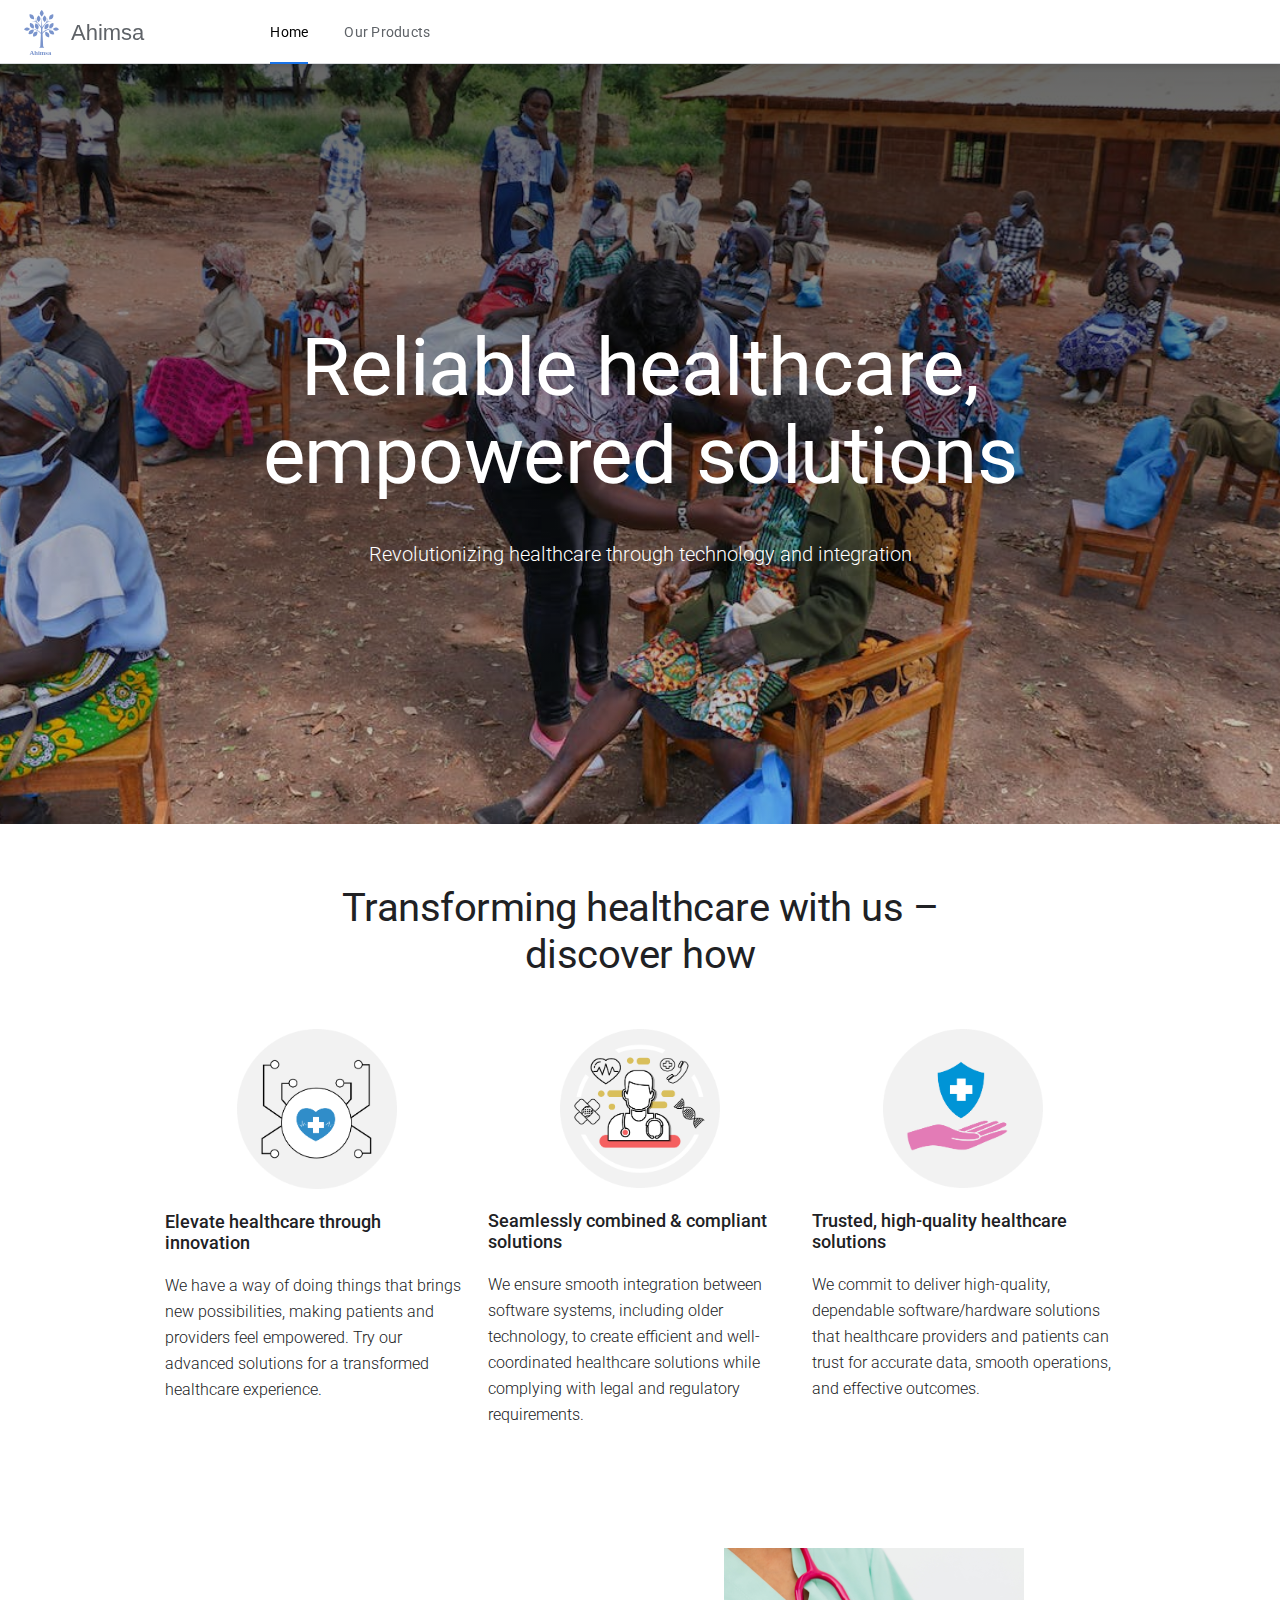
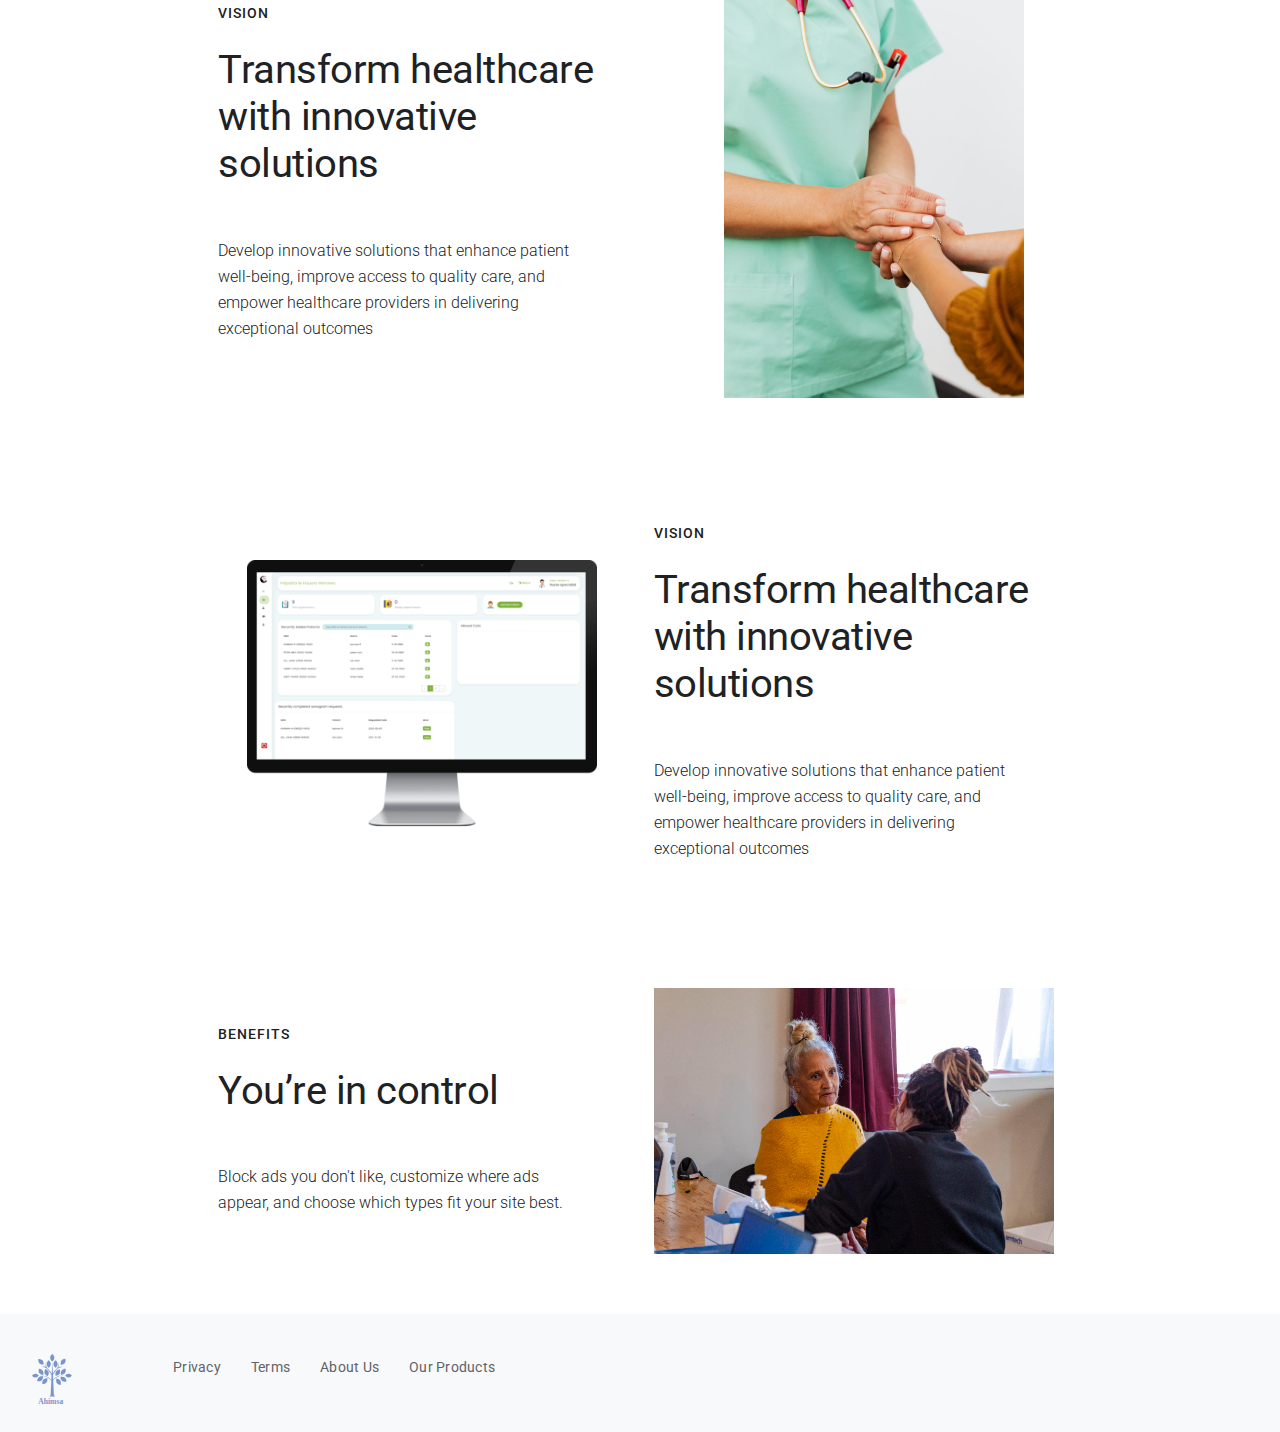
<file: index.html>
<!DOCTYPE html>
<html dir="ltr" lang="en">
  <head>
    <meta charset="utf-8">
    <meta content="initial-scale=1, minimum-scale=1, width=device-width" name="viewport">
    <title>Ahimsa</title>
    <meta property="name" content="">
    
    <link rel="stylesheet" href="https://fonts.googleapis.com/css?family=Roboto:100,300,400,500,700|Google+Sans:400,500|Product+Sans:400&amp;lang=en&amp;display=swap">
    <link href="css/glue.min.css" rel="stylesheet">
    <link href="css/hercules.min.css" rel="stylesheet">
    <script src="js/glue-detect.min.js"></script>
    <link rel="stylesheet" href="css/index.min.css">
  </head>
  <body>
    <div class="hercules-header h-c-header h-c-header--product-marketing-one-tier">
      <div class="h-c-header__bar">
        <div class="h-c-header__hamburger h-c-header__hamburger--first-tier" data-glue-octopus="nav-burger">
          <div class="h-c-header__hamburger-wrapper">
            <button type="button" class="h-js-header__hamburger-link h-c-header__hamburger-link" aria-controls="h-js-header__drawer" aria-expanded="false" title="Open the navigation drawer"><svg aria-label="Navigation" role="img" class="burger-menu" width="24" height="24">
            <use xlink:href="#icon-burger-menu"></use></svg></button>
          </div>
        </div>
        <div class="h-c-header__lockup">
          <div class="h-c-header__company-logo">
            <a href="index.html" class="logo-link" title="Logo">
              <img src="images/logo.svg">
            </a>
          </div>
          <div class="h-c-header__product-logo">
            <a href="index.html" class="h-c-header__product-logo-link"><span class="h-c-header__product-logo-text">Ahimsa</span></a>
          </div>
        </div>
        <nav class="h-c-header__nav">
          <ul class="h-c-header__nav-list" data-glue-octopus="header-nav">
            <li class="h-c-header__nav-li" aria-level="1">
              <a href="" class="h-c-header__nav-li-link h-is-highlighted h-is-active">Home</a>
            </li>
            <li class="h-c-header__nav-li" aria-level="1">
              <a href="product.html" class="h-c-header__nav-li-link" aria-expanded="true">Our Products</a>
            </li>
          </ul>
        </nav>
        
        <div class="h-c-header__bar-underside"></div>
      </div>
      <div id="h-js-header__drawer" class="h-c-header__drawer" tabindex="0" role="navigation" aria-label="Navigation drawer">
        <div class="h-c-header__drawer-content">
          <div class="h-c-header__drawer-bar">
            <div class="h-c-header__drawer-lockup">
              <div class="h-c-header__company-logo">
                
              </div>
              <div class="h-c-header__product-logo">
                <a href="" class="h-c-header__product-logo-link"><span class="h-c-header__product-logo-text">Ahimsa</span></a>
              </div>
            </div>
          </div>
          <nav class="h-c-header__drawer-nav">
            <ul class="h-c-header__drawer-nav-list">
              <li class="h-c-header__drawer-nav-li" aria-level="1">
                <a href="" class="h-c-header__drawer-nav-li-link h-is-highlighted h-is-active" track-action="home" track-category="main nav" track-label="na">Home</a>
              </li>
              <li class="h-c-header__drawer-nav-li" aria-level="1">
                <a href="" class="h-c-header__drawer-nav-li-link" aria-expanded="true" aria-controls="drawer-nested-nav-2" role="link" track-action="/solutions" track-category="main nav" track-label="na">Our Products</a>
              </li>
            </ul>
          </nav>
        </div>
      </div>
      <div id="h-js-header__drawer-backdrop" class="h-c-header__drawer-backdrop"></div>
    </div>
    <main role="main" ng-controller="AnimationsController as animationsCtrl">
      <section class="adsense-hero-container" data-glue-octopus="hero-section">
        <div class="adsense-hero-image-container" data-glue-octopus="home-hero-image">
          <div class="adsense-hero-image hero-img--1989c63310dd0cd7dc7ddf52bcb1facb"></div>
        </div>
        <div class="h-c-grid adsense-hero-content">
          <div class="h-c-grid__col title">
            <h1 class="h-c-headline h-c-headline--one h-u-text-center" data-glue-octopus="home-hero-title">
              Reliable healthcare, empowered solutions
            </h1>
          </div>
          <div class="h-c-grid__col introduction">
            <p class="h-u-text-center" data-glue-octopus="home-hero-subtitle">
              Revolutionizing healthcare through technology and integration
            </p>
          </div>
        </div>
      </section>
      <section class="adsense-section adsense-section-reasons animate-section" data-glue-octopus="reasons-section">
        <div class="h-c-page">
          <h2 class="h-c-headline h-c-headline--two">
            Transforming healthcare with us – discover how
          </h2>
          <div class="h-c-grid">
            <div class="h-c-grid__col h-c-grid__col--4">
              <div class="reason-image animation" id="reason-1"></div><img alt="Elevate  healthcare through innovation" class="reason-image animation-static" src="images/innovation.png" width="160" height="160">
              <h3 class="h-c-headline h-c-headline--three">
                Elevate  healthcare through innovation
              </h3>
              <p data-glue-octopus="home-reason-1-body">
                We have a way of doing things that brings new possibilities, making patients and providers feel empowered. Try our advanced solutions for a transformed healthcare experience.
              </p>
            </div>
            <div class="h-c-grid__col h-c-grid__col--4">
              <div class="reason-image animation" id="reason-2"></div><img alt="Seamlessly combined & compliant solutions" class="reason-image animation-static" src="images/integrated.png" width="160" height="160">
              <h3 class="h-c-headline h-c-headline--three">
                Seamlessly combined & compliant solutions
              </h3>
              <p data-glue-octopus="home-reason-2-body">
                We ensure smooth integration between software systems, including older technology, to create efficient and well-coordinated healthcare solutions while complying with legal and regulatory requirements.
              </p>
            </div>
            <div class="h-c-grid__col h-c-grid__col--4">
              <div class="reason-image animation" id="reason-3"></div><img alt="Trusted, high-quality healthcare solutions" class="reason-image animation-static" src="images/trust.png" width="160" height="160">
              <h3 class="h-c-headline h-c-headline--three">
                Trusted, high-quality healthcare solutions
              </h3>
              <p data-glue-octopus="home-reason-3-body">
                We commit to deliver high-quality, dependable software/hardware solutions that healthcare providers and patients can trust for accurate data, smooth operations, and effective outcomes.
              </p>
            </div>
          </div>
        </div>
      </section>

      
      
        <section class="adsense-section adsense-section-benefits">
          <div class="h-c-page">
            <div class="h-c-grid">
              <div class="h-c-grid__col h-c-grid__col--4 h-c-grid__col--offset-2">
                <p class="adsense-eyebrow">
                  VISION
                </p>
                <h2 class="h-c-headline h-c-headline--two" data-glue-octopus="home-benefit-one-title">
                  Transform healthcare with innovative solutions
                </h2>
                <p data-glue-octopus="home-benefit-one-description">
                  Develop innovative solutions that enhance patient well-being, improve access to quality care, and empower healthcare providers in delivering exceptional outcomes
                </p>
              </div>
              <div class="h-c-grid__col h-c-grid__col--6">
                <div class="benefit-image animation" id="benefit-1"></div><img alt="Benefit 1" class="animation-static benefit1_img" src="images/n0.jpg" width="1256" height="684">
              </div>
            </div>
          </div>
        </section>
        <section class="adsense-section adsense-section-benefits">
          <div class="h-c-page">
            <div class="h-c-grid reverse">
              <div class="h-c-grid__col h-c-grid__col--6 image-left">
                <div class="benefit-image animation" id="benefit-2"></div><img alt="Benefit 2" class="animation-static benefit2_img" src="images/dashboard2.png">
              </div>
              <div class="h-c-grid__col h-c-grid__col--6">
                <p class="adsense-eyebrow">
                  VISION
                </p>
                <h2 class="h-c-headline h-c-headline--two" data-glue-octopus="home-benefit-two-title">
                  Transform healthcare with innovative solutions
                </h2>
                <p data-glue-octopus="home-benefit-two-description">
                  Develop innovative solutions that enhance patient well-being, improve access to quality care, and empower healthcare providers in delivering exceptional outcomes
                </p>
              </div>
            </div>
          </div>
        </section>
        <section class="adsense-section adsense-section-benefits">
          <div class="h-c-page">
            <div class="h-c-grid">
              <div class="h-c-grid__col h-c-grid__col--4 h-c-grid__col--offset-2">
                <p class="adsense-eyebrow">
                  BENEFITS
                </p>
                <h2 class="h-c-headline h-c-headline--two" data-glue-octopus="home-benefit-three-title">
                  You’re in control
                </h2>
                <p data-glue-octopus="home-benefit-three-description">
                  Block ads you don't like, customize where ads appear, and choose which types fit your site best.
                </p>
              </div>
              <div class="h-c-grid__col h-c-grid__col--6">
                <div class="benefit-image animation vertical-animation" id="benefit-3"></div>
                  <img alt="Benefit 3" class="animation-static benefit3_img" src="images/s1.png">
              </div>
            </div>
          </div>
        </section>
      
      
    </main>
    <footer class="h-c-footer h-c-footer--topmargin h-c-footer--standard h-has-social" id="footer-standard">
      <section class="h-c-footer__global">
        <div class="h-c-footer__logo">
          <a href="index.html" class="footer-logo" title="Logo">
            <img src="images/logo.svg">
          </a>
        </div>
        <ul class="h-c-footer__global-links h-no-bullet">
          <li class="h-c-footer__global-links-list-item">
            <a class="h-c-footer__link" href="" target="_blank" rel="noopener noreferrer" track-action="footer link" track-category="footer" track-label="Privacy">Privacy</a>
          </li>
          <li class="h-c-footer__global-links-list-item">
            <a class="h-c-footer__link" href="" target="_blank" rel="noopener noreferrer" track-action="footer link" track-category="footer" track-label="Terms">Terms</a>
          </li>
          <li class="h-c-footer__global-links-list-item">
            <a class="h-c-footer__link" href="" target="_blank" rel="noopener noreferrer" track-action="footer link" track-category="footer" track-label="About">About Us</a>
          </li>
          <li class="h-c-footer__global-links-list-item">
            <a class="h-c-footer__link" href="" target="_blank" rel="noopener noreferrer" track-action="footer link" track-category="footer" track-label="products">Our Products</a>
          </li>
        </ul>
      </section>
    </footer>
    
  </body>
</html>
</file>
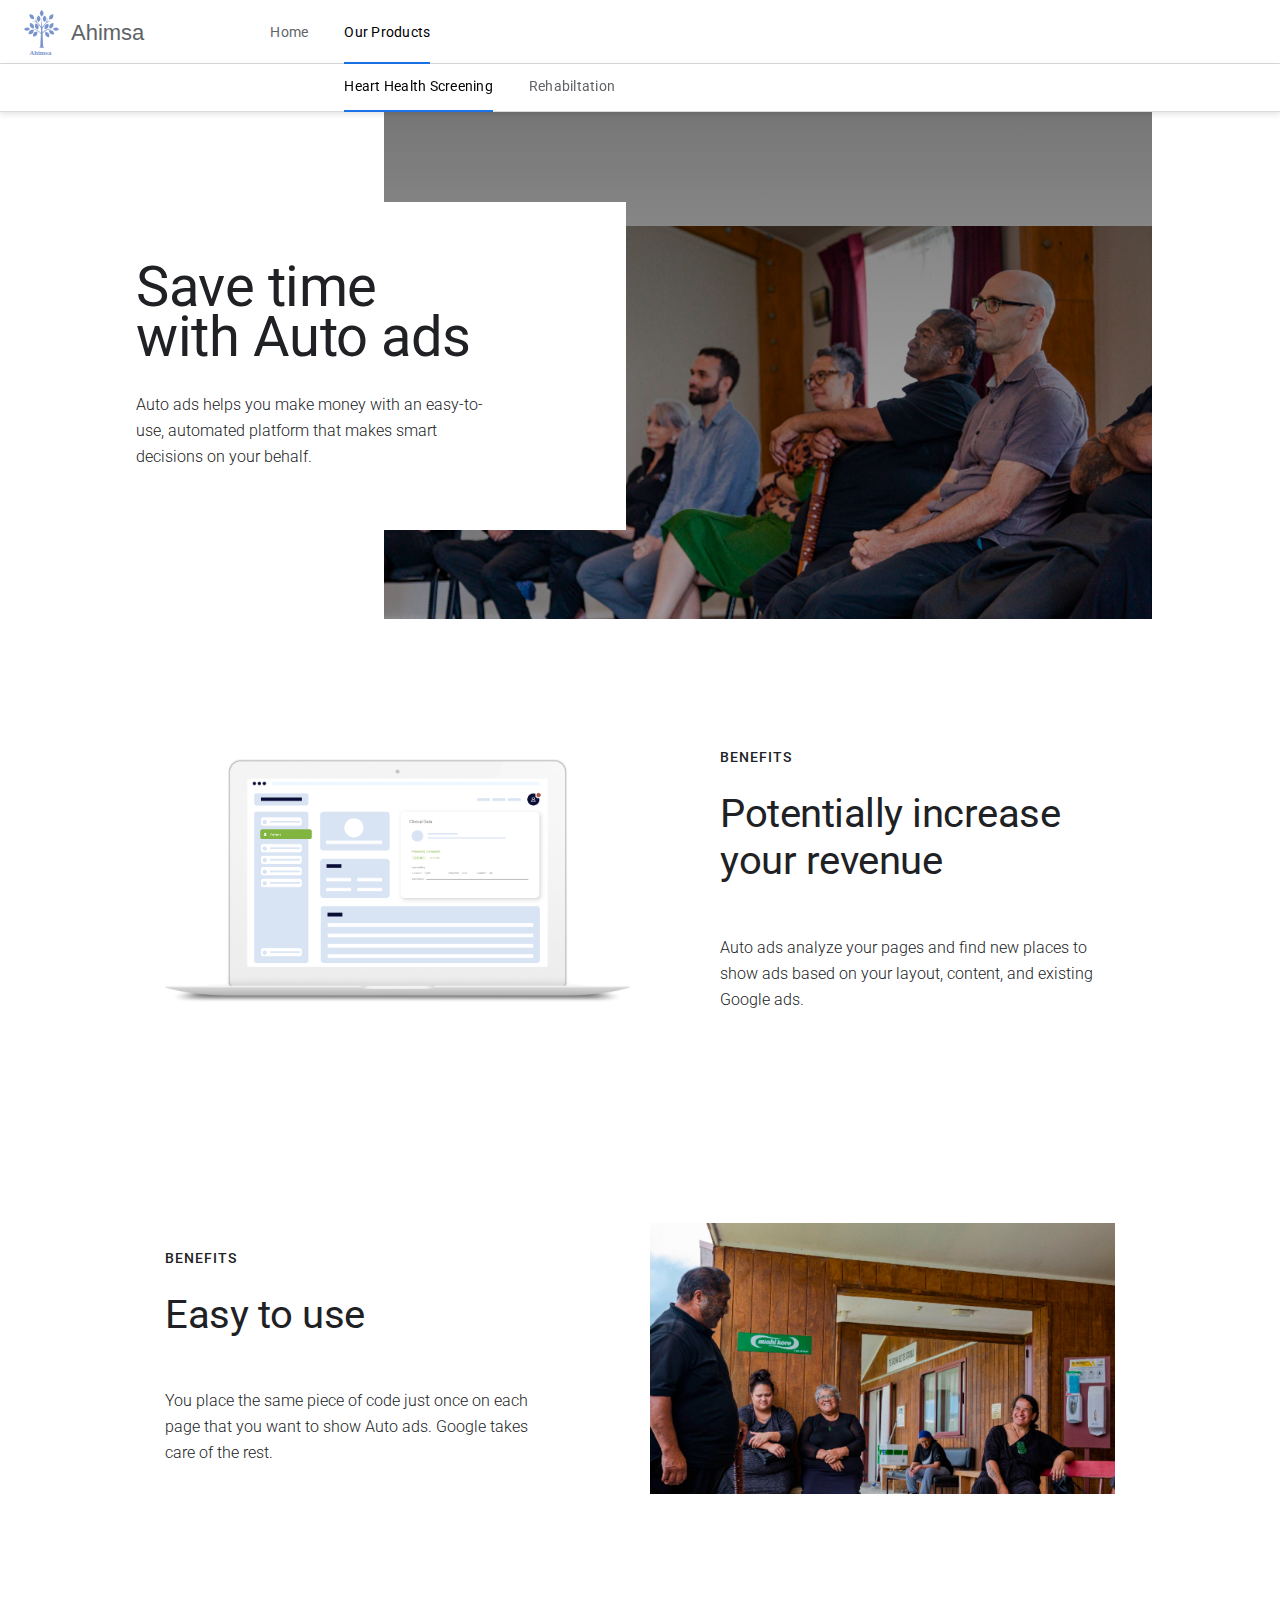
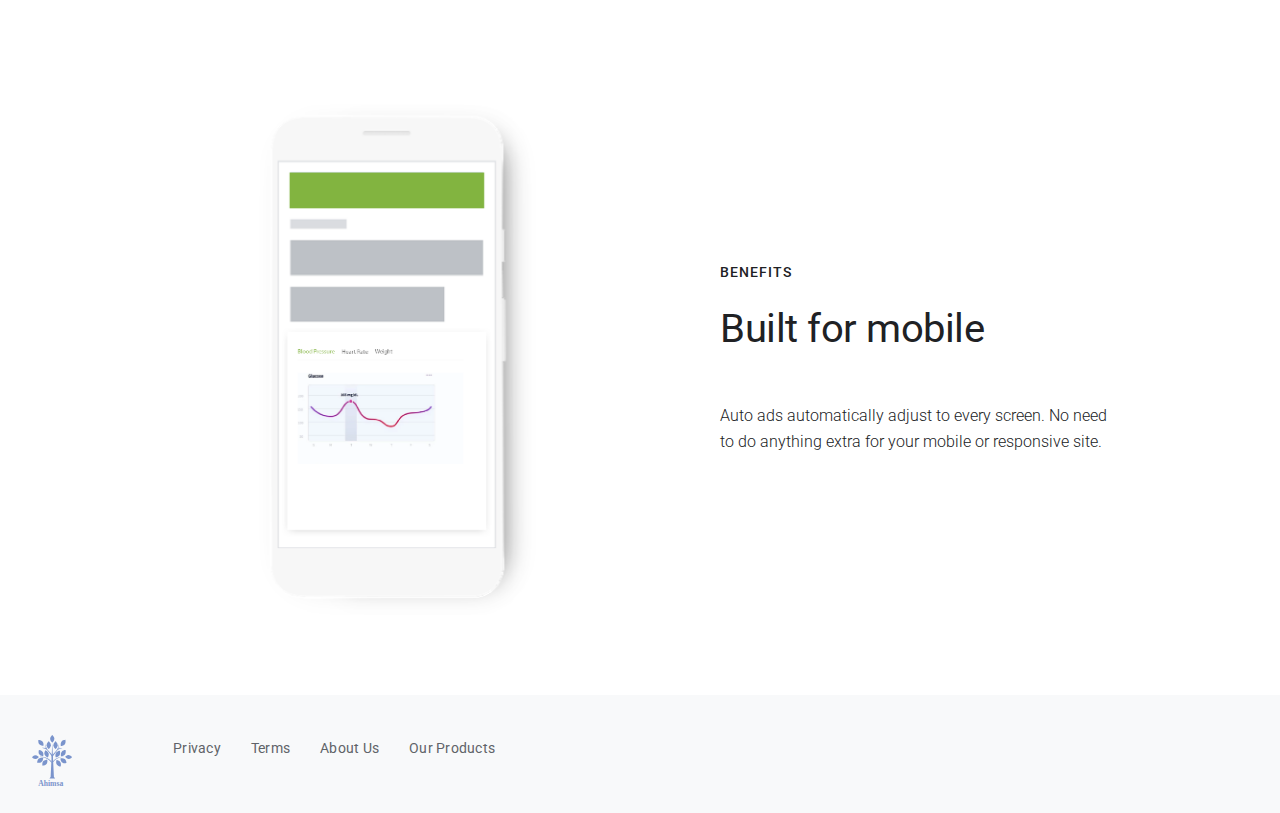
<file: p1.html>
<!DOCTYPE html>
<html dir="ltr" lang="en">
  <head>
    <meta charset="utf-8">
    <meta content="initial-scale=1, minimum-scale=1, width=device-width" name="viewport">
    <title>Ahimsa</title>
    <meta property="name" content="">
    
    <link rel="stylesheet" href="https://fonts.googleapis.com/css?family=Roboto:100,300,400,500,700|Google+Sans:400,500|Product+Sans:400&amp;lang=en&amp;display=swap">
    <link href="css/glue.min.css" rel="stylesheet">
    <link href="css/hercules.min.css" rel="stylesheet">
    <script src="js/glue-detect.min.js"></script>
    <link rel="stylesheet" href="css/index.min.css">
  </head>
  <body>

    <div class="hercules-header h-c-header h-c-header--product-marketing-one-tier h-is-showing-nested-nav">
      <div class="h-c-header__bar">
        <div class="h-c-header__hamburger h-c-header__hamburger--first-tier" data-glue-octopus="nav-burger">
          <div class="h-c-header__hamburger-wrapper">
            <button type="button" class="h-js-header__hamburger-link h-c-header__hamburger-link" aria-controls="h-js-header__drawer" aria-expanded="false" title="Open the navigation drawer"><svg aria-label="Navigation" role="img" class="burger-menu" width="24" height="24">
            <use xlink:href="#icon-burger-menu"></use></svg></button>
          </div>
        </div>
        <div class="h-c-header__lockup">
          <div class="h-c-header__company-logo">
            <a href="index.html" class="logo-link" title="Logo">
              <img src="images/logo.svg">
            </a>
          </div>
          <div class="h-c-header__product-logo">
            <a href="index.html" class="h-c-header__product-logo-link" track-action="link" track-category="main nav" track-label="Home"><span class="h-c-header__product-logo-text">Ahimsa</span></a>
          </div>
        </div>
        <nav class="h-c-header__nav">
          <ul class="h-c-header__nav-list" data-glue-octopus="header-nav">
            <li class="h-c-header__nav-li" aria-level="1">
              <a href="index.html" class="h-c-header__nav-li-link">Home</a>
            </li>
            <li class="h-c-header__nav-li" aria-level="1">
              <a href="product.html" class="h-c-header__nav-li-link h-is-highlighted h-is-active" aria-expanded="true">Our Products</a>
              <ul class="h-c-header__nested-nav-list">
                <li class="h-c-header__nested-nav-li" aria-level="2">
                  <a href="p1.html" class="h-c-header__nested-nav-li-link h-is-highlighted h-is-active">Heart Health Screening</a>
                </li>
                <li class="h-c-header__nested-nav-li" aria-level="2">
                  <a href="p2.html" class="h-c-header__nested-nav-li-link">Rehabiltation</a>
                </li>
              </ul>
            </li>
          </ul>
        </nav>
        
        <div class="h-c-header__bar-underside"></div>
      </div>
      <div id="h-js-header__drawer" class="h-c-header__drawer" tabindex="0" role="navigation" aria-label="Navigation drawer">
        <div class="h-c-header__drawer-content">
          <div class="h-c-header__drawer-bar">
            <div class="h-c-header__drawer-lockup">
              
              <div class="h-c-header__product-logo">
                <a href="index.html" class="h-c-header__product-logo-link">
                  <span class="h-c-header__product-logo-text">Ahimsa</span>
                </a>
              </div>
            </div>
          </div>
          <nav class="h-c-header__drawer-nav">
            <ul class="h-c-header__drawer-nav-list">
              <li class="h-c-header__drawer-nav-li" aria-level="1">
                <a href="index.html" class="h-c-header__drawer-nav-li-link">Home</a>
              </li>
              <li class="h-c-header__drawer-nav-li" aria-level="1">
                <a href="product.html" class="h-c-header__drawer-nav-li-link h-is-highlighted h-is-active" aria-expanded="true" aria-controls="drawer-nested-nav-2" role="link">Our Products</a>
                <ul class="h-c-header__drawer-nested-nav-list" id="drawer-nested-nav-2">
                  <li class="h-c-header__drawer-nested-nav-li" aria-level="2">
                    <a href="p1.html" class="h-c-header__drawer-nested-nav-li-link" aria-expanded="true" role="link">Heart Health Screening</a>
                  </li>
                  <li class="h-c-header__drawer-nested-nav-li" aria-level="2">
                    <a href="p2.html" class="h-c-header__drawer-nested-nav-li-link">Rehabiltation</a>
                  </li>
                </ul>
              </li>
              
            </ul>
          </nav>
        </div>
        
      </div>
      <div id="h-js-header__drawer-backdrop" class="h-c-header__drawer-backdrop"></div>
    </div>
    <main role="main">
      <section class="h-c-page adsense-solution-hero solution-tab-hero-img--4bef25771b4781e5069fa1dc80b05ea4">
        <div class="h-c-grid">
          <div class="h-c-grid__col h-c-grid__col--6">
            <div class="hero-box">
              <h1 class="h-c-headline h-c-headline--one">
                Save time with Auto ads
              </h1>
              <p>
                Auto ads helps you make money with an easy-to-use, automated platform that makes smart decisions on your behalf.
              </p>
            </div>
          </div>
        </div>
      </section>
      <section class="adsense-section adsense-solution-hero_mobile">
        <div class="hero-box">
          <h2 class="h-c-headline">
            Save time with Auto ads
          </h2>
          <p>
            Auto ads helps you make money with an easy-to-use, automated platform that makes smart decisions on your behalf.
          </p>
        </div>
      </section>
      
      <section class="adsense-section adsense-solution-benefit">
        <div class="h-c-page">
          <div class="h-c-grid reverse">
            <div class="h-c-grid__col h-c-grid__col--6">
              <img src="images/dashboard1.png" alt="Potentially increase your revenue" loading="lazy" type="image/png">
            </div>
            <div class="h-c-grid__col h-c-grid__col--6">
              <div class="content">
                <p class="adsense-eyebrow">
                  Benefits
                </p>
                <h2 class="h-c-headline h-c-headline--two">
                  Potentially increase your revenue
                </h2>
                <p>
                  Auto ads analyze your pages and find new places to show ads based on your layout, content, and existing Google ads.
                </p>
              </div>
            </div>
          </div>
        </div>
      </section>
      <section class="adsense-section adsense-solution-benefit">
        <div class="h-c-page">
          <div class="h-c-grid">
            <div class="h-c-grid__col h-c-grid__col--6">
              <div class="content">
                <p class="adsense-eyebrow">
                  Benefits
                </p>
                <h2 class="h-c-headline h-c-headline--two">
                  Easy to use
                </h2>
                <p>
                  You place the same piece of code just once on each page that you want to show Auto ads. Google takes care of the rest.
                </p>
              </div>
            </div>
            <div class="h-c-grid__col h-c-grid__col--6">
              <img src="images/s3.png" alt="Potentially increase your revenue" loading="lazy" type="image/png">
            </div>
          </div>
        </div>
      </section>
      <section class="adsense-section adsense-solution-benefit">
        <div class="h-c-page">
          <div class="h-c-grid reverse">
            <div class="h-c-grid__col h-c-grid__col--6">
              
              <img src="images/patient-list.png" alt="Patient" type="image/webp" width="277" height="512">
            </div>
            <div class="h-c-grid__col h-c-grid__col--6">
              <div class="content">
                <p class="adsense-eyebrow">
                  Benefits
                </p>
                <h2 class="h-c-headline h-c-headline--two">
                  Built for mobile
                </h2>
                <p>
                  Auto ads automatically adjust to every screen. No need to do anything extra for your mobile or responsive site.
                </p>
              </div>
            </div>
          </div>
        </div>
      </section>
    </main>

    <footer class="h-c-footer h-c-footer--topmargin h-c-footer--standard h-has-social" id="footer-standard">
      <section class="h-c-footer__global">
        <div class="h-c-footer__logo">
          <a href="index.html" class="footer-logo" title="Logo">
            <img src="images/logo.svg">
          </a>
        </div>
        <ul class="h-c-footer__global-links h-no-bullet">
          <li class="h-c-footer__global-links-list-item">
            <a class="h-c-footer__link" href="" target="_blank" rel="noopener noreferrer" track-action="footer link" track-category="footer" track-label="Privacy">Privacy</a>
          </li>
          <li class="h-c-footer__global-links-list-item">
            <a class="h-c-footer__link" href="" target="_blank" rel="noopener noreferrer" track-action="footer link" track-category="footer" track-label="Terms">Terms</a>
          </li>
          <li class="h-c-footer__global-links-list-item">
            <a class="h-c-footer__link" href="" target="_blank" rel="noopener noreferrer" track-action="footer link" track-category="footer" track-label="About">About Us</a>
          </li>
          <li class="h-c-footer__global-links-list-item">
            <a class="h-c-footer__link" href="" target="_blank" rel="noopener noreferrer" track-action="footer link" track-category="footer" track-label="products">Our Products</a>
          </li>
        </ul>
      </section>
    </footer>
    
  </body>
</html>
</file>
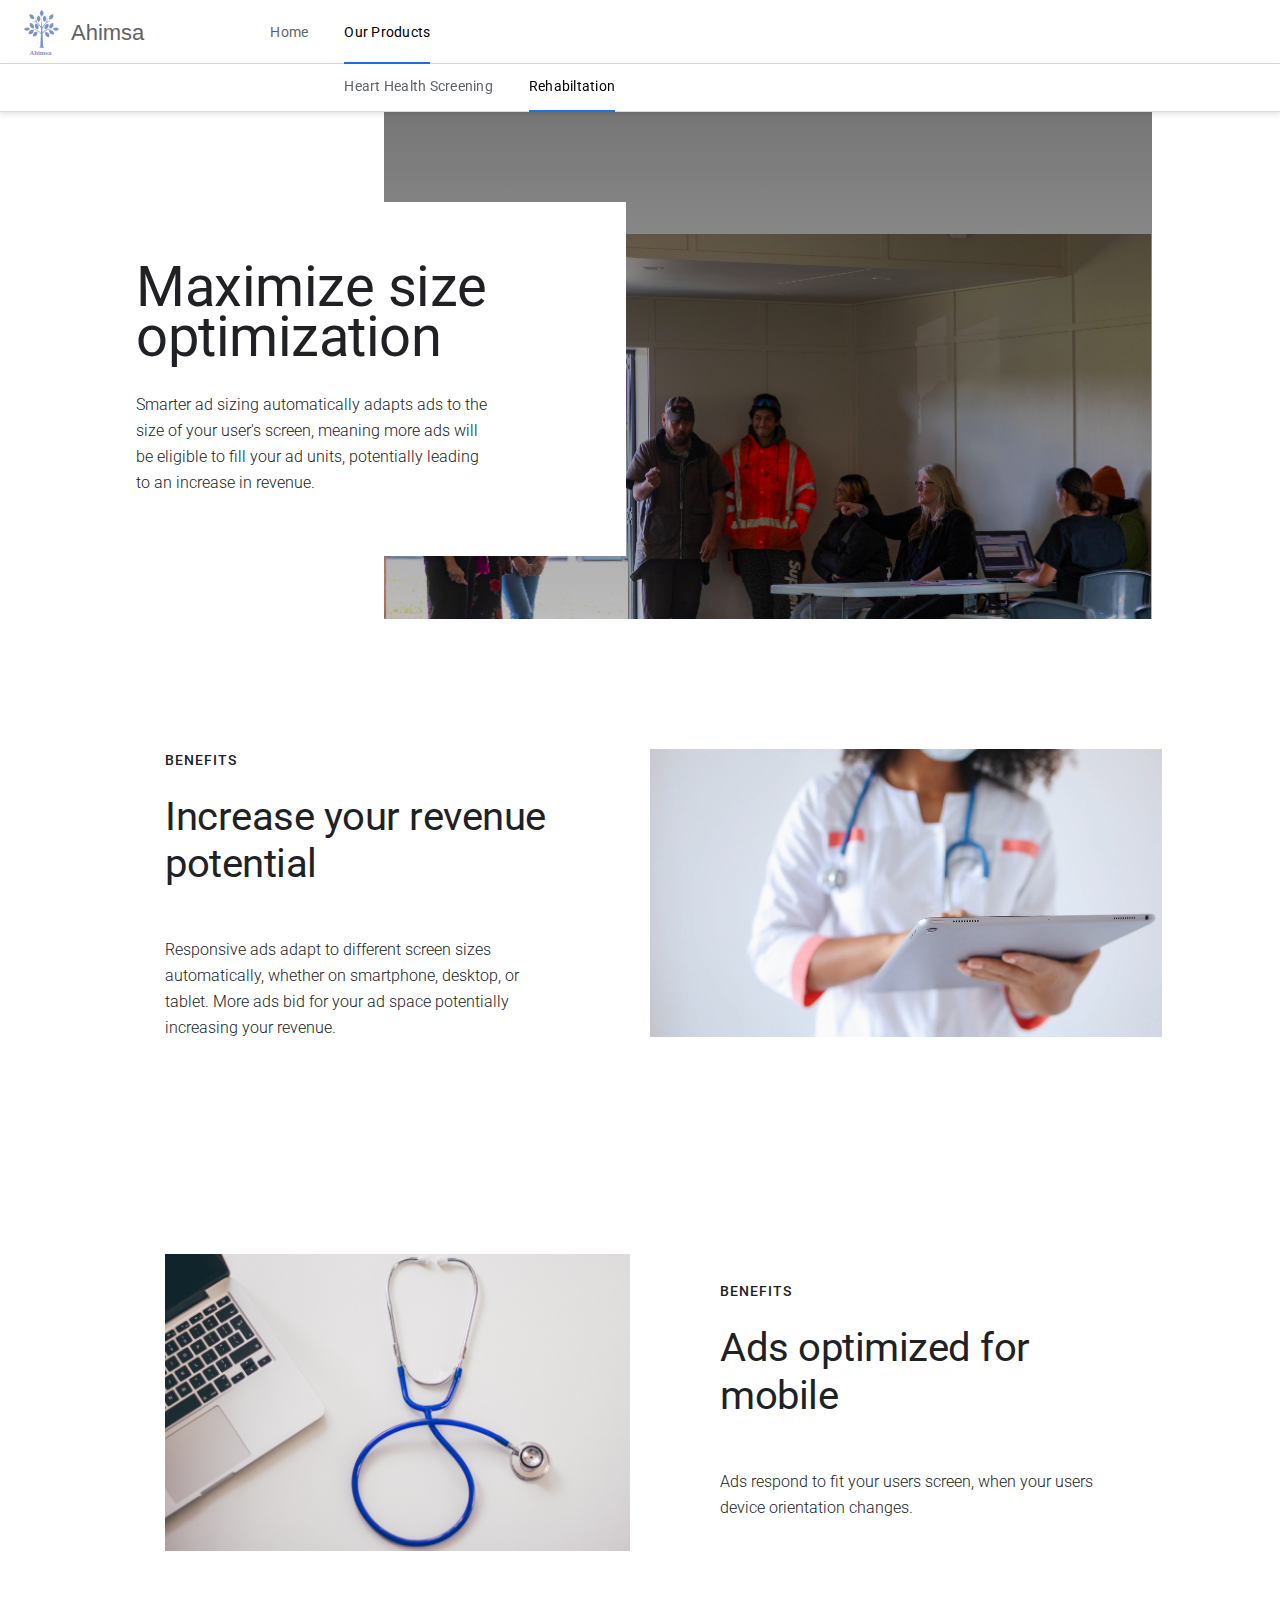
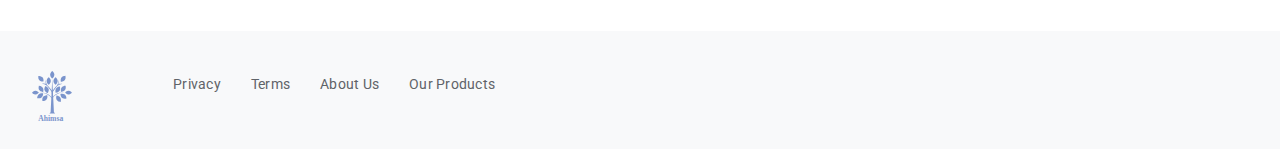
<file: p2.html>
<!DOCTYPE html>
<html dir="ltr" lang="en">
  <head>
    <meta charset="utf-8">
    <meta content="initial-scale=1, minimum-scale=1, width=device-width" name="viewport">
    <title>Ahimsa</title>
    <meta property="name" content="">
    
    <link rel="stylesheet" href="https://fonts.googleapis.com/css?family=Roboto:100,300,400,500,700|Google+Sans:400,500|Product+Sans:400&amp;lang=en&amp;display=swap">
    <link href="css/glue.min.css" rel="stylesheet">
    <link href="css/hercules.min.css" rel="stylesheet">
    <script src="js/glue-detect.min.js"></script>
    <link rel="stylesheet" href="css/index.min.css">
  </head>
  <body>

    <div class="hercules-header h-c-header h-c-header--product-marketing-one-tier h-is-showing-nested-nav">
      <div class="h-c-header__bar">
        <div class="h-c-header__hamburger h-c-header__hamburger--first-tier" data-glue-octopus="nav-burger">
          <div class="h-c-header__hamburger-wrapper">
            <button type="button" class="h-js-header__hamburger-link h-c-header__hamburger-link" aria-controls="h-js-header__drawer" aria-expanded="false" title="Open the navigation drawer"><svg aria-label="Navigation" role="img" class="burger-menu" width="24" height="24">
            <use xlink:href="#icon-burger-menu"></use></svg></button>
          </div>
        </div>
        <div class="h-c-header__lockup">
          <div class="h-c-header__company-logo">
            <a href="index.html" class="logo-link" title="Logo">
              <img src="images/logo.svg">
            </a>
          </div>
          <div class="h-c-header__product-logo">
            <a href="index.html" class="h-c-header__product-logo-link" track-action="link" track-category="main nav" track-label="Home"><span class="h-c-header__product-logo-text">Ahimsa</span></a>
          </div>
        </div>
        <nav class="h-c-header__nav">
          <ul class="h-c-header__nav-list" data-glue-octopus="header-nav">
            <li class="h-c-header__nav-li" aria-level="1">
              <a href="index.html" class="h-c-header__nav-li-link">Home</a>
            </li>
            <li class="h-c-header__nav-li" aria-level="1">
              <a href="product.html" class="h-c-header__nav-li-link h-is-highlighted h-is-active" aria-expanded="true">Our Products</a>
              <ul class="h-c-header__nested-nav-list">
                <li class="h-c-header__nested-nav-li" aria-level="2">
                  <a href="p1.html" class="h-c-header__nested-nav-li-link">Heart Health Screening</a>
                </li>
                <li class="h-c-header__nested-nav-li" aria-level="2">
                  <a href="p2.html" class="h-c-header__nested-nav-li-link h-is-highlighted h-is-active">Rehabiltation</a>
                </li>
              </ul>
            </li>
          </ul>
        </nav>
        
        <div class="h-c-header__bar-underside"></div>
      </div>
      <div id="h-js-header__drawer" class="h-c-header__drawer" tabindex="0" role="navigation" aria-label="Navigation drawer">
        <div class="h-c-header__drawer-content">
          <div class="h-c-header__drawer-bar">
            <div class="h-c-header__drawer-lockup">
              
              <div class="h-c-header__product-logo">
                <a href="index.html" class="h-c-header__product-logo-link">
                  <span class="h-c-header__product-logo-text">Ahimsa</span>
                </a>
              </div>
            </div>
          </div>
          <nav class="h-c-header__drawer-nav">
            <ul class="h-c-header__drawer-nav-list">
              <li class="h-c-header__drawer-nav-li" aria-level="1">
                <a href="index.html" class="h-c-header__drawer-nav-li-link">Home</a>
              </li>
              <li class="h-c-header__drawer-nav-li" aria-level="1">
                <a href="product.html" class="h-c-header__drawer-nav-li-link h-is-highlighted h-is-active" aria-expanded="true" aria-controls="drawer-nested-nav-2" role="link">Our Products</a>
                <ul class="h-c-header__drawer-nested-nav-list" id="drawer-nested-nav-2">
                  <li class="h-c-header__drawer-nested-nav-li" aria-level="2">
                    <a href="p1.html" class="h-c-header__drawer-nested-nav-li-link" aria-expanded="true" role="link">Heart Health Screening</a>
                  </li>
                  <li class="h-c-header__drawer-nested-nav-li" aria-level="2">
                    <a href="p2.html" class="h-c-header__drawer-nested-nav-li-link">Rehabiltation</a>
                  </li>
                </ul>
              </li>
              
            </ul>
          </nav>
        </div>
        
      </div>
      <div id="h-js-header__drawer-backdrop" class="h-c-header__drawer-backdrop"></div>
    </div>
    <main role="main">
      <section class="h-c-page adsense-solution-hero solution-tab-hero-img--52f23508a6e1e25affeea140484aa646">
        <div class="h-c-grid">
          <div class="h-c-grid__col h-c-grid__col--6">
            <div class="hero-box">
              <h1 class="h-c-headline h-c-headline--one">
                Maximize size optimization
              </h1>
              <p>
                Smarter ad sizing automatically adapts ads to the size of your user's screen, meaning more ads will be eligible to fill your ad units, potentially leading to an increase in revenue.
              </p>
            </div>
          </div>
        </div>
      </section>
      <section class="adsense-section adsense-solution-hero_mobile">
        <div class="hero-box">
          <h2 class="h-c-headline">
            Maximize size optimization
          </h2>
          <p>
            Smarter ad sizing automatically adapts ads to the size of your user's screen, meaning more ads will be eligible to fill your ad units, potentially leading to an increase in revenue.
          </p>
        </div>
      </section>
      <section class="adsense-section adsense-solution-benefit">
        <div class="h-c-page">
          <div class="h-c-grid">
            <div class="h-c-grid__col h-c-grid__col--6">
              <div class="content">
                <p class="adsense-eyebrow">
                  Benefits
                </p>
                <h2 class="h-c-headline h-c-headline--two">
                  Increase your revenue potential
                </h2>
                <p>
                  Responsive ads adapt to different screen sizes automatically, whether on smartphone, desktop, or tablet. More ads bid for your ad space potentially increasing your revenue.
                </p>
              </div>
            </div>
            <div class="h-c-grid__col h-c-grid__col--6">
              <video width="512" src="images/n2.mp4" type="video/mp4" frameborder="0" autoplay loop muted></video>
            </div>
          </div>
        </div>
      </section>
      <section class="adsense-section adsense-solution-benefit">
        <div class="h-c-page">
          <div class="h-c-grid reverse">
            <div class="h-c-grid__col h-c-grid__col--6">
              <img src="images/digital_health.jpg" alt="Ads optimized for mobile" loading="lazy" type="image/webp" width="512" height="326">
            </div>
            <div class="h-c-grid__col h-c-grid__col--6">
              <div class="content">
                <p class="adsense-eyebrow">
                  Benefits
                </p>
                <h2 class="h-c-headline h-c-headline--two">
                  Ads optimized for mobile
                </h2>
                <p>
                  Ads respond to fit your users screen, when your users device orientation changes.
                </p>
              </div>
            </div>
          </div>
        </div>
      </section>
    </main>

    <footer class="h-c-footer h-c-footer--topmargin h-c-footer--standard h-has-social" id="footer-standard">
      <section class="h-c-footer__global">
        <div class="h-c-footer__logo">
          <a href="index.html" class="footer-logo" title="Logo">
            <img src="images/logo.svg">
          </a>
        </div>
        <ul class="h-c-footer__global-links h-no-bullet">
          <li class="h-c-footer__global-links-list-item">
            <a class="h-c-footer__link" href="" target="_blank" rel="noopener noreferrer" track-action="footer link" track-category="footer" track-label="Privacy">Privacy</a>
          </li>
          <li class="h-c-footer__global-links-list-item">
            <a class="h-c-footer__link" href="" target="_blank" rel="noopener noreferrer" track-action="footer link" track-category="footer" track-label="Terms">Terms</a>
          </li>
          <li class="h-c-footer__global-links-list-item">
            <a class="h-c-footer__link" href="" target="_blank" rel="noopener noreferrer" track-action="footer link" track-category="footer" track-label="About">About Us</a>
          </li>
          <li class="h-c-footer__global-links-list-item">
            <a class="h-c-footer__link" href="" target="_blank" rel="noopener noreferrer" track-action="footer link" track-category="footer" track-label="products">Our Products</a>
          </li>
        </ul>
      </section>
    </footer>
    
  </body>
</html>
</file>
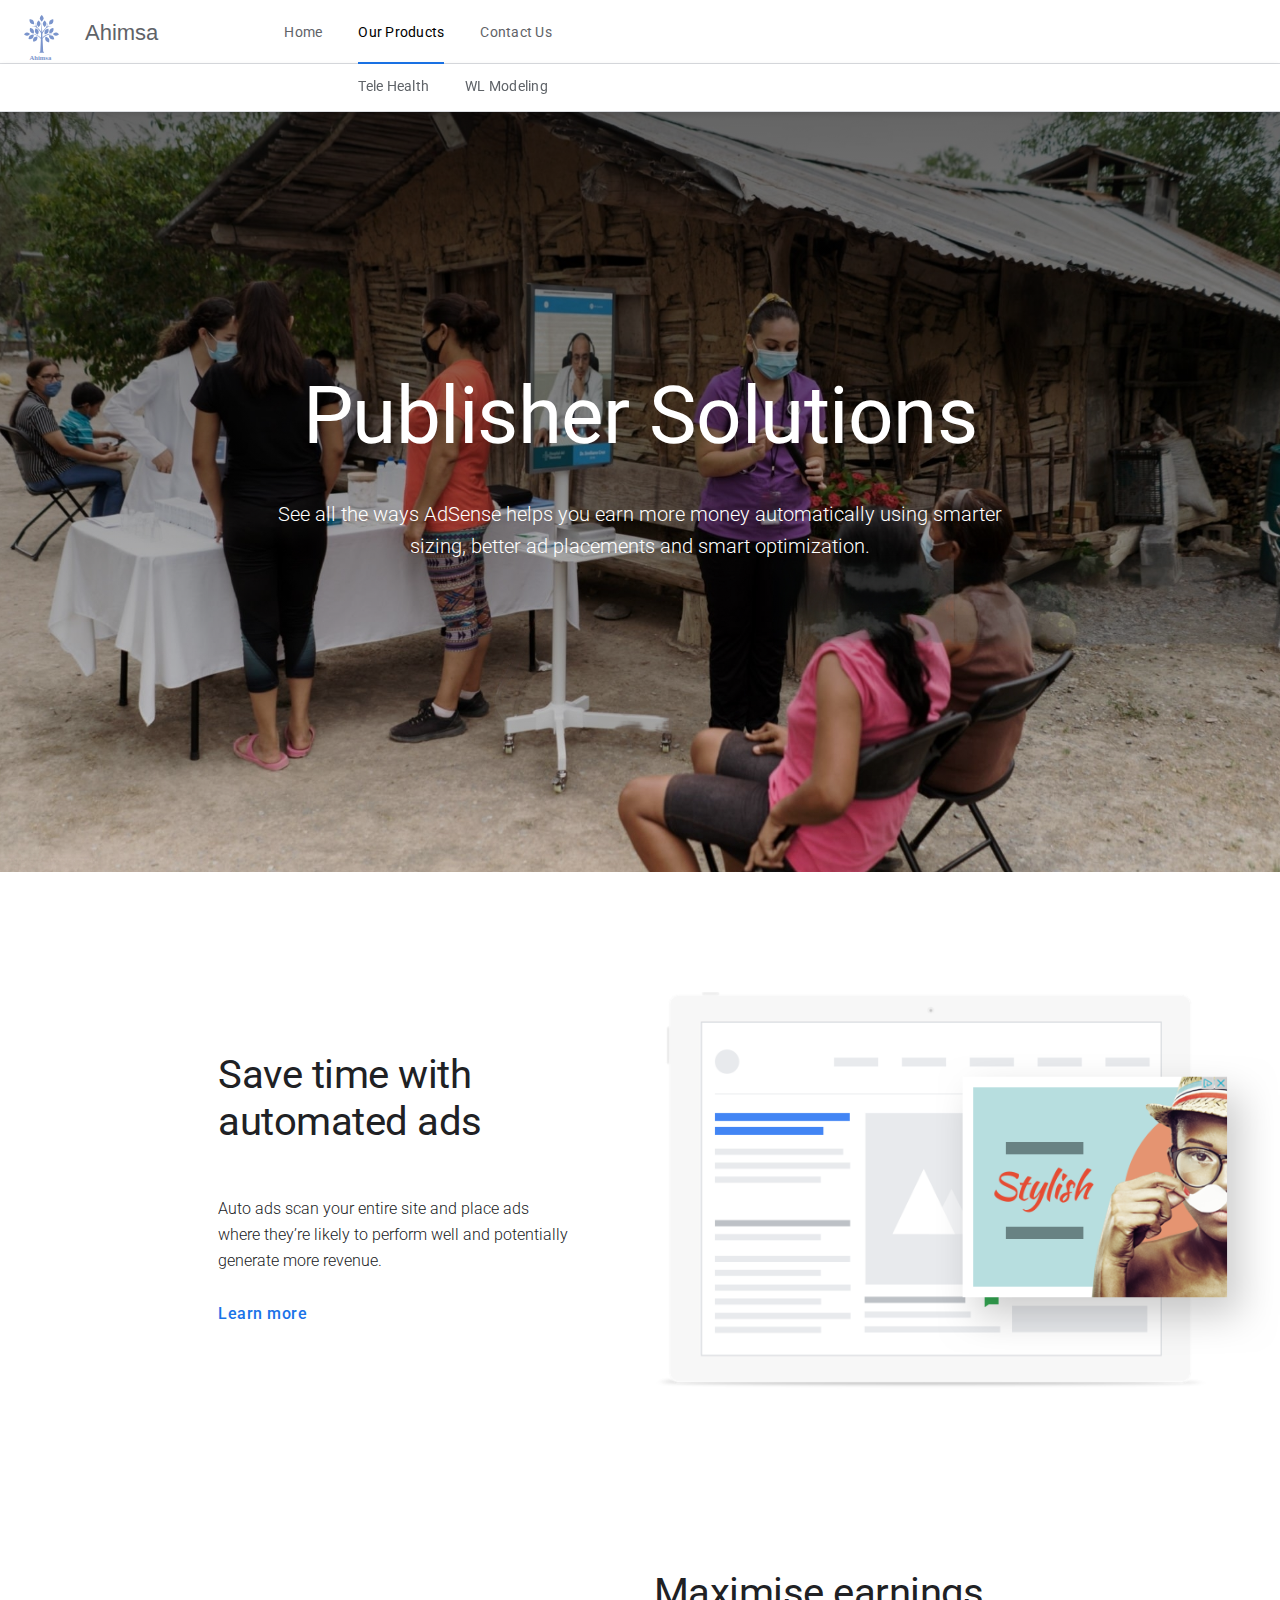
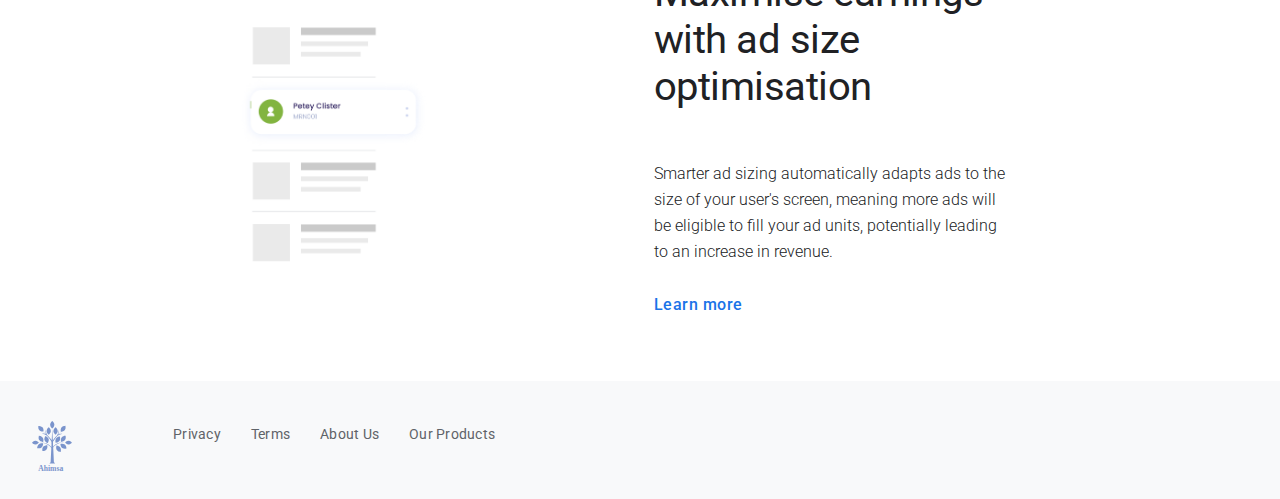
<file: product.html>
<!DOCTYPE html>
<html dir="ltr" lang="en">
  <head>
    <meta charset="utf-8">
    <meta content="initial-scale=1, minimum-scale=1, width=device-width" name="viewport">
    <title>Ahimsa</title>
    <meta property="name" content="">
    
    <link rel="stylesheet" href="https://fonts.googleapis.com/css?family=Roboto:100,300,400,500,700|Google+Sans:400,500|Product+Sans:400&amp;lang=en&amp;display=swap">
    <link href="css/glue.min.css" rel="stylesheet">
    <link href="css/hercules.min.css" rel="stylesheet">
    <script src="js/glue-detect.min.js"></script>
    <link rel="stylesheet" href="css/index.min.css">
 
    <style>
    .solutions-hero-img--c39c6917b733b1668d16e76390204e37 {
      background-image: url(images/banner.jpeg);
      background: linear-gradient(rgba(0, 0, 0, .6),rgba(0, 0, 0, .1)),url("images/banner.jpeg") 50% / cover fixed;
    }
    .logo-link img {
    margin-right: 20px;
    margin-top: 5px;
    width: 35px;
}
.solution2_img{
      width: 200px;
    transform: translate(234px, 0px);
}
.footer-logo img{
  width:40px;
}
    </style>
  </head>
  <body>

    <div class="hercules-header h-c-header h-c-header--product-marketing-one-tier h-is-showing-nested-nav">
      <div class="h-c-header__bar">
        <div class="h-c-header__hamburger h-c-header__hamburger--first-tier" data-glue-octopus="nav-burger">
          <div class="h-c-header__hamburger-wrapper">
            <button type="button" class="h-js-header__hamburger-link h-c-header__hamburger-link" aria-controls="h-js-header__drawer" aria-expanded="false" title="Open the navigation drawer"><svg aria-label="Navigation" role="img" class="burger-menu" width="24" height="24">
            <use xlink:href="#icon-burger-menu"></use></svg></button>
          </div>
        </div>
        <div class="h-c-header__lockup">
          <div class="h-c-header__company-logo">
            <a href="index.html" class="logo-link" title="Logo">
              <img src="images/logo.svg">
            </a>
          </div>
          <div class="h-c-header__product-logo">
            <a href="index.html" class="h-c-header__product-logo-link" track-action="link" track-category="main nav" track-label="Home"><span class="h-c-header__product-logo-text">Ahimsa</span></a>
          </div>
        </div>
        <nav class="h-c-header__nav">
          <ul class="h-c-header__nav-list" data-glue-octopus="header-nav">
            <li class="h-c-header__nav-li" aria-level="1">
              <a href="index.html" class="h-c-header__nav-li-link">Home</a>
            </li>
            <li class="h-c-header__nav-li" aria-level="1">
              <a href="product.html" class="h-c-header__nav-li-link h-is-highlighted h-is-active" aria-expanded="true">Our Products</a>
              <ul class="h-c-header__nested-nav-list">
                <li class="h-c-header__nested-nav-li" aria-level="2">
                  <a href="#" class="h-c-header__nested-nav-li-link">Tele Health</a>
                </li>
                <li class="h-c-header__nested-nav-li" aria-level="2">
                  <a href="#" class="h-c-header__nested-nav-li-link">WL Modeling</a>
                </li>
              </ul>
            </li>
            <li class="h-c-header__nav-li" aria-level="1">
              <a href="#" class="h-c-header__nav-li-link">Contact Us</a>
            </li>
            
          </ul>
        </nav>
        
        <div class="h-c-header__bar-underside"></div>
      </div>
      <div id="h-js-header__drawer" class="h-c-header__drawer" tabindex="0" role="navigation" aria-label="Navigation drawer">
        <div class="h-c-header__drawer-content">
          <div class="h-c-header__drawer-bar">
            <div class="h-c-header__drawer-lockup">
              
              <div class="h-c-header__product-logo">
                <a href="index.html" class="h-c-header__product-logo-link">
                  <span class="h-c-header__product-logo-text">Ahimsa</span>
                </a>
              </div>
            </div>
          </div>
          <nav class="h-c-header__drawer-nav">
            <ul class="h-c-header__drawer-nav-list">
              <li class="h-c-header__drawer-nav-li" aria-level="1">
                <a href="index.html" class="h-c-header__drawer-nav-li-link">Home</a>
              </li>
              <li class="h-c-header__drawer-nav-li" aria-level="1">
                <a href="product.html" class="h-c-header__drawer-nav-li-link h-is-highlighted h-is-active" aria-expanded="true" aria-controls="drawer-nested-nav-2" role="link">Our Products</a>
                <ul class="h-c-header__drawer-nested-nav-list" id="drawer-nested-nav-2">
                  <li class="h-c-header__drawer-nested-nav-li" aria-level="2">
                    <a href="" class="h-c-header__drawer-nested-nav-li-link" aria-expanded="true" role="link">Tele Health</a>
                  </li>
                  <li class="h-c-header__drawer-nested-nav-li" aria-level="2">
                    <a href="p2.html" class="h-c-header__drawer-nested-nav-li-link">WL Modeling</a>
                  </li>
                </ul>
              </li>
              <li class="h-c-header__drawer-nav-li" aria-level="1">
                <a href="contact.html" class="h-c-header__drawer-nav-li-link">Contact Us</a>
              </li>
              
            </ul>
          </nav>
        </div>
        
      </div>
      <div id="h-js-header__drawer-backdrop" class="h-c-header__drawer-backdrop"></div>
    </div>
    <main role="main" ng-controller="AnimationsController as animationsCtrl">
      <section class="adsense-hero-container">
        <div class="h-c-page adsense-hero-image solutions-hero-img--c39c6917b733b1668d16e76390204e37"></div>
        <div class="h-c-grid adsense-hero-content">
          <div class="h-c-grid__col title">
            <h1 class="h-c-headline h-c-headline--one h-u-text-center">
              Publisher Solutions
            </h1>
            <p></p>
          </div>
          <div class="h-c-grid__col introduction">
            <p class="h-u-text-center">
              See all the ways AdSense helps you earn more money automatically using smarter sizing, better ad placements and smart optimization.
            </p>
          </div>
        </div>
      </section>
      <section class="adsense-section adsense-section-solutions animate-section">
        <div class="h-c-page">
          <div class="h-c-grid">
            <div class="h-c-grid__col h-c-grid__col--4 h-c-grid__col--offset-2">
              <h2 class="h-c-headline h-c-headline--two">
                Save time with automated ads
              </h2>
              <p>
                Auto ads scan your entire site and place ads where they’re likely to perform well and potentially generate more revenue.
              </p><a class="solution-link h-c-link" href=""><span class="text">Learn more</span></a>
            </div>
            <div class="h-c-grid__col h-c-grid__col--6">
              <div class="solution-image animation" id="solution-1"></div>
              <img class="solution-image animation-static" src="images/solution-1_1x.png" type="image/png">
            </div>
          </div>
        </div>
      </section>
      <section class="adsense-section adsense-section-solutions animate-section">
        <div class="h-c-page">
          <div class="h-c-grid reverse">
            <div class="h-c-grid__col h-c-grid__col--6 image-left">
              <div class="solution-image animation vertical-animation" id="solution-2"></div>
              <img class="solution-image animation-static solution2_img" src="images/img_2.png" alt="Solution 2" type="image/png">
            </div>
            <div class="h-c-grid__col h-c-grid__col--6">
              <h2 class="h-c-headline h-c-headline--two">
                Maximise earnings with ad size optimisation
              </h2>
              <p>
                Smarter ad sizing automatically adapts ads to the size of your user's screen, meaning more ads will be eligible to fill your ad units, potentially leading to an increase in revenue.
              </p><a class="solution-link h-c-link" href=""><span class="text">Learn more</span></a>
            </div>
          </div>
        </div>
      </section>
    </main>
    <footer class="h-c-footer h-c-footer--topmargin h-c-footer--standard h-has-social" id="footer-standard">
      <section class="h-c-footer__global">
        <div class="h-c-footer__logo">
          <a href="index.html" class="footer-logo" title="Logo">
            <img src="images/logo.svg">
          </a>
        </div>
        <ul class="h-c-footer__global-links h-no-bullet">
          <li class="h-c-footer__global-links-list-item">
            <a class="h-c-footer__link" href="" target="_blank" rel="noopener noreferrer" track-action="footer link" track-category="footer" track-label="Privacy">Privacy</a>
          </li>
          <li class="h-c-footer__global-links-list-item">
            <a class="h-c-footer__link" href="" target="_blank" rel="noopener noreferrer" track-action="footer link" track-category="footer" track-label="Terms">Terms</a>
          </li>
          <li class="h-c-footer__global-links-list-item">
            <a class="h-c-footer__link" href="" target="_blank" rel="noopener noreferrer" track-action="footer link" track-category="footer" track-label="About">About Us</a>
          </li>
          <li class="h-c-footer__global-links-list-item">
            <a class="h-c-footer__link" href="" target="_blank" rel="noopener noreferrer" track-action="footer link" track-category="footer" track-label="products">Our Products</a>
          </li>
        </ul>
      </section>
    </footer>
    
  </body>
</html>
</file>
<file: css/glue.min.css>
.glue-component-not-ready{visibility:hidden}.glue-component-ready{visibility:visible}.google .glue-component-not-ready,.no-js .glue-component-not-ready{visibility:visible}[data-glue-show]{display:none}.glue-is-shown[data-glue-show]{display:block}@-webkit-keyframes glue-show-fade-in{from{opacity:0}to{opacity:1}}@keyframes glue-show-fade-in{from{opacity:0}to{opacity:1}}@-webkit-keyframes glue-show-fade-out{from{opacity:1}to{opacity:0}}@keyframes glue-show-fade-out{from{opacity:1}to{opacity:0}}.glue-is-shown.glue-is-shown-fx-fade-in[data-glue-show]{-webkit-animation:glue-show-fade-in .5s;animation:glue-show-fade-in .5s}.glue-is-show-remove.glue-is-shown-fx-fade-out[data-glue-show]{display:block;-webkit-animation:glue-show-fade-out .5s;animation:glue-show-fade-out .5s}.glue-app-supported [glue-modal],.glue-app-supported [data-glue-modal],.glue-app-supported .glue-c-modal,.glue-app-supported .glue-c-modal__overlay,.glue-app-ready [glue-modal],.glue-app-ready [data-glue-modal],.glue-app-ready .glue-c-modal,.glue-app-ready .glue-c-modal__overlay{display:none}.glue-app-supported body.glue-is-showing-modal,.glue-app-ready body.glue-is-showing-modal{overflow:hidden}.glue-app-ready .glue-c-modal{display:block}.glue-app-ready .glue-c-modal__overlay{background:#e0e0e0;background:rgba(224,224,224,0.75);bottom:0;left:0;position:fixed;right:0;top:0;z-index:9999}.glue-app-ready .glue-c-modal__overlay.glue-is-shown{display:block}.glue-app-ready .glue-c-modal__dialog{background:#fff;bottom:0;height:100%;position:relative;left:0;margin:auto;right:0;top:0;width:100%}.glue-app-ready .glue-c-modal__dialog.glue-is-shown{display:block}.glue-app-ready .glue-c-modal__dialog *,.glue-app-ready .glue-c-modal__dialog *:before,.glue-app-ready .glue-c-modal__dialog *:after{box-sizing:border-box}.glue-app-ready .glue-c-modal__close{background:#fff;border:none;cursor:pointer;position:absolute;right:0;top:0}.glue-app-ready .glue-c-modal__content{padding:15px;height:100%;overflow:auto}.glue-app-ready .glue-c-modal__content img,.glue-app-ready .glue-c-modal__content iframe{max-width:100%}.glue-o-pagination__pages,.glue-c-tabset__panel-container{display:none;list-style-type:none;margin:0}.glue-is-ready.glue-o-pagination__pages,.glue-is-ready.glue-c-tabset__panel-container{display:block;margin:inherit}.glue-o-pagination__page{display:none}.glue-is-shown.glue-o-pagination__page{display:block}.glue-o-pagination__page-list{display:inline-block;list-style-type:none;margin:0;padding:0}.glue-o-pagination__page-list-button-container{display:inline-block}.glue-c-carousel__page-list .glue-o-pagination__button,.glue-c-carousel__button-container .glue-o-pagination__button{background-color:#fff;border-radius:2px;border:solid 1px #ccc;cursor:pointer;padding:.5em 1em}.glue-c-carousel__page-list .glue-o-pagination__button:focus,.glue-c-carousel__button-container .glue-o-pagination__button:focus{background-color:#eee}.glue-c-carousel__page-list [aria-selected=true].glue-o-pagination__button,.glue-c-carousel__button-container [aria-selected=true].glue-o-pagination__button{background-color:#ddd}.glue-c-carousel__button-container,.glue-c-tabset__tab{display:inline-block;margin:0.2rem 1rem 0.2rem 0}.glue-c-carousel__button-container.glue-pagination-teleport{margin:0}.glue-c-carousel__page-list{border:solid 1px #ccc;border-radius:2px;display:inline-block;margin:0.2rem 1rem 0.2rem 0;padding:0}.glue-c-carousel__page-list .glue-o-pagination__page-list-button-container.ng-hide+.glue-o-pagination__page-list-button-container{border-left:none}.glue-c-carousel__page-list .glue-o-pagination__page-list-button{border:none;margin:0;padding:.5em 1em}.glue-c-carousel__page-list .glue-o-pagination__button[aria-selected=true]{background-color:#ddd}@media screen and (-ms-high-contrast: active){.glue-c-carousel__page-list .glue-o-pagination__button[aria-selected=true]{color:highlightText;background-color:highlight}}.glue-c-carousel__page-list .glue-o-pagination__page-list-button-container+.glue-o-pagination__page-list-button-container{border-left:solid 1px #ccc}html[dir=rtl] .glue-c-carousel__page-list .glue-o-pagination__page-list-button-container+.glue-o-pagination__page-list-button-container{border-left:0;border-right:solid 1px #ccc}.glue-c-carousel__page-list.glue-c-carousel__page-list--dots{border:none}.glue-c-carousel__page-list.glue-c-carousel__page-list--dots .glue-o-pagination__page-list-button-container+.glue-o-pagination__page-list-button-container{border:none}.glue-c-carousel__page-list.glue-c-carousel__page-list--dots .glue-o-pagination__page-list-button-container{border:none;margin-right:20px}@media screen and (min-width: 1024px){.glue-c-carousel__page-list.glue-c-carousel__page-list--dots .glue-o-pagination__page-list-button-container{margin-right:14px}.glue-c-carousel__page-list.glue-c-carousel__page-list--dots .glue-o-pagination__page-list-button-container .glue-o-pagination__page-list-button{height:14px;width:14px}}.glue-c-carousel__page-list.glue-c-carousel__page-list--dots .glue-o-pagination__page-list-button{background-color:#ccc;border:solid 2px #ccc;border-radius:50%;color:#fff;font-size:0;height:20px;padding:0;vertical-align:middle;width:20px}.glue-c-carousel__page-list.glue-c-carousel__page-list--dots .glue-o-pagination__page-list-button:focus{background-color:#ccc;border-color:#1a1a1a;outline:none}.glue-c-carousel__page-list.glue-c-carousel__page-list--dots .glue-o-pagination__page-list-button[aria-selected=true]{background-color:#4d4d4d;border:solid 1px #4d4d4d}@media screen and (-ms-high-contrast: active){.glue-c-carousel__page-list.glue-c-carousel__page-list--dots .glue-o-pagination__page-list-button[aria-selected=true]{background:buttonText}}.glue-c-carousel__page-list.glue-c-carousel__page-list--dots .glue-o-pagination__page-list-button[aria-selected=true]:focus{border-color:#1a1a1a}.glue-c-carousel__page-list.glue-c-carousel__page-list--dots .glue-o-pagination__page-list-button-container.ng-hide:not(.ng-hide-animate){display:inherit !important}.glue-c-carousel__pages.glue-c-carousel__pages--xfade{min-height:200px;position:relative}.glue-c-carousel__pages.glue-c-carousel__pages--xfade>ul>.glue-o-pagination__page,.glue-c-carousel__pages.glue-c-carousel__pages--xfade>.glue-o-pagination__page{background-color:#fff;display:block;height:100%;left:0;opacity:0;overflow:hidden;position:absolute;top:0;width:100%;z-index:1}.glue-c-carousel__pages.glue-c-carousel__pages--xfade>ul>.glue-o-pagination__page.glue-o-pagination__page--previously-shown,.glue-c-carousel__pages.glue-c-carousel__pages--xfade>.glue-o-pagination__page.glue-o-pagination__page--previously-shown{opacity:1;z-index:1}.glue-c-carousel__pages.glue-c-carousel__pages--xfade>ul>.glue-o-pagination__page.glue-is-shown,.glue-c-carousel__pages.glue-c-carousel__pages--xfade>.glue-o-pagination__page.glue-is-shown{-webkit-transition:opacity 400ms linear;transition:opacity 400ms linear;opacity:1;z-index:2}.glue-c-ripple{display:block;height:100%;left:0;position:absolute;top:0;width:100%;overflow:hidden}.glue-c-ripple__animation-element{backface-visibility:hidden;background:#fff;border-radius:50%;display:block;opacity:0;pointer-events:none;position:absolute;transform:translate(-50%, -50%) scale(0);overflow:hidden;-ms-transform:translate(-50%, -50%) scale(0);-webkit-transform:translate(-50%, -50%) scale(0);-webkit-mask-image:-webkit-radial-gradient(circle, #fff, #000);-webkit-backface-visibility:hidden}.glue-c-ripple__animation-element.glue-is-animating{transition:transform 0.5s cubic-bezier(0, 0, 0.2, 1),-ms-transform 0.5s cubic-bezier(0, 0, 0.2, 1),opacity 0.8s cubic-bezier(0, 0, 0.2, 1),-webkit-transform 0.5s cubic-bezier(0, 0, 0.2, 1)}.glue-c-ripple__animation-element.glue-is-visible{opacity:.3}.glue-sticky{position:relative;width:100%}.glue-sticky-active{background:#fff;left:0;position:fixed;top:0;width:100%;z-index:1}.glue-sticky-active.glue-sticky-active-remove{background:#fff;top:0}.glue-sticky.glue-sticky-fx-slide-down{-webkit-transition:top 0.25s ease-in;transition:top 0.25s ease-in}.glue-sticky.glue-sticky-fx-slide-down.glue-sticky-active-add{top:-100px}.glue-sticky.glue-sticky-fx-slide-down.glue-sticky-active{top:0}.glue-sticky.glue-sticky-fx-slide-down.glue-sticky-active-remove{top:0}.glue-tabby .glue-breakpoint-no-match{display:none}.glue-o-pagination__pages,.glue-c-tabset__panel-container{display:none;list-style-type:none;margin:0}.glue-is-ready.glue-o-pagination__pages,.glue-is-ready.glue-c-tabset__panel-container{display:block;margin:inherit}.glue-o-pagination__page{display:none}.glue-is-shown.glue-o-pagination__page{display:block}.glue-o-pagination__page-list{display:inline-block;list-style-type:none;margin:0;padding:0}.glue-o-pagination__page-list-button-container{display:inline-block}.glue-c-carousel__page-list .glue-o-pagination__button,.glue-c-carousel__button-container .glue-o-pagination__button{background-color:#fff;border-radius:2px;border:solid 1px #ccc;cursor:pointer;padding:.5em 1em}.glue-c-carousel__page-list .glue-o-pagination__button:focus,.glue-c-carousel__button-container .glue-o-pagination__button:focus{background-color:#eee}.glue-c-carousel__page-list [aria-selected=true].glue-o-pagination__button,.glue-c-carousel__button-container [aria-selected=true].glue-o-pagination__button{background-color:#ddd}.glue-c-carousel__button-container,.glue-c-tabset__tab{display:inline-block;margin:0.2rem 1rem 0.2rem 0}.glue-c-carousel__button-container.glue-pagination-teleport{margin:0}.glue-c-carousel__page-list{border:solid 1px #ccc;border-radius:2px;display:inline-block;margin:0.2rem 1rem 0.2rem 0;padding:0}.glue-c-carousel__page-list .glue-o-pagination__page-list-button-container.ng-hide+.glue-o-pagination__page-list-button-container{border-left:none}.glue-c-carousel__page-list .glue-o-pagination__page-list-button{border:none;margin:0;padding:.5em 1em}.glue-c-carousel__page-list .glue-o-pagination__button[aria-selected=true]{background-color:#ddd}@media screen and (-ms-high-contrast: active){.glue-c-carousel__page-list .glue-o-pagination__button[aria-selected=true]{color:highlightText;background-color:highlight}}.glue-c-carousel__page-list .glue-o-pagination__page-list-button-container+.glue-o-pagination__page-list-button-container{border-left:solid 1px #ccc}html[dir=rtl] .glue-c-carousel__page-list .glue-o-pagination__page-list-button-container+.glue-o-pagination__page-list-button-container{border-left:0;border-right:solid 1px #ccc}.glue-c-carousel__page-list.glue-c-carousel__page-list--dots{border:none}.glue-c-carousel__page-list.glue-c-carousel__page-list--dots .glue-o-pagination__page-list-button-container+.glue-o-pagination__page-list-button-container{border:none}.glue-c-carousel__page-list.glue-c-carousel__page-list--dots .glue-o-pagination__page-list-button-container{border:none;margin-right:20px}@media screen and (min-width: 1024px){.glue-c-carousel__page-list.glue-c-carousel__page-list--dots .glue-o-pagination__page-list-button-container{margin-right:14px}.glue-c-carousel__page-list.glue-c-carousel__page-list--dots .glue-o-pagination__page-list-button-container .glue-o-pagination__page-list-button{height:14px;width:14px}}.glue-c-carousel__page-list.glue-c-carousel__page-list--dots .glue-o-pagination__page-list-button{background-color:#ccc;border:solid 2px #ccc;border-radius:50%;color:#fff;font-size:0;height:20px;padding:0;vertical-align:middle;width:20px}.glue-c-carousel__page-list.glue-c-carousel__page-list--dots .glue-o-pagination__page-list-button:focus{background-color:#ccc;border-color:#1a1a1a;outline:none}.glue-c-carousel__page-list.glue-c-carousel__page-list--dots .glue-o-pagination__page-list-button[aria-selected=true]{background-color:#4d4d4d;border:solid 1px #4d4d4d}@media screen and (-ms-high-contrast: active){.glue-c-carousel__page-list.glue-c-carousel__page-list--dots .glue-o-pagination__page-list-button[aria-selected=true]{background:buttonText}}.glue-c-carousel__page-list.glue-c-carousel__page-list--dots .glue-o-pagination__page-list-button[aria-selected=true]:focus{border-color:#1a1a1a}.glue-c-carousel__page-list.glue-c-carousel__page-list--dots .glue-o-pagination__page-list-button-container.ng-hide:not(.ng-hide-animate){display:inherit !important}.glue-c-carousel__pages.glue-c-carousel__pages--xfade{min-height:200px;position:relative}.glue-c-carousel__pages.glue-c-carousel__pages--xfade>ul>.glue-o-pagination__page,.glue-c-carousel__pages.glue-c-carousel__pages--xfade>.glue-o-pagination__page{background-color:#fff;display:block;height:100%;left:0;opacity:0;overflow:hidden;position:absolute;top:0;width:100%;z-index:1}.glue-c-carousel__pages.glue-c-carousel__pages--xfade>ul>.glue-o-pagination__page.glue-o-pagination__page--previously-shown,.glue-c-carousel__pages.glue-c-carousel__pages--xfade>.glue-o-pagination__page.glue-o-pagination__page--previously-shown{opacity:1;z-index:1}.glue-c-carousel__pages.glue-c-carousel__pages--xfade>ul>.glue-o-pagination__page.glue-is-shown,.glue-c-carousel__pages.glue-c-carousel__pages--xfade>.glue-o-pagination__page.glue-is-shown{-webkit-transition:opacity 400ms linear;transition:opacity 400ms linear;opacity:1;z-index:2}.glue-c-tabset{width:100%}.glue-c-tabset__panel-container{background-color:#fff;border:1px solid #848484;margin:-1px 0 0;padding:10px}.glue-c-tabset__tab{margin:0 0 0 10px}.glue-c-tabset__tab.glue-is-active{background-color:#fff;border-bottom:none}.glue-c-tabset__button{background-color:initial;border:1px solid #848484;border-bottom:0;border-radius:0;color:#444;font-size:1rem;padding:10px}.glue-c-tabset__button:hover,.glue-c-tabset__button[aria-selected=true]:hover,.glue-c-tabset__button[aria-selected=true]:hover:focus{color:#448aff}.glue-c-tabset__button[aria-selected=true],.glue-c-tabset__button[aria-selected=true]:focus{background-color:initial;border-bottom:0;color:#444;font-weight:bold}.glue-c-tabset__button:focus{background-color:#eee}@media screen and (min-width: 768px){.glue-c-tabset__tab.glue-c-tabset__tab--vertical{display:block;margin-left:0}}.glue-c-tabset__tab.glue-c-tabset__tab--vertical:not(:first-child){border-top:1px solid #848484}.glue-c-tabset__tab.glue-c-tabset__tab--vertical:not(:first-child) .glue-c-tabset__button,.glue-c-tabset__tab.glue-c-tabset__tab--vertical:not(:first-child) .glue-c-tabset__button.ng-click-active{border-top:0}@media screen and (min-width: 768px){.glue-c-tabset__tab.glue-c-tabset__tab--vertical:not(:first-child){border-top:0}}.glue-c-tabset__button.glue-c-tabset__button--vertical{border-bottom:0}.glue-c-tabset__button.glue-c-tabset__button--vertical:focus{border-bottom:1px solid #848484}@media screen and (min-width: 768px){.glue-c-tabset__button.glue-c-tabset__button--vertical{border-bottom:1px solid #848484;border-right:0;text-align:left;width:100%}}@media screen and (min-width: 768px){.glue-c-tabset__tablist.glue-c-tabset__tablist--vertical{float:left;width:15rem}}@media screen and (min-width: 768px){.glue-c-tabset__panel-container.glue-c-tabset__panel-container--vertical{margin-left:15rem}}.glue-c-zippy__collapse-region{display:none}.glue-c-zippy__collapse-region.glue-collapse-expanded{display:block}.glue-c-zippy.glue-a-zippy--v-smooth-expand .glue-c-zippy__collapse-region{display:block;max-height:0;overflow:hidden;position:relative}.glue-c-zippy__btn:not(.maia-button){cursor:pointer}.glue-c-zippy__content-container{padding:10px 0}.glue-zippy-toggle-all__collapse[aria-hidden=true],.glue-zippy-toggle-all__expand[aria-hidden=true]{display:none}.glue-zippy-toggle-all__collapse[aria-hidden=false],.glue-zippy-toggle-all__expand[aria-hidden=false]{display:display}.glue-c-select-dropdown{position:relative;display:block;box-sizing:border-box}.glue-c-select-dropdown__trigger{background-color:#fff;border:1px solid #cecece;cursor:pointer;height:29px;line-height:27px;min-width:120px;padding:0 20px 0 8px;text-align:left}.glue-c-select-dropdown__trigger:after{border-color:#cecece transparent transparent transparent;border-style:solid;border-width:7px 5px 0 5px;content:"";float:right;position:relative;right:-10px;top:10px}.glue-c-select-dropdown__trigger:after:focus{border:1px solid #0266c8}.glue-c-select-dropdown__trigger.glue-is-active:after{transform:rotate(180deg)}.glue-c-select-dropdown__select-list{box-sizing:border-box;width:120px;border:1px solid #cecece;position:absolute;display:none;z-index:100}.glue-c-select-dropdown__select-list.glue-is-active{display:block}.glue-c-select-dropdown__search-container{border-bottom:1px solid #cecece}.glue-c-select-dropdown__search-field{box-sizing:border-box;display:block;padding:5px;width:100%;border:none}.glue-c-select-dropdown__search-list{margin:0;padding:0}.glue-c-select-dropdown__search-list-item{background-color:#fff;border-bottom:1px solid #cecece;list-style:none}.glue-c-select-dropdown__search-list-item:hover{background-color:#eaeaea}.glue-c-select-dropdown__search-list-item:last-child{border-bottom:none}.glue-c-select-dropdown__select-button{background:none;border:none;padding:8px 10px;text-align:left;width:100%;cursor:pointer}.glue-c-select-dropdown__select-button.glue-is-selected{font-weight:500}.glue-app-supported .glue-ctrx-default,.glue-app-ready .glue-ctrx-default,.google-js .glue-ctrx-default{display:none !important}[data-ng-cloak]{display:none !important}.glue-u-screen-reader{left:-10000px;position:absolute}.glue-u-visible-on-focus:active,.glue-u-visible-on-focus:focus{left:auto;position:inherit}
</file>
<file: css/hercules.min.css>
.h-google-red-50 {
    color: #fbe9e7
}

.h-bg-google-red-50 {
    background-color: #fbe9e7
}

.h-google-red-100 {
    color: #f4c7c3
}

.h-bg-google-red-100 {
    background-color: #f4c7c3
}

.h-google-red-200 {
    color: #eda29b
}

.h-bg-google-red-200 {
    background-color: #eda29b
}

.h-google-red-300 {
    color: #e67c73
}

.h-bg-google-red-300 {
    background-color: #e67c73
}

.h-google-red-400 {
    color: #e06055
}

.h-bg-google-red-400 {
    background-color: #e06055
}

.h-google-red-500 {
    color: #db4437
}

.h-bg-google-red-500 {
    background-color: #db4437
}

.h-google-red-600 {
    color: #d23f31
}

.h-bg-google-red-600 {
    background-color: #d23f31
}

.h-google-red-700 {
    color: #c53929
}

.h-bg-google-red-700 {
    background-color: #c53929
}

.h-google-red-800 {
    color: #b93221
}

.h-bg-google-red-800 {
    background-color: #b93221
}

.h-google-red-900 {
    color: #a52714
}

.h-bg-google-red-900 {
    background-color: #a52714
}

.h-pink-50 {
    color: #fce4ec
}

.h-bg-pink-50 {
    background-color: #fce4ec
}

.h-pink-100 {
    color: #f8bbd0
}

.h-bg-pink-100 {
    background-color: #f8bbd0
}

.h-pink-200 {
    color: #f48fb1
}

.h-bg-pink-200 {
    background-color: #f48fb1
}

.h-pink-300 {
    color: #f06292
}

.h-bg-pink-300 {
    background-color: #f06292
}

.h-pink-400 {
    color: #ec407a
}

.h-bg-pink-400 {
    background-color: #ec407a
}

.h-pink-500 {
    color: #e91e63
}

.h-bg-pink-500 {
    background-color: #e91e63
}

.h-pink-600 {
    color: #d81b60
}

.h-bg-pink-600 {
    background-color: #d81b60
}

.h-pink-700 {
    color: #c2185b
}

.h-bg-pink-700 {
    background-color: #c2185b
}

.h-pink-800 {
    color: #ad1457
}

.h-bg-pink-800 {
    background-color: #ad1457
}

.h-pink-900 {
    color: #880e4f
}

.h-bg-pink-900 {
    background-color: #880e4f
}

.h-purple-50 {
    color: #f3e5f5
}

.h-bg-purple-50 {
    background-color: #f3e5f5
}

.h-purple-100 {
    color: #e1bee7
}

.h-bg-purple-100 {
    background-color: #e1bee7
}

.h-purple-200 {
    color: #ce93d8
}

.h-bg-purple-200 {
    background-color: #ce93d8
}

.h-purple-300 {
    color: #ba68c8
}

.h-bg-purple-300 {
    background-color: #ba68c8
}

.h-purple-400 {
    color: #ab47bc
}

.h-bg-purple-400 {
    background-color: #ab47bc
}

.h-purple-500 {
    color: #9c27b0
}

.h-bg-purple-500 {
    background-color: #9c27b0
}

.h-purple-600 {
    color: #8e24aa
}

.h-bg-purple-600 {
    background-color: #8e24aa
}

.h-purple-700 {
    color: #7b1fa2
}

.h-bg-purple-700 {
    background-color: #7b1fa2
}

.h-purple-800 {
    color: #6a1b9a
}

.h-bg-purple-800 {
    background-color: #6a1b9a
}

.h-purple-900 {
    color: #4a148c
}

.h-bg-purple-900 {
    background-color: #4a148c
}

.h-deep-purple-50 {
    color: #ede7f6
}

.h-bg-deep-purple-50 {
    background-color: #ede7f6
}

.h-deep-purple-100 {
    color: #d1c4e9
}

.h-bg-deep-purple-100 {
    background-color: #d1c4e9
}

.h-deep-purple-200 {
    color: #b39ddb
}

.h-bg-deep-purple-200 {
    background-color: #b39ddb
}

.h-deep-purple-300 {
    color: #9575cd
}

.h-bg-deep-purple-300 {
    background-color: #9575cd
}

.h-deep-purple-400 {
    color: #7e57c2
}

.h-bg-deep-purple-400 {
    background-color: #7e57c2
}

.h-deep-purple-500 {
    color: #673ab7
}

.h-bg-deep-purple-500 {
    background-color: #673ab7
}

.h-deep-purple-600 {
    color: #5e35b1
}

.h-bg-deep-purple-600 {
    background-color: #5e35b1
}

.h-deep-purple-700 {
    color: #512da8
}

.h-bg-deep-purple-700 {
    background-color: #512da8
}

.h-deep-purple-800 {
    color: #4527a0
}

.h-bg-deep-purple-800 {
    background-color: #4527a0
}

.h-deep-purple-900 {
    color: #311b92
}

.h-bg-deep-purple-900 {
    background-color: #311b92
}

.h-indigo-50 {
    color: #e8eaf6
}

.h-bg-indigo-50 {
    background-color: #e8eaf6
}

.h-indigo-100 {
    color: #c5cae9
}

.h-bg-indigo-100 {
    background-color: #c5cae9
}

.h-indigo-200 {
    color: #9fa8da
}

.h-bg-indigo-200 {
    background-color: #9fa8da
}

.h-indigo-300 {
    color: #7986cb
}

.h-bg-indigo-300 {
    background-color: #7986cb
}

.h-indigo-400 {
    color: #5c6bc0
}

.h-bg-indigo-400 {
    background-color: #5c6bc0
}

.h-indigo-500 {
    color: #3f51b5
}

.h-bg-indigo-500 {
    background-color: #3f51b5
}

.h-indigo-600 {
    color: #3949ab
}

.h-bg-indigo-600 {
    background-color: #3949ab
}

.h-indigo-700 {
    color: #303f9f
}

.h-bg-indigo-700 {
    background-color: #303f9f
}

.h-indigo-800 {
    color: #283593
}

.h-bg-indigo-800 {
    background-color: #283593
}

.h-indigo-900 {
    color: #1a237e
}

.h-bg-indigo-900 {
    background-color: #1a237e
}

.h-google-blue-50 {
    color: #e8f0fe
}

.h-bg-google-blue-50 {
    background-color: #e8f0fe
}

.h-google-blue-100 {
    color: #c6dafc
}

.h-bg-google-blue-100 {
    background-color: #c6dafc
}

.h-google-blue-200 {
    color: #a1c2fa
}

.h-bg-google-blue-200 {
    background-color: #a1c2fa
}

.h-google-blue-300 {
    color: #7baaf7
}

.h-bg-google-blue-300 {
    background-color: #7baaf7
}

.h-google-blue-400 {
    color: #5e97f6
}

.h-bg-google-blue-400 {
    background-color: #5e97f6
}

.h-google-blue-500 {
    color: #4285f4
}

.h-bg-google-blue-500 {
    background-color: #4285f4
}

.h-google-blue-600 {
    color: #3b78e7
}

.h-bg-google-blue-600 {
    background-color: #3b78e7
}

.h-google-blue-700 {
    color: #3367d6
}

.h-bg-google-blue-700 {
    background-color: #3367d6
}

.h-google-blue-800 {
    color: #2a56c6
}

.h-bg-google-blue-800 {
    background-color: #2a56c6
}

.h-google-blue-900 {
    color: #1c3aa9
}

.h-bg-google-blue-900 {
    background-color: #1c3aa9
}

.h-light-blue-50 {
    color: #e1f5fe
}

.h-bg-light-blue-50 {
    background-color: #e1f5fe
}

.h-light-blue-100 {
    color: #b3e5fc
}

.h-bg-light-blue-100 {
    background-color: #b3e5fc
}

.h-light-blue-200 {
    color: #81d4fa
}

.h-bg-light-blue-200 {
    background-color: #81d4fa
}

.h-light-blue-300 {
    color: #4fc3f7
}

.h-bg-light-blue-300 {
    background-color: #4fc3f7
}

.h-light-blue-400 {
    color: #29b6f6
}

.h-bg-light-blue-400 {
    background-color: #29b6f6
}

.h-light-blue-500 {
    color: #03a9f4
}

.h-bg-light-blue-500 {
    background-color: #03a9f4
}

.h-light-blue-600 {
    color: #039be5
}

.h-bg-light-blue-600 {
    background-color: #039be5
}

.h-light-blue-700 {
    color: #0288d1
}

.h-bg-light-blue-700 {
    background-color: #0288d1
}

.h-light-blue-800 {
    color: #0277bd
}

.h-bg-light-blue-800 {
    background-color: #0277bd
}

.h-light-blue-900 {
    color: #01579b
}

.h-bg-light-blue-900 {
    background-color: #01579b
}

.h-cyan-50 {
    color: #e0f7fa
}

.h-bg-cyan-50 {
    background-color: #e0f7fa
}

.h-cyan-100 {
    color: #b2ebf2
}

.h-bg-cyan-100 {
    background-color: #b2ebf2
}

.h-cyan-200 {
    color: #80deea
}

.h-bg-cyan-200 {
    background-color: #80deea
}

.h-cyan-300 {
    color: #4dd0e1
}

.h-bg-cyan-300 {
    background-color: #4dd0e1
}

.h-cyan-400 {
    color: #26c6da
}

.h-bg-cyan-400 {
    background-color: #26c6da
}

.h-cyan-500 {
    color: #00bcd4
}

.h-bg-cyan-500 {
    background-color: #00bcd4
}

.h-cyan-600 {
    color: #00acc1
}

.h-bg-cyan-600 {
    background-color: #00acc1
}

.h-cyan-700 {
    color: #0097a7
}

.h-bg-cyan-700 {
    background-color: #0097a7
}

.h-cyan-800 {
    color: #00838f
}

.h-bg-cyan-800 {
    background-color: #00838f
}

.h-cyan-900 {
    color: #006064
}

.h-bg-cyan-900 {
    background-color: #006064
}

.h-teal-50 {
    color: #e0f2f1
}

.h-bg-teal-50 {
    background-color: #e0f2f1
}

.h-teal-100 {
    color: #b2dfdb
}

.h-bg-teal-100 {
    background-color: #b2dfdb
}

.h-teal-200 {
    color: #80cbc4
}

.h-bg-teal-200 {
    background-color: #80cbc4
}

.h-teal-300 {
    color: #4db6ac
}

.h-bg-teal-300 {
    background-color: #4db6ac
}

.h-teal-400 {
    color: #26a69a
}

.h-bg-teal-400 {
    background-color: #26a69a
}

.h-teal-500 {
    color: #009688
}

.h-bg-teal-500 {
    background-color: #009688
}

.h-teal-600 {
    color: #00897b
}

.h-bg-teal-600 {
    background-color: #00897b
}

.h-teal-700 {
    color: #00796b
}

.h-bg-teal-700 {
    background-color: #00796b
}

.h-teal-800 {
    color: #00695c
}

.h-bg-teal-800 {
    background-color: #00695c
}

.h-teal-900 {
    color: #004d40
}

.h-bg-teal-900 {
    background-color: #004d40
}

.h-google-green-50 {
    color: #e2f3eb
}

.h-bg-google-green-50 {
    background-color: #e2f3eb
}

.h-google-green-100 {
    color: #b7e1cd
}

.h-bg-google-green-100 {
    background-color: #b7e1cd
}

.h-google-green-200 {
    color: #87ceac
}

.h-bg-google-green-200 {
    background-color: #87ceac
}

.h-google-green-300 {
    color: #57bb8a
}

.h-bg-google-green-300 {
    background-color: #57bb8a
}

.h-google-green-400 {
    color: #33ac71
}

.h-bg-google-green-400 {
    background-color: #33ac71
}

.h-google-green-500 {
    color: #0f9d58
}

.h-bg-google-green-500 {
    background-color: #0f9d58
}

.h-google-green-600 {
    color: #0d904f
}

.h-bg-google-green-600 {
    background-color: #0d904f
}

.h-google-green-700 {
    color: #0b8043
}

.h-bg-google-green-700 {
    background-color: #0b8043
}

.h-google-green-800 {
    color: #097138
}

.h-bg-google-green-800 {
    background-color: #097138
}

.h-google-green-900 {
    color: #055524
}

.h-bg-google-green-900 {
    background-color: #055524
}

.h-light-green-50 {
    color: #f1f8e9
}

.h-bg-light-green-50 {
    background-color: #f1f8e9
}

.h-light-green-100 {
    color: #dcedc8
}

.h-bg-light-green-100 {
    background-color: #dcedc8
}

.h-light-green-200 {
    color: #c5e1a5
}

.h-bg-light-green-200 {
    background-color: #c5e1a5
}

.h-light-green-300 {
    color: #aed581
}

.h-bg-light-green-300 {
    background-color: #aed581
}

.h-light-green-400 {
    color: #9ccc65
}

.h-bg-light-green-400 {
    background-color: #9ccc65
}

.h-light-green-500 {
    color: #8bc34a
}

.h-bg-light-green-500 {
    background-color: #8bc34a
}

.h-light-green-600 {
    color: #7cb342
}

.h-bg-light-green-600 {
    background-color: #7cb342
}

.h-light-green-700 {
    color: #689f38
}

.h-bg-light-green-700 {
    background-color: #689f38
}

.h-light-green-800 {
    color: #558b2f
}

.h-bg-light-green-800 {
    background-color: #558b2f
}

.h-light-green-900 {
    color: #33691e
}

.h-bg-light-green-900 {
    background-color: #33691e
}

.h-lime-50 {
    color: #f9fbe7
}

.h-bg-lime-50 {
    background-color: #f9fbe7
}

.h-lime-100 {
    color: #f0f4c3
}

.h-bg-lime-100 {
    background-color: #f0f4c3
}

.h-lime-200 {
    color: #e6ee9c
}

.h-bg-lime-200 {
    background-color: #e6ee9c
}

.h-lime-300 {
    color: #dce775
}

.h-bg-lime-300 {
    background-color: #dce775
}

.h-lime-400 {
    color: #d4e157
}

.h-bg-lime-400 {
    background-color: #d4e157
}

.h-lime-500 {
    color: #cddc39
}

.h-bg-lime-500 {
    background-color: #cddc39
}

.h-lime-600 {
    color: #c0ca33
}

.h-bg-lime-600 {
    background-color: #c0ca33
}

.h-lime-700 {
    color: #afb42b
}

.h-bg-lime-700 {
    background-color: #afb42b
}

.h-lime-800 {
    color: #9e9d24
}

.h-bg-lime-800 {
    background-color: #9e9d24
}

.h-lime-900 {
    color: #827717
}

.h-bg-lime-900 {
    background-color: #827717
}

.h-yellow-50 {
    color: #fffde7
}

.h-bg-yellow-50 {
    background-color: #fffde7
}

.h-yellow-100 {
    color: #fff9c4
}

.h-bg-yellow-100 {
    background-color: #fff9c4
}

.h-yellow-200 {
    color: #fff59d
}

.h-bg-yellow-200 {
    background-color: #fff59d
}

.h-yellow-300 {
    color: #fff176
}

.h-bg-yellow-300 {
    background-color: #fff176
}

.h-yellow-400 {
    color: #ffee58
}

.h-bg-yellow-400 {
    background-color: #ffee58
}

.h-yellow-500 {
    color: #ffeb3b
}

.h-bg-yellow-500 {
    background-color: #ffeb3b
}

.h-yellow-600 {
    color: #fdd835
}

.h-bg-yellow-600 {
    background-color: #fdd835
}

.h-yellow-700 {
    color: #fbc02d
}

.h-bg-yellow-700 {
    background-color: #fbc02d
}

.h-yellow-800 {
    color: #f9a825
}

.h-bg-yellow-800 {
    background-color: #f9a825
}

.h-yellow-900 {
    color: #f57f17
}

.h-bg-yellow-900 {
    background-color: #f57f17
}

.h-google-yellow-50 {
    color: #fef6e0
}

.h-bg-google-yellow-50 {
    background-color: #fef6e0
}

.h-google-yellow-100 {
    color: #fce8b2
}

.h-bg-google-yellow-100 {
    background-color: #fce8b2
}

.h-google-yellow-200 {
    color: #fada80
}

.h-bg-google-yellow-200 {
    background-color: #fada80
}

.h-google-yellow-300 {
    color: #f7cb4d
}

.h-bg-google-yellow-300 {
    background-color: #f7cb4d
}

.h-google-yellow-400 {
    color: #f6bf26
}

.h-bg-google-yellow-400 {
    background-color: #f6bf26
}

.h-google-yellow-500 {
    color: #f4b400
}

.h-bg-google-yellow-500 {
    background-color: #f4b400
}

.h-google-yellow-600 {
    color: #f2a600
}

.h-bg-google-yellow-600 {
    background-color: #f2a600
}

.h-google-yellow-700 {
    color: #f09300
}

.h-bg-google-yellow-700 {
    background-color: #f09300
}

.h-google-yellow-800 {
    color: #ee8100
}

.h-bg-google-yellow-800 {
    background-color: #ee8100
}

.h-google-yellow-900 {
    color: #ea6100
}

.h-bg-google-yellow-900 {
    background-color: #ea6100
}

.h-orange-50 {
    color: #fff3e0
}

.h-bg-orange-50 {
    background-color: #fff3e0
}

.h-orange-100 {
    color: #ffe0b2
}

.h-bg-orange-100 {
    background-color: #ffe0b2
}

.h-orange-200 {
    color: #ffcc80
}

.h-bg-orange-200 {
    background-color: #ffcc80
}

.h-orange-300 {
    color: #ffb74d
}

.h-bg-orange-300 {
    background-color: #ffb74d
}

.h-orange-400 {
    color: #ffa726
}

.h-bg-orange-400 {
    background-color: #ffa726
}

.h-orange-500 {
    color: #ff9800
}

.h-bg-orange-500 {
    background-color: #ff9800
}

.h-orange-600 {
    color: #fb8c00
}

.h-bg-orange-600 {
    background-color: #fb8c00
}

.h-orange-700 {
    color: #f57c00
}

.h-bg-orange-700 {
    background-color: #f57c00
}

.h-orange-800 {
    color: #ef6c00
}

.h-bg-orange-800 {
    background-color: #ef6c00
}

.h-orange-900 {
    color: #e65100
}

.h-bg-orange-900 {
    background-color: #e65100
}

.h-deep-orange-50 {
    color: #fbe9e7
}

.h-bg-deep-orange-50 {
    background-color: #fbe9e7
}

.h-deep-orange-100 {
    color: #ffccbc
}

.h-bg-deep-orange-100 {
    background-color: #ffccbc
}

.h-deep-orange-200 {
    color: #ffab91
}

.h-bg-deep-orange-200 {
    background-color: #ffab91
}

.h-deep-orange-300 {
    color: #ff8a65
}

.h-bg-deep-orange-300 {
    background-color: #ff8a65
}

.h-deep-orange-400 {
    color: #ff7043
}

.h-bg-deep-orange-400 {
    background-color: #ff7043
}

.h-deep-orange-500 {
    color: #ff5722
}

.h-bg-deep-orange-500 {
    background-color: #ff5722
}

.h-deep-orange-600 {
    color: #f4511e
}

.h-bg-deep-orange-600 {
    background-color: #f4511e
}

.h-deep-orange-700 {
    color: #e64a19
}

.h-bg-deep-orange-700 {
    background-color: #e64a19
}

.h-deep-orange-800 {
    color: #d84315
}

.h-bg-deep-orange-800 {
    background-color: #d84315
}

.h-deep-orange-900 {
    color: #bf360c
}

.h-bg-deep-orange-900 {
    background-color: #bf360c
}

.h-brown-50 {
    color: #efebe9
}

.h-bg-brown-50 {
    background-color: #efebe9
}

.h-brown-100 {
    color: #d7ccc8
}

.h-bg-brown-100 {
    background-color: #d7ccc8
}

.h-brown-200 {
    color: #bcaaa4
}

.h-bg-brown-200 {
    background-color: #bcaaa4
}

.h-brown-300 {
    color: #a1887f
}

.h-bg-brown-300 {
    background-color: #a1887f
}

.h-brown-400 {
    color: #8d6e63
}

.h-bg-brown-400 {
    background-color: #8d6e63
}

.h-brown-500 {
    color: #795548
}

.h-bg-brown-500 {
    background-color: #795548
}

.h-brown-600 {
    color: #6d4c41
}

.h-bg-brown-600 {
    background-color: #6d4c41
}

.h-brown-700 {
    color: #5d4037
}

.h-bg-brown-700 {
    background-color: #5d4037
}

.h-brown-800 {
    color: #4e342e
}

.h-bg-brown-800 {
    background-color: #4e342e
}

.h-brown-900 {
    color: #3e2723
}

.h-bg-brown-900 {
    background-color: #3e2723
}

.h-google-grey-50 {
    color: #fafafa
}

.h-bg-google-grey-50 {
    background-color: #fafafa
}

.h-google-grey-100 {
    color: #f5f5f5
}

.h-bg-google-grey-100 {
    background-color: #f5f5f5
}

.h-google-grey-200 {
    color: #eee
}

.h-bg-google-grey-200 {
    background-color: #eee
}

.h-google-grey-300 {
    color: #e0e0e0
}

.h-bg-google-grey-300 {
    background-color: #e0e0e0
}

.h-google-grey-400 {
    color: #bdbdbd
}

.h-bg-google-grey-400 {
    background-color: #bdbdbd
}

.h-google-grey-500 {
    color: #9e9e9e
}

.h-bg-google-grey-500 {
    background-color: #9e9e9e
}

.h-google-grey-600 {
    color: #757575
}

.h-bg-google-grey-600 {
    background-color: #757575
}

.h-google-grey-700 {
    color: #616161
}

.h-bg-google-grey-700 {
    background-color: #616161
}

.h-google-grey-800 {
    color: #424242
}

.h-bg-google-grey-800 {
    background-color: #424242
}

.h-google-grey-900 {
    color: #212121
}

.h-bg-google-grey-900 {
    background-color: #212121
}

.h-blue-grey-50 {
    color: #eceff1
}

.h-bg-blue-grey-50 {
    background-color: #eceff1
}

.h-blue-grey-100 {
    color: #cfd8dc
}

.h-bg-blue-grey-100 {
    background-color: #cfd8dc
}

.h-blue-grey-200 {
    color: #b0bec5
}

.h-bg-blue-grey-200 {
    background-color: #b0bec5
}

.h-blue-grey-300 {
    color: #90a4ae
}

.h-bg-blue-grey-300 {
    background-color: #90a4ae
}

.h-blue-grey-400 {
    color: #78909c
}

.h-bg-blue-grey-400 {
    background-color: #78909c
}

.h-blue-grey-500 {
    color: #607d8b
}

.h-bg-blue-grey-500 {
    background-color: #607d8b
}

.h-blue-grey-600 {
    color: #546e7a
}

.h-bg-blue-grey-600 {
    background-color: #546e7a
}

.h-blue-grey-700 {
    color: #455a64
}

.h-bg-blue-grey-700 {
    background-color: #455a64
}

.h-blue-grey-800 {
    color: #37474f
}

.h-bg-blue-grey-800 {
    background-color: #37474f
}

.h-blue-grey-900 {
    color: #263238
}

.h-bg-blue-grey-900 {
    background-color: #263238
}

.h-gm-grey-50 {
    color: #f8f9fa
}

.h-bg-gm-grey-50 {
    background-color: #f8f9fa
}

.h-gm-grey-100 {
    color: #f1f3f4
}

.h-bg-gm-grey-100 {
    background-color: #f1f3f4
}

.h-gm-grey-200 {
    color: #e8eaed
}

.h-bg-gm-grey-200 {
    background-color: #e8eaed
}

.h-gm-grey-300 {
    color: #dadce0
}

.h-bg-gm-grey-300 {
    background-color: #dadce0
}

.h-gm-grey-400 {
    color: #bdc1c6
}

.h-bg-gm-grey-400 {
    background-color: #bdc1c6
}

.h-gm-grey-500 {
    color: #9aa0a6
}

.h-bg-gm-grey-500 {
    background-color: #9aa0a6
}

.h-gm-grey-600 {
    color: #80868b
}

.h-bg-gm-grey-600 {
    background-color: #80868b
}

.h-gm-grey-700 {
    color: #5f6368
}

.h-bg-gm-grey-700 {
    background-color: #5f6368
}

.h-gm-grey-800 {
    color: #3c4043
}

.h-bg-gm-grey-800 {
    background-color: #3c4043
}

.h-gm-grey-900 {
    color: #202124
}

.h-bg-gm-grey-900 {
    background-color: #202124
}

.h-gm-grey-rgba-50 {
    color: rgba(32,33,36,0.03)
}

.h-bg-gm-grey-rgba-50 {
    background-color: rgba(32,33,36,0.03)
}

.h-gm-grey-rgba-100 {
    color: rgba(32,33,36,0.06)
}

.h-bg-gm-grey-rgba-100 {
    background-color: rgba(32,33,36,0.06)
}

.h-gm-grey-rgba-200 {
    color: rgba(32,33,36,0.1)
}

.h-bg-gm-grey-rgba-200 {
    background-color: rgba(32,33,36,0.1)
}

.h-gm-grey-rgba-300 {
    color: rgba(32,33,36,0.16)
}

.h-bg-gm-grey-rgba-300 {
    background-color: rgba(32,33,36,0.16)
}

.h-gm-grey-rgba-400 {
    color: rgba(32,33,36,0.28)
}

.h-bg-gm-grey-rgba-400 {
    background-color: rgba(32,33,36,0.28)
}

.h-gm-grey-rgba-500 {
    color: rgba(32,33,36,0.43)
}

.h-bg-gm-grey-rgba-500 {
    background-color: rgba(32,33,36,0.43)
}

.h-gm-grey-rgba-600 {
    color: rgba(32,33,36,0.55)
}

.h-bg-gm-grey-rgba-600 {
    background-color: rgba(32,33,36,0.55)
}

.h-gm-grey-rgba-700 {
    color: rgba(32,33,36,0.71)
}

.h-bg-gm-grey-rgba-700 {
    background-color: rgba(32,33,36,0.71)
}

.h-gm-grey-rgba-800 {
    color: rgba(32,33,36,0.86)
}

.h-bg-gm-grey-rgba-800 {
    background-color: rgba(32,33,36,0.86)
}

.h-gm-grey-rgba-900 {
    color: #202124
}

.h-bg-gm-grey-rgba-900 {
    background-color: #202124
}

.h-gm-blue-50 {
    color: #e8f0fe
}

.h-bg-gm-blue-50 {
    background-color: #e8f0fe
}

.h-gm-blue-100 {
    color: #d2e3fc
}

.h-bg-gm-blue-100 {
    background-color: #d2e3fc
}

.h-gm-blue-500 {
    color: #4285f4
}

.h-bg-gm-blue-500 {
    background-color: #4285f4
}

.h-gm-blue-600 {
    color: #1a73e8
}

.h-bg-gm-blue-600 {
    background-color: #1a73e8
}

.h-gm-blue-700 {
    color: #1967d2
}

.h-bg-gm-blue-700 {
    background-color: #1967d2
}

.h-gm-blue-800 {
    color: #185abc
}

.h-bg-gm-blue-800 {
    background-color: #185abc
}

.h-gm-blue-900 {
    color: #174ea6
}

.h-bg-gm-blue-900 {
    background-color: #174ea6
}

.h-gm-red-50 {
    color: #fce8e6
}

.h-bg-gm-red-50 {
    background-color: #fce8e6
}

.h-gm-red-100 {
    color: #fad2cf
}

.h-bg-gm-red-100 {
    background-color: #fad2cf
}

.h-gm-red-500 {
    color: #ea4335
}

.h-bg-gm-red-500 {
    background-color: #ea4335
}

.h-gm-red-600 {
    color: #d93025
}

.h-bg-gm-red-600 {
    background-color: #d93025
}

.h-gm-red-700 {
    color: #c5221f
}

.h-bg-gm-red-700 {
    background-color: #c5221f
}

.h-gm-red-800 {
    color: #b31412
}

.h-bg-gm-red-800 {
    background-color: #b31412
}

.h-gm-red-900 {
    color: #a50e0e
}

.h-bg-gm-red-900 {
    background-color: #a50e0e
}

.h-gm-yellow-50 {
    color: #fef7e0
}

.h-bg-gm-yellow-50 {
    background-color: #fef7e0
}

.h-gm-yellow-100 {
    color: #feefc3
}

.h-bg-gm-yellow-100 {
    background-color: #feefc3
}

.h-gm-yellow-500 {
    color: #fbbc04
}

.h-bg-gm-yellow-500 {
    background-color: #fbbc04
}

.h-gm-yellow-600 {
    color: #f9ab00
}

.h-bg-gm-yellow-600 {
    background-color: #f9ab00
}

.h-gm-yellow-700 {
    color: #f29900
}

.h-bg-gm-yellow-700 {
    background-color: #f29900
}

.h-gm-yellow-800 {
    color: #ea8600
}

.h-bg-gm-yellow-800 {
    background-color: #ea8600
}

.h-gm-yellow-900 {
    color: #e37400
}

.h-bg-gm-yellow-900 {
    background-color: #e37400
}

.h-gm-green-50 {
    color: #e6f4ea
}

.h-bg-gm-green-50 {
    background-color: #e6f4ea
}

.h-gm-green-100 {
    color: #ceead6
}

.h-bg-gm-green-100 {
    background-color: #ceead6
}

.h-gm-green-500 {
    color: #34a853
}

.h-bg-gm-green-500 {
    background-color: #34a853
}

.h-gm-green-600 {
    color: #1e8e3e
}

.h-bg-gm-green-600 {
    background-color: #1e8e3e
}

.h-gm-green-700 {
    color: #188038
}

.h-bg-gm-green-700 {
    background-color: #188038
}

.h-gm-green-800 {
    color: #137333
}

.h-bg-gm-green-800 {
    background-color: #137333
}

.h-gm-green-900 {
    color: #0d652d
}

.h-bg-gm-green-900 {
    background-color: #0d652d
}

/*! normalize.css v3.0.1 | MIT License | git.io/normalize */
html {
    font-family: sans-serif;
    -ms-text-size-adjust: 100%;
    -webkit-text-size-adjust: 100%
}

body {
    margin: 0
}

article,aside,details,figcaption,figure,footer,header,hgroup,main,nav,section,summary {
    display: block;
}

audio,canvas,progress,video {
    display: inline-block;
    vertical-align: baseline
}

audio:not([controls]) {
    display: none;
    height: 0
}

[hidden],template {
    display: none
}

a {
    background: transparent
}

a:active,a:hover {
    outline: 0
}

abbr[title] {
    border-bottom: 1px dotted
}

b,strong {
    font-weight: bold
}

dfn {
    font-style: italic
}

h1 {
    font-size: 2em;
    margin: 0.67em 0
}

mark {
    background: #ff0;
    color: #000
}

small {
    font-size: 80%
}

sub,sup {
    font-size: 75%;
    line-height: 0;
    position: relative;
    vertical-align: baseline
}

sup {
    top: -0.5em
}

sub {
    bottom: -0.25em
}

img {
    border: 0
}

svg:not(:root) {
    overflow: hidden
}

figure {
    margin: 1em 40px
}

hr {
    -moz-box-sizing: content-box;
    box-sizing: content-box;
    height: 0
}

pre {
    overflow: auto
}

code,kbd,pre,samp {
    font-family: monospace, monospace;
    font-size: 1em
}

button,input,optgroup,select,textarea {
    color: inherit;
    font: inherit;
    margin: 0
}

button {
    overflow: visible
}

button,select {
    text-transform: none
}

button,html input[type="button"],input[type="reset"],input[type="submit"] {
    -webkit-appearance: button;
    cursor: pointer
}

button[disabled],html input[disabled] {
    cursor: default
}

button::-moz-focus-inner,input::-moz-focus-inner {
    border: 0;
    padding: 0
}

input {
    line-height: normal
}

input[type="checkbox"],input[type="radio"] {
    box-sizing: border-box;
    padding: 0
}

input[type="number"]::-webkit-inner-spin-button,input[type="number"]::-webkit-outer-spin-button {
    height: auto
}

input[type="search"] {
    -webkit-appearance: textfield;
    -moz-box-sizing: content-box;
    -webkit-box-sizing: content-box;
    box-sizing: content-box
}

input[type="search"]::-webkit-search-cancel-button,input[type="search"]::-webkit-search-decoration {
    -webkit-appearance: none
}

fieldset {
    border: 1px solid #c0c0c0;
    margin: 0 2px;
    padding: 0.35em 0.625em 0.75em
}

legend {
    border: 0;
    padding: 0
}

textarea {
    overflow: auto
}

optgroup {
    font-weight: bold
}

table {
    border-collapse: collapse;
    border-spacing: 0
}

td,th {
    padding: 0
}

*,*:before,*:after {
    -webkit-box-sizing: border-box;
    -moz-box-sizing: border-box;
    box-sizing: border-box
}

div,dl,dt,dd,ul,ol,li,h1,h2,h3,h4,h5,h6,pre,form,p,blockquote,th,td {
    margin: 0;
    padding: 0
}

input,abbr,acronym,blockquote,code,kbd,q,samp,var {
    -webkit-hyphens: none;
    -moz-hyphens: none;
    hyphens: none
}

html {
    font-size: 18px
}

body {
    background: #fff;
    color: #202124;
    cursor: auto;
    font-family: "Roboto",Arial,Helvetica,sans-serif;
    font-size: 1em;
    font-style: normal;
    font-weight: 300;
    line-height: 1.444;
    margin: 0;
    padding: 0;
    overflow-wrap: break-word;
    word-wrap: break-word
}

body::after {
    content: 'x-small';
    display: none
}

@media (min-width: 600px) {
    body::after {
        content:'small'
    }
}

@media (min-width: 1024px) {
    body::after {
        content:'medium'
    }
}

@media (min-width: 1440px) {
    body::after {
        content:'large'
    }
}

[lang='ja'] body {
    font-family: "Roboto","Noto Sans CJK JP","Noto Sans JP",Arial,Helvetica,sans-serif
}

[lang='ko'] body {
    font-family: "Roboto","Noto Sans CJK KR","Noto Sans KR",Arial,Helvetica,sans-serif
}

[lang='zh-CN'] body {
    font-family: "Roboto","Noto Sans CJK SC","Noto Sans SC",Arial,Helvetica,sans-serif
}

[lang='zh-TW'] body {
    font-family: "Roboto","Noto Sans CJK TC","Noto Sans TC",Arial,Helvetica,sans-serif
}

h1,h2,h3,h4,h5,h6 {
    font-size: 18px;
    font-weight: 300
}

h1.h-has-top-margin,h2.h-has-top-margin,h3.h-has-top-margin,h4.h-has-top-margin,h5.h-has-top-margin,h6.h-has-top-margin {
    margin-top: 16px
}

h1.h-has-bottom-margin,h2.h-has-bottom-margin,h3.h-has-bottom-margin,h4.h-has-bottom-margin,h5.h-has-bottom-margin,h6.h-has-bottom-margin {
    margin-bottom: 16px
}

h1.h-has-top-bottom-margin,h2.h-has-top-bottom-margin,h3.h-has-top-bottom-margin,h4.h-has-top-bottom-margin,h5.h-has-top-bottom-margin,h6.h-has-top-bottom-margin {
    margin-bottom: 16px;
    margin-top: 16px
}

p,.h-c-copy {
    line-height: 1.71429;
    font-size: 14px;
    letter-spacing: .25px
}

p.h-c-copy--lead,.h-c-copy--lead.h-c-copy {
    font-size: 18px;
    line-height: 1.44444
}

p.h-has-top-margin,.h-has-top-margin.h-c-copy {
    margin-top: 12px
}

p.h-has-bottom-margin,.h-has-bottom-margin.h-c-copy {
    margin-bottom: 12px
}

p.h-has-top-bottom-margin,.h-has-top-bottom-margin.h-c-copy {
    margin-bottom: 12px;
    margin-top: 12px
}

p.h-c-copy--print,.h-c-copy--print.h-c-copy {
    text-indent: 24px
}

p.h-c-copy--print+p.h-c-copy--print,.h-c-copy--print.h-c-copy+p.h-c-copy--print,p.h-c-copy--print+.h-c-copy--print.h-c-copy,.h-c-copy--print.h-c-copy+.h-c-copy--print.h-c-copy {
    margin-top: 0
}

p+p,.h-c-copy+p,p+.h-c-copy,.h-c-copy+.h-c-copy {
    margin-top: 12px
}

@media (min-width: 600px) {
    p,.h-c-copy {
        line-height:1.71429;
        font-size: 14px;
        letter-spacing: .25px
    }
}

@media (min-width: 1024px) {
    p,.h-c-copy {
        line-height:1.625;
        font-size: 16px;
        letter-spacing: 0px
    }

    p.h-has-top-margin,.h-has-top-margin.h-c-copy {
        margin-top: 16px
    }

    p.h-has-bottom-margin,.h-has-bottom-margin.h-c-copy {
        margin-bottom: 16px
    }

    p.h-has-top-bottom-margin,.h-has-top-bottom-margin.h-c-copy {
        margin-bottom: 16px;
        margin-top: 16px
    }

    p+p,.h-c-copy+p,p+.h-c-copy,.h-c-copy+.h-c-copy {
        margin-top: 16px
    }
}

hr {
    border: solid #dadce0;
    border-width: 1px 0 0;
    clear: both;
    height: 0;
    margin-bottom: 19px;
    margin-top: 20px
}

em,i {
    font-style: italic
}

b,strong {
    font-weight: 700
}

pre {
    background: #f5f5f5;
    border-color: #e0e0e0;
    border-style: solid;
    border-width: 1px;
    margin-bottom: 20px;
    padding: 6px;
    white-space: pre
}

pre code {
    background: transparent;
    padding: 0
}

code {
    background: #f5f5f5;
    color: #9e9e9e;
    font-family: "Consolas","Monaco","Bitstream Vera Sans Mono","Courier New",Courier,monospace;
    font-weight: 300;
    overflow-x: auto;
    padding: 6px;
    white-space: pre;
    word-wrap: normal
}

abbr,acronym {
    color: #202124;
    cursor: help;
    font-size: 90%;
    text-transform: uppercase
}

abbr {
    text-transform: none
}

a {
    color: #1a73e8;
    text-decoration: none
}

a:visited {
    color: #7b1fa2
}

a:hover {
    cursor: pointer
}

a:hover,a:focus {
    color: #174ea6;
    text-decoration: none
}

a:focus {
    background: #f1f3f4;
    outline: 4px solid rgba(32,33,36,0.06)
}

a:active {
    outline: auto 2px Highlight;
    outline: auto 5px -webkit-focus-ring-color
}

a img {
    border: 0
}

.h-u-font-reversed a {
    color: #fff
}

.h-u-font-reversed a:visited {
    color: #CFA6FF
}

.h-u-font-reversed a:hover,.h-u-font-reversed a:focus {
    background: #f1f3f4;
    color: #202124;
    outline: 4px solid #f1f3f4
}

ul,ol,dl {
    list-style-position: outside;
    margin-bottom: 20px
}

ul.h-no-bullet,ol.h-no-bullet,dl.h-no-bullet,li.h-no-bullet {
    list-style: none
}

ul.h-no-bullet,ol.h-no-bullet {
    margin-left: 0
}

html[dir="rtl"] ul.h-no-bullet,html[dir="rtl"] ol.h-no-bullet {
    margin-right: 0
}

ul,ol {
    margin-left: 20px
}

html[dir="rtl"] ul,html[dir="rtl"] ol {
    margin-left: 0;
    margin-right: 20px
}

ul.h-inline li,ol.h-inline li {
    display: inline-block
}

ul li ul,ul li ol,ol li ul,ol li ol {
    margin-bottom: 0;
    margin-left: 20px
}

html[dir="rtl"] ul li ul,html[dir="rtl"] ul li ol,html[dir="rtl"] ol li ul,html[dir="rtl"] ol li ol {
    margin-left: 0;
    margin-right: 20px
}

ul.h-square li ul,ul.h-circle li ul,ul.h-disc li ul {
    list-style: inherit
}

ul.h-square {
    list-style-type: square
}

ul.h-circle {
    list-style-type: circle
}

ul.h-disc {
    list-style-type: disc
}

dl dt {
    font-weight: 700
}

dl dd {
    margin-bottom: 12px
}

li,dt,dd {
    line-height: 1.71429;
    font-size: 14px;
    letter-spacing: .25px
}

@media (min-width: 600px) {
    li,dt,dd {
        line-height:1.71429;
        font-size: 14px;
        letter-spacing: .25px
    }
}

@media (min-width: 1024px) {
    li,dt,dd {
        line-height:1.625;
        font-size: 16px;
        letter-spacing: 0px
    }
}

img {
    -ms-interpolation-mode: bicubic;
    display: inline-block;
    height: auto;
    max-width: 100%;
    vertical-align: middle
}

blockquote {
    line-height: 1.33333;
    color: #202124;
    font-size: 24px
}

@media (min-width: 1024px) {
    blockquote {
        line-height:1.20833;
        font-size: 48px
    }
}

cite {
    display: block
}

cite:before {
    content: '\2014  ';
    white-space: pre
}

textarea {
    height: auto;
    min-height: 50px
}

select {
    width: 100%
}

.glue-flexbox .h-c-grid {
    display: -webkit-box;
    display: -webkit-flex;
    display: -ms-flexbox;
    display: flex;
    -webkit-flex-wrap: wrap;
    -ms-flex-wrap: wrap;
    flex-wrap: wrap;
    margin: 0 -2.65152%
}

@media (min-width: 600px) {
    .glue-flexbox .h-c-grid {
        margin:0 -1.03799%
    }
}

.glue-flexbox .h-c-grid__col {
    -webkit-flex: 0 1 auto;
    -ms-flex: 0 1 auto;
    flex: 0 1 auto;
    margin: 0 2.65152%;
    width: 100%
}

@media (min-width: 600px) {
    .glue-flexbox .h-c-grid__col {
        margin:0 1.03799%
    }
}

.glue-flexbox .h-c-grid__col-s--1 {
    -webkit-flex-basis: 19.69697%;
    -ms-flex-preferred-size: 19.69697%;
    flex-basis: 19.69697%;
    width: 19.69697%;
    margin: 0 2.65152%
}

.glue-flexbox .h-c-grid__col-s--2 {
    -webkit-flex-basis: 44.69697%;
    -ms-flex-preferred-size: 44.69697%;
    flex-basis: 44.69697%;
    width: 44.69697%;
    margin: 0 2.65152%
}

.glue-flexbox .h-c-grid__col-s--3 {
    -webkit-flex-basis: 69.69697%;
    -ms-flex-preferred-size: 69.69697%;
    flex-basis: 69.69697%;
    width: 69.69697%;
    margin: 0 2.65152%
}

.glue-flexbox .h-c-grid__col-s--4 {
    -webkit-flex-basis: 94.69697%;
    -ms-flex-preferred-size: 94.69697%;
    flex-basis: 94.69697%;
    width: 94.69697%;
    margin: 0 2.65152%
}

@media (min-width: 600px) {
    .glue-flexbox .h-c-grid__col--1 {
        -webkit-flex-basis:6.25734%;
        -ms-flex-preferred-size: 6.25734%;
        flex-basis: 6.25734%;
        width: 6.25734%;
        margin: 0 1.03799%
    }

    .glue-flexbox .h-c-grid__col--2 {
        -webkit-flex-basis: 14.59068%;
        -ms-flex-preferred-size: 14.59068%;
        flex-basis: 14.59068%;
        width: 14.59068%;
        margin: 0 1.03799%
    }

    .glue-flexbox .h-c-grid__col--3 {
        -webkit-flex-basis: 22.92401%;
        -ms-flex-preferred-size: 22.92401%;
        flex-basis: 22.92401%;
        width: 22.92401%;
        margin: 0 1.03799%
    }

    .glue-flexbox .h-c-grid__col--4 {
        -webkit-flex-basis: 31.25734%;
        -ms-flex-preferred-size: 31.25734%;
        flex-basis: 31.25734%;
        width: 31.25734%;
        margin: 0 1.03799%
    }

    .glue-flexbox .h-c-grid__col--5 {
        -webkit-flex-basis: 39.59068%;
        -ms-flex-preferred-size: 39.59068%;
        flex-basis: 39.59068%;
        width: 39.59068%;
        margin: 0 1.03799%
    }

    .glue-flexbox .h-c-grid__col--6 {
        -webkit-flex-basis: 47.92401%;
        -ms-flex-preferred-size: 47.92401%;
        flex-basis: 47.92401%;
        width: 47.92401%;
        margin: 0 1.03799%
    }

    .glue-flexbox .h-c-grid__col--7 {
        -webkit-flex-basis: 56.25734%;
        -ms-flex-preferred-size: 56.25734%;
        flex-basis: 56.25734%;
        width: 56.25734%;
        margin: 0 1.03799%
    }

    .glue-flexbox .h-c-grid__col--8 {
        -webkit-flex-basis: 64.59068%;
        -ms-flex-preferred-size: 64.59068%;
        flex-basis: 64.59068%;
        width: 64.59068%;
        margin: 0 1.03799%
    }

    .glue-flexbox .h-c-grid__col--9 {
        -webkit-flex-basis: 72.92401%;
        -ms-flex-preferred-size: 72.92401%;
        flex-basis: 72.92401%;
        width: 72.92401%;
        margin: 0 1.03799%
    }

    .glue-flexbox .h-c-grid__col--10 {
        -webkit-flex-basis: 81.25734%;
        -ms-flex-preferred-size: 81.25734%;
        flex-basis: 81.25734%;
        width: 81.25734%;
        margin: 0 1.03799%
    }

    .glue-flexbox .h-c-grid__col--11 {
        -webkit-flex-basis: 89.59068%;
        -ms-flex-preferred-size: 89.59068%;
        flex-basis: 89.59068%;
        width: 89.59068%;
        margin: 0 1.03799%
    }

    .glue-flexbox .h-c-grid__col--12 {
        -webkit-flex-basis: 97.92401%;
        -ms-flex-preferred-size: 97.92401%;
        flex-basis: 97.92401%;
        width: 97.92401%;
        margin: 0 1.03799%
    }
}

@media (min-width: 1024px) {
    .glue-flexbox .h-c-grid__col-l--1 {
        -webkit-flex-basis:6.25734%;
        -ms-flex-preferred-size: 6.25734%;
        flex-basis: 6.25734%;
        width: 6.25734%;
        margin: 0 1.03799%
    }

    .glue-flexbox .h-c-grid__col-l--2 {
        -webkit-flex-basis: 14.59068%;
        -ms-flex-preferred-size: 14.59068%;
        flex-basis: 14.59068%;
        width: 14.59068%;
        margin: 0 1.03799%
    }

    .glue-flexbox .h-c-grid__col-l--3 {
        -webkit-flex-basis: 22.92401%;
        -ms-flex-preferred-size: 22.92401%;
        flex-basis: 22.92401%;
        width: 22.92401%;
        margin: 0 1.03799%
    }

    .glue-flexbox .h-c-grid__col-l--4 {
        -webkit-flex-basis: 31.25734%;
        -ms-flex-preferred-size: 31.25734%;
        flex-basis: 31.25734%;
        width: 31.25734%;
        margin: 0 1.03799%
    }

    .glue-flexbox .h-c-grid__col-l--5 {
        -webkit-flex-basis: 39.59068%;
        -ms-flex-preferred-size: 39.59068%;
        flex-basis: 39.59068%;
        width: 39.59068%;
        margin: 0 1.03799%
    }

    .glue-flexbox .h-c-grid__col-l--6 {
        -webkit-flex-basis: 47.92401%;
        -ms-flex-preferred-size: 47.92401%;
        flex-basis: 47.92401%;
        width: 47.92401%;
        margin: 0 1.03799%
    }

    .glue-flexbox .h-c-grid__col-l--7 {
        -webkit-flex-basis: 56.25734%;
        -ms-flex-preferred-size: 56.25734%;
        flex-basis: 56.25734%;
        width: 56.25734%;
        margin: 0 1.03799%
    }

    .glue-flexbox .h-c-grid__col-l--8 {
        -webkit-flex-basis: 64.59068%;
        -ms-flex-preferred-size: 64.59068%;
        flex-basis: 64.59068%;
        width: 64.59068%;
        margin: 0 1.03799%
    }

    .glue-flexbox .h-c-grid__col-l--9 {
        -webkit-flex-basis: 72.92401%;
        -ms-flex-preferred-size: 72.92401%;
        flex-basis: 72.92401%;
        width: 72.92401%;
        margin: 0 1.03799%
    }

    .glue-flexbox .h-c-grid__col-l--10 {
        -webkit-flex-basis: 81.25734%;
        -ms-flex-preferred-size: 81.25734%;
        flex-basis: 81.25734%;
        width: 81.25734%;
        margin: 0 1.03799%
    }

    .glue-flexbox .h-c-grid__col-l--11 {
        -webkit-flex-basis: 89.59068%;
        -ms-flex-preferred-size: 89.59068%;
        flex-basis: 89.59068%;
        width: 89.59068%;
        margin: 0 1.03799%
    }

    .glue-flexbox .h-c-grid__col-l--12 {
        -webkit-flex-basis: 97.92401%;
        -ms-flex-preferred-size: 97.92401%;
        flex-basis: 97.92401%;
        width: 97.92401%;
        margin: 0 1.03799%
    }
}

@media (min-width: 1440px) {
    .glue-flexbox .h-c-grid__col-xl--1 {
        -webkit-flex-basis:6.25734%;
        -ms-flex-preferred-size: 6.25734%;
        flex-basis: 6.25734%;
        width: 6.25734%;
        margin: 0 1.03799%
    }

    .glue-flexbox .h-c-grid__col-xl--2 {
        -webkit-flex-basis: 14.59068%;
        -ms-flex-preferred-size: 14.59068%;
        flex-basis: 14.59068%;
        width: 14.59068%;
        margin: 0 1.03799%
    }

    .glue-flexbox .h-c-grid__col-xl--3 {
        -webkit-flex-basis: 22.92401%;
        -ms-flex-preferred-size: 22.92401%;
        flex-basis: 22.92401%;
        width: 22.92401%;
        margin: 0 1.03799%
    }

    .glue-flexbox .h-c-grid__col-xl--4 {
        -webkit-flex-basis: 31.25734%;
        -ms-flex-preferred-size: 31.25734%;
        flex-basis: 31.25734%;
        width: 31.25734%;
        margin: 0 1.03799%
    }

    .glue-flexbox .h-c-grid__col-xl--5 {
        -webkit-flex-basis: 39.59068%;
        -ms-flex-preferred-size: 39.59068%;
        flex-basis: 39.59068%;
        width: 39.59068%;
        margin: 0 1.03799%
    }

    .glue-flexbox .h-c-grid__col-xl--6 {
        -webkit-flex-basis: 47.92401%;
        -ms-flex-preferred-size: 47.92401%;
        flex-basis: 47.92401%;
        width: 47.92401%;
        margin: 0 1.03799%
    }

    .glue-flexbox .h-c-grid__col-xl--7 {
        -webkit-flex-basis: 56.25734%;
        -ms-flex-preferred-size: 56.25734%;
        flex-basis: 56.25734%;
        width: 56.25734%;
        margin: 0 1.03799%
    }

    .glue-flexbox .h-c-grid__col-xl--8 {
        -webkit-flex-basis: 64.59068%;
        -ms-flex-preferred-size: 64.59068%;
        flex-basis: 64.59068%;
        width: 64.59068%;
        margin: 0 1.03799%
    }

    .glue-flexbox .h-c-grid__col-xl--9 {
        -webkit-flex-basis: 72.92401%;
        -ms-flex-preferred-size: 72.92401%;
        flex-basis: 72.92401%;
        width: 72.92401%;
        margin: 0 1.03799%
    }

    .glue-flexbox .h-c-grid__col-xl--10 {
        -webkit-flex-basis: 81.25734%;
        -ms-flex-preferred-size: 81.25734%;
        flex-basis: 81.25734%;
        width: 81.25734%;
        margin: 0 1.03799%
    }

    .glue-flexbox .h-c-grid__col-xl--11 {
        -webkit-flex-basis: 89.59068%;
        -ms-flex-preferred-size: 89.59068%;
        flex-basis: 89.59068%;
        width: 89.59068%;
        margin: 0 1.03799%
    }

    .glue-flexbox .h-c-grid__col-xl--12 {
        -webkit-flex-basis: 97.92401%;
        -ms-flex-preferred-size: 97.92401%;
        flex-basis: 97.92401%;
        width: 97.92401%;
        margin: 0 1.03799%
    }
}

.glue-flexbox .h-c-grid__col-s--offset-0 {
    margin-left: 2.65152%;
    margin-right: 2.65152%
}

[dir='rtl'].glue-flexbox .h-c-grid__col-s--offset-0 {
    margin-left: 2.65152%;
    margin-right: 2.65152%
}

.glue-flexbox .h-c-grid__col-s--offset-1 {
    margin-left: 27.65152%;
    margin-right: 2.65152%
}

[dir='rtl'].glue-flexbox .h-c-grid__col-s--offset-1 {
    margin-left: 2.65152%;
    margin-right: 27.65152%
}

.glue-flexbox .h-c-grid__col-s--offset-2 {
    margin-left: 52.65152%;
    margin-right: 2.65152%
}

[dir='rtl'].glue-flexbox .h-c-grid__col-s--offset-2 {
    margin-left: 2.65152%;
    margin-right: 52.65152%
}

.glue-flexbox .h-c-grid__col-s--offset-3 {
    margin-left: 77.65152%;
    margin-right: 2.65152%
}

[dir='rtl'].glue-flexbox .h-c-grid__col-s--offset-3 {
    margin-left: 2.65152%;
    margin-right: 77.65152%
}

@media (min-width: 600px) {
    .glue-flexbox .h-c-grid__col--offset-0 {
        margin-left:1.03799%;
        margin-right: 1.03799%
    }

    [dir='rtl'].glue-flexbox .h-c-grid__col--offset-0 {
        margin-left: 1.03799%;
        margin-right: 1.03799%
    }

    .glue-flexbox .h-c-grid__col--offset-1 {
        margin-left: 9.37133%;
        margin-right: 1.03799%
    }

    [dir='rtl'].glue-flexbox .h-c-grid__col--offset-1 {
        margin-left: 1.03799%;
        margin-right: 9.37133%
    }

    .glue-flexbox .h-c-grid__col--offset-2 {
        margin-left: 17.70466%;
        margin-right: 1.03799%
    }

    [dir='rtl'].glue-flexbox .h-c-grid__col--offset-2 {
        margin-left: 1.03799%;
        margin-right: 17.70466%
    }

    .glue-flexbox .h-c-grid__col--offset-3 {
        margin-left: 26.03799%;
        margin-right: 1.03799%
    }

    [dir='rtl'].glue-flexbox .h-c-grid__col--offset-3 {
        margin-left: 1.03799%;
        margin-right: 26.03799%
    }

    .glue-flexbox .h-c-grid__col--offset-4 {
        margin-left: 34.37133%;
        margin-right: 1.03799%
    }

    [dir='rtl'].glue-flexbox .h-c-grid__col--offset-4 {
        margin-left: 1.03799%;
        margin-right: 34.37133%
    }

    .glue-flexbox .h-c-grid__col--offset-5 {
        margin-left: 42.70466%;
        margin-right: 1.03799%
    }

    [dir='rtl'].glue-flexbox .h-c-grid__col--offset-5 {
        margin-left: 1.03799%;
        margin-right: 42.70466%
    }

    .glue-flexbox .h-c-grid__col--offset-6 {
        margin-left: 51.03799%;
        margin-right: 1.03799%
    }

    [dir='rtl'].glue-flexbox .h-c-grid__col--offset-6 {
        margin-left: 1.03799%;
        margin-right: 51.03799%
    }

    .glue-flexbox .h-c-grid__col--offset-7 {
        margin-left: 59.37133%;
        margin-right: 1.03799%
    }

    [dir='rtl'].glue-flexbox .h-c-grid__col--offset-7 {
        margin-left: 1.03799%;
        margin-right: 59.37133%
    }

    .glue-flexbox .h-c-grid__col--offset-8 {
        margin-left: 67.70466%;
        margin-right: 1.03799%
    }

    [dir='rtl'].glue-flexbox .h-c-grid__col--offset-8 {
        margin-left: 1.03799%;
        margin-right: 67.70466%
    }

    .glue-flexbox .h-c-grid__col--offset-9 {
        margin-left: 76.03799%;
        margin-right: 1.03799%
    }

    [dir='rtl'].glue-flexbox .h-c-grid__col--offset-9 {
        margin-left: 1.03799%;
        margin-right: 76.03799%
    }

    .glue-flexbox .h-c-grid__col--offset-10 {
        margin-left: 84.37133%;
        margin-right: 1.03799%
    }

    [dir='rtl'].glue-flexbox .h-c-grid__col--offset-10 {
        margin-left: 1.03799%;
        margin-right: 84.37133%
    }

    .glue-flexbox .h-c-grid__col--offset-11 {
        margin-left: 92.70466%;
        margin-right: 1.03799%
    }

    [dir='rtl'].glue-flexbox .h-c-grid__col--offset-11 {
        margin-left: 1.03799%;
        margin-right: 92.70466%
    }
}

@media (min-width: 1024px) {
    .glue-flexbox .h-c-grid__col-l--offset-0 {
        margin-left:1.03799%;
        margin-right: 1.03799%
    }

    [dir='rtl'].glue-flexbox .h-c-grid__col-l--offset-0 {
        margin-left: 1.03799%;
        margin-right: 1.03799%
    }

    .glue-flexbox .h-c-grid__col-l--offset-1 {
        margin-left: 9.37133%;
        margin-right: 1.03799%
    }

    [dir='rtl'].glue-flexbox .h-c-grid__col-l--offset-1 {
        margin-left: 1.03799%;
        margin-right: 9.37133%
    }

    .glue-flexbox .h-c-grid__col-l--offset-2 {
        margin-left: 17.70466%;
        margin-right: 1.03799%
    }

    [dir='rtl'].glue-flexbox .h-c-grid__col-l--offset-2 {
        margin-left: 1.03799%;
        margin-right: 17.70466%
    }

    .glue-flexbox .h-c-grid__col-l--offset-3 {
        margin-left: 26.03799%;
        margin-right: 1.03799%
    }

    [dir='rtl'].glue-flexbox .h-c-grid__col-l--offset-3 {
        margin-left: 1.03799%;
        margin-right: 26.03799%
    }

    .glue-flexbox .h-c-grid__col-l--offset-4 {
        margin-left: 34.37133%;
        margin-right: 1.03799%
    }

    [dir='rtl'].glue-flexbox .h-c-grid__col-l--offset-4 {
        margin-left: 1.03799%;
        margin-right: 34.37133%
    }

    .glue-flexbox .h-c-grid__col-l--offset-5 {
        margin-left: 42.70466%;
        margin-right: 1.03799%
    }

    [dir='rtl'].glue-flexbox .h-c-grid__col-l--offset-5 {
        margin-left: 1.03799%;
        margin-right: 42.70466%
    }

    .glue-flexbox .h-c-grid__col-l--offset-6 {
        margin-left: 51.03799%;
        margin-right: 1.03799%
    }

    [dir='rtl'].glue-flexbox .h-c-grid__col-l--offset-6 {
        margin-left: 1.03799%;
        margin-right: 51.03799%
    }

    .glue-flexbox .h-c-grid__col-l--offset-7 {
        margin-left: 59.37133%;
        margin-right: 1.03799%
    }

    [dir='rtl'].glue-flexbox .h-c-grid__col-l--offset-7 {
        margin-left: 1.03799%;
        margin-right: 59.37133%
    }

    .glue-flexbox .h-c-grid__col-l--offset-8 {
        margin-left: 67.70466%;
        margin-right: 1.03799%
    }

    [dir='rtl'].glue-flexbox .h-c-grid__col-l--offset-8 {
        margin-left: 1.03799%;
        margin-right: 67.70466%
    }

    .glue-flexbox .h-c-grid__col-l--offset-9 {
        margin-left: 76.03799%;
        margin-right: 1.03799%
    }

    [dir='rtl'].glue-flexbox .h-c-grid__col-l--offset-9 {
        margin-left: 1.03799%;
        margin-right: 76.03799%
    }

    .glue-flexbox .h-c-grid__col-l--offset-10 {
        margin-left: 84.37133%;
        margin-right: 1.03799%
    }

    [dir='rtl'].glue-flexbox .h-c-grid__col-l--offset-10 {
        margin-left: 1.03799%;
        margin-right: 84.37133%
    }

    .glue-flexbox .h-c-grid__col-l--offset-11 {
        margin-left: 92.70466%;
        margin-right: 1.03799%
    }

    [dir='rtl'].glue-flexbox .h-c-grid__col-l--offset-11 {
        margin-left: 1.03799%;
        margin-right: 92.70466%
    }
}

@media (min-width: 1440px) {
    .glue-flexbox .h-c-grid__col-xl--offset-0 {
        margin-left:1.03799%;
        margin-right: 1.03799%
    }

    [dir='rtl'].glue-flexbox .h-c-grid__col-xl--offset-0 {
        margin-left: 1.03799%;
        margin-right: 1.03799%
    }

    .glue-flexbox .h-c-grid__col-xl--offset-1 {
        margin-left: 9.37133%;
        margin-right: 1.03799%
    }

    [dir='rtl'].glue-flexbox .h-c-grid__col-xl--offset-1 {
        margin-left: 1.03799%;
        margin-right: 9.37133%
    }

    .glue-flexbox .h-c-grid__col-xl--offset-2 {
        margin-left: 17.70466%;
        margin-right: 1.03799%
    }

    [dir='rtl'].glue-flexbox .h-c-grid__col-xl--offset-2 {
        margin-left: 1.03799%;
        margin-right: 17.70466%
    }

    .glue-flexbox .h-c-grid__col-xl--offset-3 {
        margin-left: 26.03799%;
        margin-right: 1.03799%
    }

    [dir='rtl'].glue-flexbox .h-c-grid__col-xl--offset-3 {
        margin-left: 1.03799%;
        margin-right: 26.03799%
    }

    .glue-flexbox .h-c-grid__col-xl--offset-4 {
        margin-left: 34.37133%;
        margin-right: 1.03799%
    }

    [dir='rtl'].glue-flexbox .h-c-grid__col-xl--offset-4 {
        margin-left: 1.03799%;
        margin-right: 34.37133%
    }

    .glue-flexbox .h-c-grid__col-xl--offset-5 {
        margin-left: 42.70466%;
        margin-right: 1.03799%
    }

    [dir='rtl'].glue-flexbox .h-c-grid__col-xl--offset-5 {
        margin-left: 1.03799%;
        margin-right: 42.70466%
    }

    .glue-flexbox .h-c-grid__col-xl--offset-6 {
        margin-left: 51.03799%;
        margin-right: 1.03799%
    }

    [dir='rtl'].glue-flexbox .h-c-grid__col-xl--offset-6 {
        margin-left: 1.03799%;
        margin-right: 51.03799%
    }

    .glue-flexbox .h-c-grid__col-xl--offset-7 {
        margin-left: 59.37133%;
        margin-right: 1.03799%
    }

    [dir='rtl'].glue-flexbox .h-c-grid__col-xl--offset-7 {
        margin-left: 1.03799%;
        margin-right: 59.37133%
    }

    .glue-flexbox .h-c-grid__col-xl--offset-8 {
        margin-left: 67.70466%;
        margin-right: 1.03799%
    }

    [dir='rtl'].glue-flexbox .h-c-grid__col-xl--offset-8 {
        margin-left: 1.03799%;
        margin-right: 67.70466%
    }

    .glue-flexbox .h-c-grid__col-xl--offset-9 {
        margin-left: 76.03799%;
        margin-right: 1.03799%
    }

    [dir='rtl'].glue-flexbox .h-c-grid__col-xl--offset-9 {
        margin-left: 1.03799%;
        margin-right: 76.03799%
    }

    .glue-flexbox .h-c-grid__col-xl--offset-10 {
        margin-left: 84.37133%;
        margin-right: 1.03799%
    }

    [dir='rtl'].glue-flexbox .h-c-grid__col-xl--offset-10 {
        margin-left: 1.03799%;
        margin-right: 84.37133%
    }

    .glue-flexbox .h-c-grid__col-xl--offset-11 {
        margin-left: 92.70466%;
        margin-right: 1.03799%
    }

    [dir='rtl'].glue-flexbox .h-c-grid__col-xl--offset-11 {
        margin-left: 1.03799%;
        margin-right: 92.70466%
    }
}

.h-c-grid__col--align-start {
    -webkit-align-self: flex-start;
    -ms-align-self: flex-start;
    -ms-flex-item-align: start;
    align-self: flex-start
}

.h-c-grid__col--align-middle {
    -webkit-align-self: center;
    -ms-align-self: center;
    -ms-flex-item-align: center;
    align-self: center
}

.h-c-grid__col--align-end {
    -webkit-align-self: flex-end;
    -ms-align-self: flex-end;
    -ms-flex-item-align: end;
    align-self: flex-end
}

.h-c-grid__col--order-1 {
    -webkit-order: 1;
    -ms-flex-order: 1;
    order: 1
}

.h-c-grid__col--order-2 {
    -webkit-order: 2;
    -ms-flex-order: 2;
    order: 2
}

.h-c-grid__col--order-3 {
    -webkit-order: 3;
    -ms-flex-order: 3;
    order: 3
}

.h-c-grid__col--order-4 {
    -webkit-order: 4;
    -ms-flex-order: 4;
    order: 4
}

.h-c-grid__col--order-5 {
    -webkit-order: 5;
    -ms-flex-order: 5;
    order: 5
}

.h-c-grid__col--order-6 {
    -webkit-order: 6;
    -ms-flex-order: 6;
    order: 6
}

.h-c-grid__col--order-7 {
    -webkit-order: 7;
    -ms-flex-order: 7;
    order: 7
}

.h-c-grid__col--order-8 {
    -webkit-order: 8;
    -ms-flex-order: 8;
    order: 8
}

.h-c-grid__col--order-9 {
    -webkit-order: 9;
    -ms-flex-order: 9;
    order: 9
}

.h-c-grid__col--order-10 {
    -webkit-order: 10;
    -ms-flex-order: 10;
    order: 10
}

.h-c-grid__col--order-11 {
    -webkit-order: 11;
    -ms-flex-order: 11;
    order: 11
}

.h-c-grid__col--order-12 {
    -webkit-order: 12;
    -ms-flex-order: 12;
    order: 12
}

@media (min-width: 600px) {
    .h-c-grid__col-m--order-1 {
        -webkit-order:1;
        -ms-flex-order: 1;
        order: 1
    }

    .h-c-grid__col-m--order-2 {
        -webkit-order: 2;
        -ms-flex-order: 2;
        order: 2
    }

    .h-c-grid__col-m--order-3 {
        -webkit-order: 3;
        -ms-flex-order: 3;
        order: 3
    }

    .h-c-grid__col-m--order-4 {
        -webkit-order: 4;
        -ms-flex-order: 4;
        order: 4
    }

    .h-c-grid__col-m--order-5 {
        -webkit-order: 5;
        -ms-flex-order: 5;
        order: 5
    }

    .h-c-grid__col-m--order-6 {
        -webkit-order: 6;
        -ms-flex-order: 6;
        order: 6
    }

    .h-c-grid__col-m--order-7 {
        -webkit-order: 7;
        -ms-flex-order: 7;
        order: 7
    }

    .h-c-grid__col-m--order-8 {
        -webkit-order: 8;
        -ms-flex-order: 8;
        order: 8
    }

    .h-c-grid__col-m--order-9 {
        -webkit-order: 9;
        -ms-flex-order: 9;
        order: 9
    }

    .h-c-grid__col-m--order-10 {
        -webkit-order: 10;
        -ms-flex-order: 10;
        order: 10
    }

    .h-c-grid__col-m--order-11 {
        -webkit-order: 11;
        -ms-flex-order: 11;
        order: 11
    }

    .h-c-grid__col-m--order-12 {
        -webkit-order: 12;
        -ms-flex-order: 12;
        order: 12
    }
}

@media (min-width: 1024px) {
    .h-c-grid__col-l--order-1 {
        -webkit-order:1;
        -ms-flex-order: 1;
        order: 1
    }

    .h-c-grid__col-l--order-2 {
        -webkit-order: 2;
        -ms-flex-order: 2;
        order: 2
    }

    .h-c-grid__col-l--order-3 {
        -webkit-order: 3;
        -ms-flex-order: 3;
        order: 3
    }

    .h-c-grid__col-l--order-4 {
        -webkit-order: 4;
        -ms-flex-order: 4;
        order: 4
    }

    .h-c-grid__col-l--order-5 {
        -webkit-order: 5;
        -ms-flex-order: 5;
        order: 5
    }

    .h-c-grid__col-l--order-6 {
        -webkit-order: 6;
        -ms-flex-order: 6;
        order: 6
    }

    .h-c-grid__col-l--order-7 {
        -webkit-order: 7;
        -ms-flex-order: 7;
        order: 7
    }

    .h-c-grid__col-l--order-8 {
        -webkit-order: 8;
        -ms-flex-order: 8;
        order: 8
    }

    .h-c-grid__col-l--order-9 {
        -webkit-order: 9;
        -ms-flex-order: 9;
        order: 9
    }

    .h-c-grid__col-l--order-10 {
        -webkit-order: 10;
        -ms-flex-order: 10;
        order: 10
    }

    .h-c-grid__col-l--order-11 {
        -webkit-order: 11;
        -ms-flex-order: 11;
        order: 11
    }

    .h-c-grid__col-l--order-12 {
        -webkit-order: 12;
        -ms-flex-order: 12;
        order: 12
    }
}

@media (min-width: 1440px) {
    .h-c-grid__col-xl--order-1 {
        -webkit-order:1;
        -ms-flex-order: 1;
        order: 1
    }

    .h-c-grid__col-xl--order-2 {
        -webkit-order: 2;
        -ms-flex-order: 2;
        order: 2
    }

    .h-c-grid__col-xl--order-3 {
        -webkit-order: 3;
        -ms-flex-order: 3;
        order: 3
    }

    .h-c-grid__col-xl--order-4 {
        -webkit-order: 4;
        -ms-flex-order: 4;
        order: 4
    }

    .h-c-grid__col-xl--order-5 {
        -webkit-order: 5;
        -ms-flex-order: 5;
        order: 5
    }

    .h-c-grid__col-xl--order-6 {
        -webkit-order: 6;
        -ms-flex-order: 6;
        order: 6
    }

    .h-c-grid__col-xl--order-7 {
        -webkit-order: 7;
        -ms-flex-order: 7;
        order: 7
    }

    .h-c-grid__col-xl--order-8 {
        -webkit-order: 8;
        -ms-flex-order: 8;
        order: 8
    }

    .h-c-grid__col-xl--order-9 {
        -webkit-order: 9;
        -ms-flex-order: 9;
        order: 9
    }

    .h-c-grid__col-xl--order-10 {
        -webkit-order: 10;
        -ms-flex-order: 10;
        order: 10
    }

    .h-c-grid__col-xl--order-11 {
        -webkit-order: 11;
        -ms-flex-order: 11;
        order: 11
    }

    .h-c-grid__col-xl--order-12 {
        -webkit-order: 12;
        -ms-flex-order: 12;
        order: 12
    }
}

.h-c-icon {
    display: inline-block;
    fill: currentColor
}

.svg-assets {
    display: none
}

.svg-assets path {
    stroke-width: inherit
}

.h-c-icon--18px {
    width: 18px;
    height: 18px
}

.h-c-icon--20px {
    width: 20px;
    height: 20px
}

.h-c-icon--24px {
    width: 24px;
    height: 24px
}

.h-c-icon--32px {
    width: 32px;
    height: 32px
}

[dir=rtl] .h-c-icon--arrow-forward {
    transform: rotate(180deg)
}

.h-c-icon--arrow-external {
    transform: rotate(-45deg)
}

[dir=rtl] .h-c-icon--arrow-external {
    transform: rotate(-135deg)
}

.h-c-icon--arrow-top {
    transform: rotate(-90deg)
}

.h-c-icon--arrow-sort-asc {
    transform: rotate(180deg)
}

.h-c-icon--arrow-sort-desc {
    transform: rotate(0deg)
}

.h-c-icon--chevron {
    height: 8px;
    width: 12px
}

.h-c-icon--chevron-down {
    transform: rotate(180deg)
}

#mi-keyboard-arrow-left path,#mi-keyboard-arrow-right path {
    stroke: inherit;
    stroke-width: inherit
}

.h-c-icon--keyboard-arrow-left,.h-c-icon--keyboard-arrow-right {
    fill: none;
    height: 24px;
    stroke: #000;
    stroke-width: 2px;
    width: 24px
}

[dir=rtl] .h-c-icon--keyboard-arrow-left {
    transform: rotate(0deg)
}

.h-c-icon--keyboard-arrow-left,[dir=rtl] .h-c-icon--keyboard-arrow-right {
    transform: rotate(180deg)
}

.h-c-icon--footer {
    color: #202124;
    margin: 0 5px 0 0;
    vertical-align: middle
}

[dir='rtl'] .h-c-icon--footer {
    margin: 0 0 0 5px
}

.h-c-icon--social {
    fill: #202124;
    padding: 2px;
    vertical-align: top
}

.h-c-icon--no-padding {
    padding: 0
}

.h-c-icon--color-white {
    fill: #fff
}

.h-c-icon--color-black {
    fill: #000
}

.h-c-icon--color-link {
    fill: #1a73e8
}

.h-c-icon--color-text {
    fill: #202124
}

.h-c-icon--color-gplus {
    fill: #DB4437
}

.h-c-icon--color-facebook {
    fill: #3B5998
}

.h-c-icon--color-twitter {
    fill: #1DA1F2
}

.h-c-icon--color-youtube {
    fill: red
}

.h-c-icon--color-linkedin {
    fill: #0077B5
}

.h-c-icon--color-blogger {
    fill: #FF8000
}

.h-c-icon--color-instagram {
    fill: #DF465F
}

.h-c-headline {
    -moz-osx-font-smoothing: grayscale;
    -webkit-font-smoothing: antialiased;
    text-rendering: optimizeLegibility;
    color: #202124;
    font-family: "Google Sans","Roboto",Arial,Helvetica,sans-serif;
    font-weight: 400;
    -webkit-hyphens: auto;
    -ms-hyphens: auto;
    -moz-hyphens: auto;
    hyphens: auto;
    overflow-wrap: initial;
    word-wrap: initial
}

.h-c-headline.h-c-headline--display-one {
    line-height: 1.16667;
    font-size: 60px;
    font-weight: 400;
    letter-spacing: -.75px
}

.h-c-headline.h-c-headline--display-one.h-has-top-margin {
    margin-top: 35px
}

.h-c-headline.h-c-headline--display-one.h-has-bottom-margin {
    margin-bottom: 35px
}

.h-c-headline.h-c-headline--display-one.h-has-top-bottom-margin {
    margin-bottom: 35px;
    margin-top: 35px
}

@media (min-width: 600px) {
    .h-c-headline.h-c-headline--display-one {
        line-height:1.16667;
        font-size: 72px;
        letter-spacing: -1px
    }

    .h-c-headline.h-c-headline--display-one.h-has-top-margin {
        margin-top: 42px
    }

    .h-c-headline.h-c-headline--display-one.h-has-bottom-margin {
        margin-bottom: 42px
    }

    .h-c-headline.h-c-headline--display-one.h-has-top-bottom-margin {
        margin-bottom: 42px;
        margin-top: 42px
    }
}

@media (min-width: 1024px) {
    .h-c-headline.h-c-headline--display-one {
        line-height:1.16667;
        font-size: 120px;
        letter-spacing: -2px
    }

    .h-c-headline.h-c-headline--display-one.h-has-top-margin {
        margin-top: 70px
    }

    .h-c-headline.h-c-headline--display-one.h-has-bottom-margin {
        margin-bottom: 70px
    }

    .h-c-headline.h-c-headline--display-one.h-has-top-bottom-margin {
        margin-bottom: 70px;
        margin-top: 70px
    }
}

.h-c-headline.h-c-headline--display-two {
    line-height: 1.15789;
    font-size: 38px;
    font-weight: 400;
    letter-spacing: 0
}

.h-c-headline.h-c-headline--display-two.h-has-top-margin {
    margin-top: 22px
}

.h-c-headline.h-c-headline--display-two.h-has-bottom-margin {
    margin-bottom: 22px
}

.h-c-headline.h-c-headline--display-two.h-has-top-bottom-margin {
    margin-bottom: 22px;
    margin-top: 22px
}

@media (min-width: 600px) {
    .h-c-headline.h-c-headline--display-two {
        line-height:1.16667;
        font-size: 60px;
        letter-spacing: -.75px
    }

    .h-c-headline.h-c-headline--display-two.h-has-top-margin {
        margin-top: 35px
    }

    .h-c-headline.h-c-headline--display-two.h-has-bottom-margin {
        margin-bottom: 35px
    }

    .h-c-headline.h-c-headline--display-two.h-has-top-bottom-margin {
        margin-bottom: 35px;
        margin-top: 35px
    }
}

@media (min-width: 1024px) {
    .h-c-headline.h-c-headline--display-two {
        line-height:1.16667;
        font-size: 96px;
        letter-spacing: -1px
    }

    .h-c-headline.h-c-headline--display-two.h-has-top-margin {
        margin-top: 56px
    }

    .h-c-headline.h-c-headline--display-two.h-has-bottom-margin {
        margin-bottom: 56px
    }

    .h-c-headline.h-c-headline--display-two.h-has-top-bottom-margin {
        margin-bottom: 56px;
        margin-top: 56px
    }
}

.h-c-headline.h-c-headline--one {
    line-height: 1.25;
    font-size: 32px;
    letter-spacing: 0
}

.h-c-headline.h-c-headline--one.h-has-top-margin {
    margin-top: 15px
}

.h-c-headline.h-c-headline--one.h-has-bottom-margin {
    margin-bottom: 15px
}

.h-c-headline.h-c-headline--one.h-has-top-bottom-margin {
    margin-bottom: 15px;
    margin-top: 15px
}

@media (min-width: 600px) {
    .h-c-headline.h-c-headline--one {
        line-height:1.15789;
        font-size: 38px;
        letter-spacing: 0
    }

    .h-c-headline.h-c-headline--one.h-has-top-margin {
        margin-top: 13px
    }

    .h-c-headline.h-c-headline--one.h-has-bottom-margin {
        margin-bottom: 13px
    }

    .h-c-headline.h-c-headline--one.h-has-top-bottom-margin {
        margin-bottom: 13px;
        margin-top: 13px
    }
}

@media (min-width: 1024px) {
    .h-c-headline.h-c-headline--one {
        line-height:1.17857;
        font-size: 56px;
        letter-spacing: -.5px
    }

    .h-c-headline.h-c-headline--one.h-has-top-margin {
        margin-top: 20px
    }

    .h-c-headline.h-c-headline--one.h-has-bottom-margin {
        margin-bottom: 20px
    }

    .h-c-headline.h-c-headline--one.h-has-top-bottom-margin {
        margin-bottom: 20px;
        margin-top: 20px
    }
}

.h-c-headline.h-c-headline--two {
    line-height: 1.33333;
    font-size: 24px;
    letter-spacing: 0
}

.h-c-headline.h-c-headline--two.h-has-top-margin {
    margin-top: 10px
}

.h-c-headline.h-c-headline--two.h-has-bottom-margin {
    margin-bottom: 10px
}

.h-c-headline.h-c-headline--two.h-has-top-bottom-margin {
    margin-bottom: 10px;
    margin-top: 10px
}

@media (min-width: 600px) {
    .h-c-headline.h-c-headline--two {
        line-height:1.25;
        font-size: 32px;
        letter-spacing: 0
    }

    .h-c-headline.h-c-headline--two.h-has-top-margin {
        margin-top: 12px
    }

    .h-c-headline.h-c-headline--two.h-has-bottom-margin {
        margin-bottom: 12px
    }

    .h-c-headline.h-c-headline--two.h-has-top-bottom-margin {
        margin-bottom: 12px;
        margin-top: 12px
    }
}

@media (min-width: 1024px) {
    .h-c-headline.h-c-headline--two {
        line-height:1.18182;
        font-size: 44px;
        letter-spacing: -.5px
    }

    .h-c-headline.h-c-headline--two.h-has-top-margin {
        margin-top: 15px
    }

    .h-c-headline.h-c-headline--two.h-has-bottom-margin {
        margin-bottom: 15px
    }

    .h-c-headline.h-c-headline--two.h-has-top-bottom-margin {
        margin-bottom: 15px;
        margin-top: 15px
    }
}

.h-c-headline.h-c-headline--three {
    line-height: 1.4;
    font-size: 20px;
    letter-spacing: 0
}

.h-c-headline.h-c-headline--three.h-has-top-margin {
    margin-top: 14px
}

.h-c-headline.h-c-headline--three.h-has-bottom-margin {
    margin-bottom: 14px
}

.h-c-headline.h-c-headline--three.h-has-top-bottom-margin {
    margin-bottom: 14px;
    margin-top: 14px
}

@media (min-width: 600px) {
    .h-c-headline.h-c-headline--three {
        line-height:1.33333;
        font-size: 24px;
        letter-spacing: 0
    }

    .h-c-headline.h-c-headline--three.h-has-top-margin {
        margin-top: 13px
    }

    .h-c-headline.h-c-headline--three.h-has-bottom-margin {
        margin-bottom: 13px
    }

    .h-c-headline.h-c-headline--three.h-has-top-bottom-margin {
        margin-bottom: 13px;
        margin-top: 13px
    }
}

@media (min-width: 1024px) {
    .h-c-headline.h-c-headline--three {
        line-height:1.25;
        font-size: 32px;
        letter-spacing: 0
    }

    .h-c-headline.h-c-headline--three.h-has-top-margin {
        margin-top: 15px
    }

    .h-c-headline.h-c-headline--three.h-has-bottom-margin {
        margin-bottom: 15px
    }

    .h-c-headline.h-c-headline--three.h-has-top-bottom-margin {
        margin-bottom: 15px;
        margin-top: 15px
    }
}

.h-c-headline.h-c-headline--four {
    line-height: 1.625;
    font-size: 16px;
    letter-spacing: 0
}

.h-c-headline.h-c-headline--four.h-has-top-margin {
    margin-top: 6px
}

.h-c-headline.h-c-headline--four.h-has-bottom-margin {
    margin-bottom: 6px
}

.h-c-headline.h-c-headline--four.h-has-top-bottom-margin {
    margin-bottom: 6px;
    margin-top: 6px
}

@media (min-width: 600px) {
    .h-c-headline.h-c-headline--four {
        line-height:1.625;
        font-size: 16px;
        letter-spacing: 0
    }

    .h-c-headline.h-c-headline--four.h-has-top-margin {
        margin-top: 6px
    }

    .h-c-headline.h-c-headline--four.h-has-bottom-margin {
        margin-bottom: 6px
    }

    .h-c-headline.h-c-headline--four.h-has-top-bottom-margin {
        margin-bottom: 6px;
        margin-top: 6px
    }
}

@media (min-width: 1024px) {
    .h-c-headline.h-c-headline--four {
        line-height:1.36364;
        font-size: 22px;
        letter-spacing: 0
    }

    .h-c-headline.h-c-headline--four.h-has-top-margin {
        margin-top: 12px
    }

    .h-c-headline.h-c-headline--four.h-has-bottom-margin {
        margin-bottom: 12px
    }

    .h-c-headline.h-c-headline--four.h-has-top-bottom-margin {
        margin-bottom: 12px;
        margin-top: 12px
    }
}

.h-c-headline.h-c-headline--subhead {
    line-height: 1.625;
    font-size: 16px;
    letter-spacing: 0
}

.h-c-headline.h-c-headline--subhead.h-has-top-margin {
    margin-top: 6px
}

.h-c-headline.h-c-headline--subhead.h-has-bottom-margin {
    margin-bottom: 6px
}

.h-c-headline.h-c-headline--subhead.h-has-top-bottom-margin {
    margin-bottom: 6px;
    margin-top: 6px
}

@media (min-width: 600px) {
    .h-c-headline.h-c-headline--subhead {
        line-height:1.625;
        font-size: 16px;
        letter-spacing: 0
    }

    .h-c-headline.h-c-headline--subhead.h-has-top-margin {
        margin-top: 6px
    }

    .h-c-headline.h-c-headline--subhead.h-has-bottom-margin {
        margin-bottom: 6px
    }

    .h-c-headline.h-c-headline--subhead.h-has-top-bottom-margin {
        margin-bottom: 6px;
        margin-top: 6px
    }
}

@media (min-width: 1024px) {
    .h-c-headline.h-c-headline--subhead {
        line-height:1.66667;
        font-size: 18px;
        letter-spacing: 0
    }

    .h-c-headline.h-c-headline--subhead.h-has-top-margin {
        margin-top: 12px
    }

    .h-c-headline.h-c-headline--subhead.h-has-bottom-margin {
        margin-bottom: 12px
    }

    .h-c-headline.h-c-headline--subhead.h-has-top-bottom-margin {
        margin-bottom: 12px;
        margin-top: 12px
    }
}

.h-c-eyebrow {
    line-height: 1.5;
    color: #202124;
    font-family: "Google Sans","Roboto",Arial,Helvetica,sans-serif;
    font-size: 12px;
    font-weight: 500;
    letter-spacing: 1.25px;
    text-transform: uppercase
}

.h-c-eyebrow.h-has-top-margin {
    margin-top: 5px
}

.h-c-eyebrow.h-has-bottom-margin {
    margin-bottom: 5px
}

.h-c-eyebrow.h-has-top-bottom-margin {
    margin-bottom: 5px;
    margin-top: 5px
}

@media (min-width: 1024px) {
    .h-c-eyebrow {
        line-height:1.57143;
        font-size: 14px;
        letter-spacing: 1.5px
    }

    .h-c-eyebrow.h-has-top-margin {
        margin-top: 5px
    }

    .h-c-eyebrow.h-has-bottom-margin {
        margin-bottom: 5px
    }

    .h-c-eyebrow.h-has-top-bottom-margin {
        margin-bottom: 5px;
        margin-top: 5px
    }
}

.h-c-footnote {
    line-height: 1.5;
    color: #202124;
    font-size: 12px;
    font-weight: 400;
    letter-spacing: .35px
}

.h-c-footnote.h-has-top-margin {
    margin-top: 5px
}

.h-c-footnote.h-has-bottom-margin {
    margin-bottom: 5px
}

.h-c-footnote.h-has-top-bottom-margin {
    margin-bottom: 5px;
    margin-top: 5px
}

@media (min-width: 1024px) {
    .h-c-footnote.h-has-top-margin {
        margin-top:9px
    }

    .h-c-footnote.h-has-bottom-margin {
        margin-bottom: 9px
    }

    .h-c-footnote.h-has-top-bottom-margin {
        margin-bottom: 9px;
        margin-top: 9px
    }
}

.h-c-tip {
    cursor: help;
    font-style: italic
}

.h-c-button {
    -moz-osx-font-smoothing: grayscale;
    -webkit-font-smoothing: antialiased;
    text-rendering: optimizeLegibility;
    border: none;
    border-radius: 2px;
    display: inline-block;
    font-family: "Google Sans","Roboto",Arial,Helvetica,sans-serif;
    font-size: 14px;
    font-weight: 500;
    height: 46px;
    line-height: 1;
    letter-spacing: 0.75px;
    margin: 8px 0;
    padding: 15px 24px;
    transition: color .15s linear, background-color .15s linear;
    vertical-align: middle
}

@media (min-width: 1024px) {
    .h-c-button {
        font-size:16px;
        letter-spacing: 0.5px;
        line-height: 0.9;
        padding: 17px 24px
    }
}

.h-c-button:focus {
    outline: none;
    transition: none
}

.h-c-button.h-c-button--primary {
    background-color: #1a73e8;
    color: #fff
}

@media screen and (-ms-high-contrast: active) {
    .h-c-button.h-c-button--primary {
        background: ButtonFace;
        border-color: 1px solid ButtonHighlight
    }
}

.h-c-button.h-c-button--primary:visited {
    background-color: #1a73e8;
    color: #fff
}

.h-c-button.h-c-button--primary[disabled],.h-c-button.h-c-button--primary[disabled]:hover {
    background-color: #dadce0
}

.h-c-button.h-c-button--primary:hover,.h-c-button.h-c-button--primary:focus {
    background-color: #174ea6;
    color: #fff
}

.h-c-button.h-c-button--primary.h-c-button--green {
    background-color: #188038
}

.h-c-button.h-c-button--primary.h-c-button--green:visited {
    background-color: #188038
}

.h-c-button.h-c-button--primary.h-c-button--green[disabled],.h-c-button.h-c-button--primary.h-c-button--green[disabled]:hover {
    background-color: #dadce0
}

.h-c-button.h-c-button--primary.h-c-button--green:hover,.h-c-button.h-c-button--primary.h-c-button--green:focus {
    background-color: #0d652d
}

.h-c-button.h-c-button--primary.h-c-button--reversed {
    background-color: transparent;
    border: solid 2px #fff;
    color: #fff;
    padding: 13px 23px
}

.h-c-button.h-c-button--primary.h-c-button--reversed:visited {
    background-color: transparent
}

.h-c-button.h-c-button--primary.h-c-button--reversed[disabled],.h-c-button.h-c-button--primary.h-c-button--reversed[disabled]:hover {
    background-color: #dadce0;
    border-color: #dadce0;
    color: #fff
}

.h-c-button.h-c-button--primary.h-c-button--reversed:hover,.h-c-button.h-c-button--primary.h-c-button--reversed:focus {
    background-color: #fff;
    color: #202124
}

@media (min-width: 1024px) {
    .h-c-button.h-c-button--primary.h-c-button--reversed {
        padding:15px 23px
    }
}

.h-c-button.h-c-button--secondary {
    background-color: #f1f3f4;
    color: #202124
}

.h-c-button.h-c-button--secondary:visited {
    background-color: #f1f3f4;
    color: #202124
}

.h-c-button.h-c-button--secondary[disabled],.h-c-button.h-c-button--secondary[disabled]:hover {
    background-color: #dadce0;
    color: #fff
}

.h-c-button.h-c-button--secondary:hover,.h-c-button.h-c-button--secondary:focus {
    background-color: #e8eaed;
    color: #174ea6
}

.h-c-button.h-c-button--flat {
    line-height: 1.42857;
    background-color: transparent;
    border-radius: 0;
    color: #1a73e8;
    height: auto;
    margin: 0;
    padding: 0
}

.h-c-button.h-c-button--flat:visited {
    background-color: transparent;
    color: #7b1fa2
}

.h-c-button.h-c-button--flat[disabled],.h-c-button.h-c-button--flat[disabled]:hover {
    color: #9aa0a6
}

.h-c-button.h-c-button--flat:hover {
    background-color: transparent;
    color: #174ea6
}

.h-c-button.h-c-button--flat:focus {
    color: #174ea6;
    background: #f1f3f4;
    outline: 10px solid #f1f3f4
}

@media (min-width: 1024px) {
    .h-c-button.h-c-button--flat {
        line-height:1.375
    }
}

.h-c-button.h-c-button--full-bleed {
    border-radius: 0;
    height: 56px;
    padding: 20px 23px
}

@media (min-width: 1024px) {
    .h-c-button.h-c-button--full-bleed {
        height:64px;
        padding: 22px 23px
    }
}

.h-c-button.h-c-button[glue-ripple],.h-c-button.h-c-button[data-glue-ripple] {
    position: relative
}

.glue-tabby.h-t-hercules .glue-zippy-container {
    margin: 0
}

.glue-tabby.h-t-hercules .glue-zippy-container ul {
    margin: 0;
    padding: 0;
    list-style-type: none
}

.glue-tabby.h-t-hercules .glue-c-zippy__collapse-region {
    max-height: none
}

.glue-app-ready .glue-tabby.h-t-hercules .glue-c-zippy__collapse-region {
    max-height: 0
}

.glue-tabby.h-t-hercules .h-c-tabby__heading-indicator {
    display: none
}

.glue-app-ready .glue-tabby.h-t-hercules .h-c-tabby__heading-indicator {
    position: absolute;
    top: 50%;
    top: calc(50% - 4px);
    right: 0;
    display: inline-block;
    transition: transform .5s;
    transform: rotate(180deg)
}

html[dir=rtl].glue-app-ready .glue-tabby.h-t-hercules .h-c-tabby__heading-indicator {
    right: auto;
    left: 0
}

.glue-app-ready .glue-tabby.h-t-hercules .glue-is-expanded .h-c-tabby__heading-indicator {
    transform: rotate(0deg)
}

.glue-tabby.h-t-hercules .glue-c-tabset__panel-container {
    margin: 0;
    padding: 24px 0;
    border: none
}

@media (min-width: 1024px) {
    .glue-tabby.h-t-hercules .glue-c-tabset__panel-container {
        padding:50px 0 40px
    }
}

@media (min-width: 600px) {
    .glue-tabby.h-t-hercules .h-c-tabby__heading-container {
        display:none
    }
}

.glue-app-ready .glue-tabby.h-t-hercules .h-c-tabby__heading-container {
    border-bottom: 4px solid #f1f3f4;
    color: #5f6368;
    font-size: 14px;
    padding: 24px 30px 24px 0;
    position: relative
}

.glue-app-ready .glue-tabby.h-t-hercules .h-c-tabby__heading-container:focus {
    border-color: #174ea6;
    background-color: #f1f3f4;
    outline: 0
}

@media (min-width: 1024px) {
    .glue-app-ready .glue-tabby.h-t-hercules .h-c-tabby__heading-container {
        font-size:16px
    }
}

html[dir=rtl].glue-app-ready .glue-tabby.h-t-hercules .h-c-tabby__heading-container {
    padding: 24px 0 24px 30px
}

.glue-app-ready .glue-tabby.h-t-hercules .glue-is-expanded .h-c-tabby__heading-container {
    border-color: #1a73e8;
    color: #202124
}

.glue-app-ready .glue-tabby.h-t-hercules .glue-is-expanded .h-c-tabby__heading-container:focus {
    border-color: #174ea6
}

.glue-app-ready .glue-tabby.h-t-hercules .h-c-tabby__heading--icon {
    display: inline-block;
    text-indent: -42px;
    margin-left: 42px
}

html[dir=rtl].glue-app-ready .glue-tabby.h-t-hercules .h-c-tabby__heading--icon {
    margin-right: 42px;
    margin-left: 0
}

.glue-app-ready .glue-tabby.h-t-hercules .h-c-tabby__heading-icon {
    margin-right: 20px;
    vertical-align: text-top
}

html[dir=rtl].glue-app-ready .glue-tabby.h-t-hercules .h-c-tabby__heading-icon {
    margin-left: 20px;
    margin-right: 0
}

.glue-app-ready .glue-tabby.h-t-hercules .glue-c-zippy__content-container {
    padding: 24px 0;
    border-bottom: 4px solid #f1f3f4
}

.glue-app-ready .glue-tabby.h-t-hercules .glue-c-tabset__tablist {
    border-bottom: 4px solid #f1f3f4;
    text-align: center
}

.glue-app-ready.glue-flexbox .glue-tabby.h-t-hercules .glue-c-tabset__tablist {
    display: flex;
    justify-content: center
}

.glue-app-ready .glue-tabby.h-t-hercules .glue-pagination .h-c-tabby__heading {
    font-size: 14px;
    margin: 0
}

@media (min-width: 1024px) {
    .glue-app-ready .glue-tabby.h-t-hercules .glue-pagination .h-c-tabby__heading {
        font-size:16px
    }
}

.glue-app-ready .glue-tabby.h-t-hercules .glue-pagination .glue-c-tabset__button {
    background-color: #fff;
    border: none;
    border-bottom: 4px solid #f1f3f4;
    color: #5f6368;
    font-weight: 400;
    height: 100%;
    padding: 40px 60px 40px 90px;
    position: relative;
    top: 4px
}

.glue-app-ready .glue-tabby.h-t-hercules .glue-pagination .glue-c-tabset__button:hover {
    color: #202124
}

.glue-app-ready .glue-tabby.h-t-hercules .glue-pagination .glue-c-tabset__button[aria-selected=true] {
    border-bottom: 4px solid #1a73e8;
    color: #202124
}

.glue-app-ready .glue-tabby.h-t-hercules .glue-pagination .glue-c-tabset__button:focus {
    background-color: #f1f3f4;
    outline: 0
}

.glue-app-ready .glue-tabby.h-t-hercules .glue-pagination .glue-c-tabset__button[aria-selected=true]:focus {
    border-bottom: 4px solid #174ea6;
    color: #202124
}

@media (min-width: 1024px) {
    .glue-app-ready .glue-tabby.h-t-hercules .glue-pagination .glue-c-tabset__button {
        padding:30px 60px 30px 90px
    }
}

html[dir=rtl].glue-app-ready .glue-tabby.h-t-hercules .glue-pagination .glue-c-tabset__button {
    padding: 40px 90px 40px 60px
}

@media (min-width: 1024px) {
    html[dir=rtl].glue-app-ready .glue-tabby.h-t-hercules .glue-pagination .glue-c-tabset__button {
        padding:30px 90px 30px 60px
    }
}

.glue-app-ready.glue-flexbox .glue-tabby.h-t-hercules .glue-pagination .glue-c-tabset__button {
    padding: 24px 0;
    width: 100%
}

@media (min-width: 1024px) {
    .glue-app-ready.glue-flexbox .glue-tabby.h-t-hercules .glue-pagination .glue-c-tabset__button {
        padding:30px 0
    }
}

.glue-app-ready .glue-tabby.h-t-hercules .glue-pagination .h-c-tabby__heading-indicator {
    display: none
}

.glue-app-ready .glue-tabby.h-t-hercules .glue-pagination .h-c-tabby__heading--icon {
    margin-left: 0;
    margin-right: 20px;
    text-indent: 0
}

html[dir=rtl].glue-app-ready .glue-tabby.h-t-hercules .glue-pagination .h-c-tabby__heading--icon {
    margin-left: 20px;
    margin-right: 0
}

.glue-app-ready .glue-tabby.h-t-hercules .glue-pagination .glue-c-tabset__tab {
    margin: 0;
    min-width: 200px
}

.glue-app-ready.glue-flexbox .glue-tabby.h-t-hercules .glue-pagination .glue-c-tabset__tab {
    flex: 1 1 0;
    -ms-flex: 1 1 100%;
    max-width: 600px
}

.glue-app-ready .glue-tabset.h-t-hercules .glue-c-tabset__tablist {
    border-bottom: 1px solid #f1f3f4
}

.glue-app-ready.glue-flexbox .glue-tabset.h-t-hercules .glue-c-tabset__tablist {
    display: flex;
    justify-content: flex-start
}

.glue-app-ready.glue-flexbox .glue-tabset.h-t-hercules .glue-c-tabset__tab {
    flex: none;
    margin: 0 60px 0 0;
    min-width: 20px
}

[dir='rtl'].glue-app-ready.glue-flexbox .glue-tabset.h-t-hercules .glue-c-tabset__tab {
    margin: 0 0 0 60px
}

.glue-app-ready .glue-tabset.h-t-hercules .glue-pagination .glue-c-tabset__button {
    line-height: 1.64286;
    background-color: #fff;
    border: none;
    color: #5f6368;
    font-size: 14px;
    font-weight: 400;
    height: 100%;
    padding: 20px 0 12px;
    position: relative
}

@media (min-width: 1024px) {
    .glue-app-ready .glue-tabset.h-t-hercules .glue-pagination .glue-c-tabset__button {
        font-size:16px
    }
}

.glue-app-ready .glue-tabset.h-t-hercules .glue-pagination .glue-c-tabset__button:hover {
    color: #202124
}

.glue-app-ready .glue-tabset.h-t-hercules .glue-pagination .glue-c-tabset__button[aria-selected=true] {
    color: #202124
}

.glue-app-ready .glue-tabset.h-t-hercules .glue-pagination .glue-c-tabset__button[aria-selected=true]:after {
    background-color: #1a73e8;
    bottom: -1px;
    content: '';
    display: block;
    height: 2px;
    left: 0;
    position: absolute;
    width: 100%
}

.glue-app-ready .glue-tabset.h-t-hercules .glue-pagination .glue-c-tabset__button:focus {
    background-color: #f1f3f4;
    outline: 0
}

.glue-app-ready .glue-tabset.h-t-hercules .glue-pagination .glue-c-tabset__button:focus:before {
    background-color: #f1f3f4;
    content: '';
    display: block;
    height: calc(100% + (2px));
    left: -10px;
    position: absolute;
    top: 0;
    width: calc(100% + (20px));
    z-index: -1
}

.glue-app-ready .glue-tabset.h-t-hercules .glue-pagination .glue-c-tabset__button[aria-selected=true]:focus:after {
    background-color: #174ea6
}

.glue-tabset.h-t-hercules .glue-c-tabset__panel-container {
    border: none;
    padding: 50px 0 40px
}

.h-c-tile-set {
    display: flex;
    flex-wrap: wrap;
    list-style: none;
    margin: 0 -4px
}

.h-c-tile-set:after {
    content: "";
    display: table;
    clear: both
}

[dir='rtl'] .h-c-tile-set {
    margin: 0 -4px
}

@media (min-width: 600px) {
    .h-c-tile-set {
        margin:0 -8.5px
    }

    [dir='rtl'] .h-c-tile-set {
        margin: 0 -8.5px
    }
}

@media (min-width: 1024px) {
    .h-c-tile-set {
        margin:0 -13.5px
    }

    [dir='rtl'] .h-c-tile-set {
        margin: 0 -13.5px
    }
}

.h-c-tile-set>li {
    flex: 0 0 270px;
    float: left;
    margin: 0 4px 20px;
    width: 270px
}

@media (min-width: 600px) {
    .h-c-tile-set>li {
        margin:0 8.5px 20px
    }
}

@media (min-width: 1024px) {
    .h-c-tile-set>li {
        flex:0 0 300px;
        margin: 0 13.5px 20px;
        width: 300px
    }
}

.h-c-tile {
    background: #fff;
    display: block;
    max-height: 100%;
    min-height: 380px;
    padding: 0 0 24px;
    position: relative;
    width: 270px
}

@media (min-width: 1024px) {
    .h-c-tile {
        min-height:430px;
        width: 300px
    }
}

.h-c-tile.h-c-tile--border {
    border: 1px solid #dadce0
}

.h-c-tile.h-c-tile--small-height {
    min-height: 340px
}

@media (min-width: 1024px) {
    .h-c-tile.h-c-tile--small-height {
        min-height:380px
    }
}

.h-c-tile:focus {
    background: #f1f3f4;
    border-color: #f1f3f4;
    outline: none
}

.h-c-tile .h-c-tile__header {
    min-height: 153px;
    position: relative
}

@media (min-width: 1024px) {
    .h-c-tile .h-c-tile__header {
        min-height:170px
    }
}

.h-c-tile .h-c-tile__header--icon {
    min-height: 110px;
    overflow: hidden;
    padding: 24px
}

@media (min-width: 1024px) {
    .h-c-tile .h-c-tile__header--icon {
        min-height:118px
    }
}

.h-c-tile .h-c-tile__icon {
    height: 48px
}

.h-c-tile .h-c-tile__header-play-icon {
    height: 36px;
    left: 50%;
    margin: -18px -25px 0;
    position: absolute;
    top: 50%;
    width: 50px
}

.h-c-tile .h-c-tile__body {
    padding: 0 24px
}

.h-c-tile .h-c-tile__headline {
    line-height: 1.625;
    color: #202124;
    font-family: "Google Sans","Roboto",Arial,Helvetica,sans-serif;
    font-size: 16px;
    font-weight: 500;
    margin-top: 30px
}

@media (min-width: 1024px) {
    .h-c-tile .h-c-tile__headline {
        line-height:1.66667;
        font-size: 18px;
        margin-top: 32px
    }
}

.h-c-tile .h-c-tile__description {
    line-height: 1.71429;
    color: #202124;
    font-size: 14px;
    margin: 5px 0 24px;
    letter-spacing: .25px
}

@media (min-width: 1024px) {
    .h-c-tile .h-c-tile__description {
        line-height:1.625;
        font-size: 16px;
        margin-top: 5px;
        letter-spacing: 0
    }
}

.h-c-tile .h-c-tile__links {
    bottom: 24px;
    display: block;
    font-weight: 400;
    height: 16px;
    left: 0;
    list-style-type: none;
    margin: 0;
    position: absolute;
    width: 100%
}

[dir='rtl'] .h-c-tile .h-c-tile__links {
    left: auto;
    margin: 0;
    right: 0
}

@media (min-width: 1024px) {
    .h-c-tile .h-c-tile__links {
        height:18px
    }
}

.h-c-tile .h-c-tile__link {
    line-height: 1.14286;
    font-size: 14px;
    margin-left: 24px
}

@media (min-width: 1024px) {
    .h-c-tile .h-c-tile__link {
        line-height:1.125;
        font-size: 16px
    }
}

[dir='rtl'] .h-c-tile .h-c-tile__link {
    margin-left: 0;
    margin-right: 24px
}

.h-c-tile .h-c-tile__link.h-c-tile__link--text {
    float: left
}

[dir='rtl'] .h-c-tile .h-c-tile__link.h-c-tile__link--text {
    float: right
}

.h-c-tile .h-c-tile__link.h-c-tile__link--text .h-c-link {
    color: #1a73e8;
    font-family: "Google Sans","Roboto",Arial,Helvetica,sans-serif;
    font-size: 14px;
    font-weight: 500;
    letter-spacing: .75px;
    text-transform: none
}

@media (min-width: 1024px) {
    .h-c-tile .h-c-tile__link.h-c-tile__link--text .h-c-link {
        font-size:16px;
        letter-spacing: .5px
    }
}

.h-c-tile .h-c-tile__link.h-c-tile__link--text .h-c-link:hover,.h-c-tile .h-c-tile__link.h-c-tile__link--text .h-c-link:focus {
    color: #174ea6
}

.h-c-tile .h-c-tile__link.h-c-tile__link--text .h-c-link:focus {
    background: #f1f3f4;
    outline: 10px solid #f1f3f4
}

.h-c-tile .h-c-tile__link.h-c-tile__link--arrow {
    fill: #1a73e8;
    float: right;
    height: 16px;
    margin: 0 24px;
    right: 24px;
    width: 16px
}

[dir='rtl'] .h-c-tile .h-c-tile__link.h-c-tile__link--arrow {
    float: left;
    left: 24px;
    right: auto;
    transform: rotate(180deg)
}

@media (min-width: 1024px) {
    .h-c-tile .h-c-tile__link.h-c-tile__link--arrow {
        height:18px;
        width: 18px
    }
}

.h-c-tile.h-c-tile--hoverable:hover .h-c-tile__link .h-c-link,.h-c-tile.h-c-tile--hoverable:focus .h-c-tile__link .h-c-link {
    color: #174ea6
}

.h-c-tile.h-c-tile--hoverable:hover .h-c-tile__link .h-c-tile__link--arrow,.h-c-tile.h-c-tile--hoverable:focus .h-c-tile__link .h-c-tile__link--arrow {
    fill: #174ea6
}

.glue-zippy-set.h-t-hercules {
    color: #414141
}

.glue-zippy-set.h-t-hercules:after {
    content: "";
    display: table;
    clear: both
}

@media (min-width: 600px) {
    .glue-zippy-set.h-t-hercules {
        margin-top:20px
    }
}

.glue-zippy-set.h-t-hercules .h-c-eyebrow {
    color: #202124;
    display: block;
    font-family: "Google Sans","Roboto",Arial,Helvetica,sans-serif;
    font-size: 12px;
    font-weight: 500;
    letter-spacing: 1.25px
}

@media (min-width: 600px) {
    .glue-zippy-set.h-t-hercules .h-c-eyebrow {
        float:left
    }

    [dir="rtl"] .glue-zippy-set.h-t-hercules .h-c-eyebrow {
        float: right
    }
}

@media (min-width: 1024px) {
    .glue-zippy-set.h-t-hercules .h-c-eyebrow {
        font-size:14px;
        letter-spacing: 1.5px
    }
}

.glue-zippy-set.h-t-hercules .glue-zippy-toggle-all {
    color: #1a73e8;
    cursor: pointer;
    float: right;
    font-size: 0;
    margin-bottom: 20px;
    margin-top: 20px
}

[dir="rtl"] .glue-zippy-set.h-t-hercules .glue-zippy-toggle-all {
    float: left
}

.glue-zippy-set.h-t-hercules .glue-zippy-toggle-all:hover,.glue-zippy-set.h-t-hercules .glue-zippy-toggle-all:focus {
    color: #174ea6
}

.glue-zippy-set.h-t-hercules .glue-zippy-toggle-all:focus {
    background: #f1f3f4;
    outline: 10px solid #f1f3f4
}

@media (min-width: 600px) {
    .glue-zippy-set.h-t-hercules .glue-zippy-toggle-all {
        margin-top:0
    }
}

.glue-zippy-set.h-t-hercules .h-c-expansion-panels__toggle-text {
    display: none;
    font-family: "Google Sans","Roboto",Arial,Helvetica,sans-serif;
    font-size: 14px;
    font-weight: 500;
    letter-spacing: .75px;
    margin: 0 10px 0 0;
    text-align: right;
    vertical-align: middle
}

.glue-app-supported .glue-zippy-set.h-t-hercules .h-c-expansion-panels__toggle-text,.glue-app-ready .glue-zippy-set.h-t-hercules .h-c-expansion-panels__toggle-text {
    display: inline-block
}

[dir="rtl"] .glue-zippy-set.h-t-hercules .h-c-expansion-panels__toggle-text {
    margin: 0 0 0 10px;
    text-align: left
}

.glue-app-supported .glue-zippy-set.h-t-hercules .h-c-expansion-panels__toggle-text.h-c-expansion-panels__toggle-text--collapsed,.glue-app-ready .glue-zippy-set.h-t-hercules .h-c-expansion-panels__toggle-text.h-c-expansion-panels__toggle-text--collapsed {
    display: none
}

@media (min-width: 1024px) {
    .glue-zippy-set.h-t-hercules .h-c-expansion-panels__toggle-text {
        font-size:16px;
        letter-spacing: .5px
    }
}

.glue-zippy-set.h-t-hercules.glue-is-expanded .h-c-expansion-panels__toggle-text.h-c-expansion-panels__toggle-text--expanded {
    display: none
}

.glue-zippy-set.h-t-hercules.glue-is-expanded .h-c-expansion-panels__toggle-text.h-c-expansion-panels__toggle-text--collapsed {
    display: inline-block
}

.glue-zippy-set.h-t-hercules .h-c-expansion-panels__toggle-circle {
    cursor: pointer;
    display: none;
    fill: currentColor;
    height: 16px;
    transform-origin: center;
    -webkit-transition: -webkit-transform .3s ease-out;
    transition: transform .3s ease-out;
    vertical-align: middle;
    width: 16px
}

@media (min-width: 1024px) {
    .glue-zippy-set.h-t-hercules .h-c-expansion-panels__toggle-circle {
        height:18px;
        width: 18px
    }
}

.glue-app-supported .glue-zippy-set.h-t-hercules .h-c-expansion-panels__toggle-circle,.glue-app-ready .glue-zippy-set.h-t-hercules .h-c-expansion-panels__toggle-circle {
    display: inline-block
}

.glue-zippy-set.h-t-hercules.glue-is-expanded .h-c-expansion-panels__toggle-circle {
    -moz-transform: rotate(180deg);
    -webkit-transform: rotate(180deg);
    transform: rotate(180deg)
}

.glue-zippy-set.h-t-hercules .h-c-expansion-panels__list {
    clear: both;
    list-style: none;
    margin-left: 0
}

[dir="rtl"] .glue-zippy-set.h-t-hercules .h-c-expansion-panels__list {
    margin-right: 0
}

.glue-zippy-set.h-t-hercules .glue-zippy {
    border-top: 1px solid #dadce0
}

.glue-zippy-set.h-t-hercules .glue-is-expanded .glue-zippy-btn {
    border-bottom: 1px solid #dadce0
}

.glue-zippy-set.h-t-hercules .glue-zippy-btn {
    border-bottom: 1px solid transparent;
    padding: 24px 0 23px
}

.glue-zippy-set.h-t-hercules .glue-zippy-btn:after {
    content: "";
    display: table;
    clear: both
}

@media (min-width: 1024px) {
    .glue-zippy-set.h-t-hercules .glue-zippy-btn {
        padding:30px 0 29px
    }
}

.glue-app-supported .glue-zippy-set.h-t-hercules .glue-zippy-btn:hover .h-c-expansion-panels__button-header,.glue-app-ready .glue-zippy-set.h-t-hercules .glue-zippy-btn:hover .h-c-expansion-panels__button-header,.glue-app-supported .glue-zippy-set.h-t-hercules .glue-zippy-btn:focus .h-c-expansion-panels__button-header,.glue-app-ready .glue-zippy-set.h-t-hercules .glue-zippy-btn:focus .h-c-expansion-panels__button-header {
    color: #174ea6
}

.glue-app-supported .glue-zippy-set.h-t-hercules .glue-zippy-btn:hover .h-c-expansion-panels__button-arrow,.glue-app-ready .glue-zippy-set.h-t-hercules .glue-zippy-btn:hover .h-c-expansion-panels__button-arrow,.glue-app-supported .glue-zippy-set.h-t-hercules .glue-zippy-btn:focus .h-c-expansion-panels__button-arrow,.glue-app-ready .glue-zippy-set.h-t-hercules .glue-zippy-btn:focus .h-c-expansion-panels__button-arrow {
    fill: #174ea6
}

.glue-zippy-set.h-t-hercules .glue-zippy-btn:focus {
    border-bottom: 2px solid #174ea6;
    outline: none;
    padding-bottom: 22px
}

@media (min-width: 1024px) {
    .glue-zippy-set.h-t-hercules .glue-zippy-btn:focus {
        padding-bottom:28px
    }
}

.glue-zippy-set.h-t-hercules .h-c-expansion-panels__button-header {
    line-height: 1.625;
    -moz-osx-font-smoothing: grayscale;
    -webkit-font-smoothing: antialiased;
    text-rendering: optimizeLegibility;
    float: left;
    font-family: "Google Sans","Roboto",Arial,Helvetica,sans-serif;
    font-size: 16px;
    font-weight: 500;
    margin-right: 20px
}

.glue-app-supported .glue-zippy-set.h-t-hercules .h-c-expansion-panels__button-header,.glue-app-ready .glue-zippy-set.h-t-hercules .h-c-expansion-panels__button-header {
    color: #1a73e8
}

[dir="rtl"] .glue-zippy-set.h-t-hercules .h-c-expansion-panels__button-header {
    float: right;
    margin-right: 0;
    margin-left: 20px
}

.glue-zippy-set.h-t-hercules .h-c-expansion-panels__button-header:hover {
    color: #174ea6
}

@media (min-width: 1024px) {
    .glue-zippy-set.h-t-hercules .h-c-expansion-panels__button-header {
        line-height:1.66667;
        font-size: 18px
    }
}

.glue-zippy-set.h-t-hercules .h-c-expansion-panels__button-arrow {
    display: none;
    fill: #1a73e8;
    float: right;
    height: 17px;
    margin-right: 5px;
    margin-top: 3px;
    -webkit-transition: -webkit-transform .3s ease-out;
    transition: transform .3s ease-out;
    width: 17px
}

.glue-app-supported .glue-zippy-set.h-t-hercules .h-c-expansion-panels__button-arrow,.glue-app-ready .glue-zippy-set.h-t-hercules .h-c-expansion-panels__button-arrow {
    display: block
}

[dir="rtl"] .glue-zippy-set.h-t-hercules .h-c-expansion-panels__button-arrow {
    float: left
}

@media (min-width: 1024px) {
    .glue-zippy-set.h-t-hercules .h-c-expansion-panels__button-arrow {
        margin-top:5px
    }
}

.glue-zippy-set.h-t-hercules .glue-is-expanded .h-c-expansion-panels__button-arrow {
    -moz-transform: rotate(180deg);
    -webkit-transform: rotate(180deg);
    transform: rotate(180deg);
    -webkit-transition: -webkit-transform .3s ease-out;
    transition: transform .3s ease-out
}

.glue-zippy-set.h-t-hercules .glue-zippy-content {
    line-height: 1.71429;
    color: #202124;
    font-size: 14px;
    letter-spacing: .25px
}

.glue-app-supported .glue-zippy-set.h-t-hercules .glue-zippy-content {
    height: 0;
    opacity: 0
}

.glue-app-ready .glue-zippy-set.h-t-hercules .glue-zippy-content {
    display: block;
    height: auto;
    opacity: 1
}

@media (min-width: 1024px) {
    .glue-zippy-set.h-t-hercules .glue-zippy-content {
        line-height:1.625;
        font-size: 16px;
        letter-spacing: 0
    }
}

.glue-zippy-set.h-t-hercules .glue-c-zippy__content-container {
    padding: 10px 0 24px
}

@media (min-width: 600px) {
    .glue-zippy-set.h-t-hercules .glue-c-zippy__content-container {
        padding:14px 44px 24px 0
    }

    [dir="rtl"] .glue-zippy-set.h-t-hercules .glue-c-zippy__content-container {
        padding: 14px 0 24px 44px
    }
}

@media (min-width: 1024px) {
    .glue-zippy-set.h-t-hercules .glue-c-zippy__content-container {
        padding:18px 56px 30px 0
    }

    [dir="rtl"] .glue-zippy-set.h-t-hercules .glue-c-zippy__content-container {
        padding: 18px 0 30px 56px
    }
}

.h-c-table__overflowcontainer {
    background-image: linear-gradient(to left, #fff 0, #fff 100%),linear-gradient(to right, #fff 0, #fff 100%),linear-gradient(to left, rgba(95,99,104,0) 0, rgba(95,99,104,0.15) 100%),linear-gradient(to right, rgba(95,99,104,0) 0, rgba(95,99,104,0.15) 100%);
    background-attachment: scroll, scroll;
    background-position: left bottom, right bottom, left bottom, right bottom;
    background-repeat: no-repeat;
    background-size: 1px 100%,1px 100%,15px 100%,15px 100%;
    overflow-x: auto;
    padding: 0 0 1px;
    position: relative
}

.h-c-table {
    border: 1px solid #fff;
    border-width: 0 1px;
    margin: 0;
    padding: 0;
    width: 100%
}

[dir='ltr'] .h-c-table tr:nth-of-type(n) td:first-child,[dir='ltr'] .h-c-table tr:nth-of-type(n) th:first-child {
    background-image: linear-gradient(to right, #fff 50%, rgba(255,255,255,0) 100%);
    background-position: 0 100%;
    background-repeat: no-repeat;
    background-size: 30px 100%
}

[dir='ltr'] .h-c-table tr:nth-of-type(n) td:first-child:focus,[dir='ltr'] .h-c-table tr:nth-of-type(n) th:first-child:focus {
    background-image: linear-gradient(to right, #f1f3f4 50%, rgba(241,243,244,0) 100%)
}

[dir='rtl'] .h-c-table tr:nth-of-type(n) td:first-child,[dir='rtl'] .h-c-table tr:nth-of-type(n) th:first-child {
    background-image: linear-gradient(to left, #fff 50%, rgba(255,255,255,0) 100%);
    background-position: 100% 0;
    background-repeat: no-repeat;
    background-size: 30px 100%
}

[dir='rtl'] .h-c-table tr:nth-of-type(n) td:first-child:focus,[dir='rtl'] .h-c-table tr:nth-of-type(n) th:first-child:focus {
    background-image: linear-gradient(to left, #f1f3f4 50%, rgba(241,243,244,0) 100%)
}

[dir='ltr'] .h-c-table tr:nth-of-type(n) td:last-child,[dir='ltr'] .h-c-table tr:nth-of-type(n) th:last-child {
    background-image: linear-gradient(to left, #fff 50%, rgba(255,255,255,0) 100%);
    background-position: 100% 0;
    background-repeat: no-repeat;
    background-size: 30px 100%
}

[dir='ltr'] .h-c-table tr:nth-of-type(n) td:last-child:focus,[dir='ltr'] .h-c-table tr:nth-of-type(n) th:last-child:focus {
    background-image: linear-gradient(to left, #f1f3f4 50%, rgba(241,243,244,0) 100%)
}

[dir='rtl'] .h-c-table tr:nth-of-type(n) td:last-child,[dir='rtl'] .h-c-table tr:nth-of-type(n) th:last-child {
    background-image: linear-gradient(to right, #fff 50%, rgba(255,255,255,0) 100%);
    background-position: 0 100%;
    background-repeat: no-repeat;
    background-size: 30px 100%
}

[dir='rtl'] .h-c-table tr:nth-of-type(n) td:last-child:focus,[dir='rtl'] .h-c-table tr:nth-of-type(n) th:last-child:focus {
    background-image: linear-gradient(to right, #f1f3f4 50%, rgba(241,243,244,0) 100%)
}

[dir='ltr'] .h-c-table th:first-child,[dir='ltr'] .h-c-table td:first-child {
    padding-left: 0
}

[dir='ltr'] .h-c-table th:last-child,[dir='ltr'] .h-c-table td:last-child {
    padding-right: 0
}

[dir='rtl'] .h-c-table th:first-child,[dir='rtl'] .h-c-table td:first-child {
    padding-right: 0
}

[dir='rtl'] .h-c-table th:last-child,[dir='rtl'] .h-c-table td:last-child {
    padding-left: 0
}

.h-c-table th {
    line-height: 1.57143;
    color: #202124;
    font-family: "Roboto",Arial,Helvetica,sans-serif;
    font-size: 14px;
    font-weight: 700;
    letter-spacing: .25px;
    padding: 12px 2.12% 12px;
    text-align: left;
    vertical-align: bottom
}

@media (min-width: 1024px) {
    .h-c-table th {
        line-height:1.5;
        font-size: 16px;
        letter-spacing: 0
    }
}

[dir='rtl'] .h-c-table th {
    text-align: right
}

.h-c-table th:hover .h-c-icon--arrow-sort {
    fill: #202124;
    stroke: #202124;
    stroke-opacity: 1
}

.h-c-table th:focus {
    background: rgba(32,33,36,0.06);
    outline: none
}

.h-c-table th[data-glue-table-sort-type],.h-c-table th[glue-table-sort-type] {
    cursor: pointer
}

.h-c-table th .h-c-table__header-cell-text {
    line-height: 1.375;
    display: flex;
    flex-wrap: nowrap;
    justify-content: flex-start
}

@media (min-width: 1024px) {
    .h-c-table th .h-c-table__header-cell-text {
        line-height:1.375
    }
}

.h-c-table th.h-c-table__cell--numerical .h-c-table__header-cell-text {
    justify-content: flex-end
}

.h-c-table th .h-c-icon--arrow-sort {
    align-self: flex-end;
    fill: #5f6368;
    flex: 0 0 auto;
    margin: 2px 2px 2px 0;
    order: -1;
    stroke: #5f6368;
    stroke-opacity: 0;
    stroke-width: 2px;
    vertical-align: text-bottom
}

[dir='rtl'] .h-c-table th .h-c-icon--arrow-sort {
    margin: 2px 0 2px 2px
}

.h-c-table th.goog-tablesorter-sorted .h-c-icon--arrow-sort {
    fill: #202124;
    stroke: #202124;
    stroke-opacity: 1;
    transform: rotate(180deg)
}

.h-c-table th.goog-tablesorter-sorted-reverse .h-c-icon--arrow-sort {
    fill: #202124;
    stroke: #202124;
    stroke-opacity: 1
}

.h-c-table th.goog-tablesorter-sorted,.h-c-table th.goog-tablesorter-sorted-reverse {
    border-bottom: 2px solid #1a73e8;
    padding-bottom: 11px
}

.h-c-table th.goog-tablesorter-sorted:focus,.h-c-table th.goog-tablesorter-sorted-reverse:focus {
    border-color: #174ea6
}

[dir='rtl'] .h-c-table th.h-c-table__cell--numerical .h-c-table__header-cell-text {
    justify-content: flex-start
}

.h-c-table th.h-c-table__cell--numerical .h-c-icon--arrow-sort {
    margin: 2px 0 2px 2px;
    order: 2
}

[dir='rtl'] .h-c-table th.h-c-table__cell--numerical .h-c-icon--arrow-sort {
    margin: 2px 0 2px 2px;
    order: -1
}

.h-c-table td {
    line-height: 1.71429;
    color: #202124;
    font-family: "Roboto",Arial,Helvetica,sans-serif;
    font-size: 14px;
    font-weight: 400;
    letter-spacing: .25px;
    padding: 20px 2.12%;
    vertical-align: top
}

@media (min-width: 1024px) {
    .h-c-table td {
        line-height:1.625;
        font-size: 16px;
        letter-spacing: 0
    }
}

.h-c-table .h-c-table__cell--numerical {
    text-align: right
}

[dir='rtl'] .h-c-table .h-c-table__cell--numerical {
    text-align: right
}

.glue-flexbox .h-c-table--stacked {
    background: #fff;
    border: 0px solid #dadce0;
    border-width: 1px 0 0;
    display: block
}

.glue-flexbox .h-c-table--stacked thead {
    position: absolute;
    height: 1px;
    width: 1px;
    overflow: hidden;
    clip: rect(1px, 1px, 1px, 1px)
}

.glue-flexbox .h-c-table--stacked tbody,.glue-flexbox .h-c-table--stacked tr,.glue-flexbox .h-c-table--stacked td {
    display: block
}

.glue-flexbox .h-c-table--stacked td {
    display: flex;
    flex-wrap: nowrap
}

.glue-flexbox .h-c-table--stacked td::before {
    content: attr(data-colheader);
    display: block;
    flex: 1 0 50%;
    font-size: 14px;
    font-weight: 700;
    max-width: 45.76%
}

.glue-flexbox .h-c-table--stacked.h-c-table--comparisontable tr {
    border-top: 1px solid #dadce0
}

.glue-flexbox .h-c-table--stacked.h-c-table--comparisontable tr:first-of-type {
    border-top-width: 0
}

.glue-flexbox .h-c-table--stacked.h-c-table--comparisontable td {
    border: none
}

.glue-flexbox .h-c-table--stacked.h-c-table--comparisontable td:first-child {
    font-size: 14px;
    font-weight: 700
}

.glue-flexbox .h-c-table--stacked.h-c-table--comparisontable td:first-child::before {
    content: '';
    display: none
}

@media (min-width: 600px) {
    .glue-flexbox .h-c-table--stacked.h-c-table--comparisontable td:first-child {
        font-size:14px;
        font-weight: 400
    }
}

.glue-flexbox .h-c-table--stacked.h-c-table--comparisontable.h-c-table--comparisontable-altrows tr {
    border-width: 0
}

@media (min-width: 600px) {
    .glue-flexbox .h-c-table--stacked.h-c-table--comparisontable td {
        border:1px solid #dadce0
    }

    .glue-flexbox .h-c-table--stacked.h-c-table--comparisontable tr {
        border: none
    }

    .glue-flexbox .h-c-table--stacked.h-c-table--comparisontable td {
        padding: 20px 14px
    }
}

@media (min-width: 600px) and (min-width: 1024px) {
    .glue-flexbox .h-c-table--stacked.h-c-table--comparisontable td {
        padding:20px 30px
    }
}

@media (min-width: 600px) {
    .glue-flexbox .h-c-table--stacked.h-c-table--comparisontable.h-c-table--comparisontable-altrows thead tr:nth-of-type(n) {
        background-color:rgba(255,255,255,0.25)
    }

    .glue-flexbox .h-c-table--stacked.h-c-table--comparisontable.h-c-table--comparisontable-altrows tr {
        background-color: rgba(255,255,255,0.25)
    }

    .glue-flexbox .h-c-table--stacked.h-c-table--comparisontable.h-c-table--comparisontable-altrows tr:nth-of-type(odd) {
        background-color: rgba(32,33,36,0.03)
    }

    .glue-flexbox .h-c-table--stacked.h-c-table--comparisontable.h-c-table--comparisontable-altrows tr,.glue-flexbox .h-c-table--stacked.h-c-table--comparisontable.h-c-table--comparisontable-altrows td {
        border: none
    }

    [dir='ltr'] .glue-flexbox .h-c-table--stacked.h-c-table--comparisontable.h-c-table--comparisontable-altrows tr:nth-of-type(odd) td:first-child {
        background-image: linear-gradient(to right, #f8f9fa 50%, rgba(248,249,250,0) 100%);
        background-position: 0 100%;
        background-repeat: no-repeat;
        background-size: 30px 100%
    }

    [dir='rtl'] .glue-flexbox .h-c-table--stacked.h-c-table--comparisontable.h-c-table--comparisontable-altrows tr:nth-of-type(odd) td:first-child {
        background-image: linear-gradient(to left, #f8f9fa 50%, rgba(248,249,250,0) 100%);
        background-position: 100% 0;
        background-repeat: no-repeat;
        background-size: 30px 100%
    }

    [dir='ltr'] .glue-flexbox .h-c-table--stacked.h-c-table--comparisontable.h-c-table--comparisontable-altrows tr:nth-of-type(odd) td:last-child {
        background-image: linear-gradient(to left, #f8f9fa 50%, rgba(248,249,250,0) 100%);
        background-position: 100% 0;
        background-repeat: no-repeat;
        background-size: 30px 100%
    }

    [dir='rtl'] .glue-flexbox .h-c-table--stacked.h-c-table--comparisontable.h-c-table--comparisontable-altrows tr:nth-of-type(odd) td:last-child {
        background-image: linear-gradient(to right, #f8f9fa 50%, rgba(248,249,250,0) 100%);
        background-position: 0 100%;
        background-repeat: no-repeat;
        background-size: 30px 100%
    }

    [dir='ltr'] .glue-flexbox .h-c-table--stacked.h-c-table--comparisontable.h-c-table--comparisontable-altrows th:first-child,[dir='ltr'] .glue-flexbox .h-c-table--stacked.h-c-table--comparisontable.h-c-table--comparisontable-altrows td:first-child {
        padding-left: 2.12%
    }

    [dir='ltr'] .glue-flexbox .h-c-table--stacked.h-c-table--comparisontable.h-c-table--comparisontable-altrows th:last-child,[dir='ltr'] .glue-flexbox .h-c-table--stacked.h-c-table--comparisontable.h-c-table--comparisontable-altrows td:last-child {
        padding-right: 2.12%
    }

    [dir='rtl'] .glue-flexbox .h-c-table--stacked.h-c-table--comparisontable.h-c-table--comparisontable-altrows th:first-child,[dir='rtl'] .glue-flexbox .h-c-table--stacked.h-c-table--comparisontable.h-c-table--comparisontable-altrows td:first-child {
        padding-right: 2.12%
    }

    [dir='rtl'] .glue-flexbox .h-c-table--stacked.h-c-table--comparisontable.h-c-table--comparisontable-altrows th:last-child,[dir='rtl'] .glue-flexbox .h-c-table--stacked.h-c-table--comparisontable.h-c-table--comparisontable-altrows td:last-child {
        padding-left: 2.12%
    }
}

.glue-flexbox .h-c-table--stacked .h-c-table__cell--numerical {
    text-align: left
}

@media (min-width: 600px) {
    .glue-flexbox .h-c-table--stacked {
        border:1px solid #fff;
        border-width: 0 1px;
        display: table
    }

    .glue-flexbox .h-c-table--stacked thead {
        position: static;
        height: auto;
        width: auto;
        overflow: visible;
        clip: auto;
        display: table-header-group
    }

    .glue-flexbox .h-c-table--stacked tbody {
        display: table-row-group
    }

    .glue-flexbox .h-c-table--stacked tr {
        display: table-row
    }

    .glue-flexbox .h-c-table--stacked td {
        display: table-cell
    }

    .glue-flexbox .h-c-table--stacked td::before {
        content: '';
        display: none
    }

    .glue-flexbox .h-c-table--stacked .h-c-table__cell--numerical {
        text-align: right
    }
}

@media (min-width: 1024px) {
    .glue-flexbox .h-c-table--stacked td {
        font-size:16px
    }
}

[dir='ltr'].glue-flexbox .h-c-table--stacked td:first-child,[dir='ltr'].glue-flexbox .h-c-table--stacked td:last-child {
    padding-left: 2.12%;
    padding-right: 2.12%
}

@media (min-width: 600px) {
    [dir='ltr'].glue-flexbox .h-c-table--stacked.h-c-table--datatable td:first-child {
        padding-left:0
    }

    [dir='ltr'].glue-flexbox .h-c-table--stacked.h-c-table--datatable td:last-child {
        padding-right: 0
    }
}

@media (min-width: 600px) {
    [dir='ltr'].glue-flexbox .h-c-table--stacked.h-c-table--datatable-altrows td:first-child {
        padding-left:2.12%
    }

    [dir='ltr'].glue-flexbox .h-c-table--stacked.h-c-table--datatable-altrows td:last-child {
        padding-right: 2.12%
    }
}

[dir='rtl'].glue-flexbox .h-c-table--stacked td:first-child,[dir='rtl'].glue-flexbox .h-c-table--stacked td:last-child {
    padding-left: 2.12%;
    padding-right: 2.12%
}

@media (min-width: 600px) {
    [dir='rtl'].glue-flexbox .h-c-table--stacked.h-c-table--datatable td:first-child {
        padding-right:0
    }

    [dir='rtl'].glue-flexbox .h-c-table--stacked.h-c-table--datatable td:last-child {
        padding-left: 0
    }
}

@media (min-width: 600px) {
    [dir='rtl'].glue-flexbox .h-c-table--stacked.h-c-table--datatable-altrows td:first-child {
        padding-right:2.12%
    }

    [dir='rtl'].glue-flexbox .h-c-table--stacked.h-c-table--datatable-altrows td:last-child {
        padding-left: 2.12%
    }
}

[dir='rtl'].glue-flexbox .h-c-table--stacked .h-c-table__cell--numerical {
    text-align: right
}

.h-c-table--datatable tr:nth-of-type(n) {
    background-color: rgba(255,255,255,0.25)
}

.h-c-table--datatable tr {
    border: 1px solid #dadce0;
    border-width: 0 0 1px
}

[dir='ltr'] .h-c-table--datatable tr:nth-of-type(n) td:first-child,[dir='ltr'] .h-c-table--datatable tr:nth-of-type(n) th:first-child {
    background-image: linear-gradient(to right, #fff 50%, rgba(255,255,255,0) 100%);
    background-position: 0 100%;
    background-repeat: no-repeat;
    background-size: 30px 100%
}

[dir='ltr'] .h-c-table--datatable tr:nth-of-type(n) td:first-child:focus,[dir='ltr'] .h-c-table--datatable tr:nth-of-type(n) th:first-child:focus {
    background-image: linear-gradient(to right, #f1f3f4 50%, rgba(241,243,244,0) 100%)
}

[dir='rtl'] .h-c-table--datatable tr:nth-of-type(n) td:first-child,[dir='rtl'] .h-c-table--datatable tr:nth-of-type(n) th:first-child {
    background-image: linear-gradient(to left, #fff 50%, rgba(255,255,255,0) 100%);
    background-position: 100% 0;
    background-repeat: no-repeat;
    background-size: 30px 100%
}

[dir='rtl'] .h-c-table--datatable tr:nth-of-type(n) td:first-child:focus,[dir='rtl'] .h-c-table--datatable tr:nth-of-type(n) th:first-child:focus {
    background-image: linear-gradient(to left, #f1f3f4 50%, rgba(241,243,244,0) 100%)
}

[dir='ltr'] .h-c-table--datatable tr:nth-of-type(n) td:last-child,[dir='ltr'] .h-c-table--datatable tr:nth-of-type(n) th:last-child {
    background-image: linear-gradient(to left, #fff 50%, rgba(255,255,255,0) 100%);
    background-position: 100% 0;
    background-repeat: no-repeat;
    background-size: 30px 100%
}

[dir='ltr'] .h-c-table--datatable tr:nth-of-type(n) td:last-child:focus,[dir='ltr'] .h-c-table--datatable tr:nth-of-type(n) th:last-child:focus {
    background-image: linear-gradient(to left, #f1f3f4 50%, rgba(241,243,244,0) 100%)
}

[dir='rtl'] .h-c-table--datatable tr:nth-of-type(n) td:last-child,[dir='rtl'] .h-c-table--datatable tr:nth-of-type(n) th:last-child {
    background-image: linear-gradient(to right, #fff 50%, rgba(255,255,255,0) 100%);
    background-position: 0 100%;
    background-repeat: no-repeat;
    background-size: 30px 100%
}

[dir='rtl'] .h-c-table--datatable tr:nth-of-type(n) td:last-child:focus,[dir='rtl'] .h-c-table--datatable tr:nth-of-type(n) th:last-child:focus {
    background-image: linear-gradient(to right, #f1f3f4 50%, rgba(241,243,244,0) 100%)
}

.h-c-table--datatable td {
    padding-bottom: 20px;
    padding-top: 20px
}

[dir='ltr'] .h-c-table--datatable th:first-child,[dir='ltr'] .h-c-table--datatable td:first-child {
    padding-left: 0
}

[dir='ltr'] .h-c-table--datatable th:last-child,[dir='ltr'] .h-c-table--datatable td:last-child {
    padding-right: 0
}

[dir='rtl'] .h-c-table--datatable th:first-child,[dir='rtl'] .h-c-table--datatable td:first-child {
    padding-right: 0
}

[dir='rtl'] .h-c-table--datatable th:last-child,[dir='rtl'] .h-c-table--datatable td:last-child {
    padding-left: 0
}

.h-c-table--datatable-altrows thead tr:nth-of-type(n) {
    background-color: rgba(255,255,255,0.25)
}

.h-c-table--datatable-altrows tr {
    background-color: rgba(255,255,255,0.25)
}

.h-c-table--datatable-altrows tr:nth-of-type(even) {
    background-color: rgba(32,33,36,0.03)
}

.h-c-table--datatable-altrows thead tr {
    border: 1px solid #dadce0;
    border-width: 0 0 1px
}

.h-c-table--datatable-altrows tr,.h-c-table--datatable-altrows td {
    border: none
}

[dir='ltr'] .h-c-table--datatable-altrows tr:nth-of-type(even) td:first-child {
    background-image: linear-gradient(to right, #f8f9fa 50%, rgba(248,249,250,0) 100%);
    background-position: 0 100%;
    background-repeat: no-repeat;
    background-size: 30px 100%
}

[dir='rtl'] .h-c-table--datatable-altrows tr:nth-of-type(even) td:first-child {
    background-image: linear-gradient(to left, #f8f9fa 50%, rgba(248,249,250,0) 100%);
    background-position: 100% 0;
    background-repeat: no-repeat;
    background-size: 30px 100%
}

[dir='ltr'] .h-c-table--datatable-altrows tr:nth-of-type(even) td:last-child {
    background-image: linear-gradient(to left, #f8f9fa 50%, rgba(248,249,250,0) 100%);
    background-position: 100% 0;
    background-repeat: no-repeat;
    background-size: 30px 100%
}

[dir='rtl'] .h-c-table--datatable-altrows tr:nth-of-type(even) td:last-child {
    background-image: linear-gradient(to right, #f8f9fa 50%, rgba(248,249,250,0) 100%);
    background-position: 0 100%;
    background-repeat: no-repeat;
    background-size: 30px 100%
}

[dir='ltr'] .h-c-table--datatable-altrows th:first-child,[dir='ltr'] .h-c-table--datatable-altrows td:first-child {
    padding-left: 10px
}

[dir='ltr'] .h-c-table--datatable-altrows th:last-child,[dir='ltr'] .h-c-table--datatable-altrows td:last-child {
    padding-right: 10px
}

[dir='rtl'] .h-c-table--datatable-altrows th:first-child,[dir='rtl'] .h-c-table--datatable-altrows td:first-child {
    padding-right: 10px
}

[dir='rtl'] .h-c-table--datatable-altrows th:last-child,[dir='rtl'] .h-c-table--datatable-altrows td:last-child {
    padding-left: 10px
}

@media (min-width: 1024px) {
    [dir='ltr'] .h-c-table--datatable-altrows th:first-child,[dir='ltr'] .h-c-table--datatable-altrows td:first-child {
        padding-left:26px
    }

    [dir='ltr'] .h-c-table--datatable-altrows th:last-child,[dir='ltr'] .h-c-table--datatable-altrows td:last-child {
        padding-right: 26px
    }

    [dir='rtl'] .h-c-table--datatable-altrows th:first-child,[dir='rtl'] .h-c-table--datatable-altrows td:first-child {
        padding-right: 26px
    }

    [dir='rtl'] .h-c-table--datatable-altrows th:last-child,[dir='rtl'] .h-c-table--datatable-altrows td:last-child {
        padding-left: 26px
    }
}

.h-c-table--comparisontable tr:nth-of-type(n) {
    background-color: rgba(255,255,255,0.25)
}

.h-c-table--comparisontable td {
    border: 1px solid #dadce0
}

[dir='ltr'] .h-c-table--comparisontable tr:nth-of-type(n) td:first-child,[dir='ltr'] .h-c-table--comparisontable tr:nth-of-type(n) th:first-child {
    background-image: linear-gradient(to right, #fff 50%, rgba(255,255,255,0) 100%);
    background-position: 0 100%;
    background-repeat: no-repeat;
    background-size: 30px 100%
}

[dir='ltr'] .h-c-table--comparisontable tr:nth-of-type(n) td:first-child:focus,[dir='ltr'] .h-c-table--comparisontable tr:nth-of-type(n) th:first-child:focus {
    background-image: linear-gradient(to right, #f1f3f4 50%, rgba(241,243,244,0) 100%)
}

[dir='rtl'] .h-c-table--comparisontable tr:nth-of-type(n) td:first-child,[dir='rtl'] .h-c-table--comparisontable tr:nth-of-type(n) th:first-child {
    background-image: linear-gradient(to left, #fff 50%, rgba(255,255,255,0) 100%);
    background-position: 100% 0;
    background-repeat: no-repeat;
    background-size: 30px 100%
}

[dir='rtl'] .h-c-table--comparisontable tr:nth-of-type(n) td:first-child:focus,[dir='rtl'] .h-c-table--comparisontable tr:nth-of-type(n) th:first-child:focus {
    background-image: linear-gradient(to left, #f1f3f4 50%, rgba(241,243,244,0) 100%)
}

[dir='ltr'] .h-c-table--comparisontable tr:nth-of-type(n) td:last-child,[dir='ltr'] .h-c-table--comparisontable tr:nth-of-type(n) th:last-child {
    background-image: linear-gradient(to left, #fff 50%, rgba(255,255,255,0) 100%);
    background-position: 100% 0;
    background-repeat: no-repeat;
    background-size: 30px 100%
}

[dir='ltr'] .h-c-table--comparisontable tr:nth-of-type(n) td:last-child:focus,[dir='ltr'] .h-c-table--comparisontable tr:nth-of-type(n) th:last-child:focus {
    background-image: linear-gradient(to left, #f1f3f4 50%, rgba(241,243,244,0) 100%)
}

[dir='rtl'] .h-c-table--comparisontable tr:nth-of-type(n) td:last-child,[dir='rtl'] .h-c-table--comparisontable tr:nth-of-type(n) th:last-child {
    background-image: linear-gradient(to right, #fff 50%, rgba(255,255,255,0) 100%);
    background-position: 0 100%;
    background-repeat: no-repeat;
    background-size: 30px 100%
}

[dir='rtl'] .h-c-table--comparisontable tr:nth-of-type(n) td:last-child:focus,[dir='rtl'] .h-c-table--comparisontable tr:nth-of-type(n) th:last-child:focus {
    background-image: linear-gradient(to right, #f1f3f4 50%, rgba(241,243,244,0) 100%)
}

[dir='ltr'] .h-c-table--comparisontable th:first-child,[dir='ltr'] .h-c-table--comparisontable td:first-child {
    padding-left: 14px
}

[dir='ltr'] .h-c-table--comparisontable th:last-child,[dir='ltr'] .h-c-table--comparisontable td:last-child {
    padding-right: 14px
}

[dir='rtl'] .h-c-table--comparisontable th:first-child,[dir='rtl'] .h-c-table--comparisontable td:first-child {
    padding-right: 14px
}

[dir='rtl'] .h-c-table--comparisontable th:last-child,[dir='rtl'] .h-c-table--comparisontable td:last-child {
    padding-left: 14px
}

@media (min-width: 1024px) {
    [dir='ltr'] .h-c-table--comparisontable th:first-child,[dir='ltr'] .h-c-table--comparisontable td:first-child {
        padding-left:30px
    }

    [dir='ltr'] .h-c-table--comparisontable th:last-child,[dir='ltr'] .h-c-table--comparisontable td:last-child {
        padding-right: 30px
    }

    [dir='rtl'] .h-c-table--comparisontable th:first-child,[dir='rtl'] .h-c-table--comparisontable td:first-child {
        padding-right: 30px
    }

    [dir='rtl'] .h-c-table--comparisontable th:last-child,[dir='rtl'] .h-c-table--comparisontable td:last-child {
        padding-left: 30px
    }
}

.h-c-table--comparisontable th {
    padding: 12px 14px 12px
}

@media (min-width: 1024px) {
    .h-c-table--comparisontable th {
        padding:12px 30px 12px
    }
}

.h-c-table--comparisontable td {
    padding: 20px 14px
}

@media (min-width: 1024px) {
    .h-c-table--comparisontable td {
        padding:20px 30px
    }
}

.h-c-table--comparisontable-altrows thead tr:nth-of-type(n) {
    background-color: rgba(255,255,255,0.25)
}

.h-c-table--comparisontable-altrows tr {
    background-color: rgba(255,255,255,0.25)
}

.h-c-table--comparisontable-altrows tr:nth-of-type(odd) {
    background-color: rgba(32,33,36,0.03)
}

.h-c-table--comparisontable-altrows tr,.h-c-table--comparisontable-altrows td {
    border: none
}

[dir='ltr'] .h-c-table--comparisontable-altrows tr:nth-of-type(odd) td:first-child {
    background-image: linear-gradient(to right, #f8f9fa 50%, rgba(248,249,250,0) 100%);
    background-position: 0 100%;
    background-repeat: no-repeat;
    background-size: 30px 100%
}

[dir='rtl'] .h-c-table--comparisontable-altrows tr:nth-of-type(odd) td:first-child {
    background-image: linear-gradient(to left, #f8f9fa 50%, rgba(248,249,250,0) 100%);
    background-position: 100% 0;
    background-repeat: no-repeat;
    background-size: 30px 100%
}

[dir='ltr'] .h-c-table--comparisontable-altrows tr:nth-of-type(odd) td:last-child {
    background-image: linear-gradient(to left, #f8f9fa 50%, rgba(248,249,250,0) 100%);
    background-position: 100% 0;
    background-repeat: no-repeat;
    background-size: 30px 100%
}

[dir='rtl'] .h-c-table--comparisontable-altrows tr:nth-of-type(odd) td:last-child {
    background-image: linear-gradient(to right, #f8f9fa 50%, rgba(248,249,250,0) 100%);
    background-position: 0 100%;
    background-repeat: no-repeat;
    background-size: 30px 100%
}

.h-c-table--comparisontable-altrows th,.h-c-table--comparisontable-altrows td {
    padding: 20px 2.12%
}

[dir='ltr'] .h-c-table--comparisontable-altrows th:first-child,[dir='ltr'] .h-c-table--comparisontable-altrows td:first-child {
    padding-left: 2.12%
}

[dir='ltr'] .h-c-table--comparisontable-altrows th:last-child,[dir='ltr'] .h-c-table--comparisontable-altrows td:last-child {
    padding-right: 2.12%
}

[dir='rtl'] .h-c-table--comparisontable-altrows th:first-child,[dir='rtl'] .h-c-table--comparisontable-altrows td:first-child {
    padding-right: 2.12%
}

[dir='rtl'] .h-c-table--comparisontable-altrows th:last-child,[dir='rtl'] .h-c-table--comparisontable-altrows td:last-child {
    padding-left: 2.12%
}

@media (min-width: 1024px) {
    .h-c-table--comparisontable-altrows th,.h-c-table--comparisontable-altrows td {
        padding:20px 2.12%
    }
}

.glue-app-ready .h-c-modal {
    position: fixed;
    z-index: 9999
}

.glue-app-ready .h-c-modal__content {
    overflow: hidden
}

.glue-app-ready .h-c-modal__overlay {
    background-color: #fff;
    display: none;
    height: 100%;
    padding: 20px
}

.glue-app-ready .h-c-modal--video .h-c-modal__overlay {
    background: #000;
    padding: 48px
}

.glue-app-ready .h-c-modal--video .h-c-modal__close {
    background-color: rgba(255,255,255,0.2);
    color: #fff
}

.glue-app-ready .h-c-modal__close {
    background-color: #f1f3f4;
    border-radius: 0;
    color: #202124;
    font-size: 44px;
    height: 48px;
    padding: 12px;
    width: 48px
}

.glue-app-ready .h-c-modal__close>svg {
    display: block
}

.glue-app-ready .h-c-modal__close:hover,.glue-app-ready .h-c-modal__close:focus {
    background-color: #e8eaed;
    color: #174ea6;
    outline: none
}

html[dir="rtl"] .h-c-modal__close {
    left: 0;
    right: initial
}

.h-c-video {
    font-size: 19px;
    position: relative
}

.h-c-video:focus {
    outline: none
}

.h-c-video:focus:after {
    background-color: transparent;
    border: 4px solid #174ea6;
    content: '';
    display: block;
    height: 100%;
    left: 0;
    position: absolute;
    top: 0;
    width: 100%;
    z-index: 5
}

.h-c-video.h-c-video--marquee {
    cursor: pointer;
    display: block
}

.h-c-video.h-c-video--inline {
    cursor: pointer;
    display: inline-block;
    max-width: 100%
}

.h-c-video img {
    width: 100%;
    z-index: 10
}

.h-c-video__play {
    left: 50%;
    height: 60px;
    margin: -30px -42px 0;
    position: absolute;
    top: 50%;
    width: 84px;
    z-index: 15
}

.h-c-video__play.h-c-video__play--inline {
    height: 48px;
    margin: -24px -34px 0;
    width: 68px
}

.h-c-video__image {
    margin-right: 10px;
    height: 20px;
    width: 28px
}

.h-c-breadcrumbs {
    color: #5f6368;
    line-height: 1
}

.h-c-breadcrumbs__list {
    margin-left: 0
}

.h-c-breadcrumbs__item {
    display: inline-block;
    font-size: 12px;
    font-weight: 400;
    letter-spacing: .35px;
    list-style: none
}

.h-c-breadcrumbs__item::after {
    color: #5f6368;
    content: ">";
    margin-left: 3px;
    margin-right: 1px
}

.h-c-breadcrumbs__item--active::after {
    content: '';
    margin: 0
}

.h-c-breadcrumbs__link {
    color: #1a73e8
}

.h-c-breadcrumbs__link:visited {
    color: #7b1fa2
}

.h-c-breadcrumbs__link:hover,.h-c-breadcrumbs__link:focus {
    color: #174ea6
}

.h-c-breadcrumbs__link:focus {
    background: #f1f3f4;
    outline: 4px solid #f1f3f4
}

.h-c-social {
    max-width: 100%
}

@media (min-width: 600px) {
    .h-c-social {
        -webkit-flex:1 0 auto;
        -ms-flex: 1 0 auto;
        flex: 1 0 auto;
        display: -webkit-box;
        display: -webkit-flex;
        display: -ms-flexbox;
        display: flex;
        -webkit-flex-wrap: wrap;
        -ms-flex-wrap: wrap;
        flex-wrap: wrap
    }
}

.h-c-social.h-c-social--zippy .glue-c-zippy__content-container {
    padding: 0
}

.h-c-social.h-c-social--zippy .glue-c-zippy__collapse-region {
    display: block
}

.h-c-social.h-c-social--zippy .glue-collapse-expanded .h-c-social__zippy-popover {
    z-index: 1
}

.h-c-social.h-c-social--zippy.h-c-social--zippy-opposite {
    flex-direction: row-reverse
}

.h-c-social.h-c-social--zippy.h-c-social--zippy-opposite .h-c-social--popover .h-c-social__copy-input {
    padding-right: 0;
    text-align: right
}

.h-c-social.h-c-social--zippy.h-c-social--zippy-opposite .h-c-social--popover .h-c-social__copy-btn {
    padding-right: 0;
    text-align: right
}

.h-c-social.h-c-social--popover {
    display: none
}

@media (min-width: 600px) {
    .h-c-social.h-c-social--popover {
        display:inline-block
    }
}

.h-c-social.h-c-social--popover:focus {
    z-index: 100
}

.h-c-social.h-c-social--popover>.glue-is-shown {
    z-index: 10000
}

.h-c-social.h-c-social--popover+.h-c-social--popover {
    margin-left: 36px
}

[dir='rtl'] .h-c-social.h-c-social--popover+.h-c-social--popover {
    margin-left: 0;
    margin-right: 36px
}

.h-c-footer .h-c-social {
    margin: -10px 0 20px
}

.h-c-social__group {
    -webkit-flex: 0 0 100%;
    -ms-flex: 0 0 100%;
    flex: 0 0 100%;
    display: -webkit-box;
    display: -webkit-flex;
    display: -ms-flexbox;
    display: flex;
    -webkit-flex-wrap: wrap;
    -ms-flex-wrap: wrap;
    flex-wrap: wrap;
    margin: 0
}

@media (min-width: 600px) {
    .h-c-social__group {
        -webkit-flex-wrap:nowrap;
        -ms-flex-wrap: nowrap;
        flex-wrap: nowrap;
        padding-right: 70px
    }

    [dir='rtl'] .h-c-social__group {
        padding-left: 70px;
        padding-right: 0
    }

    .h-c-social--popover .h-c-social__group,.h-c-social--zippy .h-c-social__group {
        padding: 0
    }
}

@media (min-width: 1024px) {
    .h-c-social__group {
        -webkit-flex:0 0 auto;
        -ms-flex: 0 0 auto;
        flex: 0 0 auto
    }
}

.h-c-social__group+.h-c-social__group {
    margin-top: 10px
}

@media (min-width: 1024px) {
    .h-c-social__group+.h-c-social__group {
        margin-top:0
    }
}

.h-c-social--zippy-opposite .h-c-social__group {
    flex-direction: inherit
}

.h-c-social__title {
    color: #202124;
    -webkit-flex: 0 0 100%;
    -ms-flex: 0 0 100%;
    flex: 0 0 100%;
    font-family: "Google Sans","Roboto",Arial,Helvetica,sans-serif;
    font-size: 14px;
    font-weight: 400;
    letter-spacing: .75px
}

@media (min-width: 1024px) {
    .h-c-social__title {
        font-size:16px;
        letter-spacing: .5px
    }
}

.h-c-social__title.h-c-social__title--inline {
    line-height: 3.14286;
    -webkit-flex: 0 0 auto;
    -ms-flex: 0 0 auto;
    flex: 0 0 auto;
    margin-right: 24px
}

@media (min-width: 600px) {
    .h-c-social__title.h-c-social__title--inline {
        margin-right:32px
    }
}

@media (min-width: 1024px) {
    .h-c-social__title.h-c-social__title--inline {
        line-height:2.75
    }
}

[dir='rtl'] .h-c-social__title.h-c-social__title--inline,.h-c-social--zippy-opposite .h-c-social__title.h-c-social__title--inline {
    margin-left: 24px;
    margin-right: 0
}

@media (min-width: 600px) {
    [dir='rtl'] .h-c-social__title.h-c-social__title--inline,.h-c-social--zippy-opposite .h-c-social__title.h-c-social__title--inline {
        margin-left:32px
    }
}

[dir='rtl'] .h-c-social--zippy-opposite .h-c-social__title.h-c-social__title--inline {
    margin-left: 0;
    margin-right: 24px
}

@media (min-width: 600px) {
    [dir='rtl'] .h-c-social--zippy-opposite .h-c-social__title.h-c-social__title--inline {
        margin-right:32px
    }
}

.h-c-social__title.h-c-social__title--zippy {
    background-color: #fff;
    color: #1a73e8;
    margin-right: 24px;
    position: relative;
    z-index: 1
}

@media (min-width: 600px) {
    .h-c-social__title.h-c-social__title--zippy {
        margin-right:32px
    }
}

.h-c-social__title.h-c-social__title--zippy:hover,.h-c-social__title.h-c-social__title--zippy:focus {
    color: #174ea6
}

.h-c-social__title.h-c-social__title--zippy:focus {
    background: #f1f3f4;
    outline: 10px solid #f1f3f4
}

.h-c-social__list {
    -webkit-flex: 0 0 auto;
    -ms-flex: 0 0 auto;
    flex: 0 0 auto;
    display: -webkit-box;
    display: -webkit-flex;
    display: -ms-flexbox;
    display: flex;
    -webkit-flex-wrap: wrap;
    -ms-flex-wrap: wrap;
    flex-wrap: wrap;
    margin: 0;
    max-width: 100%
}

.h-c-social__list:after {
    content: "";
    display: table;
    clear: both
}

@media (min-width: 600px) {
    .h-c-social__list {
        -webkit-flex-wrap:nowrap;
        -ms-flex-wrap: nowrap;
        flex-wrap: nowrap
    }
}

.h-c-social__list.h-c-social__list--popover {
    -webkit-flex-wrap: wrap;
    -ms-flex-wrap: wrap;
    flex-wrap: wrap;
    padding-top: 24px
}

.h-c-social--zippy-opposite .h-c-social__list {
    flex-direction: inherit
}

.h-c-footer .h-c-social__list {
    margin: 0 -10px
}

.h-c-social__item {
    -webkit-flex: 0 0 auto;
    -ms-flex: 0 0 auto;
    flex: 0 0 auto;
    float: left;
    height: 44px;
    margin: 0 10px 0 0;
    width: 44px
}

.h-c-social__item:last-child {
    margin-right: 0
}

[dir='rtl'] .h-c-social__item {
    float: right;
    margin: 0 0 0 10px
}

[dir='rtl'] .h-c-social__item:last-child {
    margin-left: 0
}

.h-c-social__item .h-c-social__link {
    border-radius: 50%;
    display: block;
    height: 44px;
    padding: 10px;
    width: 44px
}

.h-c-social--zippy .h-c-social__item .h-c-social__link,.h-c-social--static .h-c-social__item .h-c-social__link {
    margin-left: -10px;
    margin-right: 0
}

[dir='rtl'] .h-c-social--zippy .h-c-social__item .h-c-social__link,[dir='rtl'] .h-c-social--static .h-c-social__item .h-c-social__link {
    margin-left: 0;
    margin-right: -10px
}

.h-c-social__item .h-c-social__link:focus {
    background: #f1f3f4;
    outline: none
}

.h-c-footer .h-c-social__item .h-c-social__link:focus {
    background: #e8eaed
}

.h-c-social__item .h-c-social {
    margin-left: -10px;
    margin-right: 0
}

[dir='rtl'] .h-c-social__item .h-c-social {
    margin-left: 0;
    margin-right: -10px
}

.h-c-social__item .h-c-social.h-c-social--popover {
    display: block
}

[dir='rtl'] .h-c-social__item,.h-c-social--zippy-opposite .h-c-social__item {
    margin-left: 10px;
    margin-right: 0
}

[dir='rtl'] .h-c-social--zippy-opposite .h-c-social__item {
    margin-left: 0;
    margin-right: 10px;
    transform: none
}

.h-c-social--zippy .glue-collapse-expanded .h-c-social__item:nth-child(0) {
    opacity: 1;
    transform: translateX(-40px)
}

@media (min-width: 600px) {
    .h-c-social--zippy .glue-collapse-expanded .h-c-social__item:nth-child(0) {
        transform:translateX(-54px)
    }
}

[dir='rtl'].glue-app-ready .glue-collapse-expanded .h-c-social__item:nth-child(0),[dir='rtl'].glue-app-supported .glue-collapse-expanded .h-c-social__item:nth-child(0) {
    transform: translateX(40px)
}

@media (min-width: 600px) {
    [dir='rtl'].glue-app-ready .glue-collapse-expanded .h-c-social__item:nth-child(0),[dir='rtl'].glue-app-supported .glue-collapse-expanded .h-c-social__item:nth-child(0) {
        transform:translateX(54px)
    }
}

.h-c-social--zippy-opposite .glue-collapse-expanded .h-c-social__item:nth-child(0) {
    transform: translateX(0px)
}

@media (min-width: 600px) {
    .h-c-social--zippy-opposite .glue-collapse-expanded .h-c-social__item:nth-child(0) {
        transform:translateX(0px)
    }
}

[dir='rtl'] .h-c-social--zippy-opposite .glue-collapse-expanded .h-c-social__item:nth-child(0) {
    transform: translateX(0px)
}

@media (min-width: 600px) {
    [dir='rtl'] .h-c-social--zippy-opposite .glue-collapse-expanded .h-c-social__item:nth-child(0) {
        transform:translateX(0px)
    }
}

.h-c-social--zippy .glue-collapse-expanded .h-c-social__item:nth-child(1) {
    opacity: 1;
    transform: translateX(0px)
}

@media (min-width: 600px) {
    .h-c-social--zippy .glue-collapse-expanded .h-c-social__item:nth-child(1) {
        transform:translateX(0px)
    }
}

[dir='rtl'].glue-app-ready .glue-collapse-expanded .h-c-social__item:nth-child(1),[dir='rtl'].glue-app-supported .glue-collapse-expanded .h-c-social__item:nth-child(1) {
    transform: translateX(0px)
}

@media (min-width: 600px) {
    [dir='rtl'].glue-app-ready .glue-collapse-expanded .h-c-social__item:nth-child(1),[dir='rtl'].glue-app-supported .glue-collapse-expanded .h-c-social__item:nth-child(1) {
        transform:translateX(0px)
    }
}

.h-c-social--zippy-opposite .glue-collapse-expanded .h-c-social__item:nth-child(1) {
    transform: translateX(-40px)
}

@media (min-width: 600px) {
    .h-c-social--zippy-opposite .glue-collapse-expanded .h-c-social__item:nth-child(1) {
        transform:translateX(-54px)
    }
}

[dir='rtl'] .h-c-social--zippy-opposite .glue-collapse-expanded .h-c-social__item:nth-child(1) {
    transform: translateX(40px)
}

@media (min-width: 600px) {
    [dir='rtl'] .h-c-social--zippy-opposite .glue-collapse-expanded .h-c-social__item:nth-child(1) {
        transform:translateX(54px)
    }
}

.h-c-social--zippy .glue-collapse-expanded .h-c-social__item:nth-child(2) {
    opacity: 1;
    transform: translateX(40px)
}

@media (min-width: 600px) {
    .h-c-social--zippy .glue-collapse-expanded .h-c-social__item:nth-child(2) {
        transform:translateX(54px)
    }
}

[dir='rtl'].glue-app-ready .glue-collapse-expanded .h-c-social__item:nth-child(2),[dir='rtl'].glue-app-supported .glue-collapse-expanded .h-c-social__item:nth-child(2) {
    transform: translateX(-40px)
}

@media (min-width: 600px) {
    [dir='rtl'].glue-app-ready .glue-collapse-expanded .h-c-social__item:nth-child(2),[dir='rtl'].glue-app-supported .glue-collapse-expanded .h-c-social__item:nth-child(2) {
        transform:translateX(-54px)
    }
}

.h-c-social--zippy-opposite .glue-collapse-expanded .h-c-social__item:nth-child(2) {
    transform: translateX(-80px)
}

@media (min-width: 600px) {
    .h-c-social--zippy-opposite .glue-collapse-expanded .h-c-social__item:nth-child(2) {
        transform:translateX(-108px)
    }
}

[dir='rtl'] .h-c-social--zippy-opposite .glue-collapse-expanded .h-c-social__item:nth-child(2) {
    transform: translateX(80px)
}

@media (min-width: 600px) {
    [dir='rtl'] .h-c-social--zippy-opposite .glue-collapse-expanded .h-c-social__item:nth-child(2) {
        transform:translateX(108px)
    }
}

.h-c-social--zippy .glue-collapse-expanded .h-c-social__item:nth-child(3) {
    opacity: 1;
    transform: translateX(80px)
}

@media (min-width: 600px) {
    .h-c-social--zippy .glue-collapse-expanded .h-c-social__item:nth-child(3) {
        transform:translateX(108px)
    }
}

[dir='rtl'].glue-app-ready .glue-collapse-expanded .h-c-social__item:nth-child(3),[dir='rtl'].glue-app-supported .glue-collapse-expanded .h-c-social__item:nth-child(3) {
    transform: translateX(-80px)
}

@media (min-width: 600px) {
    [dir='rtl'].glue-app-ready .glue-collapse-expanded .h-c-social__item:nth-child(3),[dir='rtl'].glue-app-supported .glue-collapse-expanded .h-c-social__item:nth-child(3) {
        transform:translateX(-108px)
    }
}

.h-c-social--zippy-opposite .glue-collapse-expanded .h-c-social__item:nth-child(3) {
    transform: translateX(-120px)
}

@media (min-width: 600px) {
    .h-c-social--zippy-opposite .glue-collapse-expanded .h-c-social__item:nth-child(3) {
        transform:translateX(-162px)
    }
}

[dir='rtl'] .h-c-social--zippy-opposite .glue-collapse-expanded .h-c-social__item:nth-child(3) {
    transform: translateX(120px)
}

@media (min-width: 600px) {
    [dir='rtl'] .h-c-social--zippy-opposite .glue-collapse-expanded .h-c-social__item:nth-child(3) {
        transform:translateX(162px)
    }
}

.h-c-social--zippy .glue-collapse-expanded .h-c-social__item:nth-child(4) {
    opacity: 1;
    transform: translateX(120px)
}

@media (min-width: 600px) {
    .h-c-social--zippy .glue-collapse-expanded .h-c-social__item:nth-child(4) {
        transform:translateX(162px)
    }
}

[dir='rtl'].glue-app-ready .glue-collapse-expanded .h-c-social__item:nth-child(4),[dir='rtl'].glue-app-supported .glue-collapse-expanded .h-c-social__item:nth-child(4) {
    transform: translateX(-120px)
}

@media (min-width: 600px) {
    [dir='rtl'].glue-app-ready .glue-collapse-expanded .h-c-social__item:nth-child(4),[dir='rtl'].glue-app-supported .glue-collapse-expanded .h-c-social__item:nth-child(4) {
        transform:translateX(-162px)
    }
}

.h-c-social--zippy-opposite .glue-collapse-expanded .h-c-social__item:nth-child(4) {
    transform: translateX(-160px)
}

@media (min-width: 600px) {
    .h-c-social--zippy-opposite .glue-collapse-expanded .h-c-social__item:nth-child(4) {
        transform:translateX(-216px)
    }
}

[dir='rtl'] .h-c-social--zippy-opposite .glue-collapse-expanded .h-c-social__item:nth-child(4) {
    transform: translateX(160px)
}

@media (min-width: 600px) {
    [dir='rtl'] .h-c-social--zippy-opposite .glue-collapse-expanded .h-c-social__item:nth-child(4) {
        transform:translateX(216px)
    }
}

.h-c-social--zippy .glue-collapse-expanded .h-c-social__item:nth-child(5) {
    opacity: 1;
    transform: translateX(160px)
}

@media (min-width: 600px) {
    .h-c-social--zippy .glue-collapse-expanded .h-c-social__item:nth-child(5) {
        transform:translateX(216px)
    }
}

[dir='rtl'].glue-app-ready .glue-collapse-expanded .h-c-social__item:nth-child(5),[dir='rtl'].glue-app-supported .glue-collapse-expanded .h-c-social__item:nth-child(5) {
    transform: translateX(-160px)
}

@media (min-width: 600px) {
    [dir='rtl'].glue-app-ready .glue-collapse-expanded .h-c-social__item:nth-child(5),[dir='rtl'].glue-app-supported .glue-collapse-expanded .h-c-social__item:nth-child(5) {
        transform:translateX(-216px)
    }
}

.h-c-social--zippy-opposite .glue-collapse-expanded .h-c-social__item:nth-child(5) {
    transform: translateX(-200px)
}

@media (min-width: 600px) {
    .h-c-social--zippy-opposite .glue-collapse-expanded .h-c-social__item:nth-child(5) {
        transform:translateX(-270px)
    }
}

[dir='rtl'] .h-c-social--zippy-opposite .glue-collapse-expanded .h-c-social__item:nth-child(5) {
    transform: translateX(200px)
}

@media (min-width: 600px) {
    [dir='rtl'] .h-c-social--zippy-opposite .glue-collapse-expanded .h-c-social__item:nth-child(5) {
        transform:translateX(270px)
    }
}

.h-c-social--zippy .glue-collapse-expanded .h-c-social__item:nth-child(6) {
    opacity: 1;
    transform: translateX(200px)
}

@media (min-width: 600px) {
    .h-c-social--zippy .glue-collapse-expanded .h-c-social__item:nth-child(6) {
        transform:translateX(270px)
    }
}

[dir='rtl'].glue-app-ready .glue-collapse-expanded .h-c-social__item:nth-child(6),[dir='rtl'].glue-app-supported .glue-collapse-expanded .h-c-social__item:nth-child(6) {
    transform: translateX(-200px)
}

@media (min-width: 600px) {
    [dir='rtl'].glue-app-ready .glue-collapse-expanded .h-c-social__item:nth-child(6),[dir='rtl'].glue-app-supported .glue-collapse-expanded .h-c-social__item:nth-child(6) {
        transform:translateX(-270px)
    }
}

.h-c-social--zippy-opposite .glue-collapse-expanded .h-c-social__item:nth-child(6) {
    transform: translateX(-240px)
}

@media (min-width: 600px) {
    .h-c-social--zippy-opposite .glue-collapse-expanded .h-c-social__item:nth-child(6) {
        transform:translateX(-324px)
    }
}

[dir='rtl'] .h-c-social--zippy-opposite .glue-collapse-expanded .h-c-social__item:nth-child(6) {
    transform: translateX(240px)
}

@media (min-width: 600px) {
    [dir='rtl'] .h-c-social--zippy-opposite .glue-collapse-expanded .h-c-social__item:nth-child(6) {
        transform:translateX(324px)
    }
}

.h-c-social--zippy .glue-collapse-expanded .h-c-social__item:nth-child(7) {
    opacity: 1;
    transform: translateX(240px)
}

@media (min-width: 600px) {
    .h-c-social--zippy .glue-collapse-expanded .h-c-social__item:nth-child(7) {
        transform:translateX(324px)
    }
}

[dir='rtl'].glue-app-ready .glue-collapse-expanded .h-c-social__item:nth-child(7),[dir='rtl'].glue-app-supported .glue-collapse-expanded .h-c-social__item:nth-child(7) {
    transform: translateX(-240px)
}

@media (min-width: 600px) {
    [dir='rtl'].glue-app-ready .glue-collapse-expanded .h-c-social__item:nth-child(7),[dir='rtl'].glue-app-supported .glue-collapse-expanded .h-c-social__item:nth-child(7) {
        transform:translateX(-324px)
    }
}

.h-c-social--zippy-opposite .glue-collapse-expanded .h-c-social__item:nth-child(7) {
    transform: translateX(-280px)
}

@media (min-width: 600px) {
    .h-c-social--zippy-opposite .glue-collapse-expanded .h-c-social__item:nth-child(7) {
        transform:translateX(-378px)
    }
}

[dir='rtl'] .h-c-social--zippy-opposite .glue-collapse-expanded .h-c-social__item:nth-child(7) {
    transform: translateX(280px)
}

@media (min-width: 600px) {
    [dir='rtl'] .h-c-social--zippy-opposite .glue-collapse-expanded .h-c-social__item:nth-child(7) {
        transform:translateX(378px)
    }
}

.h-c-social--zippy .glue-collapse-expanded .h-c-social__item:nth-child(8) {
    opacity: 1;
    transform: translateX(280px)
}

@media (min-width: 600px) {
    .h-c-social--zippy .glue-collapse-expanded .h-c-social__item:nth-child(8) {
        transform:translateX(378px)
    }
}

[dir='rtl'].glue-app-ready .glue-collapse-expanded .h-c-social__item:nth-child(8),[dir='rtl'].glue-app-supported .glue-collapse-expanded .h-c-social__item:nth-child(8) {
    transform: translateX(-280px)
}

@media (min-width: 600px) {
    [dir='rtl'].glue-app-ready .glue-collapse-expanded .h-c-social__item:nth-child(8),[dir='rtl'].glue-app-supported .glue-collapse-expanded .h-c-social__item:nth-child(8) {
        transform:translateX(-378px)
    }
}

.h-c-social--zippy-opposite .glue-collapse-expanded .h-c-social__item:nth-child(8) {
    transform: translateX(-320px)
}

@media (min-width: 600px) {
    .h-c-social--zippy-opposite .glue-collapse-expanded .h-c-social__item:nth-child(8) {
        transform:translateX(-432px)
    }
}

[dir='rtl'] .h-c-social--zippy-opposite .glue-collapse-expanded .h-c-social__item:nth-child(8) {
    transform: translateX(320px)
}

@media (min-width: 600px) {
    [dir='rtl'] .h-c-social--zippy-opposite .glue-collapse-expanded .h-c-social__item:nth-child(8) {
        transform:translateX(432px)
    }
}

.h-c-social--zippy .glue-collapse-expanded .h-c-social__item:nth-child(9) {
    opacity: 1;
    transform: translateX(320px)
}

@media (min-width: 600px) {
    .h-c-social--zippy .glue-collapse-expanded .h-c-social__item:nth-child(9) {
        transform:translateX(432px)
    }
}

[dir='rtl'].glue-app-ready .glue-collapse-expanded .h-c-social__item:nth-child(9),[dir='rtl'].glue-app-supported .glue-collapse-expanded .h-c-social__item:nth-child(9) {
    transform: translateX(-320px)
}

@media (min-width: 600px) {
    [dir='rtl'].glue-app-ready .glue-collapse-expanded .h-c-social__item:nth-child(9),[dir='rtl'].glue-app-supported .glue-collapse-expanded .h-c-social__item:nth-child(9) {
        transform:translateX(-432px)
    }
}

.h-c-social--zippy-opposite .glue-collapse-expanded .h-c-social__item:nth-child(9) {
    transform: translateX(-360px)
}

@media (min-width: 600px) {
    .h-c-social--zippy-opposite .glue-collapse-expanded .h-c-social__item:nth-child(9) {
        transform:translateX(-486px)
    }
}

[dir='rtl'] .h-c-social--zippy-opposite .glue-collapse-expanded .h-c-social__item:nth-child(9) {
    transform: translateX(360px)
}

@media (min-width: 600px) {
    [dir='rtl'] .h-c-social--zippy-opposite .glue-collapse-expanded .h-c-social__item:nth-child(9) {
        transform:translateX(486px)
    }
}

.h-c-social--zippy .h-c-social__item {
    position: relative
}

.glue-app-ready .h-c-social--zippy .h-c-social__item,.glue-app-supported .h-c-social--zippy .h-c-social__item {
    opacity: 0;
    position: absolute;
    transform: translateX(-50px);
    transition: transform 0.5s ease-out,opacity 0.3s cubic-bezier(0.4, 0, 0.2, 1)
}

[dir='rtl'].glue-app-ready .h-c-social--zippy .h-c-social__item,[dir='rtl'].glue-app-supported .h-c-social--zippy .h-c-social__item {
    transform: translateX(50px)
}

@media (min-width: 600px) {
    .h-c-social__item.h-c-social__item--popover {
        margin:16px 22px 0 -10px
    }

    .h-c-social__item.h-c-social__item--popover:nth-child(4n+4) {
        margin-right: -10px
    }

    [dir='rtl'] .h-c-social__item.h-c-social__item--popover:nth-child(4n+4) {
        margin-left: -10px
    }
}

[dir='rtl'] .h-c-social__item.h-c-social__item--popover {
    margin: 16px -10px 0 22px
}

.h-c-social__share-icon {
    fill: currentColor;
    margin-right: 10px;
    margin-top: 8px;
    padding: 0;
    vertical-align: top
}

[dir='rtl'] .h-c-social__share-icon {
    margin-left: 10px;
    margin-right: 0
}

.h-c-social__dialog {
    border: none;
    box-shadow: 0 2px 8px rgba(0,0,0,0.5);
    left: auto;
    outline: none;
    padding: 0 46px 0 10px;
    position: absolute;
    right: 0;
    text-align: left;
    top: 0
}

@media (min-width: 600px) {
    .h-c-social__dialog {
        left:0;
        padding: 0 10px 0 46px;
        right: auto
    }
}

.glue-app-ready .h-c-social__dialog,.glue-app-supported .h-c-social__dialog {
    display: none
}

.h-c-social--zippy-opposite .h-c-social__dialog,[dir='rtl'] .h-c-social__dialog {
    left: 0;
    padding: 0 10px 0 46px;
    right: auto
}

@media (min-width: 600px) {
    .h-c-social--zippy-opposite .h-c-social__dialog,[dir='rtl'] .h-c-social__dialog {
        left:auto;
        padding: 0 46px 0 10px;
        right: 0
    }
}

[dir='rtl'] .h-c-social--zippy-opposite .h-c-social__dialog {
    left: auto;
    padding: 0 46px 0 10px;
    right: 0
}

@media (min-width: 600px) {
    [dir='rtl'] .h-c-social--zippy-opposite .h-c-social__dialog {
        left:0;
        padding: 0 10px 0 46px;
        right: auto
    }
}

.h-c-social__dialog.h-c-social__dialog--popover {
    border: none;
    display: block;
    outline: none;
    padding: 0;
    position: static
}

@media (min-width: 600px) {
    .h-c-social__dialog.h-c-social__dialog--popover {
        box-shadow:0 2px 8px rgba(0,0,0,0.5);
        left: auto;
        padding: 14px 24px 24px;
        position: absolute;
        right: -26px;
        top: -10px;
        text-align: right;
        width: 240px
    }

    .glue-app-ready .h-c-social__dialog.h-c-social__dialog--popover,.glue-app-supported .h-c-social__dialog.h-c-social__dialog--popover {
        display: none
    }

    .h-c-social__group.glue-is-shown .h-c-social__dialog.h-c-social__dialog--popover {
        display: block
    }

    [dir='rtl'] .h-c-social__dialog.h-c-social__dialog--popover {
        left: -26px;
        right: auto;
        text-align: left
    }
}

.h-c-social__close-btn {
    line-height: .77778;
    color: #202124;
    height: 16px;
    right: 4px;
    text-align: center;
    top: 4px;
    width: 16px
}

.glue-app-supported .h-c-social__close-btn,.glue-app-ready .h-c-social__close-btn {
    display: none
}

.h-c-social__close-btn:focus {
    background: #f1f3f4;
    outline: none
}

[dir='rtl'] .h-c-social__close-btn {
    left: 4px;
    right: auto
}

.h-c-social__copy-container {
    background-color: #f8f9fa;
    margin: 26px -24px -24px;
    padding: 5px 10px;
    width: calc(100% + 48px)
}

.h-c-social__copy-input {
    background-color: inherit;
    border: none;
    border-radius: 0;
    border-bottom: 1px solid #dadce0;
    color: #202124;
    display: block;
    font-size: 12px;
    font-weight: 400;
    letter-spacing: 0.35px;
    margin-top: 10px;
    padding-top: 6px;
    padding-bottom: 8px;
    text-align: left;
    width: 100%
}

[dir='rtl'] .h-c-social__copy-input {
    text-align: right
}

.h-c-social__copy-input:focus {
    background: #f1f3f4;
    border-bottom: 2px solid #174ea6;
    padding-bottom: 7px
}

.h-c-social__copy-container .h-c-social__copy-input:focus {
    background: #e8eaed
}

.h-c-social--popover .h-c-social__copy-input {
    margin-top: 0;
    padding-right: 16px;
    text-align: right
}

[dir='rtl'] .h-c-social--popover .h-c-social__copy-input {
    padding-left: 16px;
    padding-right: 0;
    text-align: left
}

.h-c-social--static .h-c-social--popover .h-c-social__copy-input,.h-c-social--zippy .h-c-social--popover .h-c-social__copy-input {
    margin-top: 5px;
    text-align: left
}

[dir='rtl'] .h-c-social--static .h-c-social--popover .h-c-social__copy-input,[dir='rtl'] .h-c-social--zippy .h-c-social--popover .h-c-social__copy-input {
    text-align: right
}

.h-c-social__copy-btn {
    background: none;
    border-color: #fff;
    border-style: none;
    box-shadow: none;
    color: #1a73e8;
    font-family: "Google Sans","Roboto",Arial,Helvetica,sans-serif;
    font-size: 14px;
    font-weight: 500;
    letter-spacing: 0.75px;
    line-height: 1;
    margin: 5px 0;
    min-width: 210px;
    padding: 10px 0;
    text-align: left;
    width: 100%
}

@media (min-width: 1024px) {
    .h-c-social__copy-btn {
        font-size:16px;
        letter-spacing: 0.5px
    }
}

.h-c-social__copy-btn.glue-is-copied {
    color: #202124
}

.h-c-social__copy-btn:focus {
    background: #f1f3f4;
    color: #174ea6;
    outline: none
}

.h-c-social__copy-container .h-c-social__copy-btn:focus {
    background: #e8eaed
}

[dir='rtl'] .h-c-social__copy-btn {
    text-align: right
}

.h-c-social--popover .h-c-social__copy-btn {
    margin-bottom: 0;
    padding-right: 16px;
    text-align: right
}

[dir='rtl'] .h-c-social--popover .h-c-social__copy-btn {
    padding-left: 16px;
    padding-right: 0;
    text-align: left
}

.h-c-social--static .h-c-social--popover .h-c-social__copy-btn,.h-c-social--zippy .h-c-social--popover .h-c-social__copy-btn {
    margin-bottom: 5px;
    text-align: left
}

[dir='rtl'] .h-c-social--static .h-c-social--popover .h-c-social__copy-btn,[dir='rtl'] .h-c-social--zippy .h-c-social--popover .h-c-social__copy-btn {
    text-align: right
}

.h-c-social__title.h-c-social__title--trigger {
    margin: 0;
    position: relative
}

.h-c-social--popover .glue-is-shown .h-c-social__title.h-c-social__title--trigger {
    line-height: 1.71429;
    margin-bottom: 10px;
    margin-top: 10px;
    z-index: 1
}

[dir='rtl'] .h-c-social__title.h-c-social__title--trigger {
    margin: 0
}

.h-c-social__title.h-c-social__title--trigger:hover,.h-c-social__title.h-c-social__title--trigger:focus {
    color: #174ea6
}

.h-c-social__title.h-c-social__title--trigger:focus {
    background: #f1f3f4;
    outline: 10px solid rgba(32,33,36,0.06)
}

.h-c-social__icon-trigger {
    border-radius: 50%;
    display: block;
    height: 44px;
    margin: 0;
    padding: 10px;
    position: relative;
    width: 44px
}

.h-c-social--popover .glue-is-shown .h-c-social__icon-trigger {
    z-index: 1
}

[dir='rtl'] .h-c-social__icon-trigger {
    margin: 0
}

.h-c-social__icon-trigger:focus {
    background: #f1f3f4;
    outline: none
}

.h-c-footer {
    background: #f8f9fa;
    margin: 0
}

.h-c-footer.h-c-footer--topmargin {
    margin-top: 40px
}

.h-c-footer__link {
    line-height: 1.57143;
    color: #5f6368;
    display: inline-block;
    font-size: 14px;
    font-weight: 400;
    letter-spacing: .25px
}

.h-c-footer__link:visited {
    color: #5f6368
}

.h-c-footer__link:hover,.h-c-footer__link:focus {
    color: #202124
}

.h-c-footer__link:focus {
    background: #e8eaed;
    outline: 10px solid #e8eaed
}

.h-c-footer__global {
    margin: 0 auto;
    padding: 40px 16px 20px
}

@media (min-width: 600px) {
    .h-c-footer__global {
        display:-webkit-box;
        display: -webkit-flex;
        display: -ms-flexbox;
        display: flex;
        -webkit-flex-wrap: wrap;
        -ms-flex-wrap: wrap;
        flex-wrap: wrap;
        max-width: 1344px;
        padding: 40px 32px 20px
    }

    .h-c-footer__global:after {
        content: "";
        display: table;
        clear: both
    }
}

.h-c-footer__logo {
    height: 28px;
    margin: 0 0 30px;
    width: 86px
}

@media (min-width: 600px) {
    .h-c-footer__logo {
        -webkit-flex:0 0 90%;
        -ms-flex: 0 0 90%;
        flex: 0 0 90%;
        margin-right: 55px
    }

    [dir='rtl'] .h-c-footer__logo {
        margin-left: 55px;
        margin-right: 0
    }
}

@media (min-width: 1024px) {
    .h-c-footer__logo {
        -webkit-flex:0 0 86px;
        -ms-flex: 0 0 86px;
        flex: 0 0 86px
    }
}

.h-c-footer__logo a {
    display: inline-block;
    height: 28px
}

.h-c-footer__logo a:focus {
    background: #e8eaed;
    outline: 10px solid #e8eaed
}

.h-c-footer__logo-img {
    fill: #5f6368;
    height: 28px;
    width: 86px
}

.h-c-footer__global-links {
    margin: 0 0 15px
}

.h-c-footer__global-links:after {
    content: "";
    display: table;
    clear: both
}

@media (min-width: 600px) {
    .h-c-footer__global-links {
        display:-webkit-box;
        display: -webkit-flex;
        display: -ms-flexbox;
        display: flex;
        -webkit-flex-wrap: wrap;
        -ms-flex-wrap: wrap;
        flex-wrap: wrap;
        -webkit-flex: 2 0 auto;
        -ms-flex: 2 0 auto;
        flex: 2 0 auto;
        max-width: 100%
    }
}

@media (min-width: 600px) {
    .h-c-footer__global-links--extra {
        -webkit-flex:0 0 auto;
        -ms-flex: 0 0 auto;
        flex: 0 0 auto
    }
}

.h-c-footer__global-links-list-item {
    float: left;
    padding: 0 30px 15px 0
}

[dir='rtl'] .h-c-footer__global-links-list-item {
    float: right;
    padding-left: 30px;
    padding-right: 0
}

.h-c-footer__global-links-list-item--extra:last-child {
    padding-left: 0;
    padding-right: 0
}

.h-c-footer__lang-dropdown {
    -moz-appearance: none;
    -webkit-appearance: none;
    appearance: none;
    background-color: #f8f9fa;
    background-image: url("[data-uri]");
    background-position: right 50%;
    background-repeat: no-repeat;
    border: none;
    border-radius: 0;
    box-sizing: border-box;
    color: #5f6368;
    display: inline-block;
    font-size: 14px;
    font-weight: 400;
    height: 22px;
    margin: 0;
    padding: 0 24px 0 2px;
    text-overflow: ellipsis;
    width: 100%;
    white-space: pre-wrap
}

[dir='rtl'] .h-c-footer__lang-dropdown {
    background-position: left 50%;
    padding: 0 2px 0 24px
}

.h-c-footer__lang-dropdown::-ms-expand {
    display: none
}

.h-c-footer__lang-dropdown:focus {
    background-color: #e8eaed;
    color: #202124;
    outline: 10px solid #e8eaed
}

.h-c-footer__upper {
    margin: 0 auto;
    padding: 30px 16px 0
}

@media (min-width: 600px) {
    .h-c-footer__upper {
        display:-webkit-box;
        display: -webkit-flex;
        display: -ms-flexbox;
        display: flex;
        -webkit-flex-wrap: wrap;
        -ms-flex-wrap: wrap;
        flex-wrap: wrap;
        max-width: 1344px;
        padding: 30px 32px 0
    }

    .h-c-footer__upper:after {
        content: "";
        display: table;
        clear: both
    }
}

.h-c-footer__site-links {
    border-bottom: 1px solid #dadce0;
    margin: 0 auto;
    padding: 0 16px
}

.h-has-social .h-c-footer__site-links,.h-has-sitesearch .h-c-footer__site-links {
    border-top: 1px solid #dadce0
}

@media (min-width: 600px) {
    .h-c-footer__site-links {
        max-width:1344px;
        padding: 50px 32px;
        width: auto;
        width: initial
    }
}

@media (min-width: 1440px) {
    .h-c-footer__site-links {
        max-width:1280px;
        padding: 50px 0
    }
}

@media (min-width: 600px) {
    .h-c-footer__site-links-grid {
        -webkit-box-sizing:content-box;
        -moz-box-sizing: content-box;
        box-sizing: content-box;
        display: -webkit-box;
        display: -webkit-flex;
        display: -ms-flexbox;
        display: flex;
        -webkit-flex-wrap: wrap;
        -ms-flex-wrap: wrap;
        flex-wrap: wrap
    }

    .h-c-footer__site-links-grid:after {
        content: "";
        display: table;
        clear: both
    }
}

.h-c-footer__site-links-column {
    border-bottom: 1px solid #dadce0;
    margin: 0;
    padding: 30px 0 20px
}

.h-c-footer__site-links-column:last-child {
    border-bottom: none
}

@media (min-width: 600px) {
    .h-c-footer__site-links-column {
        -webkit-flex:0 0 20%;
        -ms-flex: 0 0 20%;
        flex: 0 0 20%;
        border-bottom: none;
        float: left;
        max-width: 20%;
        padding: 0;
        width: 20%
    }

    [dir='rtl'] .h-c-footer__site-links-column {
        float: right
    }
}

.h-c-footer__site-links-column.glue-c-zippy {
    padding-bottom: 0
}

.h-c-footer__site-links-header {
    line-height: 1.625;
    color: #202124;
    font-family: "Google Sans","Roboto",Arial,Helvetica,sans-serif;
    font-size: 16px;
    font-weight: 400;
    margin: 0 0 10px;
    overflow: hidden
}

.glue-flexbox .h-c-footer__site-links-header {
    display: -webkit-box;
    display: -webkit-flex;
    display: -ms-flexbox;
    display: flex;
    -webkit-box-pack: space-between;
    -webkit-justify-content: space-between;
    -ms-flex-pack: space-between;
    -ms-justify-content: space-between;
    justify-content: space-between
}

@media (min-width: 600px) {
    .h-c-footer__site-links-header {
        margin:0 40px 18px 0
    }

    [dir='rtl'] .h-c-footer__site-links-header {
        margin-left: 40px;
        margin-right: 0
    }
}

@media (min-width: 1024px) {
    .h-c-footer__site-links-header {
        line-height:1.66667;
        font-size: 18px
    }
}

.h-c-footer__site-links-header:focus {
    color: #202124
}

.glue-c-zippy .h-c-footer__site-links-header {
    color: #5f6368;
    margin-bottom: 0;
    padding-bottom: 24px
}

.glue-c-zippy .h-c-footer__site-links-header:hover,.glue-c-zippy .h-c-footer__site-links-header:focus {
    color: #202124
}

.glue-c-zippy .h-c-footer__site-links-header:focus {
    border-bottom: 2px solid #202124;
    outline: none;
    padding-bottom: 22px
}

.glue-is-expanded .h-c-footer__site-links-header {
    border-bottom: 1px solid #dadce0;
    padding-bottom: 23px
}

.h-c-footer__expand {
    display: none;
    fill: currentColor;
    float: right;
    transform: rotate(0deg);
    transition: transform .333s ease-in
}

[dir='rtl'] .h-c-footer__expand {
    float: left
}

.glue-flexbox .h-c-footer__expand {
    -webkit-flex: 0 0 32px;
    -ms-flex: 0 0 32px;
    flex: 0 0 32px;
    margin: -5px 0 0 8px
}

[dir='rtl'] .glue-flexbox .h-c-footer__expand {
    margin: -5px 8px 0 0
}

.glue-c-zippy__btn .h-c-footer__expand {
    display: block
}

.glue-is-expanded .h-c-footer__expand {
    transform: rotate(-180deg)
}

[dir='rtl'] .glue-is-expanded .h-c-footer__expand {
    transform: rotate(180deg)
}

.h-c-footer .glue-c-zippy__content-container {
    padding: 0
}

.h-c-footer__site-links-list {
    margin-bottom: 0
}

.h-c-footer__site-links-list-item {
    margin: 0 40px 0 0;
    padding-bottom: 18px
}

.h-c-footer__site-links-list-item:last-child {
    padding-bottom: 0
}

[dir='rtl'] .h-c-footer__site-links-list-item {
    margin: 0 0 0 40px
}

@media (min-width: 600px) {
    .h-c-footer__site-links-list-item {
        padding-bottom:18px
    }
}

.h-c-footer__site-links-list-item .h-c-footer__link:focus {
    outline-width: 6px
}

.glue-c-zippy__content-container .h-c-footer__site-links-list-item {
    padding: 18px 0 0
}

.glue-c-zippy__content-container .h-c-footer__site-links-list-item:last-child {
    padding-bottom: 18px
}

.h-c-footer__signup {
    background: #fff;
    border-top: 1px solid #dadce0;
    padding: 60px 0 30px
}

.h-c-footer__signup-intro {
    margin-top: 40px
}

@media (min-width: 600px) {
    .h-c-footer__signup-intro {
        margin-top:3px
    }
}

.h-c-footer__signup-form {
    display: -webkit-box;
    display: -webkit-flex;
    display: -ms-flexbox;
    display: flex;
    -webkit-flex-wrap: wrap;
    -ms-flex-wrap: wrap;
    flex-wrap: wrap;
    margin: 30px 0 0;
    position: relative
}

@media (min-width: 600px) {
    .h-c-footer__signup-input,.h-c-footer__signup-button {
        -webkit-flex:0 0 auto;
        -ms-flex: 0 0 auto;
        flex: 0 0 auto
    }
}

.h-c-footer__signup-input {
    border: none;
    border-bottom: 1px solid #dadce0;
    color: #202124;
    display: block;
    font-size: 14px;
    margin: 6px 0 30px;
    padding: 8px 0;
    width: 100%
}

@media (min-width: 600px) {
    .h-c-footer__signup-input {
        margin-left:0;
        margin-right: 100px;
        width: 300px
    }

    [dir='rtl'] .h-c-footer__signup-input {
        margin-left: 100px;
        margin-right: 0
    }
}

@media (min-width: 1024px) {
    .h-c-footer__signup-input {
        font-size:16px
    }
}

.h-c-footer__signup-label {
    color: #202124;
    font-size: 12px;
    left: 0;
    position: absolute;
    top: -10px
}

[dir='rtl'] .h-c-footer__signup-label {
    left: auto;
    right: 0
}

.h-c-footer__signup-input:focus {
    border-bottom-width: 2px;
    border-color: #174ea6;
    margin-bottom: 29px;
    outline: none
}

.h-c-footer__signup-input:focus+.h-c-footer__signup-label {
    color: #174ea6
}

.h-c-footer__signup-input:placeholder-shown+.h-c-footer__signup-label {
    display: none
}

.h-c-footer__signup-button {
    margin: 0 0 30px
}

.h-c-carousel {
    margin: 0 auto;
    position: relative
}

.h-c-carousel .glue-carousel {
    list-style: none;
    margin: 0;
    padding: 0
}

.h-c-carousel .glue-carousel:after {
    content: "";
    display: table;
    clear: both
}

.h-c-carousel .glue-o-pagination__button {
    -webkit-appearance: none;
    background: none;
    border: 0;
    cursor: pointer;
    display: block;
    font: inherit;
    outline: none;
    padding: 0
}

.h-c-carousel .glue-o-pagination__button:active>*,.h-c-carousel .glue-o-pagination__button:focus>* {
    left: 0;
    position: relative;
    top: 0
}

.h-c-carousel__wrap {
    overflow: hidden;
    position: relative
}

.h-c-carousel__item img {
    -webkit-user-drag: none;
    user-drag: none;
    -moz-user-select: none;
    -ms-user-select: none;
    -webkit-user-select: none;
    user-select: none
}

.glue-carousel.glue-is-measuring {
    position: relative
}

.glue-carousel.glue-is-measuring .h-c-carousel__item:nth-child(n+2) {
    position: absolute;
    top: 0;
    z-index: -1
}

.glue-touch .h-c-carousel__paginate {
    display: none !important
}

.glue-app-ready .h-c-carousel .glue-carousel {
    cursor: grab;
    cursor: -moz-grab;
    cursor: -webkit-grab;
    width: 10000px
}

.glue-app-ready .h-c-carousel .glue-carousel.glue-is-swiping {
    cursor: grabbing;
    cursor: -moz-grabbing;
    cursor: -webkit-grabbing
}

.glue-app-supported .h-c-carousel__item,.glue-app-ready .h-c-carousel__item {
    float: left;
    width: 100%
}

[dir=rtl] .glue-app-supported .h-c-carousel__item,[dir=rtl] .glue-app-ready .h-c-carousel__item {
    float: right
}

[dir=rtl].glue-app-supported .h-c-carousel__item,[dir=rtl].glue-app-ready .h-c-carousel__item {
    float: right
}

.h-c-carousel__paginate {
    display: none;
    margin: -33px 0 0;
    position: absolute;
    top: 50%
}

.glue-app-supported .h-c-carousel__paginate,.glue-app-ready .h-c-carousel__paginate {
    display: block
}

.h-c-carousel__paginate.glue-pagination-previous,[dir=rtl] .h-c-carousel__paginate.glue-pagination-next {
    left: 30px;
    right: auto
}

.h-c-carousel__paginate.glue-pagination-previous .h-c-carousel__paginate-wrap,[dir=rtl] .h-c-carousel__paginate.glue-pagination-next .h-c-carousel__paginate-wrap {
    padding: 0 4px 0 0
}

.h-c-carousel__paginate.glue-pagination-next,[dir=rtl] .h-c-carousel__paginate.glue-pagination-previous {
    left: auto;
    right: 30px
}

.h-c-carousel__paginate.glue-pagination-next .h-c-carousel__paginate-wrap,[dir=rtl] .h-c-carousel__paginate.glue-pagination-previous .h-c-carousel__paginate-wrap {
    padding: 0 0 0 4px
}

.h-c-carousel__paginate-wrap {
    align-items: center;
    display: flex;
    height: 65px;
    width: 65px
}

.h-c-carousel__paginate-wrap svg {
    margin: 0 auto;
    height: 36px;
    position: relative;
    stroke: #414141;
    stroke-width: 1px;
    width: 36px
}

@media screen and (-ms-high-contrast: active) {
    .h-c-carousel__paginate-wrap svg {
        stroke: buttonText
    }
}

.h-c-carousel__paginate-wrap:before {
    background: #fff;
    border-radius: 50%;
    content: '';
    display: block;
    height: 65px;
    left: 0;
    opacity: .6;
    position: absolute;
    top: 0;
    width: 65px
}

@media screen and (-ms-high-contrast: active) {
    .h-c-carousel__paginate-wrap:before {
        border: solid 1px buttonText
    }
}

.glue-o-pagination__button:hover .h-c-carousel__paginate-wrap:before {
    box-shadow: 0px 2px 4px 0px rgba(0,0,0,0.12);
    opacity: 1
}

.glue-o-pagination__button:focus .h-c-carousel__paginate-wrap:before {
    border: 2px solid #174ea6;
    opacity: 1
}

.glue-o-pagination__button:disabled {
    visibility: hidden
}

.h-c-carousel--simple .h-c-carousel__wrap {
    margin: 0 -16px
}

.h-c-carousel--simple .h-c-carousel__item {
    float: none;
    margin: 0 auto;
    width: calc(100% - 32px)
}

.glue-app-supported .h-c-carousel--simple .h-c-carousel__item,.glue-app-ready .h-c-carousel--simple .h-c-carousel__item {
    padding: 0 4px;
    width: calc(100% - 40px)
}

.glue-app-ready .h-c-carousel--simple .h-c-carousel__item {
    float: left
}

[dir=rtl].glue-app-ready .h-c-carousel--simple .h-c-carousel__item {
    float: right
}

@media (min-width: 600px) {
    .h-c-carousel--simple {
        margin:0 -1.03799%
    }

    .h-c-carousel--simple .h-c-carousel__wrap {
        -webkit-flex-basis: 81.25734%;
        -ms-flex-preferred-size: 81.25734%;
        flex-basis: 81.25734%;
        width: 81.25734%;
        margin-left: 9.37133%;
        margin-right: 1.03799%
    }

    [dir=rtl] .h-c-carousel--simple .h-c-carousel__wrap {
        margin-left: 1.03799%;
        margin-right: 9.37133%
    }

    .h-c-carousel--simple .h-c-carousel__item,.glue-app-supported .h-c-carousel--simple .h-c-carousel__item,.glue-app-ready .h-c-carousel--simple .h-c-carousel__item {
        padding: 0;
        width: 100%
    }
}

.h-c-carousel--simple-full-bleed .h-c-carousel__wrap {
    width: auto
}

.h-c-carousel--simple-full-bleed .h-c-carousel__wrap,[dir=rtl] .h-c-carousel--simple-full-bleed .h-c-carousel__wrap {
    margin-left: 0;
    margin-right: 0
}

.h-c-carousel--simple-full-bleed .h-c-carousel__item,.glue-app-supported .h-c-carousel--simple-full-bleed .h-c-carousel__item,.glue-app-ready .h-c-carousel--simple-full-bleed .h-c-carousel__item {
    padding: 0;
    width: 100%
}

.h-c-carousel--detailed,.h-c-carousel--thumbnail {
    overflow: hidden
}

.h-c-carousel--simple-full-bleed,.h-c-carousel--detailed,.h-c-carousel--thumbnail {
    margin: 0 -16px
}

@media (min-width: 600px) {
    .h-c-carousel--simple-full-bleed,.h-c-carousel--detailed,.h-c-carousel--thumbnail {
        margin:0 -32px
    }
}

.glue-app-supported .h-c-carousel--simple .h-c-carousel__item,.glue-app-supported .h-c-carousel--simple-full-bleed .h-c-carousel__item,.glue-app-supported .h-c-carousel--detailed .h-c-carousel__item,.glue-app-supported .h-c-carousel--thumbnail .h-c-carousel__item {
    display: none
}

.glue-app-supported .h-c-carousel--simple .h-c-carousel__item:first-child,.glue-app-supported .h-c-carousel--simple-full-bleed .h-c-carousel__item:first-child,.glue-app-supported .h-c-carousel--detailed .h-c-carousel__item:first-child,.glue-app-supported .h-c-carousel--thumbnail .h-c-carousel__item:first-child {
    display: block
}

.h-c-carousel__navigation {
    align-items: center;
    bottom: -30px;
    display: flex;
    justify-content: center;
    position: absolute;
    width: 100%
}

.h-c-carousel--simple-full-bleed .h-c-carousel__navigation {
    bottom: 30px
}

.h-c-carousel--thumbnail .h-c-carousel__navigation {
    bottom: 30px
}

@media (min-width: 600px) {
    .h-c-carousel--simple-full-bleed .h-c-carousel__navigation,.h-c-carousel--thumbnail .h-c-carousel__navigation {
        bottom:50px
    }
}

.h-c-carousel--detailed .h-c-carousel__navigation {
    bottom: 0;
    height: 70px
}

@media (min-width: 600px) {
    .h-c-carousel--detailed .h-c-carousel__navigation {
        height:110px
    }
}

.h-c-carousel__navigation .glue-pagination-page-list {
    align-items: center;
    display: flex;
    justify-content: center;
    margin: 0;
    padding: 0
}

.h-c-carousel__navigation .glue-pagination-page-list .glue-o-pagination__button-container,.h-c-carousel__navigation .glue-pagination-page-list .glue-o-pagination__button {
    height: 18px
}

.h-c-carousel__navigation .glue-pagination-page-list .glue-o-pagination__button {
    -webkit-appearance: none;
    background: none;
    border-radius: 0;
    cursor: pointer;
    height: 18px;
    padding: 0;
    position: relative;
    text-indent: -9999px;
    width: 18px
}

.h-c-carousel__navigation .glue-pagination-page-list .glue-o-pagination__button:before {
    border: 1px solid #202124;
    border-radius: 50%;
    content: '';
    display: block;
    height: 10px;
    left: 4px;
    position: absolute;
    top: 4px;
    width: 10px
}

.h-c-carousel__navigation .glue-pagination-page-list .glue-o-pagination__button:focus {
    background: #f1f3f4
}

.h-c-carousel__navigation .glue-pagination-page-list .active .glue-o-pagination__button:before {
    background: #202124
}

@media screen and (-ms-high-contrast: active) {
    .h-c-carousel__navigation .glue-pagination-page-list .active .glue-o-pagination__button:before {
        background: buttonText
    }
}

.h-c-carousel--detailed .h-c-carousel__navigation {
    display: flex;
    font-size: 14px;
    letter-spacing: 0.25px;
    padding: 0 16px
}

.h-c-carousel--detailed .h-c-carousel__paginate-labelled {
    display: none;
    flex: 1 1 0;
    font-family: "Google Sans","Roboto",Arial,Helvetica,sans-serif;
    font-weight: 500;
    letter-spacing: .75px
}

@media (min-width: 1024px) {
    .h-c-carousel--detailed .h-c-carousel__paginate-labelled {
        letter-spacing:.5px
    }
}

.h-c-carousel--detailed .h-c-carousel__paginate-labelled svg {
    flex-shrink: 0;
    stroke: #414141
}

@media screen and (-ms-high-contrast: active) {
    .h-c-carousel--detailed .h-c-carousel__paginate-labelled svg {
        stroke: buttonText
    }
}

.h-c-carousel--detailed .h-c-carousel__paginate-labelled .glue-o-pagination__button {
    align-items: center;
    border-radius: 0;
    color: #202124;
    display: flex;
    letter-spacing: inherit;
    padding: 10px
}

.h-c-carousel--detailed .h-c-carousel__paginate-labelled .glue-o-pagination__button:hover,.h-c-carousel--detailed .h-c-carousel__paginate-labelled .glue-o-pagination__button:focus {
    color: #174ea6
}

.h-c-carousel--detailed .h-c-carousel__paginate-labelled .glue-o-pagination__button:hover svg,.h-c-carousel--detailed .h-c-carousel__paginate-labelled .glue-o-pagination__button:focus svg {
    stroke: #174ea6
}

.h-c-carousel--detailed .h-c-carousel__paginate-labelled .glue-o-pagination__button:focus {
    background: #f1f3f4
}

.h-c-carousel--detailed .h-c-carousel__paginate-labelled.glue-pagination-previous .glue-o-pagination__button {
    float: left;
    padding-right: 16px;
    text-align: left
}

@media screen and (-ms-high-contrast: active) {
    .h-c-carousel--detailed .h-c-carousel__paginate-labelled.glue-pagination-previous .glue-o-pagination__button {
        background-color: Window
    }
}

[dir=rtl] .h-c-carousel--detailed .h-c-carousel__paginate-labelled.glue-pagination-previous .glue-o-pagination__button {
    float: right;
    padding-left: 16px;
    padding-right: 0;
    text-align: right
}

.h-c-carousel--detailed .h-c-carousel__paginate-labelled.glue-pagination-next .glue-o-pagination__button {
    float: right;
    padding-left: 16px;
    text-align: right
}

@media screen and (-ms-high-contrast: active) {
    .h-c-carousel--detailed .h-c-carousel__paginate-labelled.glue-pagination-next .glue-o-pagination__button {
        background-color: Window
    }
}

[dir=rtl] .h-c-carousel--detailed .h-c-carousel__paginate-labelled.glue-pagination-next .glue-o-pagination__button {
    float: left;
    padding-left: 0;
    padding-right: 16px;
    text-align: left
}

@media (min-width: 600px) {
    .h-c-carousel--detailed .h-c-carousel__navigation {
        font-size:16px;
        letter-spacing: 0
    }

    .h-c-carousel--detailed .glue-pagination-page-list {
        margin: 0 26px
    }

    .h-c-carousel--detailed .h-c-carousel__paginate-labelled.glue-pagination-previous .glue-o-pagination__button {
        float: right;
        padding-right: 24px;
        text-align: right
    }

    [dir=rtl] .h-c-carousel--detailed .h-c-carousel__paginate-labelled.glue-pagination-previous .glue-o-pagination__button {
        float: left;
        padding-left: 24px;
        padding-right: 0;
        text-align: left
    }

    .h-c-carousel--detailed .h-c-carousel__paginate-labelled.glue-pagination-next .glue-o-pagination__button {
        float: left;
        padding-left: 24px;
        text-align: left
    }

    [dir=rtl] .h-c-carousel--detailed .h-c-carousel__paginate-labelled.glue-pagination-next .glue-o-pagination__button {
        float: right;
        padding-left: 0;
        padding-right: 24px;
        text-align: right
    }
}

.h-c-carousel--detailed:not(.h-c-carousel--navigation-no-label-xs).h-c-carousel--navigation-background.h-c-carousel--dark .h-c-carousel__navigation {
    background: linear-gradient(0, rgba(0,0,0,0.2), transparent)
}

.h-c-carousel--detailed:not(.h-c-carousel--navigation-no-label-xs) .h-c-carousel__paginate-labelled {
    display: none
}

.glue-app-ready .h-c-carousel--detailed:not(.h-c-carousel--navigation-no-label-xs) .h-c-carousel__paginate-labelled {
    display: block
}

@media (min-width: 600px) {
    .h-c-carousel--detailed.h-c-carousel--navigation-background.h-c-carousel--dark .h-c-carousel__navigation {
        background:linear-gradient(0, rgba(0,0,0,0.2), transparent)
    }

    .h-c-carousel--detailed .h-c-carousel__paginate-labelled {
        display: none
    }

    .glue-app-ready .h-c-carousel--detailed .h-c-carousel__paginate-labelled {
        display: block
    }
}

.h-c-carousel--detailed.h-c-carousel--dark .h-c-carousel__paginate-labelled .glue-o-pagination__button {
    color: #fff
}

.h-c-carousel--detailed.h-c-carousel--dark .h-c-carousel__paginate-labelled .glue-o-pagination__button svg {
    stroke: #fff
}

.h-c-carousel--detailed.h-c-carousel--dark .h-c-carousel__paginate-labelled .glue-o-pagination__button:hover,.h-c-carousel--detailed.h-c-carousel--dark .h-c-carousel__paginate-labelled .glue-o-pagination__button:focus {
    background: #f1f3f4;
    color: #202124
}

.h-c-carousel--detailed.h-c-carousel--dark .h-c-carousel__paginate-labelled .glue-o-pagination__button:hover svg,.h-c-carousel--detailed.h-c-carousel--dark .h-c-carousel__paginate-labelled .glue-o-pagination__button:focus svg {
    stroke: #202124
}

.h-c-carousel--simple-full-bleed.h-c-carousel--dark .glue-pagination-page-list .glue-o-pagination__button:before,.h-c-carousel--detailed.h-c-carousel--dark .glue-pagination-page-list .glue-o-pagination__button:before {
    border-color: #fff
}

.h-c-carousel--simple-full-bleed.h-c-carousel--dark .glue-pagination-page-list .glue-o-pagination__button:focus:before,.h-c-carousel--detailed.h-c-carousel--dark .glue-pagination-page-list .glue-o-pagination__button:focus:before {
    background: #f1f3f4;
    border-color: #202124
}

.h-c-carousel--simple-full-bleed.h-c-carousel--dark .glue-pagination-page-list .active .glue-o-pagination__button:before,.h-c-carousel--detailed.h-c-carousel--dark .glue-pagination-page-list .active .glue-o-pagination__button:before {
    background: #fff
}

.h-c-carousel--simple-full-bleed.h-c-carousel--dark .glue-pagination-page-list .active .glue-o-pagination__button:focus:before,.h-c-carousel--detailed.h-c-carousel--dark .glue-pagination-page-list .active .glue-o-pagination__button:focus:before {
    background: #202124
}

.h-c-carousel__navigation-thumbnails {
    display: none;
    list-style: none;
    justify-content: center;
    margin: 0;
    width: 100%
}

.h-c-carousel__navigation-thumbnail,.h-c-carousel__navigation-thumbnail .glue-o-pagination__button {
    height: 100px;
    width: 150px
}

.h-c-carousel__navigation-thumbnail .glue-o-pagination__button {
    position: relative
}

.h-c-carousel__navigation-thumbnail .glue-o-pagination__button:hover:after,.h-c-carousel__navigation-thumbnail .glue-o-pagination__button:focus:after {
    background: rgba(232,234,237,0.6);
    bottom: 0;
    content: '';
    display: block;
    left: 0;
    mix-blend-mode: multiply;
    position: absolute;
    right: 0;
    top: 0
}

.h-c-carousel__navigation-thumbnail .glue-o-pagination__button[aria-selected=true] {
    z-index: 2
}

.h-c-carousel__navigation-thumbnail .glue-o-pagination__button[aria-selected=true]:before,.h-c-carousel__navigation-thumbnail .glue-o-pagination__button[aria-selected=true]:after {
    bottom: 0;
    content: '';
    display: block;
    left: 0;
    position: absolute;
    right: 0;
    top: 0
}

.h-c-carousel__navigation-thumbnail .glue-o-pagination__button[aria-selected=true]:before {
    border: 1px solid #dadce0
}

.h-c-carousel__navigation-thumbnail .glue-o-pagination__button[aria-selected=true]:after {
    border-top: 4px solid #1a73e8
}

.h-c-carousel__navigation-thumbnail .glue-o-pagination__button[aria-selected=true]:focus:after {
    border-top-color: #174ea6
}

.h-c-carousel__navigation-thumbnail .glue-o-pagination__button:focus {
    z-index: 3
}

@media (min-width: 1024px) {
    .h-c-carousel--thumbnail .glue-pagination-page-list {
        display:none
    }

    .h-c-carousel__navigation-thumbnails {
        display: flex
    }
}

.h-c-carousel--tile {
    margin: -10px -16px
}

.h-c-carousel--tile.h-c-carousel .glue-carousel {
    cursor: default
}

.h-c-carousel--tile .h-c-carousel__wrap {
    padding: 10px 16px
}

.h-c-carousel--tile .h-c-carousel__item {
    float: left;
    margin: 0 0 8px 0;
    width: 278px
}

.glue-app-supported .h-c-carousel--tile .h-c-carousel__item,.glue-app-ready .h-c-carousel--tile .h-c-carousel__item {
    margin-bottom: 0
}

[dir=rtl] .h-c-carousel--tile .h-c-carousel__item {
    float: right
}

.h-c-carousel--tile .h-c-carousel__navigation {
    bottom: -20px
}

@media (min-width: 600px) {
    .h-c-carousel--tile {
        margin:-10px 0
    }

    .h-c-carousel--tile .h-c-carousel__wrap {
        padding: 10px 0
    }

    .h-c-carousel--tile .h-c-carousel__item {
        margin-bottom: 8px
    }

    .glue-app-supported .h-c-carousel--tile .h-c-carousel__item,.glue-app-ready .h-c-carousel--tile .h-c-carousel__item {
        margin-bottom: 0
    }
}

@media (min-width: 1024px) {
    .h-c-carousel--tile .h-c-carousel__item {
        margin-bottom:26px;
        width: 326px
    }

    .glue-app-supported .h-c-carousel--tile .h-c-carousel__item,.glue-app-ready .h-c-carousel--tile .h-c-carousel__item {
        margin-bottom: 0
    }
}

.glue-app-supported .h-c-carousel--tile .glue-carousel {
    width: 10000px
}

@media (min-width: 600px) {
    .h-c-carousel--tile-small-only {
        margin:0
    }

    .h-c-carousel--tile-small-only .h-c-carousel__wrap {
        overflow: visible;
        padding: 0
    }

    .glue-app-supported .h-c-carousel--tile-small-only .glue-carousel {
        width: auto
    }

    .h-c-carousel--tile-small-only .glue-carousel {
        margin: 0 -8px -8px 0
    }

    [dir=rtl] .h-c-carousel--tile-small-only .glue-carousel {
        margin-left: -8px;
        margin-right: 0
    }

    .h-c-carousel--tile-small-only .h-c-carousel__paginate,.h-c-carousel--tile-small-only .h-c-carousel__navigation {
        display: none
    }

    .glue-app-supported .h-c-carousel--tile-small-only .h-c-carousel__item,.glue-app-ready .h-c-carousel--tile-small-only .h-c-carousel__item {
        padding-bottom: 8px
    }
}

@media (min-width: 1024px) {
    .h-c-carousel--tile-small-only .glue-carousel {
        margin:0 -26px -26px 0
    }

    .glue-app-supported .h-c-carousel--tile-small-only .h-c-carousel__item,.glue-app-ready .h-c-carousel--tile-small-only .h-c-carousel__item {
        padding-bottom: 26px
    }
}

body.h-is-showing-drawer {
    overflow-y: hidden
}

@media (min-width: 900px) {
    body.h-is-showing-drawer {
        overflow-y:auto
    }
}

.h-c-header {
    transition: height 0.4s
}

.glue-app-supported .h-c-header.h-c-header--product-marketing-one-tier,.glue-app-supported .h-c-header.h-c-header--product-marketing-two-tier,.glue-app-ready .h-c-header.h-c-header--product-marketing-one-tier,.glue-app-ready .h-c-header.h-c-header--product-marketing-two-tier {
    height: 56px
}

.glue-app-supported .h-c-header.h-c-header--product-initiative,.glue-app-supported .h-c-header.h-c-header--corporate-initiative,.glue-app-ready .h-c-header.h-c-header--product-initiative,.glue-app-ready .h-c-header.h-c-header--corporate-initiative {
    height: 112px
}

@media (min-width: 900px) {
    .h-c-header.h-c-header--product-marketing-one-tier {
        height:64px !important
    }

    .h-c-header.h-c-header--product-marketing-one-tier.h-is-showing-nested-nav {
        height: 112px !important
    }

    .h-c-header.h-c-header--product-marketing-two-tier {
        height: 128px !important
    }

    .h-c-header.h-c-header--product-marketing-two-tier.h-is-showing-nested-nav {
        height: 176px !important
    }

    .h-c-header.h-c-header--product-initiative,.h-c-header.h-c-header--corporate-initiative {
        height: 128px !important
    }

    .h-c-header.h-c-header--product-initiative.h-is-showing-nested-nav,.h-c-header.h-c-header--corporate-initiative.h-is-showing-nested-nav {
        height: 176px !important
    }
}

.h-c-header__bar {
    background: #fff;
    box-shadow: 0 2px 6px 0 rgba(0,0,0,0.12),inset 0 -1px 0 0 #dadce0;
    left: 0;
    right: 0;
    top: 0;
    transform: translate3d(0, 0, 0);
    transition: transform 0.4s, background 0.4s;
    z-index: 100
}

.h-c-header__bar:after {
    content: "";
    display: table;
    clear: both
}

.glue-app-supported .h-c-header__bar,.glue-app-ready .h-c-header__bar {
    position: fixed
}

.glue-app-supported .h-c-header--product-marketing-one-tier .h-c-header__bar,.glue-app-ready .h-c-header--product-marketing-one-tier .h-c-header__bar,.glue-app-supported .h-c-header--product-marketing-two-tier .h-c-header__bar,.glue-app-ready .h-c-header--product-marketing-two-tier .h-c-header__bar {
    height: 56px
}

.glue-app-supported .h-c-header--product-marketing-one-tier.h-is-wholly-scrolled .h-c-header__bar,.glue-app-ready .h-c-header--product-marketing-one-tier.h-is-wholly-scrolled .h-c-header__bar,.glue-app-supported .h-c-header--product-marketing-two-tier.h-is-wholly-scrolled .h-c-header__bar,.glue-app-ready .h-c-header--product-marketing-two-tier.h-is-wholly-scrolled .h-c-header__bar {
    transform: translate3d(0, -56px, 0)
}

.glue-app-supported .h-c-header--product-initiative .h-c-header__bar,.glue-app-ready .h-c-header--product-initiative .h-c-header__bar,.glue-app-supported .h-c-header--corporate-initiative .h-c-header__bar,.glue-app-ready .h-c-header--corporate-initiative .h-c-header__bar {
    height: 112px
}

.glue-app-supported .h-c-header--product-initiative.h-is-wholly-scrolled .h-c-header__bar,.glue-app-ready .h-c-header--product-initiative.h-is-wholly-scrolled .h-c-header__bar,.glue-app-supported .h-c-header--corporate-initiative.h-is-wholly-scrolled .h-c-header__bar,.glue-app-ready .h-c-header--corporate-initiative.h-is-wholly-scrolled .h-c-header__bar {
    transform: translate3d(0, -112px, 0)
}

.h-c-header--reversed .h-c-header__bar {
    background: transparent;
    box-shadow: inset 0 -1px 0 0 rgba(255,255,255,0.3) !important
}

@media (min-width: 900px) {
    .h-is-showing-nested-nav .h-c-header__bar {
        box-shadow:inset 0 -1px 0 0 #dadce0
    }

    .h-c-header--product-marketing-one-tier .h-c-header__bar {
        height: 64px !important
    }

    .h-c-header--product-marketing-one-tier.h-is-wholly-scrolled .h-c-header__bar {
        transform: translate3d(0, -64px, 0) !important
    }

    .h-c-header--product-marketing-one-tier.h-is-showing-nested-nav.h-is-wholly-scrolled .h-c-header__bar {
        transform: translate3d(0, -112px, 0) !important
    }

    .h-c-header--product-marketing-two-tier .h-c-header__bar {
        height: 128px !important
    }

    .h-c-header--product-marketing-two-tier.h-is-wholly-scrolled .h-c-header__bar {
        transform: translate3d(0, -128px, 0) !important
    }

    .h-c-header--product-marketing-two-tier.h-is-showing-nested-nav.h-is-wholly-scrolled .h-c-header__bar {
        transform: translate3d(0, -176px, 0) !important
    }

    .h-c-header--product-initiative .h-c-header__bar,.h-c-header--corporate-initiative .h-c-header__bar {
        height: 128px !important
    }

    .h-c-header--product-initiative.h-is-wholly-scrolled .h-c-header__bar,.h-c-header--corporate-initiative.h-is-wholly-scrolled .h-c-header__bar {
        transform: translate3d(0, -128px, 0) !important
    }

    .h-c-header--product-initiative.h-is-showing-nested-nav.h-is-wholly-scrolled .h-c-header__bar,.h-c-header--corporate-initiative.h-is-showing-nested-nav.h-is-wholly-scrolled .h-c-header__bar {
        transform: translate3d(0, -176px, 0) !important
    }
}

.h-c-header--product-initiative .h-c-header__bar:before,.h-c-header--corporate-initiative .h-c-header__bar:before {
    background: #dadce0;
    content: '';
    height: 1px;
    left: 0;
    position: absolute;
    right: 0;
    top: 56px
}

.h-c-header--reversed .h-c-header__bar:before {
    background: rgba(255,255,255,0.3) !important
}

@media (min-width: 900px) {
    .h-c-header--product-initiative .h-c-header__bar:before,.h-c-header--corporate-initiative .h-c-header__bar:before {
        bottom:63px;
        top: auto
    }

    .h-c-header--product-marketing-two-tier .h-c-header__bar:before {
        background: #dadce0;
        bottom: 63px;
        content: '';
        height: 1px;
        left: 0;
        position: absolute;
        right: 0;
        top: auto
    }
}

.h-c-header__bar-underside {
    display: none
}

@media (min-width: 900px) {
    .h-c-header__bar-underside {
        background:#fff;
        box-shadow: inset 0 -1px 0 0 #dadce0;
        height: 48px;
        left: 0;
        position: absolute;
        right: 0;
        top: 100%;
        transition: background 0.4s
    }

    .h-is-showing-nested-nav .h-c-header__bar-underside {
        box-shadow: 0 2px 6px 0 rgba(0,0,0,0.12),inset 0 -1px 0 0 #dadce0;
        display: block
    }

    .h-c-header--reversed .h-c-header__bar-underside {
        background: transparent;
        box-shadow: inset 0 -1px 0 0 rgba(255,255,255,0.3)
    }
}

.h-c-header__hamburger {
    float: left;
    width: 56px;
    display: none
}

.h-c-header__hamburger.h-c-header__hamburger--first-tier {
    height: 100%
}

.h-c-header__hamburger.h-c-header__hamburger--second-tier {
    clear: left;
    height: 50%
}

.glue-app-supported .h-c-header--product-marketing-one-tier .h-c-header__hamburger.h-c-header__hamburger--first-tier,.glue-app-ready .h-c-header--product-marketing-one-tier .h-c-header__hamburger.h-c-header__hamburger--first-tier,.glue-app-supported .h-c-header--product-marketing-two-tier .h-c-header__hamburger.h-c-header__hamburger--first-tier,.glue-app-ready .h-c-header--product-marketing-two-tier .h-c-header__hamburger.h-c-header__hamburger--first-tier {
    display: table
}

.glue-app-supported .h-c-header--product-marketing-one-tier .h-c-header__hamburger.h-c-header__hamburger--second-tier,.glue-app-ready .h-c-header--product-marketing-one-tier .h-c-header__hamburger.h-c-header__hamburger--second-tier,.glue-app-supported .h-c-header--product-marketing-two-tier .h-c-header__hamburger.h-c-header__hamburger--second-tier,.glue-app-ready .h-c-header--product-marketing-two-tier .h-c-header__hamburger.h-c-header__hamburger--second-tier {
    display: none
}

.glue-app-supported .h-c-header--product-initiative .h-c-header__hamburger.h-c-header__hamburger--first-tier,.glue-app-ready .h-c-header--product-initiative .h-c-header__hamburger.h-c-header__hamburger--first-tier,.glue-app-supported .h-c-header--corporate-initiative .h-c-header__hamburger.h-c-header__hamburger--first-tier,.glue-app-ready .h-c-header--corporate-initiative .h-c-header__hamburger.h-c-header__hamburger--first-tier {
    display: none
}

.glue-app-supported .h-c-header--product-initiative .h-c-header__hamburger.h-c-header__hamburger--second-tier,.glue-app-ready .h-c-header--product-initiative .h-c-header__hamburger.h-c-header__hamburger--second-tier,.glue-app-supported .h-c-header--corporate-initiative .h-c-header__hamburger.h-c-header__hamburger--second-tier,.glue-app-ready .h-c-header--corporate-initiative .h-c-header__hamburger.h-c-header__hamburger--second-tier {
    display: table
}

@media (min-width: 900px) {
    .h-c-header__hamburger {
        display:none !important
    }
}

.h-c-header__hamburger-wrapper {
    display: table-cell;
    height: 100%;
    padding: 6px;
    vertical-align: middle
}

.h-c-header__hamburger-link {
    -webkit-appearance: button;
    -webkit-user-select: none;
    -moz-user-select: none;
    -ms-user-select: none;
    background: none;
    border: 0;
    border-radius: 50%;
    color: inherit;
    display: block;
    font: inherit;
    height: 100%;
    line-height: normal;
    margin: 0;
    overflow: visible;
    padding: 0;
    position: relative;
    width: 100%
}

.h-c-header__hamburger-link:focus {
    background-color: #f1f3f4;
    outline: none
}

.h-c-header__hamburger-link:focus .h-c-header__hamburger-img--reversed {
    fill: #5f6368
}

.h-c-header__hamburger-img {
    margin: 0 auto;
    height: 24px;
    width: 24px
}

.h-c-header__hamburger-img.h-c-header__hamburger-img--standard {
    display: block;
    fill: #5f6368
}

.h-c-header--reversed .h-c-header__hamburger-img.h-c-header__hamburger-img--standard {
    display: none
}

.h-c-header__hamburger-img.h-c-header__hamburger-img--reversed {
    display: none;
    fill: #fff
}

.h-c-header--reversed .h-c-header__hamburger-img.h-c-header__hamburger-img--reversed {
    display: block
}

.h-c-header__lockup {
    float: left;
    height: 56px;
    margin-left: 16px;
    position: relative
}

.h-c-header__lockup:after {
    content: "";
    display: table;
    clear: both
}

.glue-app-supported .h-c-header--product-marketing-one-tier .h-c-header__lockup,.glue-app-ready .h-c-header--product-marketing-one-tier .h-c-header__lockup,.glue-app-supported .h-c-header--product-marketing-two-tier .h-c-header__lockup,.glue-app-ready .h-c-header--product-marketing-two-tier .h-c-header__lockup {
    height: 100%;
    margin-left: 14px
}

@media (min-width: 900px) {
    .glue-app-supported .h-c-header--product-marketing-one-tier .h-c-header__lockup,.glue-app-ready .h-c-header--product-marketing-one-tier .h-c-header__lockup,.glue-app-supported .h-c-header--product-marketing-two-tier .h-c-header__lockup,.glue-app-ready .h-c-header--product-marketing-two-tier .h-c-header__lockup {
        margin-left:24px
    }
}

.glue-app-supported .h-c-header--product-initiative .h-c-header__lockup,.glue-app-ready .h-c-header--product-initiative .h-c-header__lockup,.glue-app-supported .h-c-header--corporate-initiative .h-c-header__lockup,.glue-app-ready .h-c-header--corporate-initiative .h-c-header__lockup {
    height: 50%
}

@media (min-width: 900px) {
    .h-c-header__lockup {
        margin-left:24px
    }

    .h-c-header--product-marketing-one-tier .h-c-header__lockup {
        height: 100% !important
    }

    .h-c-header--product-marketing-two-tier .h-c-header__lockup,.h-c-header--product-initiative .h-c-header__lockup,.h-c-header--corporate-initiative .h-c-header__lockup {
        height: 50% !important
    }
}

.h-c-header__jump-to-content {
    background: #f1f3f4;
    border-radius: 2px;
    clip: rect(1px, 1px, 1px, 1px);
    display: none;
    font-family: "Google Sans","Roboto",Arial,Helvetica,sans-serif;
    font-size: 14px;
    height: 1px;
    left: 100%;
    letter-spacing: .25px;
    margin-left: 48px;
    overflow: hidden;
    padding: 10px;
    position: absolute;
    top: 9px;
    width: 1px;
    white-space: nowrap;
    z-index: 103
}

.h-c-header__jump-to-content:focus {
    clip: auto;
    color: #174ea6;
    height: auto;
    outline: none;
    overflow: visible;
    width: auto
}

@media (min-width: 900px) {
    .h-c-header__jump-to-content {
        display:table
    }
}

.h-c-header__jump-to-content-text {
    display: table-cell
}

.h-c-header__company-logo {
    display: table;
    float: left;
    height: 100%;
    padding: 10px 0
}

.h-c-header__company-logo-link {
    display: table-cell;
    padding-top: 4px;
    vertical-align: middle
}

.h-c-header--reversed .h-c-header__company-logo-link:focus {
    outline-color: #f1f3f4
}

.h-c-header__company-logo-link:focus .h-c-header__company-logo-img--reversed {
    fill: #5f6368
}

.h-c-header__company-logo-img {
    height: 24px;
    width: 74px
}

.h-c-header__company-logo-img.h-c-header__company-logo-img--standard {
    display: block
}

.h-c-header--reversed .h-c-header__company-logo-img.h-c-header__company-logo-img--standard {
    display: none
}

.h-c-header__company-logo-img.h-c-header__company-logo-img--reversed {
    display: none;
    fill: #fff
}

.h-c-header--reversed .h-c-header__company-logo-img.h-c-header__company-logo-img--reversed {
    display: block
}

.h-c-header__product-logo {
    display: table;
    float: left;
    height: 100%;
    margin-left: 6px;
    padding: 4px 0
}

.h-c-header--corporate-initiative .h-c-header__product-logo {
    display: none
}

.h-c-header__product-logo-link {
    display: table-cell;
    padding-top: 1px;
    vertical-align: middle
}

.h-c-header--reversed .h-c-header__product-logo-link:focus {
    outline-color: #f1f3f4
}

.h-c-header__product-logo-link:focus .h-c-header__product-logo-text {
    color: #5f6368
}

.h-c-header__product-logo-text {
    -moz-osx-font-smoothing: grayscale;
    -webkit-font-smoothing: antialiased;
    text-rendering: optimizeLegibility;
    color: #5f6368;
    font-family: "Product Sans",Arial,Helvetica,sans-serif;
    font-size: 22px;
    font-style: normal;
    font-weight: 400
}

.h-c-header--reversed .h-c-header__product-logo-text {
    color: #fff
}

.h-c-header__initiative-logo {
    clear: left;
    display: table;
    float: left;
    height: 56px;
    margin-left: 16px;
    padding: 4px 0
}

.glue-app-supported .h-c-header__initiative-logo,.glue-app-ready .h-c-header__initiative-logo {
    clear: none;
    height: 50%
}

.h-c-header--product-marketing-one-tier .h-c-header__initiative-logo,.h-c-header--product-marketing-two-tier .h-c-header__initiative-logo {
    display: none
}

@media (min-width: 900px) {
    .h-c-header__initiative-logo {
        clear:left !important;
        height: 50% !important;
        margin-left: 24px !important
    }
}

.h-c-header__initiative-logo-link {
    display: table-cell;
    vertical-align: middle
}

.h-c-header--reversed .h-c-header__initiative-logo-link:focus {
    outline-color: #f1f3f4
}

.h-c-header__initiative-logo-link:focus .h-c-header__initiative-logo-text {
    color: #5f6368
}

.h-c-header__initiative-logo-text {
    -moz-osx-font-smoothing: grayscale;
    -webkit-font-smoothing: antialiased;
    text-rendering: optimizeLegibility;
    color: #5f6368;
    font-family: "Product Sans",Arial,Helvetica,sans-serif;
    font-size: 22px;
    font-style: normal;
    font-weight: 400
}

.h-c-header--reversed .h-c-header__initiative-logo-text {
    color: #fff
}

.h-c-header__nav {
    display: block;
    clear: both
}

.glue-app-supported .h-c-header__nav,.glue-app-ready .h-c-header__nav {
    display: none
}

@media (min-width: 900px) {
    .h-c-header__nav {
        display:block !important;
        float: left
    }

    .h-c-header--product-marketing-one-tier .h-c-header__nav {
        clear: none;
        height: 100%;
        margin-left: 126px
    }

    .h-c-header--product-marketing-two-tier .h-c-header__nav {
        clear: left;
        height: 50%;
        margin-left: 24px
    }

    .h-c-header--product-initiative .h-c-header__nav,.h-c-header--corporate-initiative .h-c-header__nav {
        clear: none;
        height: 50%;
        margin-left: 48px
    }
}

.h-c-header__nav-list {
    list-style: none;
    margin-bottom: 0;
    margin-left: 0
}

@media (min-width: 900px) {
    .h-c-header__nav-list {
        height:100%
    }

    .h-c-header__nav-list:after {
        content: "";
        display: table;
        clear: both
    }
}

.h-c-header__nav-li {
    display: table;
    width: 100%
}

@media (min-width: 900px) {
    .h-c-header__nav-li {
        float:left;
        height: 100%;
        margin-left: 36px;
        position: relative;
        width: auto
    }

    .h-c-header__nav-li:first-child {
        margin-left: 0
    }
}

.h-c-header__nav-li-link {
    color: #5f6368;
    display: table-cell;
    font-family: "Google Sans","Roboto",Arial,Helvetica,sans-serif;
    font-size: 14px;
    font-weight: 400;
    height: 48px;
    letter-spacing: .25px;
    padding-left: 16px;
    padding-right: 16px;
    vertical-align: middle;
    width: 100%
}

.h-c-header__nav-li-link:visited {
    color: #5f6368
}

.h-c-header__nav-li-link:hover,.h-c-header__nav-li-link:active,.h-c-header__nav-li-link.h-is-highlighted,.h-c-header__nav-li-link.h-is-active {
    color: #000
}

.h-c-header__nav-li-link.h-is-active {
    background: #f1f3f4
}

.h-c-header--reversed .h-c-header__nav-li-link {
    color: #fff
}

.h-c-header--reversed .h-c-header__nav-li-link.h-is-active {
    font-weight: 500
}

.h-c-header--reversed .h-c-header__nav-li-link:visited {
    color: #fff
}

.h-c-header--reversed .h-c-header__nav-li-link:hover,.h-c-header--reversed .h-c-header__nav-li-link:active,.h-c-header--reversed .h-c-header__nav-li-link:focus {
    color: #dadce0
}

.h-c-header--reversed .h-c-header__nav-li-link.h-is-highlighted,.h-c-header--reversed .h-c-header__nav-li-link.h-is-active {
    color: #fff
}

.h-c-header--reversed .h-c-header__nav-li-link.h-is-active {
    background: none
}

@media (min-width: 900px) {
    .h-c-header__nav-li-link {
        line-height:1.85714;
        color: #5f6368;
        font-size: 14px;
        font-weight: 400;
        height: auto;
        letter-spacing: .25px;
        padding: 10px 0 9px;
        width: auto
    }

    .h-c-header--product-marketing-two-tier .h-c-header__nav-li-link,.h-c-header--product-initiative .h-c-header__nav-li-link,.h-c-header--corporate-initiative .h-c-header__nav-li-link {
        padding: 7px 0 9px
    }

    .h-c-header__nav-li-link:visited {
        color: #5f6368
    }

    .h-c-header__nav-li-link:hover,.h-c-header__nav-li-link:active,.h-c-header__nav-li-link.h-is-highlighted,.h-c-header__nav-li-link.h-is-active {
        color: #000
    }

    .h-c-header__nav-li-link.h-is-active {
        background: none
    }

    .h-c-header__nav-li-link.h-is-active:after {
        background: #1a73e8;
        bottom: 0;
        content: '';
        height: 2px;
        left: 0;
        position: absolute;
        right: 0
    }

    .h-c-header__nav-li-link.h-is-active:focus:after {
        background: #174ea6
    }

    .h-c-header__nav-li-link:focus {
        background: #f1f3f4;
        outline: 10px solid #f1f3f4
    }

    .h-c-header--reversed .h-c-header__nav-li-link:after {
        background: #fff
    }

    .h-c-header--reversed .h-c-header__nav-li-link:hover,.h-c-header--reversed .h-c-header__nav-li-link:focus {
        background: #f1f3f4;
        color: #202124;
        outline: 10px solid #f1f3f4
    }

    .h-c-header--reversed .h-c-header__nav-li-link:hover.h-is-active,.h-c-header--reversed .h-c-header__nav-li-link:focus.h-is-active {
        background: #f1f3f4
    }

    .h-c-header--reversed .h-c-header__nav-li-link:hover.h-is-active:after,.h-c-header--reversed .h-c-header__nav-li-link:focus.h-is-active:after {
        background: #5f6368
    }
}

.h-c-header__nested-nav-list {
    display: table-row;
    list-style: none;
    margin-bottom: 0;
    margin-left: 0
}

@media (min-width: 900px) {
    .h-c-header__nested-nav-list {
        display:none;
        height: 48px;
        left: 0;
        margin-left: -18px;
        position: absolute;
        top: 100%;
        white-space: nowrap;
        z-index: 1
    }

    .h-is-showing-nested-nav .h-c-header__nav-li-link.h-is-highlighted+.h-c-header__nested-nav-list {
        display: table
    }

    .h-c-header__nested-nav-list.h-c-header__nested-nav-list--center {
        margin-left: 50%;
        transform: translate(-50%, 0)
    }

    .h-c-header__nested-nav-list.h-c-header__nested-nav-list--right {
        left: auto;
        margin-right: -18px;
        right: 0
    }
}

.h-c-header__nested-nav-li {
    display: table;
    width: 100%
}

@media (min-width: 900px) {
    .h-c-header__nested-nav-li {
        display:table-cell;
        padding: 3px 18px;
        position: relative;
        vertical-align: top;
        width: auto
    }
}

.h-c-header__nested-nav-li-link {
    color: #5f6368;
    display: table-cell;
    font-family: "Google Sans","Roboto",Arial,Helvetica,sans-serif;
    font-size: 14px;
    font-weight: 400;
    height: 48px;
    letter-spacing: .25px;
    padding-right: 32px;
    padding-left: 32px;
    vertical-align: middle;
    width: 100%
}

.h-c-header__nested-nav-li-link:visited {
    color: #5f6368
}

.h-c-header__nested-nav-li-link:hover,.h-c-header__nested-nav-li-link:active,.h-c-header__nested-nav-li-link.h-is-active {
    color: #000
}

.h-c-header__nested-nav-li-link.h-is-active {
    background: #f1f3f4
}

.h-c-header--reversed .h-c-header__nested-nav-li-link {
    color: #fff
}

.h-c-header--reversed .h-c-header__nested-nav-li-link:visited {
    color: #fff
}

.h-c-header--reversed .h-c-header__nested-nav-li-link:hover,.h-c-header--reversed .h-c-header__nested-nav-li-link:active,.h-c-header--reversed .h-c-header__nested-nav-li-link:focus {
    color: #dadce0
}

.h-c-header--reversed .h-c-header__nested-nav-li-link.h-is-active {
    color: #fff
}

.h-c-header--reversed .h-c-header__nested-nav-li-link.h-is-active {
    background: none
}

@media (min-width: 900px) {
    .h-c-header__nested-nav-li-link {
        line-height:1.85714;
        color: #5f6368;
        display: inline-block;
        font-size: 14px;
        font-weight: 400;
        height: auto;
        letter-spacing: .25px;
        margin: 7px 0;
        padding: 0 0 1px;
        width: auto
    }

    .h-c-header__nested-nav-li-link:visited {
        color: #5f6368
    }

    .h-c-header__nested-nav-li-link:hover,.h-c-header__nested-nav-li-link:active,.h-c-header__nested-nav-li-link.h-is-active {
        color: #000
    }

    .h-c-header__nested-nav-li-link.h-is-active {
        background: none
    }

    .h-c-header__nested-nav-li-link:focus {
        background: #f1f3f4;
        outline: 10px solid #f1f3f4
    }

    .h-c-header__nested-nav-li-link.h-is-active:after {
        background: #1a73e8;
        bottom: 0;
        content: '';
        height: 2px;
        left: 18px;
        position: absolute;
        right: 18px
    }

    .h-c-header__nested-nav-li-link.h-is-active:focus:after {
        background: #174ea6
    }

    .h-c-header--reversed .h-c-header__nested-nav-li-link.h-is-active:after {
        background: #fff
    }

    .h-c-header--reversed .h-c-header__nested-nav-li-link:hover,.h-c-header--reversed .h-c-header__nested-nav-li-link:focus {
        background: #f1f3f4;
        color: #202124;
        outline: 10px solid #f1f3f4
    }

    .h-c-header--reversed .h-c-header__nested-nav-li-link:hover.h-is-active:after,.h-c-header--reversed .h-c-header__nested-nav-li-link:focus.h-is-active:after {
        background: #5f6368
    }
}

.h-c-header__cta {
    display: none
}

@media (min-width: 900px) {
    .h-c-header__cta {
        display:block;
        position: absolute;
        right: 0
    }

    .h-c-header--product-marketing-one-tier .h-c-header__cta {
        height: 63px;
        top: 0
    }

    .h-c-header--product-marketing-one-tier .h-c-header__cta,.h-c-header--product-marketing-two-tier .h-c-header__cta,.h-c-header--product-initiative .h-c-header__cta,.h-c-header--corporate-initiative .h-c-header__cta {
        padding: 9px 9px 9px
    }

    .h-c-header--product-marketing-two-tier .h-c-header__cta,.h-c-header--product-initiative .h-c-header__cta,.h-c-header--corporate-initiative .h-c-header__cta {
        bottom: 0;
        height: 63px
    }
}

@media (min-width: 1024px) {
    .h-c-header--product-marketing-one-tier .h-c-header__cta,.h-c-header--product-marketing-two-tier .h-c-header__cta,.h-c-header--product-initiative .h-c-header__cta,.h-c-header--corporate-initiative .h-c-header__cta {
        padding:9px 9px 9px
    }
}

@media (min-width: 900px) {
    .h-c-header__cta-list {
        height:100%;
        list-style: none;
        margin-bottom: 0;
        margin-left: 0
    }

    .h-c-header__cta-list:after {
        content: "";
        display: table;
        clear: both
    }
}

@media (min-width: 900px) {
    .h-c-header__cta-li {
        display:table;
        float: left;
        height: 100%
    }

    .h-c-header__cta-li.h-c-header__cta-li--secondary {
        margin-right: 16px
    }
}

@media (min-width: 900px) {
    .h-c-header__cta-li-link {
        display:table-cell;
        font-family: "Google Sans","Roboto",Arial,Helvetica,sans-serif;
        font-size: 14px;
        font-weight: 400;
        letter-spacing: .75px;
        vertical-align: middle
    }

    .h-c-header__cta-li-link.h-c-header__cta-li-link--primary {
        background: #1a73e8;
        color: #fff
    }

    .h-c-header__cta-li-link.h-c-header__cta-li-link--primary:visited {
        color: #fff
    }

    .h-c-header__cta-li-link.h-c-header__cta-li-link--primary:hover,.h-c-header__cta-li-link.h-c-header__cta-li-link--primary:active,.h-c-header__cta-li-link.h-c-header__cta-li-link--primary:focus {
        background: #174ea6;
        outline: none
    }

    .h-c-header--product-marketing-one-tier .h-c-header__cta-li-link.h-c-header__cta-li-link--primary {
        padding: 0 24px 0
    }

    .h-c-header--product-marketing-two-tier .h-c-header__cta-li-link.h-c-header__cta-li-link--primary,.h-c-header--product-initiative .h-c-header__cta-li-link.h-c-header__cta-li-link--primary,.h-c-header--corporate-initiative .h-c-header__cta-li-link.h-c-header__cta-li-link--primary {
        padding: 0 24px 0
    }

    .h-c-header--product-marketing-one-tier.h-c-header--reversed .h-c-header__cta-li-link.h-c-header__cta-li-link--primary,.h-c-header--product-marketing-two-tier .h-c-header__cta-li-link.h-c-header__cta-li-link--primary,.h-c-header--product-initiative .h-c-header__cta-li-link.h-c-header__cta-li-link--primary,.h-c-header--corporate-initiative .h-c-header__cta-li-link.h-c-header__cta-li-link--primary {
        background-clip: padding-box;
        border-radius: 2px
    }

    .h-c-header__cta-li-link.h-c-header__cta-li-link--secondary {
        color: #1a73e8
    }

    .h-c-header__cta-li-link.h-c-header__cta-li-link--secondary:visited {
        color: #1a73e8
    }

    .h-c-header__cta-li-link.h-c-header__cta-li-link--secondary:hover,.h-c-header__cta-li-link.h-c-header__cta-li-link--secondary:active,.h-c-header__cta-li-link.h-c-header__cta-li-link--secondary:focus {
        color: #174ea6
    }

    .h-c-header__cta-li-link.h-c-header__cta-li-link--secondary:hover,.h-c-header__cta-li-link.h-c-header__cta-li-link--secondary:focus {
        background: #f1f3f4;
        outline: none
    }

    .h-c-header--product-marketing-one-tier .h-c-header__cta-li-link.h-c-header__cta-li-link--secondary {
        padding: 0 24px 0
    }

    .h-c-header--product-marketing-two-tier .h-c-header__cta-li-link.h-c-header__cta-li-link--secondary,.h-c-header--product-initiative .h-c-header__cta-li-link.h-c-header__cta-li-link--secondary,.h-c-header--corporate-initiative .h-c-header__cta-li-link.h-c-header__cta-li-link--secondary {
        padding: 0 24px 0
    }

    .h-c-header--reversed .h-c-header__cta-li-link.h-c-header__cta-li-link--secondary {
        color: #fff
    }

    .h-c-header--reversed .h-c-header__cta-li-link.h-c-header__cta-li-link--secondary:visited {
        color: #fff
    }

    .h-c-header--reversed .h-c-header__cta-li-link.h-c-header__cta-li-link--secondary:active {
        color: #5f6368
    }

    .h-c-header--reversed .h-c-header__cta-li-link.h-c-header__cta-li-link--secondary:hover,.h-c-header--reversed .h-c-header__cta-li-link.h-c-header__cta-li-link--secondary:focus {
        color: #202124
    }
}

@media (min-width: 1024px) {
    .h-c-header__cta-li-link {
        font-size:16px;
        letter-spacing: .5px
    }
}

.h-c-header__drawer {
    background: #fff;
    border: 0 solid red;
    bottom: 0;
    left: 0;
    max-width: 280px;
    position: fixed;
    right: 56px;
    top: 0;
    transform: translate3d(-100%, 0, 0);
    transition: transform .35s cubic-bezier(0.24, 1, 0.32, 1);
    visibility: hidden;
    z-index: 102
}

.h-c-header__drawer.h-is-visible {
    visibility: visible
}

.h-is-showing-drawer .h-c-header__drawer {
    box-shadow: 0 2px 6px 0 rgba(0,0,0,0.12);
    transform: translate3d(0, 0, 0)
}

.h-c-header__drawer:focus {
    outline: none
}

@media (min-width: 900px) {
    .h-c-header__drawer {
        display:none
    }
}

.h-c-header__drawer-content {
    bottom: 136px;
    left: 0;
    overflow-y: auto;
    position: absolute;
    right: 0;
    top: 0
}

.h-c-header__drawer-backdrop {
    background: rgba(0,0,0,0.4);
    bottom: 0;
    left: 0;
    opacity: 0;
    position: fixed;
    right: 0;
    top: 0;
    transition: opacity .2s cubic-bezier(0.4, 0, 0.2, 1);
    visibility: hidden;
    z-index: 101
}

.h-is-showing-drawer .h-c-header__drawer-backdrop {
    opacity: 1;
    visibility: visible
}

@media (min-width: 900px) {
    .h-c-header__drawer-backdrop {
        display:none
    }
}

.h-c-header__drawer-bar {
    box-shadow: inset 0 -1px 0 0 #dadce0;
    position: relative
}

.h-c-header__drawer-bar:after {
    content: "";
    display: table;
    clear: both
}

.h-c-header--product-marketing-one-tier .h-c-header__drawer-bar,.h-c-header--product-marketing-two-tier .h-c-header__drawer-bar {
    height: 56px
}

.h-c-header--product-initiative .h-c-header__drawer-bar,.h-c-header--corporate-initiative .h-c-header__drawer-bar {
    height: 112px
}

.h-c-header--product-initiative .h-c-header__drawer-bar:before,.h-c-header--corporate-initiative .h-c-header__drawer-bar:before {
    background: #dadce0;
    bottom: 55px;
    content: '';
    height: 1px;
    left: 0;
    position: absolute;
    right: 0
}

.h-c-header__drawer-lockup {
    float: left;
    margin-left: 16px
}

.h-c-header__drawer-lockup:after {
    content: "";
    display: table;
    clear: both
}

.h-c-header--product-marketing-one-tier .h-c-header__drawer-lockup,.h-c-header--product-marketing-two-tier .h-c-header__drawer-lockup {
    height: 100%
}

.h-c-header--product-initiative .h-c-header__drawer-lockup,.h-c-header--corporate-initiative .h-c-header__drawer-lockup {
    height: 50%
}

.h-c-header__drawer-company-logo {
    -moz-osx-font-smoothing: grayscale;
    -webkit-font-smoothing: antialiased;
    text-rendering: optimizeLegibility;
    display: table;
    float: left;
    height: 100%
}

.h-c-header__drawer-company-logo-link {
    display: table-cell;
    padding-top: 4px;
    vertical-align: middle
}

.h-c-header__drawer-company-logo-img {
    display: block;
    height: 24px;
    width: 74px
}

.h-c-header__drawer-product-logo {
    -moz-osx-font-smoothing: grayscale;
    -webkit-font-smoothing: antialiased;
    text-rendering: optimizeLegibility;
    display: table;
    float: left;
    height: 100%;
    margin-left: 6px
}

.h-c-header--corporate-initiative .h-c-header__drawer-product-logo {
    display: none
}

.h-c-header__drawer-product-logo-link {
    display: table-cell;
    padding-top: 0;
    vertical-align: middle
}

.h-c-header__drawer-product-logo-text {
    color: #5f6368;
    font-family: "Product Sans",Arial,Helvetica,sans-serif;
    font-size: 22px;
    font-style: normal;
    font-weight: 400
}

.h-c-header__drawer-initiative-logo {
    -moz-osx-font-smoothing: grayscale;
    -webkit-font-smoothing: antialiased;
    text-rendering: optimizeLegibility;
    clear: left;
    display: table;
    float: left;
    height: 50%;
    margin-left: 16px
}

.h-c-header--product-marketing-one-tier .h-c-header__drawer-initiative-logo,.h-c-header--product-marketing-two-tier .h-c-header__drawer-initiative-logo {
    display: none
}

.h-c-header__drawer-initiative-logo-link {
    display: table-cell;
    padding-top: 2px;
    vertical-align: middle
}

.h-c-header__drawer-initiative-logo-text {
    color: #5f6368;
    font-family: "Product Sans",Arial,Helvetica,sans-serif;
    font-size: 22px;
    font-style: normal;
    font-weight: 400
}

.h-c-header__drawer-nav {
    padding-bottom: 20px;
    padding-top: 20px
}

.h-c-header__drawer-nav-list {
    list-style: none;
    margin-bottom: 0;
    margin-left: 0
}

.h-c-header__drawer-nav-li {
    display: table;
    width: 100%
}

.h-c-header__drawer-nav-li-link {
    color: #5f6368;
    display: table-cell;
    font-family: "Google Sans","Roboto",Arial,Helvetica,sans-serif;
    font-size: 14px;
    font-weight: 400;
    height: 48px;
    letter-spacing: .25px;
    padding-left: 16px;
    padding-right: 16px;
    vertical-align: middle;
    width: 100%
}

.h-c-header__drawer-nav-li-link:visited {
    color: #5f6368
}

.h-c-header__drawer-nav-li-link:focus,.h-c-header__drawer-nav-li-link:visited {
    color: #5f6368
}

.h-c-header__drawer-nav-li-link:hover,.h-c-header__drawer-nav-li-link:active,.h-c-header__drawer-nav-li-link.h-is-highlighted,.h-c-header__drawer-nav-li-link.h-is-active {
    color: #000
}

.h-c-header__drawer-nav-li-link.h-is-active {
    background: #f1f3f4
}

.h-c-header__drawer-nav-li-link:focus {
    background: #f1f3f4;
    outline: none
}

.h-c-header__drawer-nested-nav-list {
    display: table-row;
    list-style: none;
    margin-bottom: 0;
    margin-left: 0
}

.h-c-header__drawer-nested-nav-li {
    display: table;
    width: 100%
}

.h-c-header__drawer-nested-nav-li-link {
    color: #5f6368;
    display: table-cell;
    font-family: "Google Sans","Roboto",Arial,Helvetica,sans-serif;
    font-size: 14px;
    font-weight: 400;
    height: 48px;
    letter-spacing: .25px;
    padding-right: 32px;
    padding-left: 32px;
    vertical-align: middle;
    width: 100%
}

.h-c-header__drawer-nested-nav-li-link:focus,.h-c-header__drawer-nested-nav-li-link:visited {
    color: #5f6368
}

.h-c-header__drawer-nested-nav-li-link:hover,.h-c-header__drawer-nested-nav-li-link:active,.h-c-header__drawer-nested-nav-li-link.h-is-active {
    color: #000
}

.h-c-header__drawer-nested-nav-li-link.h-is-active {
    background: #f1f3f4
}

.h-c-header__drawer-nested-nav-li-link:focus {
    background: #f1f3f4;
    outline: none
}

.h-c-header__drawer-cta {
    bottom: 0;
    box-shadow: inset 0 1px 0 0 #dadce0;
    height: 136px;
    left: 0;
    padding-bottom: 24px;
    padding-left: 16px;
    padding-right: 16px;
    padding-top: 8px;
    position: absolute;
    right: 0
}

.h-c-header__drawer-cta-list {
    list-style: none;
    margin-bottom: 0;
    margin-left: 0
}

.h-c-header__drawer-cta-li {
    display: table;
    margin-top: 8px;
    width: 100%
}

.h-c-header__drawer-cta-li:first-child {
    margin-top: 0
}

.h-c-header__drawer-cta-li-link {
    display: table-cell;
    font-family: "Google Sans","Roboto",Arial,Helvetica,sans-serif;
    font-size: 14px;
    font-weight: 400;
    height: 48px;
    letter-spacing: .75px;
    text-align: center;
    vertical-align: middle
}

.h-c-header__drawer-cta-li-link.h-c-header__drawer-cta-li-link--primary {
    background: #1a73e8;
    background-clip: padding-box;
    border-radius: 2px;
    color: #fff
}

.h-c-header__drawer-cta-li-link.h-c-header__drawer-cta-li-link--primary:visited {
    color: #fff
}

.h-c-header__drawer-cta-li-link.h-c-header__drawer-cta-li-link--primary:hover,.h-c-header__drawer-cta-li-link.h-c-header__drawer-cta-li-link--primary:active,.h-c-header__drawer-cta-li-link.h-c-header__drawer-cta-li-link--primary:focus {
    background: #174ea6;
    outline: none
}

.h-c-header__drawer-cta-li-link.h-c-header__drawer-cta-li-link--secondary {
    color: #1a73e8
}

.h-c-header__drawer-cta-li-link.h-c-header__drawer-cta-li-link--secondary:visited {
    color: #1a73e8
}

.h-c-header__drawer-cta-li-link.h-c-header__drawer-cta-li-link--secondary:hover,.h-c-header__drawer-cta-li-link.h-c-header__drawer-cta-li-link--secondary:active,.h-c-header__drawer-cta-li-link.h-c-header__drawer-cta-li-link--secondary:focus {
    color: #174ea6
}

.h-c-header__drawer-cta-li-link.h-c-header__drawer-cta-li-link--secondary:focus {
    background: #f1f3f4;
    outline: none
}

.h-c-sitesearch {
    margin: 0
}

.h-c-sitesearch--footer {
    margin-top: -8px;
    margin-bottom: 30px
}

@media (min-width: 600px) {
    .h-c-sitesearch--footer {
        -webkit-flex:0 0 200px;
        -ms-flex: 0 0 200px;
        flex: 0 0 200px;
        margin-bottom: 20px;
        width: 200px
    }
}

@media (min-width: 1024px) {
    .h-c-sitesearch--footer {
        -webkit-flex:0 0 240px;
        -ms-flex: 0 0 240px;
        flex: 0 0 240px;
        text-align: right;
        width: 240px
    }

    [dir='rtl'] .h-c-sitesearch--footer {
        text-align: left
    }
}

.h-c-sitesearch__input {
    line-height: 1.57143;
    background: transparent;
    border: none;
    border-bottom: 1px solid #dadce0;
    font-size: 14px;
    height: 22px;
    margin: 0;
    padding: 0;
    width: 80%
}

.h-c-sitesearch__input:focus {
    border-bottom-width: 2px;
    border-color: #202124;
    outline: none
}

@media (min-width: 600px) {
    .h-c-sitesearch__input {
        width:150px
    }
}

@media (min-width: 1024px) {
    .h-c-sitesearch__input {
        width:190px
    }
}

.h-c-sitesearch__submit,.h-c-sitesearch__submit.h-c-button {
    background: none;
    border-radius: 50%;
    color: #202124;
    height: 40px;
    margin: 0;
    overflow: hidden;
    padding: 0;
    width: 40px
}

.h-c-sitesearch__submit:hover,.h-c-sitesearch__submit:focus,.h-c-sitesearch__submit.h-c-button:hover,.h-c-sitesearch__submit.h-c-button:focus {
    color: #202124
}

.h-c-sitesearch__submit:focus,.h-c-sitesearch__submit.h-c-button:focus {
    background: #f1f3f4;
    outline: none
}

.h-c-footer .h-c-sitesearch__submit:focus,.h-c-footer .h-c-sitesearch__submit.h-c-button:focus {
    background: #e8eaed
}

.h-c-page {
    box-sizing: content-box;
    margin: 0 auto;
    max-width: 568px;
    padding: 0 16px;
    width: auto
}

@media (min-width: 600px) {
    .h-c-page {
        max-width:1280px;
        padding: 0 32px
    }
}

p>a,.h-c-inline-link {
    border-bottom: 1px solid #1a73e8
}

p>a:visited,.h-c-inline-link:visited {
    border-bottom-color: #7b1fa2
}

p>a:hover,p>a:focus,.h-c-inline-link:hover,.h-c-inline-link:focus {
    border-bottom-color: #174ea6
}

.h-u-font-reversed p>a,p.h-u-font-reversed>a,.h-u-font-reversed .h-c-inline-link {
    border-bottom: 1px solid #fff
}

.h-u-font-reversed p>a:visited,p.h-u-font-reversed>a:visited,.h-u-font-reversed .h-c-inline-link:visited {
    border-bottom-color: #CFA6FF
}

.h-u-font-reversed p>a:hover,.h-u-font-reversed p>a:focus,p.h-u-font-reversed>a:hover,p.h-u-font-reversed>a:focus,.h-u-font-reversed .h-c-inline-link:hover,.h-u-font-reversed .h-c-inline-link:focus {
    border-bottom-color: #202124
}

.h-c-link {
    color: #1a73e8;
    border: none;
    display: inline-block;
    font-family: "Google Sans","Roboto",Arial,Helvetica,sans-serif;
    font-size: 14px;
    font-weight: 500;
    letter-spacing: 0.75px;
    overflow: hidden;
    -moz-osx-font-smoothing: grayscale;
    -webkit-font-smoothing: antialiased;
    text-rendering: optimizeLegibility
}

.h-c-link .h-c-icon {
    fill: #1a73e8
}

.h-c-link:visited {
    color: #7b1fa2
}

.h-c-link:visited .h-c-icon {
    fill: #7b1fa2
}

.h-c-link:hover,.h-c-link:active,.h-c-link:focus {
    color: #174ea6
}

.h-c-link:hover .h-c-icon,.h-c-link:active .h-c-icon,.h-c-link:focus .h-c-icon {
    fill: #174ea6
}

.h-c-link:focus {
    outline-width: 10px
}

.h-c-link .h-c-icon {
    margin: 0 0 0 6px
}

.h-c-link:hover .h-c-icon {
    margin: 0 0 0 6px
}

html[dir='rtl'] .h-c-link .h-c-icon {
    margin: 0 6px 0 0
}

html[dir='rtl'] .h-c-link:hover .h-c-icon {
    margin: 0 6px 0 0
}

@media (min-width: 1024px) {
    .h-c-link {
        font-size:16px;
        letter-spacing: 0.5px
    }
}

.h-c-link:focus {
    background: #f1f3f4;
    outline: 10px solid #f1f3f4
}

.h-c-link.h-c-link--static {
    color: #1a73e8
}

.h-c-link.h-c-link--static .h-c-icon {
    fill: #1a73e8
}

.h-c-link.h-c-link--static:visited {
    color: #1a73e8
}

.h-c-link.h-c-link--static:visited .h-c-icon {
    fill: #1a73e8
}

.h-c-link.h-c-link--static:hover,.h-c-link.h-c-link--static:active,.h-c-link.h-c-link--static:focus {
    color: #174ea6
}

.h-c-link.h-c-link--static:hover .h-c-icon,.h-c-link.h-c-link--static:active .h-c-icon,.h-c-link.h-c-link--static:focus .h-c-icon {
    fill: #174ea6
}

.h-c-link.h-c-link--static:focus {
    outline-width: 10px
}

.h-c-link .h-c-icon--link {
    width: 16px;
    height: 16px;
    transition: margin .1s linear;
    vertical-align: text-top
}

@media (min-width: 1024px) {
    .h-c-link .h-c-icon--link {
        width:18px;
        height: 18px
    }
}

.h-c-link.h-c-link--video .h-c-icon--link,.h-c-link.h-c-link--pdf .h-c-icon--link {
    transition: none;
    vertical-align: middle
}

.h-c-link.h-c-link--video .h-c-icon--link {
    height: 22px;
    margin: 0 6px 2px 0;
    width: 31px
}

@media (min-width: 1024px) {
    .h-c-link.h-c-link--video .h-c-icon--link {
        height:24px;
        width: 34px
    }
}

.h-c-link.h-c-link--pdf .h-c-icon--link {
    height: 26px;
    margin: 0 5px 2px 0;
    width: 26px
}

@media (min-width: 1024px) {
    .h-c-link.h-c-link--pdf .h-c-icon--link {
        height:28px;
        width: 28px
    }
}

.h-c-link.h-c-link--internal .h-c-icon {
    margin: 0 0 0 6px
}

.h-c-link.h-c-link--internal:hover .h-c-icon {
    margin: 0 0 0 8px
}

html[dir='rtl'] .h-c-link.h-c-link--internal .h-c-icon {
    margin: 0 6px 0 0
}

html[dir='rtl'] .h-c-link.h-c-link--internal:hover .h-c-icon {
    margin: 0 8px 0 0
}

.h-c-link.h-c-link--external .h-c-icon {
    margin: 0 0 0 6px
}

.h-c-link.h-c-link--external:hover .h-c-icon {
    margin: -2px 0 0 8px
}

html[dir='rtl'] .h-c-link.h-c-link--external .h-c-icon {
    margin: 0 6px 0 0
}

html[dir='rtl'] .h-c-link.h-c-link--external:hover .h-c-icon {
    margin: -2px 8px 0 0
}

.h-c-link.h-c-link--top {
    color: #202124
}

.h-c-link.h-c-link--top .h-c-icon {
    margin: 0 0 0 6px
}

.h-c-link.h-c-link--top:hover .h-c-icon {
    margin: -2px 0 0 6px
}

html[dir='rtl'] .h-c-link.h-c-link--top .h-c-icon {
    margin: 0 6px 0 0
}

html[dir='rtl'] .h-c-link.h-c-link--top:hover .h-c-icon {
    margin: -2px 6px 0 0
}

.h-c-link.h-c-link--top .h-c-icon {
    fill: #202124
}

.h-c-link.h-c-link--top:visited {
    color: #202124
}

.h-c-link.h-c-link--top:visited .h-c-icon {
    fill: #202124
}

.h-c-link.h-c-link--top:hover,.h-c-link.h-c-link--top:active,.h-c-link.h-c-link--top:focus {
    color: #174ea6
}

.h-c-link.h-c-link--top:hover .h-c-icon,.h-c-link.h-c-link--top:active .h-c-icon,.h-c-link.h-c-link--top:focus .h-c-icon {
    fill: #174ea6
}

.h-c-link.h-c-link--top:focus {
    outline-width: 10px
}

.h-c-link.h-c-link--muted {
    color: #202124
}

.h-c-link.h-c-link--muted .h-c-icon {
    fill: #202124
}

.h-c-link.h-c-link--muted:visited {
    color: #7b1fa2
}

.h-c-link.h-c-link--muted:visited .h-c-icon {
    fill: #7b1fa2
}

.h-c-link.h-c-link--muted:hover,.h-c-link.h-c-link--muted:active,.h-c-link.h-c-link--muted:focus {
    color: #174ea6
}

.h-c-link.h-c-link--muted:hover .h-c-icon,.h-c-link.h-c-link--muted:active .h-c-icon,.h-c-link.h-c-link--muted:focus .h-c-icon {
    fill: #174ea6
}

.h-c-link.h-c-link--muted:focus {
    outline-width: 10px
}

.h-c-link.h-c-link--muted.h-c-link--static {
    color: #202124
}

.h-c-link.h-c-link--muted.h-c-link--static .h-c-icon {
    fill: #202124
}

.h-c-link.h-c-link--muted.h-c-link--static:visited {
    color: #202124
}

.h-c-link.h-c-link--muted.h-c-link--static:visited .h-c-icon {
    fill: #202124
}

.h-c-link.h-c-link--muted.h-c-link--static:hover,.h-c-link.h-c-link--muted.h-c-link--static:active,.h-c-link.h-c-link--muted.h-c-link--static:focus {
    color: #174ea6
}

.h-c-link.h-c-link--muted.h-c-link--static:hover .h-c-icon,.h-c-link.h-c-link--muted.h-c-link--static:active .h-c-icon,.h-c-link.h-c-link--muted.h-c-link--static:focus .h-c-icon {
    fill: #174ea6
}

.h-c-link.h-c-link--muted.h-c-link--static:focus {
    outline-width: 10px
}

.h-c-link.h-c-link--reversed {
    color: #fff
}

.h-c-link.h-c-link--reversed .h-c-icon {
    fill: #fff
}

.h-c-link.h-c-link--reversed:visited {
    color: #CFA6FF
}

.h-c-link.h-c-link--reversed:visited .h-c-icon {
    fill: #CFA6FF
}

.h-c-link.h-c-link--reversed:hover,.h-c-link.h-c-link--reversed:active,.h-c-link.h-c-link--reversed:focus {
    color: #202124
}

.h-c-link.h-c-link--reversed:hover .h-c-icon,.h-c-link.h-c-link--reversed:active .h-c-icon,.h-c-link.h-c-link--reversed:focus .h-c-icon {
    fill: #202124
}

.h-c-link.h-c-link--reversed:focus {
    outline-width: 10px
}

.h-c-link.h-c-link--reversed.h-c-link--static {
    color: #fff
}

.h-c-link.h-c-link--reversed.h-c-link--static .h-c-icon {
    fill: #fff
}

.h-c-link.h-c-link--reversed.h-c-link--static:visited {
    color: #fff
}

.h-c-link.h-c-link--reversed.h-c-link--static:visited .h-c-icon {
    fill: #fff
}

.h-c-link.h-c-link--reversed.h-c-link--static:hover,.h-c-link.h-c-link--reversed.h-c-link--static:active,.h-c-link.h-c-link--reversed.h-c-link--static:focus {
    color: #202124
}

.h-c-link.h-c-link--reversed.h-c-link--static:hover .h-c-icon,.h-c-link.h-c-link--reversed.h-c-link--static:active .h-c-icon,.h-c-link.h-c-link--reversed.h-c-link--static:focus .h-c-icon {
    fill: #202124
}

.h-c-link.h-c-link--reversed.h-c-link--static:focus {
    outline-width: 10px
}

.h-c-link.h-c-link--reversed:hover {
    background: #f1f3f4;
    outline: 10px solid #f1f3f4
}

.h-u-visually-hidden {
    position: absolute;
    height: 1px;
    width: 1px;
    overflow: hidden;
    clip: rect(1px, 1px, 1px, 1px)
}

.h-u-visually-show {
    position: static;
    height: auto;
    width: auto;
    overflow: visible;
    clip: auto
}

.h-u-text-left {
    text-align: left
}

[dir='rtl'] .h-u-text-left {
    text-align: right
}

.h-u-text-right {
    text-align: right
}

[dir='rtl'] .h-u-text-right {
    text-align: left
}

.h-u-text-center {
    text-align: center
}

.h-u-text-justify {
    text-align: justify
}

.h-u-valign-bottom {
    vertical-align: bottom
}

.h-u-valign-middle {
    vertical-align: middle
}

.h-u-valign-top {
    vertical-align: top
}

.h-u-box-shadow-1 {
    -webkit-box-shadow: 0 1px 1.5px 0 rgba(0,0,0,0.12),0 1px 1px 0 rgba(0,0,0,0.24);
    box-shadow: 0 1px 1.5px 0 rgba(0,0,0,0.12),0 1px 1px 0 rgba(0,0,0,0.24)
}

.h-u-box-shadow-2 {
    -webkit-box-shadow: 0 2px 5px 0 rgba(0,0,0,0.16),0 2px 5px 0 rgba(0,0,0,0.23);
    box-shadow: 0 2px 5px 0 rgba(0,0,0,0.16),0 2px 5px 0 rgba(0,0,0,0.23)
}

.h-u-box-shadow-3 {
    -webkit-box-shadow: 0 10px 10px 0 rgba(0,0,0,0.19),0 6px 3px 0 rgba(0,0,0,0.23);
    box-shadow: 0 10px 10px 0 rgba(0,0,0,0.19),0 6px 3px 0 rgba(0,0,0,0.23)
}

.h-u-box-shadow-4 {
    -webkit-box-shadow: 0 14px 14px 0 rgba(0,0,0,0.25),0 10px 5px 0 rgba(0,0,0,0.22);
    box-shadow: 0 14px 14px 0 rgba(0,0,0,0.25),0 10px 5px 0 rgba(0,0,0,0.22)
}

.h-u-box-shadow-5 {
    -webkit-box-shadow: 0 19px 19px 0 rgba(0,0,0,0.3),0 15px 6px 0 rgba(0,0,0,0.22);
    box-shadow: 0 19px 19px 0 rgba(0,0,0,0.3),0 15px 6px 0 rgba(0,0,0,0.22)
}

.h-u-mb-std {
    margin-bottom: 18px
}

.h-u-mt-std {
    margin-top: 18px
}

.h-u-ml-std {
    margin-left: 18px
}

.h-u-mr-std {
    margin-right: 18px
}

.h-u-mb-l {
    margin-bottom: 36px
}

.h-u-mt-l {
    margin-top: 36px
}

.h-u-ml-l {
    margin-left: 36px
}

.h-u-mr-l {
    margin-right: 36px
}

.h-u-mb-xl {
    margin-bottom: 54px
}

.h-u-mt-xl {
    margin-top: 54px
}

.h-u-ml-xl {
    margin-left: 54px
}

.h-u-mr-xl {
    margin-right: 54px
}

.h-u-font-weight-light {
    font-weight: 300
}

.h-u-font-weight-regular {
    font-weight: 400
}

.h-u-font-weight-medium {
    font-weight: 500
}

.h-u-font-weight-bold {
    font-weight: 700
}

.h-u-font-smoothing {
    -moz-osx-font-smoothing: grayscale;
    -webkit-font-smoothing: antialiased;
    text-rendering: optimizeLegibility
}

.h-u-font-reversed {
    color: #fff
}
</file>
<file: css/index.min.css>
@charset "UTF-8";.svg-assets {
    display: none
}

[dir=rtl] .h-c-header__hamburger {
    float: right
}

[dir=rtl] .h-c-header__drawer {
    left: 56px;
    right: 0;
    transform: translate3d(100%,0,0)
}

[dir=rtl] .h-is-showing-drawer .h-c-header__drawer {
    transform: translate3d(0,0,0)
}

[dir=rtl] .h-c-header__nav {
    float: right;
    margin-left: auto;
    margin-right: 48px
}

[dir=rtl] .h-c-header__drawer-nav-list,[dir=rtl] .h-c-header__nav-list {
    margin-right: 0
}

.carousel-platform .carousel-container-list {
    height: auto;
    width: 100%
}

.carousel-platform .carousel-container-content img {
    height: auto;
    max-height: 100%;
    width: 100%
}

.carousel-platform .carousel-container .carousel-full .carousel-item {
    width: 100%
}

.carousel-platform .next-button,.carousel-platform .previous-button {
    position: absolute;
    top: 38%
}

.carousel-platform .next-button {
    right: 0
}

.carousel-platform .previous-button {
    left: -4%
}

.solutions-hero-img--c39c6917b733b1668d16e76390204e37 {
    background: linear-gradient(rgba(0, 0, 0, .6),rgba(0, 0, 0, .1)),url("../images/banner.jpeg") 50% / cover fixed;
}
.solution-tab-hero-img--4bef25771b4781e5069fa1dc80b05ea4 {
    background: linear-gradient(rgba(0, 0, 0, .6), rgba(0, 0, 0, .1)), url(../images/s2.png);
    background-attachment: fixed;
}
.solution-tab-hero-img--52f23508a6e1e25affeea140484aa646 {
    background: linear-gradient(rgba(0, 0, 0, .6),rgba(0, 0, 0, .1)),url("../images/s4.png");
    background-attachment: fixed;
}
.logo-link img {
    margin-right: 6px;
    margin-top: 0px;
    width: 35px;
}
.solution2_img{
      width: 200px;
    transform: translate(234px, 0px);
}
.footer-logo img{
  width:40px;
}
.h-c-page.adsense-solution-hero {
    background-position: 75% 50%;
    background-repeat: no-repeat;
    background-size: 60% auto;
    padding: 90px 0;
    height: 327px;
}
.hero-img--1989c63310dd0cd7dc7ddf52bcb1facb {
      background-image: url(../images/banner1.jpeg);
      background: linear-gradient(rgba(0, 0, 0, .6),rgba(0, 0, 0, .1)),url("../images/banner1.jpeg") 50% / cover fixed;
      height: 100%;
      padding: 1.5em;
}
.adsense-hero-container .adsense-hero-image, .adsense-hero-image-container .adsense-hero-image {
    background-position: center top;
    background-repeat: no-repeat;
    background-size: cover;
    height: 760px;
    max-width: none;
}
.h-c-grid.adsense-hero-content {
    margin: 0 auto;
    position: absolute;
    top: 260px;
    width: 100%;
}
.get-started-image, .reason-image {
    display: block;
    margin: 0 auto 22px;
    max-width: 160px;
    width: auto;
}
.benefit1_img {
    width: 300px;
    transform: translate(70px, 0px);
}
.benefit2_img {
    width: 350px;
    transform: translate(247px, 0px);
}
.benefit3_img{
    width: 400px;
    transform: translate(0px, 0px);
}
.solution-1_img{
    width: 400px;
    transform: translate(21px, 0px);
}
.adsense-section-solutions{
    margin-top: 60px;
}

@media (min-width: 1081px) {
    [dir=rtl] .h-c-header__nav-li {
        float:right;
        margin-left: auto;
        margin-right: 36px
    }

    [dir=rtl] .h-c-header__nav-li:first-child {
        margin-left: 0;
        margin-right: 0
    }
}

[dir=rtl] .h-c-header--product-marketing-one-tier .h-c-header__lockup {
    float: right;
    margin-left: auto;
    margin-right: 24px
}

@media (max-width: 1079px) {
    [dir=rtl] .h-c-header--product-marketing-one-tier .h-c-header__lockup {
        margin-right:14px
    }
}

[dir=rtl] .h-c-header__cta {
    left: 0;
    right: unset
}

[dir=rtl] .h-c-header__cta-list {
    margin-left: auto;
    margin-right: 0
}

[dir=rtl] .h-c-header__drawer-cta-list {
    margin-right: 0
}

[dir=rtl] .h-c-header__cta-li {
    float: right
}

.glue-app-ready .h-c-header--product-marketing-one-tier.h-is-wholly-scrolled .h-c-header__bar {
    transform: translate3d(0,0,0)!important
}

.h-c-header__company-logo-link {
    padding: 18px 0 10px
}

@media (max-width: 1079px) {
    .h-c-header__company-logo-link {
        padding:14px 0 4px
    }
}

@media (max-width: 1079px) {
    .h-c-header__drawer-content .h-c-header__company-logo-link {
        padding:14px 0 10px
    }
}

.h-c-header__nav-li-link:focus {
    outline: 0
}

.h-c-header__nav-li-link:focus::before {
    background-color: #f1f3f4;
    content: '';
    height: 100%;
    left: -10px;
    position: absolute;
    top: 0;
    width: calc(100% + 20px);
    z-index: -1
}

.h-c-headline {
    -webkit-hyphens: none;
    -ms-hyphens: none;
    hyphens: none
}

.h-c-header__hamburger-link svg {
    margin-top: 4px
}

.adsense-section {
    padding: 60px 0
}

@media (max-width: 767px) {
    .adsense-section {
        padding:85px 15px 20px
    }
}

@media (max-width: 419px) {
    .adsense-section {
        padding:60px 15px 30px
    }
}

.adsense-section:empty {
    padding: 0
}

.adsense-section.section-gray {
    background-color: #f8f9fa
}

.adsense-section .h-c-page {
    max-width: 950px
}

.adsense-section .adsense-intro {
    line-height: 1.8;
    margin: 0 auto;
    max-width: 424px;
    text-align: center
}

.adsense-section .h-c-headline.h-c-headline--two,.adsense-section .h-c-headline.h-c-headline--two h2 {
    font-size: 44px;
    margin: 0 auto 50px;
    max-width: 600px
}

@media (max-width: 1279px) {
    .adsense-section .h-c-headline.h-c-headline--two,.adsense-section .h-c-headline.h-c-headline--two h2 {
        font-size:44px
    }
}

@media (max-width: 767px) {
    .adsense-section .h-c-headline.h-c-headline--two,.adsense-section .h-c-headline.h-c-headline--two h2 {
        font-size:36px
    }
}

@media (max-width: 419px) {
    .adsense-section .h-c-headline.h-c-headline--two,.adsense-section .h-c-headline.h-c-headline--two h2 {
        font-size:30px
    }
}

.adsense-section .h-c-headline.h-c-headline--three {
    font: 500 18px "Google Sans",Roboto,arial,helvetica,sans-serif;
    margin-bottom: 20px
}

@media (max-width: 767px) {
    .adsense-section .h-c-grid__col--4,.adsense-section .h-c-grid__col--6 {
        margin:0 30px;
        padding: 0 20px
    }
}

@media (max-width: 767px) {
    .adsense-section .h-c-grid__col--4,.adsense-section .h-c-grid__col--6 {
        margin:0
    }
}

.adsense-section .adsense-eyebrow {
    font: 500 14px "Google Sans",Roboto,arial,helvetica,sans-serif;
    letter-spacing: 1px;
    margin-bottom: 25px;
    text-transform: uppercase
}

@media (max-width: 767px) {
    .adsense-section .h-c-grid.reverse {
        -ms-flex-direction:column-reverse;
        flex-direction: column-reverse
    }
}

@media (max-width: 767px) {
    .adsense-section .h-c-grid__col {
        -ms-flex-preferred-size:100%;
        flex-basis: 100%;
        padding-bottom: 45px;
        width: 100%
    }
}

.adsense-optional-section {
    padding: 0
}

.adsense-optional-section .h-c-page {
    padding: 60px 0
}

@media (max-width: 767px) {
    .adsense-optional-section .h-c-page {
        padding:85px 15px 20px
    }
}

@media (max-width: 419px) {
    .adsense-optional-section .h-c-page {
        padding:60px 15px 30px
    }
}

.adsense-hero-container,.adsense-hero-image {
    overflow: hidden;
    position: relative;
}

.h-c-grid.adsense-hero-content {
    margin: 0 auto;
    position: absolute;
    top: 260px;
    width: 100%
}

@media (max-width: 767px) {
    .h-c-grid.adsense-hero-content {
        margin:0;
        padding: 0 16px;
        position: relative;
        top: 0
    }
}

.h-c-grid.adsense-hero-content .h-c-button {
    margin: 30px auto
}

@media (max-width: 767px) {
    .h-c-grid.adsense-hero-content {
        margin-bottom:0
    }
}

.adsense-hero-container .adsense-hero-image,.adsense-hero-image-container .adsense-hero-image {
    background-position: center top;
    background-repeat: no-repeat;
    background-size: cover;
    height: 760px;
    max-width: none
}

@media (max-width: 1439px) {
    .adsense-hero-container .adsense-hero-image,.adsense-hero-image-container .adsense-hero-image {
        background-position:center
    }
}

@media (max-width: 767px) {
    .adsense-hero-container .adsense-hero-image,.adsense-hero-image-container .adsense-hero-image {
        height:265px
    }
}

[lang=ta] .adsense-hero-container .adsense-hero-image,[lang=ta] .adsense-hero-image-container .adsense-hero-image {
    height: 885px
}

@media (max-width: 767px) {
    [lang=ta] .adsense-hero-container .adsense-hero-image,[lang=ta] .adsense-hero-image-container .adsense-hero-image {
        height:265px
    }
}

.title .h-c-headline {
    color: #fff;
    font-size: 80px;
    line-height: 1.1;
    margin: 0 auto 38px;
    max-width: 790px
}

@media (max-width: 1279px) {
    .title .h-c-headline {
        font-size:76px
    }
}

@media (max-width: 767px) {
    .title .h-c-headline {
        color:#202124;
        font-size: 56px;
        margin: 32px auto 12px
    }
}

@media (max-width: 419px) {
    .title .h-c-headline {
        font-size:46px
    }
}

.introduction p {
    color: #fff;
    font: 300 20px "Google Sans",Roboto,arial,helvetica,sans-serif;
    line-height: 1.6;
    margin: 0 auto;
    max-width: 730px
}

@media (max-width: 767px) {
    .introduction p {
        color:#202124;
        font-size: 18px
    }
}

.h-c-page h2 {
    text-align: center
}

.h-c-footer.h-c-footer--topmargin {
    margin-top: 0
}

.animate-section .animation-static {
    display: block;
}

.animate-section .animation {
    display: none
}

.animate-section.is-loaded .animation-static {
    display: none
}

.animate-section.is-loaded .animation {
    display: block
}

.animate-section.is-loaded .vertical-animation {
    height: 650px
}

@media (max-width: 767px) {
    .animate-section.is-loaded .vertical-animation {
        height:450px
    }
}
.cookie-bar-container #cookieBar {
    background-color: #fff;
    box-shadow: 7px -5px 30px 0 rgba(0,0,0,.05);
    color: #3c4043
}

.cookie-bar-container #cookieBar .cookieBarInner {
    max-width: 1280px;
    padding: 22px 15px
}

.cookie-bar-container #cookieBar .cookieBarButtons,.cookie-bar-container #cookieBar .cookieBarText {
    font: 400 16px "Google Sans",Roboto,arial,helvetica,sans-serif;
    letter-spacing: .04em
}

.cookie-bar-container #cookieBar .cookieBarButtons {
    -ms-flex-align: center;
    align-items: center;
    display: -ms-flexbox;
    display: flex;
    -ms-flex-pack: end;
    justify-content: flex-end;
    margin: 7px 0 0
}

.cookie-bar-container #cookieBar .cookieBarButtons .cookieBarMoreButton {
    background-color: transparent;
    border: 0;
    border-radius: 0;
    color: #1a73e8;
    display: inline-block;
    margin-right: 20px;
    padding: 4px 0
}

.cookie-bar-container #cookieBar .cookieBarButtons .cookieBarConsentButton {
    background-color: #f1f3f4;
    border: 0;
    color: #202124;
    display: inline-block;
    margin-top: 0;
    padding: 10px;
    text-transform: capitalize
}

main {
    background-color: #fff;
    margin: 0 auto;
    max-width: 1920px;
    overflow-x: hidden;
}

@media (max-width: 767px) {
    .desktop-responsive-image {
        display:none
    }
}

.mobile-responsive-image {
    display: none
}

@media (max-width: 767px) {
    .mobile-responsive-image {
        display:block
    }
}

.youtube-player-wrapper {
    height: 100%
}

.butter-bar {
    background: #e8f0fe;
    height: 64px;
    left: 0;
    position: fixed;
    right: 0;
    top: 0;
    transform: translate3d(0,0,0);
    z-index: 100
}

.butter-bar .butter-bar-text {
    color: #202124;
    padding: 20px 0;
    text-align: center
}

@media (max-width: 767px) {
    .butter-bar .butter-bar-text {
        font-size:14px;
        padding: 10px
    }
}

.h-c-header__bar:lang(ru) {
    top: 64px
}

@media (min-width: 769px) {
    .h-c-footer__site-links-column {
        -ms-flex:0 0 24%;
        flex: 0 0 24%;
        max-width: 24%
    }
}

@media (min-width: 601px) {
    [lang=es] .h-c-footer__site-links-column {
        max-width:30%;
        width: 30%
    }
}

@media (min-width: 601px) {
    [lang=ru] .h-c-footer__site-links-column {
        max-width:30%;
        width: 30%
    }
}

@media (min-width: 601px) {
    [lang=pt-BR] .h-c-footer__site-links-column {
        max-width:30%;
        width: 30%
    }
}

.main-content {
    overflow-x: hidden
}

.demo-zippy ul {
    list-style-type: none;
    margin: 0;
    padding: 0
}

.demo-zippy ul .glue-is-expanded .glue-c-zippy__btn::after {
    -ms-transform: rotate(-180deg);
    transform: rotate(-180deg)
}

.demo-zippy .glue-c-zippy .glue-c-zippy__btn {
    border-top: 1px solid #e5e5e5
}

@media (min-width: 1081px) {
    .demo-zippy .glue-c-zippy .glue-c-zippy__btn {
        padding:36.5px 0 21.5px
    }
}

.demo-zippy .glue-zippy-content .glue-c-zippy .glue-c-zippy__btn::after {
    -ms-transform: none;
    transform: none
}

.demo-zippy .glue-zippy-content .glue-c-zippy.glue-is-expanded .glue-c-zippy__btn::after {
    -ms-transform: rotate(-180deg);
    transform: rotate(-180deg)
}

.demo-zippy .glue-c-zippy__btn {
    color: #000;
    margin: 0;
    padding: 8px 0 8px 10px
}

.demo-zippy .glue-c-zippy__btn::after {
    -moz-transform-origin: 40% 40%;
    -webkit-transform-origin: 40% 40%;
    content: '\02C5';
    display: inline-block;
    float: right;
    -ms-transform-origin: 40% 40%;
    transform-origin: 40% 40%;
    transition: transform .3s ease-out;
    vertical-align: middle
}

.demo-zippy .glue-c-zippy__content-container {
    padding: 0 0 21.5px
}

.demo-zippy .glue-c-zippy__content-container p {
    padding: 0 20px
}

@media (min-width: 1081px) {
    .demo-zippy .glue-c-zippy__content-container p {
        padding:0
    }
}

.demo-zippy.glue-is-expanded .glue-c-zippy__btn::after {
    -ms-transform: rotate(-180deg);
    transform: rotate(-180deg)
}

.demo-carousel {
    position: relative;
    text-align: center
}

.demo-carousel .carousel-container {
    margin: 0 auto;
    max-width: 482px;
    overflow: hidden
}

@media (max-width: 767px) {
    .demo-carousel .carousel-container {
        max-width:220.5px
    }
}

.demo-carousel .carousel-container-large {
    max-width: 700px
}

.demo-carousel .glue-pagination-nav,.demo-carousel button.glue-pagination-next,.demo-carousel button.glue-pagination-previous {
    position: absolute;
    text-align: center;
    top: 30%
}

@media (max-width: 767px) {
    .demo-carousel .glue-pagination-nav,.demo-carousel button.glue-pagination-next,.demo-carousel button.glue-pagination-previous {
        top:22%
    }
}

.demo-carousel .glue-pagination-nav-wrap,.demo-carousel button.glue-pagination-next-wrap,.demo-carousel button.glue-pagination-previous-wrap {
    -ms-flex-align: center;
    align-items: center;
    display: -ms-flexbox;
    display: flex;
    height: 65px;
    width: 65px
}

.demo-carousel .glue-pagination-nav button:hover .glue-pagination-nav-wrap::before,.demo-carousel button.glue-pagination-next,.demo-carousel button.glue-pagination-previous {
    box-shadow: 0 2px 4px 0 grey;
    opacity: 1
}

.demo-carousel .glue-pagination-nav-wrap::before {
    border: 0
}

.demo-carousel .carousel__left--arr {
    left: calc(50% - 4px);
    top: calc(50% - 8px);
    -ms-transform: rotate(135deg);
    transform: rotate(135deg)
}

@media (max-width: 767px) {
    .demo-carousel .carousel__left--arr {
        left:calc(40% - 4px);
        top: calc(40% - 8px)
    }
}

.demo-carousel .carousel__right--arr {
    left: calc(50% - 12px);
    top: calc(50% - 8px);
    -ms-transform: rotate(-45deg);
    transform: rotate(-45deg)
}

@media (max-width: 767px) {
    .demo-carousel .carousel__right--arr {
        left:calc(40% - 12px);
        top: calc(40% - 8px)
    }
}

.demo-carousel .carousel__arr {
    border: solid #202124;
    border-width: 0 2px 2px 0;
    display: inline-block;
    padding: 7px;
    position: absolute
}

.demo-carousel .glue-pagination-nav-wrap::before {
    background: #fff;
    border-radius: 50%;
    content: '';
    display: block;
    height: 65px;
    left: 0;
    opacity: .6;
    position: absolute;
    top: 0;
    width: 65px
}

@media (max-width: 767px) {
    .demo-carousel .glue-pagination-nav-wrap::before {
        height:50px;
        width: 50px
    }
}

.demo-carousel .glue-pagination-nav button,.demo-carousel button.glue-pagination-next,.demo-carousel button.glue-pagination-previous {
    -webkit-appearance: none;
    background: 0 0;
    border: 0;
    cursor: pointer;
    display: block;
    font: inherit;
    outline: 0;
    padding: 0
}

@media screen and (-ms-high-contrast:active) {
    .demo-carousel .glue-pagination-nav button,.demo-carousel button.glue-pagination-next,.demo-carousel button.glue-pagination-previous {
        border: 1px solid buttonText
    }
}

.demo-carousel .glue-pagination-previous {
    left: 0;
    right: auto
}

@media (min-width: 360px) and (max-width:736px) and (orientation:landscape) {
    .demo-carousel .glue-pagination-previous {
        left:15%
    }
}

@media (min-width: 824px) {
    .demo-carousel .glue-pagination-previous {
        left:13%
    }
}

@media (min-width: 1281px) {
    .demo-carousel .glue-pagination-previous {
        left:22%
    }
}

.demo-carousel .glue-pagination-next {
    left: auto;
    right: -15px
}

@media (min-width: 360px) and (max-width:736px) and (orientation:landscape) {
    .demo-carousel .glue-pagination-next {
        right:15%
    }
}

@media (min-width: 824px) {
    .demo-carousel .glue-pagination-next {
        right:13%
    }
}

@media (min-width: 1281px) {
    .demo-carousel .glue-pagination-next {
        right:22%
    }
}

.demo-carousel .glue-pagination-page-list {
    margin: 10px 0 0;
    padding: 0;
    text-align: center
}

.demo-carousel .glue-pagination-page-list li {
    display: inline-block;
    margin: 0 5px
}

.demo-carousel .glue-pagination-page-list button {
    -webkit-appearance: none;
    background: #d3d3d3;
    border: 1px solid #000;
    border-radius: 14px;
    cursor: pointer;
    height: 14px;
    margin-top: 30px;
    padding: 0;
    text-indent: -9999px;
    width: 14px
}

.demo-carousel .glue-pagination-page-list .active button {
    background: #000
}

@media screen and (-ms-high-contrast:active) {
    .demo-carousel .glue-pagination-page-list .active button {
        background: buttonText
    }
}

.demo-carousel .glue-pagination-next,.demo-carousel .glue-pagination-page-list,.demo-carousel .glue-pagination-previous {
    display: none
}

.glue-app-ready .demo-carousel .glue-pagination-next,.glue-app-ready .demo-carousel .glue-pagination-page-list,.glue-app-ready .demo-carousel .glue-pagination-previous,.glue-app-supported .demo-carousel .glue-pagination-next,.glue-app-supported .demo-carousel .glue-pagination-page-list,.glue-app-supported .demo-carousel .glue-pagination-previous {
    display: block
}

.demo-carousel .demo-is-disabled .glue-pagination-next,.demo-carousel .demo-is-disabled .glue-pagination-page-list,.demo-carousel .demo-is-disabled .glue-pagination-previous {
    display: none
}

.demo-carousel .glue-carousel {
    list-style: none;
    margin: 0;
    padding: 0
}

.demo-carousel .glue-carousel::after {
    clear: both;
    content: '';
    display: block
}

.demo-carousel .carousel-item {
    -ms-flex-align: center;
    align-items: center;
    display: -ms-flexbox;
    display: flex;
    float: left;
    -ms-flex-pack: center;
    justify-content: center;
    text-align: center
}

.demo-carousel .carousel-list {
    border: solid 1px #e5e5e5;
    height: 234px;
    width: 482px
}

@media (max-width: 767px) {
    .demo-carousel .carousel-list {
        height:auto;
        width: 220.5px
    }
}

.demo-carousel .carousel-full .carousel-item {
    display: table-row;
    width: 100%
}

.demo-carousel .glue-carousel .carousel-item {
    display: table-row
}

.demo-carousel .carousel-image {
    -ms-flex-align: center;
    align-items: center;
    display: -ms-flexbox;
    display: flex;
    float: left;
    -ms-flex-pack: center;
    justify-content: center;
    text-align: center;
    width: 100%
}

.demo-carousel .carousel-image img {
    display: block;
    width: 100%
}

.demo-carousel-a11y .glue-pagination {
    overflow: hidden
}

.demo-carousel-a11y .glue-carousel {
    list-style: none;
    margin: 0
}

.demo-carousel-a11y .glue-carousel li {
    box-sizing: border-box;
    float: left;
    max-width: 400px;
    padding: 0 2rem
}

.demo-carousel-a11y .glue-carousel::after {
    clear: both;
    content: '';
    display: block
}

.adsense-hero-content.adsense-publishers-hero {
    top: 242px
}

@media (max-width: 767px) {
    .adsense-hero-content.adsense-publishers-hero {
        top:0
    }
}

.adsense-hero-content.adsense-publishers-hero .introduction {
    text-align: center
}

.adsense-hero-content.adsense-publishers-hero .h-c-headline--one {
    max-width: 820px
}

.adsense-hero-content.adsense-publishers-hero .h-c-headline--one h1 {
    color: #fff;
    font-size: 80px;
    line-height: 1.1;
    margin: 0 auto 38px
}

@media (max-width: 1279px) {
    .adsense-hero-content.adsense-publishers-hero .h-c-headline--one h1 {
        max-width:790px
    }
}

@media (max-width: 767px) {
    .adsense-hero-content.adsense-publishers-hero .h-c-headline--one h1 {
        color:#202124;
        font-size: 56px;
        margin: 32px auto 26px
    }
}

html[lang=id] .adsense-hero-content.adsense-publishers-hero .h-c-headline--one h1,html[lang=lt] .adsense-hero-content.adsense-publishers-hero .h-c-headline--one h1,html[lang=ms] .adsense-hero-content.adsense-publishers-hero .h-c-headline--one h1,html[lang=pl] .adsense-hero-content.adsense-publishers-hero .h-c-headline--one h1,html[lang=uk] .adsense-hero-content.adsense-publishers-hero .h-c-headline--one h1 {
    font-size: 66px
}

@media (max-width: 1279px) {
    html[lang=id] .adsense-hero-content.adsense-publishers-hero .h-c-headline--one h1,html[lang=lt] .adsense-hero-content.adsense-publishers-hero .h-c-headline--one h1,html[lang=ms] .adsense-hero-content.adsense-publishers-hero .h-c-headline--one h1,html[lang=pl] .adsense-hero-content.adsense-publishers-hero .h-c-headline--one h1,html[lang=uk] .adsense-hero-content.adsense-publishers-hero .h-c-headline--one h1 {
        font-size:62px
    }
}

@media (max-width: 767px) {
    html[lang=id] .adsense-hero-content.adsense-publishers-hero .h-c-headline--one h1,html[lang=lt] .adsense-hero-content.adsense-publishers-hero .h-c-headline--one h1,html[lang=ms] .adsense-hero-content.adsense-publishers-hero .h-c-headline--one h1,html[lang=pl] .adsense-hero-content.adsense-publishers-hero .h-c-headline--one h1,html[lang=uk] .adsense-hero-content.adsense-publishers-hero .h-c-headline--one h1 {
        font-size:42px
    }
}

.adsense-hero-content.adsense-publishers-hero .h-c-link--video {
    color: #fff;
    display: inline-block;
    margin: 42px auto 0
}

.adsense-hero-content.adsense-publishers-hero .h-c-link--video:focus,.adsense-hero-content.adsense-publishers-hero .h-c-link--video:hover,.adsense-hero-content.adsense-publishers-hero .h-c-link--video:visited {
    background: 0 0;
    color: #fff;
    outline: 0
}

@media (max-width: 767px) {
    .adsense-hero-content.adsense-publishers-hero .h-c-link--video {
        color:#202124
    }

    .adsense-hero-content.adsense-publishers-hero .h-c-link--video:focus,.adsense-hero-content.adsense-publishers-hero .h-c-link--video:hover,.adsense-hero-content.adsense-publishers-hero .h-c-link--video:visited {
        color: #202124
    }
}

.adsense-hero-content.adsense-publishers-hero .h-c-link--video svg {
    height: 23px;
    left: 50%;
    margin-right: 5px;
    vertical-align: middle;
    width: 33px
}

@media (max-width: 767px) {
    .adsense-hero-content.adsense-publishers-hero .h-c-link--video .h-c-icon--color-white {
        display:none
    }
}

.adsense-hero-content.adsense-publishers-hero .h-c-link--video .h-c-icon--color-dark {
    display: none
}

@media (max-width: 767px) {
    .adsense-hero-content.adsense-publishers-hero .h-c-link--video .h-c-icon--color-dark {
        display:inline-block
    }
}

.adsense-publishers-grid.h-c-page {
    margin: 60px auto;
    max-width: 950px
}

.adsense-publishers-grid.h-c-page .h-c-grid__col {
    margin-bottom: 24px
}

@media (max-width: 599px) {
    .adsense-publishers-grid.h-c-page .h-c-grid__col {
        display:-ms-flexbox;
        display: flex;
        -ms-flex-pack: center;
        justify-content: center
    }
}

.adsense-publishers-grid.h-c-page .h-c-tile {
    height: 100%
}

.adsense-publishers-grid.h-c-page .h-c-tile .h-c-link {
    line-height: 1.25
}

@media (max-width: 1279px) {
    .adsense-publishers-grid.h-c-page .h-c-tile__description {
        font-size:14px;
        line-height: 1.6
    }
}

.calculator div.hidden {
    display: none
}

@media (max-width: 1079px) {
    .calculator .h-c-headline.h-c-headline--two {
        margin-bottom:25px
    }
}

.calculator .select-row {
    display: -ms-flexbox;
    display: flex;
    -ms-flex-pack: center;
    justify-content: center;
    margin: 40px auto
}

@media (max-width: 1079px) {
    .calculator .select-row {
        -ms-flex-direction:column;
        flex-direction: column;
        margin: 20px auto
    }
}

@media (max-width: 1079px) {
    .calculator .select-wrapper {
        -ms-flex-direction:column;
        flex-direction: column
    }
}

.calculator .glue-select-dropdown {
    margin: 0 24px
}

@media (max-width: 1079px) {
    .calculator .glue-select-dropdown {
        margin:0 auto 24px
    }
}

html[dir=rtl] .calculator .glue-select-dropdown ul {
    margin-right: 0
}

.calculator .glue-c-select-dropdown__trigger {
    background-color: #e8eaed;
    border: 0;
    color: #202124;
    font: 16px/18px Roboto,arial,helvetica,sans-serif;
    height: 46px;
    letter-spacing: 0;
    padding-left: 21px;
    width: 300px
}

html[dir=rtl] .calculator .glue-c-select-dropdown__trigger {
    text-align: right
}

html[dir=rtl] .calculator .glue-c-select-dropdown__trigger::after {
    float: left;
    left: -10px
}

.calculator .glue-c-select-dropdown__select-list {
    border: 0;
    color: #202124;
    font: 16px/26px Roboto,arial,helvetica,sans-serif;
    letter-spacing: 0;
    max-height: 400px;
    overflow-y: auto;
    width: 300px
}

@media (max-width: 1079px) {
    .calculator .glue-c-select-dropdown__select-list {
        left:50%;
        -ms-transform: translateX(-50%);
        transform: translateX(-50%)
    }
}

.calculator .glue-c-select-dropdown__search-list-item {
    background-color: #e8eaed;
    border: 0;
    color: #5f6368
}

.calculator .glue-c-select-dropdown__search-list-item:hover {
    background-color: #f1f3f4;
    color: #202124
}

.calculator .glue-c-select-dropdown__select-button {
    line-height: 18px;
    padding-left: 21px
}

html[dir=rtl] .calculator .glue-c-select-dropdown__select-button {
    padding-right: 21px;
    text-align: right
}

.calculator button {
    display: block;
    margin: 0 auto
}

.step-two-container {
    -ms-flex-align: center;
    align-items: center;
    display: -ms-flexbox;
    display: flex;
    -ms-flex-direction: column;
    flex-direction: column
}

.step-two-container .adsense-intro {
    margin-bottom: 18px
}

.step-two-container .chips-container {
    display: -ms-flexbox;
    display: flex;
    margin-bottom: 24px
}

@media (max-width: 1079px) {
    .step-two-container .chips-container {
        -ms-flex-direction:column;
        flex-direction: column
    }
}

.step-two-container .chip {
    background-color: #e8eaed;
    border-radius: 20px;
    color: #202124;
    font: 400 18px/30px "Google Sans",Roboto,arial,helvetica,sans-serif;
    letter-spacing: 0;
    margin: 0 12px;
    padding: 5px 24px
}

@media (max-width: 1079px) {
    .step-two-container .chip {
        font-size:14px;
        line-height: 20px;
        margin-bottom: 12px;
        text-align: center
    }
}

.step-two-container .reset-button {
    margin-bottom: 50px
}

.step-two-container .page-impressions-row {
    display: -ms-flexbox;
    display: flex;
    -ms-flex-pack: justify;
    justify-content: space-between;
    margin-bottom: 24px;
    max-width: 410px;
    width: 100%
}

.step-two-container .page-impressions-row .left {
    -ms-flex-align: center;
    align-items: center;
    display: -ms-flexbox;
    display: flex;
    -ms-flex-pack: center;
    justify-content: center
}

@media (max-width: 419px) {
    .step-two-container .page-impressions-row .left {
        -ms-flex-align:start;
        align-items: flex-start;
        -ms-flex-pack: left;
        justify-content: left
    }
}

@media (max-width: 419px) {
    .step-two-container .page-impressions-row .left>p {
        width:57%
    }
}

.step-two-container .page-impressions-row .help-dialog-opener {
    background-color: transparent;
    border: 0;
    height: 13px;
    margin: 0 0 0 5px;
    padding: 0;
    position: relative;
    width: 13px
}

.step-two-container .page-impressions-row .help-dialog-opener svg {
    fill: #444;
    left: 0;
    position: absolute;
    top: 0
}

.step-two-container .page-impressions-row .help-wrapper {
    position: relative
}

@media (max-width: 419px) {
    .step-two-container .page-impressions-row .help-wrapper {
        margin-top:5px
    }
}

.step-two-container .page-impressions-row .help-dialog {
    background-color: #fff;
    border-radius: 4px;
    box-shadow: 0 2px 10px 0 rgba(0,0,0,.31);
    left: -122px;
    position: absolute;
    top: 30px;
    width: 260px;
    z-index: 10
}

.step-two-container .page-impressions-row .help-dialog .content {
    background-color: #fff;
    display: relative;
    padding: 15px 20px;
    z-index: 1
}

.step-two-container .page-impressions-row .help-dialog .content p {
    color: #202124;
    font: 300 14px/24px Roboto,arial,helvetica,sans-serif;
    letter-spacing: .25px;
    margin-bottom: 15px
}

.step-two-container .page-impressions-row .help-dialog::before {
    background-color: #fff;
    box-shadow: 0 2px 10px 0 rgba(0,0,0,.31);
    content: '';
    display: block;
    height: 20px;
    left: 50%;
    position: absolute;
    top: 0;
    -ms-transform: rotate(45deg) translateX(-50%);
    transform: rotate(45deg) translateX(-50%);
    width: 20px;
    z-index: -1
}

.step-two-container .page-impressions-row .help-dialog button {
    margin-left: auto
}

.step-two-container .page-impressions-row p {
    color: #5f6368;
    font: 16px/24px Roboto,arial,helvetica,sans-serif;
    margin: 0
}

.step-two-container .page-impressions-row p:nth-child(2) {
    font-size: 18px;
    letter-spacing: .32px
}

.step-two-container input[type=range] {
    -webkit-appearance: none;
    background: 0 0;
    margin: 18px auto 85px;
    max-width: 410px;
    width: 100%
}

.step-two-container input[type=range]:focus {
    outline: 0
}

.step-two-container input[type=range]::-webkit-slider-runnable-track {
    background: #3071a9;
    border-radius: 3px;
    cursor: pointer;
    height: 6px;
    width: 410px
}

.step-two-container input[type=range]:focus::-webkit-slider-runnable-track {
    background: #3071a9
}

.step-two-container input[type=range]::-moz-range-track {
    background: #3071a9;
    border-radius: 3px;
    cursor: pointer;
    height: 6px;
    width: 410px
}

.step-two-container input[type=range]::-ms-track {
    background: 0 0;
    border-color: transparent;
    border-width: 16px 0;
    color: transparent;
    cursor: pointer;
    height: 6px;
    width: 410px
}

.step-two-container input[type=range]::-ms-fill-lower {
    background: #3071a9;
    border-radius: 3px
}

.step-two-container input[type=range]:focus::-ms-fill-lower {
    background: #3071a9
}

.step-two-container input[type=range]::-ms-fill-upper {
    background: #444;
    border-radius: 3px
}

.step-two-container input[type=range]:focus::-ms-fill-upper {
    background: #444
}

.step-two-container input[type=range]::-webkit-slider-thumb {
    -webkit-appearance: none;
    margin-top: -8px;
    background-color: #4285f4;
    border: 0;
    border-radius: 50%;
    cursor: pointer;
    height: 23px;
    width: 23px
}

.step-two-container input[type=range]::-moz-range-thumb {
    background-color: #4285f4;
    border: 0;
    border-radius: 50%;
    cursor: pointer;
    height: 23px;
    width: 23px
}

.step-two-container input[type=range]::-ms-thumb {
    background-color: #4285f4;
    border: 0;
    border-radius: 50%;
    cursor: pointer;
    height: 23px;
    width: 23px
}

.step-two-container .revenue-results-container {
    border: 2px solid #ccc;
    margin-bottom: 40px;
    max-width: 105%;
    padding-top: 20px;
    position: relative;
    width: 680px
}

@media (max-width: 767px) {
    .step-two-container .revenue-results-container {
        border:0;
        margin-bottom: 0;
        padding-top: 60px
    }
}

.step-two-container .revenue-results-container h3 {
    background-color: #f8f9fa;
    color: #202124;
    font: 22px/30px "Google Sans",Roboto,arial,helvetica,sans-serif;
    left: 50%;
    padding: 10px;
    position: absolute;
    top: 0;
    -ms-transform: translate(-50%,-50%);
    transform: translate(-50%,-50%);
    width: max-content
}

@media all and (-ms-high-contrast:none),(-ms-high-contrast:active) {
    .step-two-container .revenue-results-container h3 {
        width: 90%
    }
}

html[lang=es] .step-two-container .revenue-results-container h3,html[lang=id] .step-two-container .revenue-results-container h3,html[lang=ru] .step-two-container .revenue-results-container h3 {
    font-size: 18px
}

@media (max-width: 767px) {
    .step-two-container .revenue-results-container h3 {
        width:100%
    }
}

.step-two-container .revenue-results-container p {
    color: #202124;
    letter-spacing: .25px;
    margin: 0 auto 32px;
    text-align: center
}

@media (max-width: 767px) {
    .step-two-container .revenue-results-container p {
        margin-bottom:20px;
        width: 100%
    }
}

.step-two-container .revenue-results-container .result-row {
    -ms-flex-align: center;
    align-items: center;
    direction: ltr;
    display: -ms-flexbox;
    display: flex;
    -ms-flex-pack: center;
    justify-content: center;
    margin-bottom: 85px
}

@media (max-width: 767px) {
    .step-two-container .revenue-results-container .result-row {
        margin-bottom:40px
    }
}

.step-two-container .revenue-results-container .results-numbers {
    -ms-flex-align: end;
    align-items: flex-end;
    display: -ms-flexbox;
    display: flex
}

.step-two-container .revenue-results-container .currency-symbol,.step-two-container .revenue-results-container .separator {
    color: #1a73e8;
    font: 54px/69px "Google Sans",Roboto,arial,helvetica,sans-serif;
    letter-spacing: 1px
}

@media (max-width: 1079px) {
    .step-two-container .revenue-results-container .currency-symbol,.step-two-container .revenue-results-container .separator {
        font-size:40px;
        line-height: 50px
    }
}

@media (max-width: 767px) {
    .step-two-container .revenue-results-container .currency-symbol,.step-two-container .revenue-results-container .separator {
        font-size:30px;
        line-height: 40px
    }
}

.step-two-container .revenue-results-container .currency-symbol {
    margin-right: 16px
}

@media (max-width: 1079px) {
    .step-two-container .revenue-results-container .currency-symbol {
        margin-right:12px
    }
}

@media (max-width: 767px) {
    .step-two-container .revenue-results-container .currency-symbol {
        margin-right:8px
    }
}

.step-two-container .revenue-results-container .separator {
    margin: 5px
}

@media (max-width: 1079px) {
    .step-two-container .revenue-results-container .separator {
        margin:3px
    }
}

@media (max-width: 767px) {
    .step-two-container .revenue-results-container .separator {
        margin:2px
    }
}

.step-two-container .revenue-results-container .digit-container {
    background-color: #fff;
    border-radius: 2px;
    box-shadow: 0 2px 10px 0 rgba(0,0,0,.31);
    color: #1a73e8;
    font: 54px/69px "Google Sans",Roboto,arial,helvetica,sans-serif;
    height: 98px;
    letter-spacing: 1px;
    margin: 3px;
    position: relative;
    width: 70px
}

@media (max-width: 1079px) {
    .step-two-container .revenue-results-container .digit-container {
        font-size:40px;
        height: 60px;
        line-height: 50px;
        width: 50px
    }
}

@media (max-width: 767px) {
    .step-two-container .revenue-results-container .digit-container {
        font-size:30px;
        height: 50px;
        line-height: 40px;
        width: 30px
    }
}

.step-two-container .revenue-results-container .digit-container::after {
    background-color: #e8eaed;
    content: '';
    display: block;
    height: 1px;
    left: 0;
    position: absolute;
    top: 50%;
    width: 100%
}

.step-two-container .revenue-results-container .digit-container span {
    background-color: transparent;
    left: 50%;
    position: absolute;
    top: 50%;
    -ms-transform: translate(-50%,-50%);
    transform: translate(-50%,-50%);
    z-index: 1
}

.step-two-container .revenue-results-container .button-container {
    background-color: #f8f9fa;
    bottom: 0;
    left: 50%;
    padding: 15px;
    position: absolute;
    text-align: center;
    -ms-transform: translate(-50%,50%);
    transform: translate(-50%,50%)
}

@media (max-width: 767px) {
    .step-two-container .revenue-results-container .button-container {
        bottom:initial;
        left: initial;
        margin-bottom: 10px;
        position: relative;
        -ms-transform: translate(0);
        transform: translate(0)
    }
}

.step-two-container .legal-text {
    font: 12px/18px Roboto,arial,helvetica,sans-serif;
    margin: 0 40px;
    max-width: 450px;
    text-align: center;
    z-index: 2
}

@media (max-width: 767px) {
    .step-two-container .legal-text {
        margin:0 auto
    }
}

.adsense-contact-hero {
    background-position-x: right;
    background-repeat: no-repeat;
    background-size: 70% auto;
    padding: 90px 0
}

@media (max-width: 1279px) {
    .adsense-contact-hero {
        background-size:78% auto;
        padding: 75px 0
    }
}

@media (max-width: 767px) {
    .adsense-contact-hero {
        background-size:100% auto;
        height: 0;
        padding: 0 0 50%
    }
}

.adsense-contact-hero .hero-box {
    background-color: #fff;
    padding: 60px 87px 60px 30px
}

@media (max-width: 1279px) {
    .adsense-contact-hero .hero-box {
        padding:40px 65px
    }
}

@media (max-width: 767px) {
    .adsense-contact-hero .hero-box {
        display:none
    }
}

.adsense-contact-hero .h-c-headline {
    line-height: 50px;
    margin-bottom: 30px
}

.adsense-contact-hero p {
    font-family: "Google Sans",Roboto,arial,helvetica,sans-serif
}

.adsense-contact-hero_mobile {
    display: none;
    padding: 40px 35px
}

@media (max-width: 767px) {
    .adsense-contact-hero_mobile {
        display:block
    }
}

.adsense-contact-hero_mobile .h-c-headline {
    font-size: 42px;
    padding-bottom: 18px
}

.adsense-contact-form {
    padding: 0 0 100px
}

@media (max-width: 767px) {
    .adsense-contact-form {
        padding:0 0 60px
    }
}

.adsense-contact-form h3 {
    margin-top: 60px
}

.adsense-contact-form h4 {
    margin-bottom: 40px
}

@media (max-width: 767px) {
    .adsense-contact-form h4 {
        margin-bottom:34px
    }
}

.adsense-contact-form p {
    font-size: 14px
}

.adsense-contact-form .form-main {
    margin-top: 60px
}

.adsense-contact-form .form-wrapper {
    margin: 0 auto;
    max-width: 1280px;
    padding: 0 32px
}

.adsense-contact-form form {
    margin-top: 40px
}

.adsense-contact-form form .h-c-grid__col--6 {
    min-height: 92px
}

.adsense-contact-form .border {
    background-color: #e8eaed;
    height: 2px;
    margin-bottom: 34px
}

.adsense-contact-form input[type=email],.adsense-contact-form input[type=number],.adsense-contact-form input[type=text],.adsense-contact-form input[type=url],.adsense-contact-form select,.adsense-contact-form textarea {
    -webkit-appearance: none;
    background-color: #fff;
    border: 1px solid #ccc;
    border-radius: 5px;
    font-size: 14px;
    height: 46px;
    padding: 13px 14px;
    width: 98%
}

.adsense-contact-form .select-wrapper {
    position: relative
}

.adsense-contact-form .select-wrapper::after {
    background: linear-gradient(rgba(255,255,255,0) 0,rgba(255,255,255,.3) 10%,rgba(255,255,255,.8) 15%,#fff 20%);
    content: url(../svg/arrow-down.svg);
    display: block;
    height: 24px;
    pointer-events: none;
    position: absolute;
    right: 20px;
    top: 12px;
    width: 28px
}

html[dir=rtl] .adsense-contact-form .select-wrapper::after {
    left: 20px;
    right: unset
}

.adsense-contact-form textarea {
    height: 140px;
    margin-top: 16px;
    resize: none
}

.adsense-contact-form .field-box {
    position: relative
}

.adsense-contact-form .field-box input {
    padding: 17px 14px 6px
}

.adsense-contact-form .field-box label {
    bottom: 13px;
    font-size: 14px;
    left: 15px;
    pointer-events: none;
    position: absolute;
    -ms-transform-origin: top left;
    transform-origin: top left;
    transition: transform .4s ease;
    width: 100%
}

html[dir=rtl] .adsense-contact-form .field-box label {
    left: -16px;
    -ms-transform-origin: top right;
    transform-origin: top right
}

.adsense-contact-form .field-box .ng-not-empty+label,.adsense-contact-form .field-box input:focus+label,.adsense-contact-form .field-box input:valid+label {
    -ms-transform: translateY(-7px) scale(.7);
    transform: translateY(-7px) scale(.7)
}

.adsense-contact-form ul {
    list-style: none;
    margin: 0;
    overflow: hidden;
    padding: 0
}

html[dir=rtl] .adsense-contact-form ul {
    margin: 0;
    text-align: right
}

.adsense-contact-form ul li {
    display: block;
    float: left;
    height: 40px;
    position: relative;
    width: 100%
}

html[dir=rtl] .adsense-contact-form ul li {
    float: right
}

.adsense-contact-form ul label {
    cursor: pointer;
    display: block;
    font-size: 14px;
    font-weight: 300;
    margin: 19px 0 0;
    padding-left: 34px;
    position: relative;
    z-index: 9
}

html[dir=rtl] .adsense-contact-form ul label {
    padding-right: 34px
}

.adsense-contact-form .check {
    border: 2px solid #444;
    border-radius: 100%;
    display: block;
    height: 20px;
    left: 0;
    position: absolute;
    top: 20px;
    width: 20px;
    z-index: 5
}

html[dir=rtl] .adsense-contact-form .check {
    right: 0
}

.adsense-contact-form .check::before {
    border-radius: 100%;
    content: '';
    display: block;
    height: 12px;
    left: 2px;
    margin: auto;
    position: absolute;
    top: 2px;
    width: 12px
}

.adsense-contact-form input[type=radio] {
    margin-top: 20px;
    position: absolute;
    visibility: hidden
}

.adsense-contact-form input[type=radio]:checked~.check {
    border-color: #1a73e8
}

.adsense-contact-form input[type=radio]:checked~.check::before {
    background-color: #1a73e8
}

.adsense-contact-form .field-country-code,.adsense-contact-form .field-phone {
    display: inline-block;
    vertical-align: top
}

.adsense-contact-form .field-phone {
    width: 62%
}

.adsense-contact-form .field-country-code {
    margin-right: 1%;
    width: 35%
}

.adsense-contact-form .field-country-code .select-wrapper::after {
    right: 12px
}

html[dir=rtl] .adsense-contact-form .field-country-code .select-wrapper::after {
    left: 20px;
    right: unset
}

.adsense-contact-form .field-country,.adsense-contact-form .field-country-code,.adsense-contact-form .field-page-views {
    position: relative
}

.adsense-contact-form .extra-question {
    margin-top: 50px
}

.adsense-contact-form .adsense-support-team {
    border-bottom: 1px solid #ccc;
    border-top: 1px solid #ccc;
    margin-top: 50px;
    padding: 42px 0 34px
}

.adsense-contact-form .adsense-support-team p {
    margin-bottom: 23px
}

.adsense-contact-form .adsense-support-team a {
    margin: 0 42px 15px 0
}

html[dir=rtl] .adsense-contact-form .adsense-support-team a {
    margin: 0 0 15px 42px
}

.adsense-contact-form .adsense-support-team .h-c-button--flat:visited {
    color: #1a73e8
}

.adsense-contact-form .adsense-help-monetize {
    margin-top: 0
}

.adsense-contact-form .email-optin {
    margin-top: 45px
}

.adsense-contact-form .captcha-optin {
    margin-top: 45px
}

.adsense-contact-form .field-info {
    color: #6a6a6a;
    font-size: 10px;
    margin-top: 4px
}

.adsense-contact-form .error {
    color: #c53929;
    display: block;
    font-size: 14px;
    margin: 8px 0 16px 14px
}

.adsense-contact-form input~.field-info {
    margin-left: 14px
}

.adsense-contact-form button {
    margin-top: 46px
}

.adsense-contact-form .form-submit:focus {
    background-color: #1a73e8
}

.adsense-contact-form .step-2 {
    padding-top: 60px
}

.adsense-contact-form .step-2 .step-2-message {
    padding-right: 40px
}

@media (max-width: 767px) {
    .adsense-contact-form .step-2 h3 {
        margin-top:0
    }
}

.adsense-contact-form .step-2 p {
    font: 200 16px/24px "Google Sans",Roboto,arial,helvetica,sans-serif;
    margin: 20px 0;
    max-width: 604px
}

.adsense-contact-form .step-2 .step-2-image {
    display: block;
    margin: 0 auto
}

@media (max-width: 767px) {
    .adsense-contact-form .step-2 .step-2-image {
        margin-top:40px;
        width: 60%
    }
}

.adsense-section-get-started {
    background-color: #f8f9fa;
    margin-top: 100px
}

@media (max-width: 767px) {
    .adsense-section-get-started {
        margin-top:0;
        text-align: center
    }
}

.adsense-section-get-started .h-c-headline.h-c-headline--two {
    font: 400 38px "Google Sans",Roboto,arial,helvetica,sans-serif;
    margin-bottom: 18px
}

.adsense-section-get-started .h-u-text-center {
    font: 400 16px "Google Sans",Roboto,arial,helvetica,sans-serif
}

.adsense-section-get-started .h-c-grid {
    margin: 64px 0 100px
}

@media (max-width: 767px) {
    .adsense-section-get-started .h-c-grid {
        margin-bottom:0
    }
}

.adsense-section-get-started .bullet-number {
    -ms-flex-align: center;
    align-items: center;
    background-color: #1a73e8;
    border-radius: 50%;
    display: -ms-flexbox;
    display: flex;
    height: 50px;
    -ms-flex-pack: center;
    justify-content: center;
    margin: 0 0 26px;
    width: 50px
}

@media (max-width: 767px) {
    .adsense-section-get-started .bullet-number {
        margin:0 auto 26px
    }
}

.adsense-section-get-started .bullet-number span {
    color: #fff;
    font: 500 24px "Google Sans",Roboto,arial,helvetica,sans-serif
}

.adsense-section-get-started .cta-wrapper {
    display: -ms-flexbox;
    display: flex;
    -ms-flex-pack: center;
    justify-content: center
}

@media (max-width: 767px) {
    .adsense-section-get-started .cta-wrapper {
        margin-bottom:35px
    }
}

.get-started-image,.reason-image {
    display: block;
    margin: 0 auto 22px;
    max-width: 160px;
    width: auto
}

.homepage-contact-section {
    margin-top: 30px;
    position: relative;
    text-align: center
}

.homepage-contact-section p {
    color: #202124;
    font-size: 16px;
    letter-spacing: 0;
    line-height: 1.625;
    margin-bottom: 24px;
    text-align: center
}

@media (max-width: 767px) {
    .adsense-section-reasons {
        text-align:center
    }
}

@media (max-width: 1079px) {
    .adsense-section-reasons .h-c-headline.h-c-headline--three {
        min-height:46px
    }
}

@media (max-width: 767px) {
    .adsense-section-reasons .h-c-headline.h-c-headline--three {
        min-height:0
    }
}

@media (max-width: 767px) {
    .adsense-section-revenue {
        padding-bottom:50px
    }
}

.adsense-section-revenue .adsense-eyebrow {
    text-align: center
}

.adsense-section-revenue .h-c-headline.h-c-headline--two {
    max-width: 520px
}

.adsense-section-benefits .h-c-page,.adsense-section-solutions .h-c-page {
    max-width: 1450px;
    padding: 0
}

.adsense-section-benefits .h-c-grid,.adsense-section-solutions .h-c-grid {
    -ms-flex-align: center;
    align-items: center
}

.adsense-section-benefits .h-c-headline.h-c-headline--two,.adsense-section-solutions .h-c-headline.h-c-headline--two {
    margin: 0 0 50px;
    max-width: 410px;
    text-align: left
}

html[dir=rtl] .adsense-section-benefits .h-c-headline.h-c-headline--two,html[dir=rtl] .adsense-section-solutions .h-c-headline.h-c-headline--two {
    text-align: right
}

.adsense-section-benefits p,.adsense-section-solutions p {
    max-width: 355px
}

.adsense-section-benefits .solution-link,.adsense-section-solutions .solution-link {
    color: #1a73e8;
    display: inline-block;
    font: 500 16px "Google Sans",Roboto,arial,helvetica,sans-serif;
    letter-spacing: .5px;
    margin-top: 30px
}

.adsense-section-benefits .solution-link:hover,.adsense-section-solutions .solution-link:hover {
    color: #3071a9
}

.adsense-section-benefits .solution-link:visited,.adsense-section-solutions .solution-link:visited {
    color: #1a73e8
}

@media (max-width: 767px) {
    .adsense-section-benefits img,.adsense-section-solutions img {
        display:block;
        margin: 0 auto;
        width: 90%
    }
    .benefit1_img, .benefit2_img {
        transform: translate(0px, 0px);
    }

}

html[dir=rtl] .adsense-solution-benefit .h-c-headline.h-c-headline--two,html[dir=rtl] .featured-resource .resource-copy a h2 {
    text-align: right
}

.adsense-section-quote {
    height: 800px;
    position: relative;
    text-align: center
}

@media (max-width: 1439px) {
    .adsense-section-quote {
        height:650px
    }
}

@media (max-width: 767px) {
    .adsense-section-quote {
        height:auto;
        padding: 0
    }
}

.adsense-section-quote .background-image {
    background-repeat: no-repeat;
    background-size: cover;
    height: 100%;
    width: 100%
}

@media (max-width: 767px) {
    .adsense-section-quote .background-image {
        height:300px
    }
}

.adsense-section-quote .quote-block-wrapper {
    bottom: -100px;
    left: 50%;
    max-width: 850px;
    position: absolute;
    -ms-transform: translateX(-50%);
    transform: translateX(-50%);
    width: 95%
}

@media (max-width: 767px) {
    .adsense-section-quote .quote-block-wrapper {
        bottom:0;
        position: relative
    }
}

.adsense-section-quote .quote-block {
    background-color: #fff;
    padding: 52px 72px
}

@media (max-width: 767px) {
    .adsense-section-quote .quote-block {
        -ms-transform:translateY(-16px);
        transform: translateY(-16px)
    }
}

@media (max-width: 419px) {
    .adsense-section-quote .quote-block {
        padding:40px 30px
    }
}

.adsense-section-quote blockquote,.adsense-section-quote cite {
    font-family: "Google Sans",Roboto,arial,helvetica,sans-serif;
    text-align: center
}

.adsense-section-quote blockquote {
    font-size: 32px;
    margin-bottom: 30px
}

@media (max-width: 767px) {
    .adsense-section-quote blockquote {
        font-size:28px
    }
}

@media (max-width: 419px) {
    .adsense-section-quote blockquote {
        font-size:24px
    }
}

.adsense-section-quote cite {
    margin-bottom: 30px
}

html[lang=zh-CN] .adsense-section-quote cite,html[lang=zh-TW] .adsense-section-quote cite {
    font-style: inherit
}

.quote-bullet {
    -ms-flex-align: center;
    align-items: center;
    background-color: #1a73e8;
    border-radius: 50%;
    display: -ms-flexbox;
    display: flex;
    height: 50px;
    -ms-flex-pack: center;
    justify-content: center;
    margin: 0 auto 26px;
    width: 50px
}

.quote-bullet span {
    color: #fff;
    font: 300 48px "Google Sans",Roboto,arial,helvetica,sans-serif;
    -ms-transform: translateY(14px);
    transform: translateY(14px)
}

.adsense-section-benefits-row:nth-of-type(2n) {
    background-color: #f8f9fa
}

@media (max-width: 767px) {
    .adsense-section-benefits-row .h-c-page>.h-c-grid {
        text-align:center
    }

    .adsense-section-benefits-row .h-c-page>.h-c-grid img {
        margin: 0 auto
    }
}

.adsense-section-benefits-row .h-c-grid__col {
    margin: 0 0 0 50px
}

@media (max-width: 767px) {
    .adsense-section-benefits-row .h-c-grid__col {
        margin:0
    }
}

.adsense-section-benefits-row .h-c-grid__col:nth-child(2) {
    margin: 0 50px
}

@media (max-width: 767px) {
    .adsense-section-benefits-row .h-c-grid__col:nth-child(2) {
        margin:0
    }
}

.adsense-section-benefits-row .h-c-grid__col:nth-child(2) .h-c-grid {
    -ms-flex-direction: row-reverse;
    flex-direction: row-reverse
}

.adsense-section-benefits-row .h-c-grid>.h-c-grid__col {
    padding: 25px 0
}

.adsense-section-benefits-row .body-copy {
    display: -ms-flexbox;
    display: flex;
    -ms-flex-direction: column;
    flex-direction: column;
    -ms-flex-pack: center;
    justify-content: center;
    padding: 0 30px
}

.adsense-section-benefits-row .cta-wrapper {
    margin: 30px auto 0;
    text-align: center
}

.adsense-section-benefits-row img {
    min-width: 256px
}

@media (max-width: 767px) {
    .adsense-section-benefits-row img {
        min-width:0
    }
}

.adsense-section-benefits-alt {
    text-align: center
}

.adsense-section-benefits-alt .h-c-grid__col {
    display: -ms-flexbox;
    display: flex;
    -ms-flex-direction: column;
    flex-direction: column;
    -ms-flex-positive: 1;
    flex-grow: 1;
    margin: 0 0 30px;
    padding: 0 30px
}

.adsense-section-benefits-alt .cta-wrapper {
    margin: 30px auto 0
}

.adsense-section-benefits-alt img {
    margin: auto auto 30px
}

.hero-video {
    left: 50%;
    min-height: 100%;
    min-width: 100%;
    position: absolute;
    top: 50%;
    -ms-transform: translate(-50%,-50%);
    transform: translate(-50%,-50%)
}

.adsense-section-stats {
    text-align: center
}

.adsense-section-stats .h-c-grid__col {
    display: -ms-flexbox;
    display: flex;
    -ms-flex-direction: column;
    flex-direction: column;
    -ms-flex-positive: 1;
    flex-grow: 1;
    margin: 0 0 30px
}

@media (min-width: 1081px) {
    .adsense-section-stats .h-c-grid__col {
        -ms-flex-preferred-size:25%;
        flex-basis: 25%;
        width: 25%
    }
}

.adsense-section-stats .h-c-grid__col .h-c-headline.h-c-headline--two {
    color: #1a73e8;
    font-weight: 500;
    margin: auto auto 0
}

.adsense-section-stats .cta-wrapper {
    margin: 30px auto 0
}

.testimonials-video {
    -moz-osx-font-smoothing: grayscale;
    -webkit-font-smoothing: antialiased;
    background-size: cover;
    color: #fff;
    margin-bottom: 48px;
    padding: 124px 0 86px;
    text-align: center
}

@media (max-width: 767px) {
    .testimonials-video {
        padding:86px 0 64px
    }
}

.testimonials-video .quote-wrapper {
    margin: 0 180px;
    position: relative
}

@media (max-width: 767px) {
    .testimonials-video .quote-wrapper {
        margin:80px 48px 24px
    }
}

.testimonials-video .quote {
    font: 300 24px "Google Sans",Roboto,arial,helvetica,sans-serif;
    line-height: 1.6
}

.testimonials-video .quote::after,.testimonials-video .quote::before {
    font-size: 220px;
    position: absolute
}

.testimonials-video .quote::before {
    content: '“';
    left: -100px;
    top: -135px
}

.testimonials-video .quote::after {
    content: '”';
    right: -100px;
    top: 35px
}

@media (max-width: 767px) {
    .testimonials-video .quote {
        font-size:18px
    }

    .testimonials-video .quote::after,.testimonials-video .quote::before {
        font-size: 160px
    }

    .testimonials-video .quote::before {
        left: 50%;
        top: -150px;
        -ms-transform: translateX(-50%);
        transform: translateX(-50%)
    }

    .testimonials-video .quote::after {
        display: none
    }
}

.testimonials-video .octo-signature {
    font: 500 14px "Google Sans",Roboto,arial,helvetica,sans-serif;
    margin-top: 24px
}

.testimonials-video .octo-signature+.octo-signature {
    margin-top: 0
}

.testimonials-video .h-c-link {
    background: 0 0;
    color: #fff;
    margin-top: 36px;
    outline: 0
}

.testimonials-video .h-c-link .h-c-icon {
    fill: #fff
}

.testimonials-video .h-c-link .h-c-icon:hover,.testimonials-video .h-c-link .h-c-icon:visited {
    fill: #fff
}

.cta-wrapper {
    display: -ms-flexbox;
    display: flex;
    -ms-flex-pack: center;
    justify-content: center
}

.youtube-embed-wrapper {
    height: 100%
}

.octopus-testimonials {
    background-color: #f8f9fa;
    text-align: center
}

@media (max-width: 767px) {
    .octopus-testimonials {
        margin-top:0
    }
}

.octopus-testimonials .h-c-grid {
    margin: 64px 0 100px
}

@media (max-width: 767px) {
    .octopus-testimonials .h-c-grid {
        margin-bottom:0
    }
}

.octopus-testimonials .octo-signature {
    font: 500 14px "Google Sans",Roboto,arial,helvetica,sans-serif
}

.octopus-testimonials .octo-signature+.octo-signature {
    margin-top: 0
}

.octopus-testimonials .testimonial-image {
    margin: 0 auto 22px;
    max-width: 160px;
    width: auto
}

.solution-link .icon {
    margin-left: 5px
}

.adsense-section-contact .h-c-headline.h-c-headline--three {
    font-size: 24px
}

.adsense-section-contact p {
    font: 400 16px Roboto,arial,helvetica,sans-serif;
    margin-top: 2em
}

.adsense-section-contact a {
    color: #1a73e8;
    display: -ms-flexbox;
    display: flex;
    font: 500 16px "Google Sans",Roboto,arial,helvetica,sans-serif;
    letter-spacing: .5px;
    margin-top: 30px
}

.adsense-section-contact .content {
    margin-top: 70px
}

@media (max-width: 1079px) {
    .adsense-section-contact .content {
        margin-top:0
    }
}

.adsense-section-contact img {
    display: block;
    margin: 0 auto
}
@media (max-width: 1279px) {
    .h-c-page.adsense-solution-hero {
        background-size:78% auto;
        padding: 75px 0
    }
}

@media (max-width: 767px) {
    .h-c-page.adsense-solution-hero {
        background-size:100% auto;
        height: 0;
        padding: 0 0 50%
    }
}

html[dir=rtl] .h-c-page.adsense-solution-hero {
    -ms-transform: scaleX(-1);
    transform: scaleX(-1)
}

html[dir=rtl] .h-c-page.adsense-solution-hero>* {
    -ms-transform: scaleX(-1);
    transform: scaleX(-1)
}

.h-c-page.adsense-solution-hero .hero-box {
    background-color: #fff;
    padding: 60px 136px
}

@media (max-width: 1279px) {
    .h-c-page.adsense-solution-hero .hero-box {
        padding:40px 65px
    }
}

@media (max-width: 767px) {
    .h-c-page.adsense-solution-hero .hero-box {
        display:none
    }
}

.h-c-page.adsense-solution-hero .h-c-headline {
    line-height: 50px;
    margin-bottom: 30px
}

@media (max-width: 1279px) {
    .h-c-page.adsense-solution-hero .h-c-headline {
        font-size:44px;
        line-height: 46px
    }
}

html[lang=de] .h-c-page.adsense-solution-hero .h-c-headline,html[lang=nl] .h-c-page.adsense-solution-hero .h-c-headline,html[lang=ru] .h-c-page.adsense-solution-hero .h-c-headline,html[lang=sk] .h-c-page.adsense-solution-hero .h-c-headline {
    font-size: 40px
}

@media (max-width: 1279px) {
    html[lang=de] .h-c-page.adsense-solution-hero .h-c-headline,html[lang=nl] .h-c-page.adsense-solution-hero .h-c-headline,html[lang=ru] .h-c-page.adsense-solution-hero .h-c-headline,html[lang=sk] .h-c-page.adsense-solution-hero .h-c-headline {
        font-size:32px;
        line-height: 40px
    }
}

.adsense-solution-hero_mobile {
    display: none;
    padding: 40px 35px
}

@media (max-width: 767px) {
    .adsense-solution-hero_mobile {
        display:block
    }
}

.adsense-solution-hero_mobile .h-c-headline {
    font-size: 42px;
    line-height: 1.25;
    padding-bottom: 18px
}

html[lang=nl] .adsense-solution-hero_mobile .h-c-headline {
    font-size: 40px
}

@media (max-width: 767px) {
    html[lang=nl] .adsense-solution-hero_mobile .h-c-headline {
        font-size:28px;
        line-height: 35px
    }
}

.adsense-solution-quote {
    padding: 75px 0
}

@media (max-width: 767px) {
    .adsense-solution-quote {
        padding:38px
    }
}

.adsense-solution-quote blockquote,.adsense-solution-quote cite {
    font-family: "Google Sans",Roboto,arial,helvetica,sans-serif;
    text-align: center;
    text-rendering: optimizeLegibility
}

html[lang=zh-CN] .adsense-solution-quote cite,html[lang=zh-TW] .adsense-solution-quote cite {
    font-style: inherit
}

.adsense-solution-quote blockquote {
    font-size: 44px;
    margin: 0 auto 30px;
    max-width: 760px
}

@media (max-width: 767px) {
    .adsense-solution-quote blockquote {
        font-size:28px;
        padding: 0 50px
    }
}

@media (max-width: 419px) {
    .adsense-solution-quote blockquote {
        font-size:24px;
        padding: 0 30px
    }
}

@media (min-width: 1081px) {
    .adsense-solution-benefit {
        padding:130px 0 80px
    }
}

.adsense-solution-benefit-new {
    padding: 24.8px 0 0
}

@media (min-width: 1081px) {
    .adsense-solution-benefit-new {
        padding:136px 0 31px
    }
}

.adsense-solution-benefit-new .h-c-headline.h-c-headline--two,.adsense-solution-benefit-new .h-c-headline.h-c-headline--two h2 {
    margin: 0 auto 22.6px
}

@media screen and (orientation: landscape) and (min-device-width:360px) and (max-device-width:823px) {
    .adsense-solution-benefit-new .h-c-grid__col--6 {
        -ms-flex-preferred-size:47.92401%;
        flex-basis: 47.92401%;
        margin: 0 1.03799%;
        width: 47.92401%
    }
}

.adsense-solution-benefit-new .h-c-grid__col {
    padding-bottom: 0
}

.adsense-solution-benefit-reverse {
    padding: 20px 0 0
}

@media (min-width: 1081px) {
    .adsense-solution-benefit-reverse {
        padding:0
    }
}

.adsense-solution-benefit-reverse .h-c-grid__col {
    padding-bottom: 0
}

.adsense-solution-benefit-reverse .h-c-headline.h-c-headline--two,.adsense-solution-benefit-reverse .h-c-headline.h-c-headline--two h2 {
    margin: 0 auto 22.6px
}

@media screen and (orientation: landscape) and (min-device-width:360px) and (max-device-width:823px) {
    .adsense-solution-benefit-reverse .h-c-grid.reverse {
        -ms-flex-direction:row;
        flex-direction: row
    }
}

@media screen and (orientation: landscape) and (min-device-width:360px) and (max-device-width:823px) {
    .adsense-solution-benefit-reverse .h-c-grid__col--6 {
        -ms-flex-preferred-size:47.92401%;
        flex-basis: 47.92401%;
        margin: 0 1.03799%;
        width: 47.92401%
    }
}

.adsense-solution-benefit-reverse .animation-image {
    margin: 0 auto;
    width: 250px
}

@media (min-width: 1081px) {
    .adsense-solution-benefit-reverse .animation-image {
        width:300px
    }
}

@media (max-width: 767px) {
    .adsense-solution-benefit {
        padding:40px 15px 20px
    }
}

.adsense-solution-benefit .h-c-grid {
    -ms-flex-align: center;
    align-items: center
}

@media (max-width: 767px) {
    .adsense-solution-benefit .h-c-grid__col:first-of-type {
        padding-bottom:0
    }
}

.adsense-solution-benefit .h-c-headline.h-c-headline--two {
    text-align: left
}

@media (max-width: 767px) {
    .adsense-solution-benefit .h-c-headline.h-c-headline--two {
        margin:0 0 20px
    }
}

.adsense-solution-benefit .content {
    padding: 0 70px 0 0
}

@media (max-width: 767px) {
    .adsense-solution-benefit .content {
        padding-right:0
    }
}

.adsense-solution-benefit .content-new {
    padding: 0
}

.adsense-solution-benefit .content-new-description {
    padding: 0 70px 0 0
}

@media (max-width: 419px) {
    .adsense-solution-benefit .content-new-description {
        padding:0
    }
}

.adsense-solution-benefit .content-new .h-c-headline .h-c-headline--two {
    margin: 0 auto 22.6px
}

.adsense-solution-benefit .headline h2 {
    margin: 0 auto 22px
}

.adsense-solution-benefit .reverse .content {
    padding: 0 0 0 70px
}

@media (max-width: 767px) {
    .adsense-solution-benefit .reverse .content {
        padding-left:0
    }
}

@media (max-width: 767px) {
    .adsense-solution-benefit p:last-of-type {
        margin-bottom:20px
    }
}

.adsense-solution-benefit img {
    display: block;
    margin: 0 auto
}

.adsense-solution-resources.h-c-page {
    max-width: 950px
}

@media (max-width: 1079px) {
    .adsense-solution-resources.h-c-page {
        padding:60px 15px
    }
}

.adsense-solution-resources.h-c-page .h-c-grid__col {
    display: -ms-flexbox;
    display: flex
}

@media (max-width: 599px) {
    .adsense-solution-resources.h-c-page .h-c-grid__col {
        -ms-flex-pack:center;
        justify-content: center
    }
}

.adsense-solution-resources.h-c-page .h-c-headline {
    margin: 45px auto 60px
}

@media (max-width: 767px) {
    .adsense-solution-resources.h-c-page .h-c-headline {
        margin:15px auto 40px
    }
}

.adsense-solution-resources.h-c-page .h-c-tile {
    margin-bottom: 30px
}

@media (max-width: 767px) {
    .adsense-solution-resources.h-c-page .h-c-tile {
        margin-bottom:0
    }
}

.adsense-solution-resources.h-c-page .h-c-tile__header {
    display: table-cell;
    height: 200px;
    vertical-align: middle
}

.resource-container {
    position: relative
}

.adsense-resource-section .h-c-page {
    max-width: 1063px
}

.adsense-resource-section .adsense-eyebrow {
    color: #6a6a6a;
    font: 500 16px "Google Sans",Roboto,arial,helvetica,sans-serif;
    letter-spacing: .7px;
    margin-bottom: 30px;
    text-transform: uppercase
}

.adsense-resource-section h2 {
    font: 400 42px "Google Sans",Roboto,arial,helvetica,sans-serif;
    margin: 40px 0 15px;
    text-align: left
}

@media (max-width: 1079px) {
    .adsense-resource-section h2 {
        font-size:32px
    }
}

@media (max-width: 767px) {
    .adsense-resource-section h2 {
        font-size:24px
    }
}

.adsense-resource-section h3 {
    font: 24px "Google Sans",Roboto,arial,helvetica,sans-serif;
    margin: 40px 0 20px
}

@media (max-width: 599px) {
    .adsense-resource-section .h-c-grid {
        margin:0
    }
}

.adsense-case-study .section-title {
    margin: 0 0 20px
}

.adsense-resource-hero {
    padding: 50px 0
}

.adsense-resource-hero img {
    width: 90%
}

.image-container {
    display: -ms-flexbox;
    display: flex;
    margin: 45px 0 0;
    width: 100%
}

.image-container .resource-image {
    width: 100%
}

.social-share-container {
    display: block;
    padding-right: calc(50% - 720px);
    padding-top: 275px;
    position: absolute;
    right: 0
}

.social-share-container ul {
    list-style: none
}

.social-share-container .social-item-link {
    cursor: pointer;
    display: inline-block;
    margin-bottom: 12px
}

.social-share-container li:last-child .social-item-link {
    margin-bottom: 0
}

@media (max-width: 1439px) {
    .social-share-container {
        padding-right:110px
    }
}

@media (max-width: 1279px) {
    .social-share-container {
        padding-right:80px
    }
}

@media (max-width: 1079px) {
    .social-share-container {
        display:none
    }
}

.sticky-anchor.sticky .social-share-container {
    padding-right: calc(50% - 720px);
    position: fixed
}

@media (max-width: 1439px) {
    .sticky-anchor.sticky .social-share-container {
        padding-right:110px
    }
}

@media (max-width: 1279px) {
    .sticky-anchor.sticky .social-share-container {
        padding-right:80px
    }
}

.sticky-anchor.reached-bottom .social-share-container {
    bottom: 30px;
    padding-top: 0;
    position: absolute;
    right: 0;
    top: initial
}

.adsense-resource-body {
    padding-bottom: 50px
}

.adsense-resource-body .category-label {
    background-color: #e8eaed;
    border-radius: 40px;
    font: 300 12px Roboto,arial,helvetica,sans-serif;
    -webkit-hyphens: auto;
    -ms-hyphens: auto;
    hyphens: auto;
    letter-spacing: .6px;
    margin-bottom: 36px;
    padding: 14px 8px;
    text-align: center
}

html[lang=hu] .adsense-resource-body .category-label {
    font-size: 11px
}

html[lang=nl] .adsense-resource-body .category-label {
    padding: 14px 28px
}

@media (max-width: 1079px) {
    html[lang=nl] .adsense-resource-body .category-label {
        padding:14px 8px
    }
}

@media (max-width: 1079px) {
    .adsense-resource-body .category-label {
        margin-bottom:15px
    }
}

@media (max-width: 767px) {
    .adsense-resource-body .category-label {
        padding:14px
    }
}

.adsense-resource-body .case-study-section-table {
    font: 400 16px "Google Sans",Roboto,arial,helvetica,sans-serif;
    vertical-align: top
}

.adsense-resource-body .case-study-section-table th {
    background: #ccc;
    color: #fff
}

.adsense-resource-body .case-study-section-table td,.adsense-resource-body .case-study-section-table th {
    border: 1px solid #000;
    padding: 18px 24px
}

.adsense-resource-body .timestamp {
    font: 300 13px Roboto,arial,helvetica,sans-serif
}

@media (max-width: 1079px) {
    .adsense-resource-body .timestamp {
        margin-bottom:12px
    }
}

.adsense-resource-body .intro {
    font: 18px/26px Roboto,arial,helvetica,sans-serif;
    margin-bottom: 28px
}

@media (max-width: 767px) {
    .adsense-resource-body .intro {
        font:16px/24px Roboto,arial,helvetica,sans-serif
    }
}

.adsense-resource-body ul {
    list-style: none;
    margin-top: 16px
}

.adsense-resource-body ul li {
    margin-top: 8px
}

.adsense-resource-body ul li::before {
    color: #1a73e8;
    content: '•';
    display: inline-block;
    font-size: 24px;
    font-weight: 600;
    height: 1em;
    vertical-align: sub;
    width: 16px
}

.adsense-resource-body .social-share-container-mobile {
    display: none
}

@media (max-width: 1079px) {
    .adsense-resource-body .social-share-container-mobile {
        display:block
    }
}

.adsense-resource-body .social-share-container-mobile ul {
    -ms-flex-align: center;
    align-items: center;
    display: -ms-flexbox;
    display: flex;
    list-style: none;
    margin: 0 0 20px
}

.adsense-resource-body .social-share-container-mobile ul li {
    cursor: pointer;
    display: inline-block;
    margin-right: 23px
}

.adsense-resource-body .social-share-container-mobile ul li::before {
    display: none
}

.adsense-resource-body img {
    display: block;
    margin: 30px auto
}

.adsense-resource-body a {
    color: #1a73e8;
    text-decoration: none
}

.adsense-resource-body p>a {
    border-bottom: 0
}

.adsense-resource-body .download-btn {
    height: auto;
    margin-top: 50px;
    text-align: center
}

.resource-left-column {
    padding-right: 18px
}

click-to-copy .tooltip {
    background-color: #444;
    border-radius: 5px;
    bottom: 15px;
    color: #fff;
    font: 12px Roboto,arial,helvetica,sans-serif;
    left: 50%;
    padding: 12px;
    position: fixed;
    text-align: center;
    -ms-transform: translateX(-50%);
    transform: translateX(-50%);
    width: 146px
}

.related-resource {
    border-bottom: 2px solid #ccc;
    border-top: 2px solid #ccc;
    margin-top: 40px;
    padding: 24px 0
}

.related-resource h4 {
    color: #444;
    font-size: 14px;
    font-weight: 500;
    letter-spacing: .4px;
    text-transform: uppercase
}

.related-resource h3 {
    font: 22px "Google Sans",Roboto,arial,helvetica,sans-serif
}

.related-resource p {
    margin-top: 18px
}

.related-resource .related-resource-content {
    -ms-flex-align: center;
    align-items: center;
    display: -ms-flexbox;
    display: flex;
    margin-top: 20px
}

@media (max-width: 1079px) {
    .related-resource .related-resource-content {
        -ms-flex-direction:column;
        flex-direction: column
    }
}

.related-resource .related-resource-content img {
    margin: 0 20px 0 0;
    width: 50%
}

@media (max-width: 1079px) {
    .related-resource .related-resource-content img {
        margin:0;
        width: 100%
    }
}

.adsense-resources-grid.h-c-page {
    margin: 80px auto 48px
}

@media (max-width: 767px) {
    .adsense-resources-grid.h-c-page {
        margin-top:35px
    }
}

.adsense-resources-grid.h-c-page .h-c-grid__col {
    margin-bottom: 24px
}

.adsense-resources-grid.h-c-page .h-c-tile {
    height: 100%
}

@media (max-width: 1279px) {
    .adsense-resources-grid.h-c-page .h-c-tile__description {
        font-size:14px;
        line-height: 1.6
    }
}

.adsense-resources-grid.h-c-page .h-c-tile__header {
    background-position: center top;
    background-repeat: no-repeat;
    background-size: contain
}

.adsense-resources-grid.h-c-page .h-c-tile__link .icon {
    margin-left: 5px
}

@media (max-width: 767px) {
    .adsense-resources-grid.h-c-page .h-c-tile__link .icon {
        margin-left:3px
    }
}

@media (max-width: 767px) {
    .adsense-resources-grid.h-c-page .h-c-tile__link .icon svg {
        height:14px;
        width: 14px
    }
}

.adsense-resources-grid.h-c-page .load-more {
    display: block;
    margin: 8px auto
}

.featured-resource {
    margin: 80px auto
}

@media (max-width: 767px) {
    .featured-resource {
        margin:50px auto
    }
}

.featured-resource .image {
    background-size: 100%;
    min-height: 470px
}

@media (max-width: 767px) {
    .featured-resource .image {
        min-height:420px
    }
}

@media (max-width: 419px) {
    .featured-resource .image {
        min-height:235px
    }
}

.featured-resource .resource-copy a {
    border-color: #ccc;
    border-style: solid;
    border-width: 1px 0;
    color: #202124;
    display: -ms-flexbox;
    display: flex;
    -ms-flex-direction: column;
    flex-direction: column;
    height: 100%;
    -ms-flex-pack: justify;
    justify-content: space-between;
    padding-top: 55px;
    position: relative
}

@media (max-width: 767px) {
    .featured-resource .resource-copy a {
        padding-top:25px
    }
}

.featured-resource .resource-copy a h3 {
    font: 500 14px/18px "Google Sans",Roboto,arial,helvetica,sans-serif;
    letter-spacing: 1.5px;
    margin-bottom: 24px;
    text-transform: uppercase
}

.featured-resource .resource-copy a h2 {
    font: 44px/52px "Google Sans",Roboto,arial,helvetica,sans-serif;
    letter-spacing: -.5px;
    margin-bottom: 16px;
    text-align: left
}

.featured-resource .resource-copy a p {
    font: 300 16px/26px Roboto,arial,helvetica,sans-serif;
    letter-spacing: 0;
    margin-bottom: 66px
}

.featured-resource .resource-copy a button {
    display: -ms-inline-flexbox;
    display: inline-flex;
    margin-bottom: 55px
}

@media (max-width: 767px) {
    .featured-resource .resource-copy a button {
        margin-bottom:25px
    }
}

.resources-controls {
    -ms-flex-align: start;
    align-items: flex-start;
    display: -ms-flexbox;
    display: flex;
    -ms-flex-direction: column;
    flex-direction: column;
    -ms-flex-pack: start;
    justify-content: flex-start
}

.resources-controls input[type=text] {
    -webkit-appearance: none;
    background-color: #fff;
    border: 1px solid #ccc;
    border-radius: 5px;
    font-size: 14px;
    height: 46px;
    margin-bottom: 36px;
    padding: 13px 14px;
    width: 100%
}

.resources-controls h3 {
    color: #202124;
    font: 18px/30px "Google Sans",Roboto,arial,helvetica,sans-serif;
    letter-spacing: 0;
    margin-bottom: 16px
}

.resources-controls .filter-button-container {
    width: 100%
}

.resources-controls .filter-button-container.open {
    box-shadow: 0 9px 20px 0 rgba(0,0,0,.05)
}

.resources-controls .filter-button-container.open button {
    background-color: #fff
}

.resources-controls .filter-button {
    -ms-flex-align: center;
    align-items: center;
    background-color: #f8f9fa;
    border: 0;
    display: -ms-flexbox;
    display: flex;
    -ms-flex-pack: justify;
    justify-content: space-between;
    margin-top: 8px;
    padding: 30px 24px;
    transition: background-color .3s;
    width: 100%
}

.resources-controls .filter-button:focus {
    outline: 0
}

.resources-controls .filter-button .selected-number,.resources-controls .filter-button p {
    font: 18px/24px "Google Sans",Roboto,arial,helvetica,sans-serif
}

.resources-controls .filter-button p {
    color: #202124
}

.resources-controls .filter-button .selected-number {
    color: #1a73e8;
    margin-left: 8px
}

.resources-controls .filter-button .open-close-symbol {
    -ms-flex-align: center;
    align-items: center;
    display: -ms-flexbox;
    display: flex;
    fill: #1a73e8;
    -ms-flex-pack: center;
    justify-content: center
}

.resources-controls .filter-list {
    display: -ms-flexbox;
    display: flex;
    -ms-flex-direction: column;
    flex-direction: column;
    margin: 0;
    max-height: 0;
    overflow-y: hidden;
    transition: max-height .3s;
    width: 100%
}

.resources-controls .filter-list.open {
    max-height: 300px
}

.resources-controls .filter-list.open .filter-list-item {
    opacity: 1
}

.resources-controls .filter-list-item {
    list-style-type: none;
    margin: 0 0 20px;
    opacity: 0;
    padding-left: 26px;
    transition: opacity .3s
}

.resources-controls .filter-list-item label span {
    color: #202124;
    font: 14px/20px Roboto,arial,helvetica,sans-serif;
    letter-spacing: 0;
    margin-left: 16px
}

html[dir=rtl] .resources-controls .filter-list-item {
    padding-right: 26px
}

html[dir=rtl] .resources-controls .filter-list-item label span {
    margin-right: 16px
}

.resources-controls .clear-button {
    margin-top: 16px
}

.google-checkbox {
    opacity: 0;
    position: absolute
}

.google-checkbox+label {
    cursor: pointer;
    padding: 0;
    position: relative
}

.google-checkbox+label::before {
    background: #fff;
    border: 2px solid #ccc;
    border-radius: 2px;
    content: '';
    display: inline-block;
    height: 18px;
    vertical-align: text-top;
    width: 18px
}

.google-checkbox:checked+label::before {
    background: #1a73e8;
    border: 2px solid #1a73e8
}

.google-checkbox:checked+label::after {
    background: #fff;
    box-shadow: 0 0 0 #fff,1px 0 0 #fff,2px 0 0 #fff,3px 0 0 #fff,4px 0 0 #fff,4px -1px 0 #fff,4px -2px 0 #fff,4px -3px 0 #fff,4px -4px 0 #fff,4px -5px 0 #fff,4px -6px 0 #fff,4px -7px 0 #fff,4px -8px 0 #fff,4px -9px 0 #fff,4px -10px 0 #fff;
    content: '';
    height: 2px;
    left: 3px;
    position: absolute;
    top: 8px;
    -ms-transform: rotate(45deg);
    transform: rotate(45deg);
    width: 2px
}

html[dir=rtl] .google-checkbox:checked+label::after {
    right: 13px
}

@media (max-width: 599px) {
    .resources-items-grid .h-c-grid__col {
        display:-ms-flexbox;
        display: flex;
        -ms-flex-pack: center;
        justify-content: center
    }
}

.sign-in-error {
    background-color: #fff;
    border: 1px solid rgba(0,0,0,.33);
    box-shadow: 0 4px 16px rgba(0,0,0,.3);
    left: 52%;
    padding: 24px;
    position: fixed;
    top: 50%;
    -ms-transform: translate(-50%,-50%);
    transform: translate(-50%,-50%);
    width: 470px;
    z-index: 20
}

@media (max-width: 599px) {
    .sign-in-error {
        left:50%;
        padding: 24px;
        top: 48%;
        width: 330px
    }
}

@media (min-device-width: 768px) and (max-device-width:1024px) {
    .sign-in-error {
        top:40%
    }
}

@media (min-device-width: 1024px) and (max-device-width:1366px) and (orientation:portrait) {
    .sign-in-error {
        top:28%
    }
}

.sign-in-error button {
    background-color: #fff;
    border: 0;
    color: #202124;
    font: 20px Roboto,arial,helvetica,sans-serif;
    padding: 0;
    position: absolute;
    right: 7px;
    top: 2px
}

.sign-in-error p {
    color: #202124;
    font: 14px/22px Roboto,arial,helvetica,sans-serif
}

.sign-in-error a {
    border-bottom: 0
}

.display-none {
    display: none
}

.display-blur {
    filter: blur(20px)
}

.overflow-hidden {
    overflow: hidden
}

.overflow-visible {
    overflow: visible
}

.platform-hero-mobile {
    display: block;
    padding: 48px 16px 24px
}

.platform-hero-mobile p {
    color: #3c4043;
    padding: 16px 0 0
}

@media (min-width: 769px) {
    .platform-hero-mobile {
        display:none
    }
}

.platform-hero-desktop {
    background-color: #fff;
    display: none
}

@media (min-width: 769px) {
    .platform-hero-desktop {
        display:block;
        height: 180px;
        left: 90px;
        position: absolute;
        width: 363px
    }
}

@media (min-width: 1024px) and (max-width:1366px) {
    .platform-hero-desktop {
        height:260px;
        left: 95px;
        width: 488px
    }
}

@media (min-width: 1281px) {
    .platform-hero-desktop {
        height:300px;
        left: 187px;
        width: 550px
    }
}

.platform-hero-desktop h2 {
    text-align: left
}

@media (min-width: 769px) {
    .platform-hero-desktop h2 {
        padding:16px 0 0 16px
    }
}

@media (min-width: 1281px) {
    .platform-hero-desktop h2 {
        padding:43px 0 0 47px
    }
}

.platform-hero-desktop p {
    color: #3c4043;
    padding: 16px 0 0
}

@media (min-width: 769px) {
    .platform-hero-desktop p {
        padding:8px 16px 24px
    }
}

@media (min-width: 1281px) {
    .platform-hero-desktop p {
        padding:24px 58px 0 47px
    }
}

.platform-hero-image {
    -ms-flex-align: center;
    align-items: center;
    background-position: center top;
    background-repeat: no-repeat;
    background-size: 100% auto;
    display: -ms-flexbox;
    display: flex;
    height: 135px;
    -ms-flex-pack: center;
    justify-content: center;
    max-width: none
}

@media (min-width: 769px) {
    .platform-hero-image {
        height:275px
    }
}

@media only screen and (min-device-width: 824px) and (max-device-width:1024px) and (orientation:landscape) {
    .platform-hero-image {
        height:370px
    }
}

@media (min-width: 1024px) and (max-width:1366px) {
    .platform-hero-image {
        height:370px
    }
}

@media (min-width: 1281px) {
    .platform-hero-image {
        height:500px
    }
}

@media (min-width: 769px) {
    .platform-hero-description {
        margin:0 auto;
        padding: 48px 80px
    }
}

@media (min-width: 1024px) and (max-width:1366px) {
    .platform-hero-description {
        padding:48px 0
    }
}

@media (min-width: 1281px) {
    .platform-hero-description {
        padding:48px 80px
    }
}

.platform-hero-description p {
    color: #3c4043;
    padding: 0 16px 48px 8px
}

@media (min-width: 769px) {
    .platform-hero-description p {
        padding:0;
        text-align: center
    }
}

@media (min-width: 1281px) {
    .platform-hero-description p {
        padding:0
    }
}

.card__list {
    border: 1px solid #dadce0;
    height: auto;
    margin: 32px auto 0;
    width: 268px
}

@media (min-width: 601px) {
    .card__list {
        margin:32px 0 0;
        width: 100%
    }
}

.card__headline h3 {
    font-size: 22px;
    font-weight: 500;
    padding: 16px 16px 18px
}

.card__description {
    color: #5f6368;
    min-height: 120px;
    padding: 18px 16px 0
}

@media (min-width: 601px) {
    .card__description {
        padding:16px 16px 0
    }
}

.card__logo {
    display: -ms-flexbox;
    display: flex
}

.card__logo-image {
    padding: 0 16px
}

.card__logo-image img {
    height: 47px
}

.card__learn {
    padding: 0 0 18px 16px
}

.card__learn-icon {
    margin: 0 0 0 10px
}

.load-more-content {
    margin: 48px 0;
    text-align: center
}

.load-more-content .h-c-button.h-c-button--secondary:focus,.load-more-content .h-c-button.h-c-button--secondary:hover,.load-more-content .load-more,.load-more-content:focus,.load-more-content:hover {
    background-color: transparent;
    color: #1a73e8
}

.no-record-text {
    color: #1a73e8;
    display: -ms-flexbox;
    display: flex;
    font-size: 18px;
    -ms-flex-pack: center;
    justify-content: center;
    margin: 110px 0
}

@media screen and (min-device-width: 1024px) and (max-device-width:1200px) {
    .filter-section .h-c-grid__col-l--3 {
        -ms-flex-preferred-size:31.25734%;
        flex-basis: 31.25734%;
        margin: 0 1.03799%;
        width: 31.25734%
    }
}

.filter-controls .filter-controls__zippy-set .filter-controls__panels-list {
    display: -ms-flexbox;
    display: flex;
    -ms-flex-direction: column;
    flex-direction: column;
    -ms-flex-pack: justify;
    justify-content: space-between;
    margin: 0
}

@media (min-width: 601px) {
    .filter-controls .filter-controls__zippy-set .filter-controls__panels-list {
        -ms-flex-direction:row;
        flex-direction: row
    }
}

.filter-controls .filter-controls__zippy-set .filter-controls__panels-list ul {
    list-style: none
}

.filter-controls .filter-controls__zippy-set .filter-controls__search {
    border: 0;
    -ms-flex: 1;
    flex: 1;
    margin: 16px 0 0;
    max-width: 100%;
    position: relative
}

@media (min-width: 601px) {
    .filter-controls .filter-controls__zippy-set .filter-controls__search {
        max-width:32%
    }
}

.filter-controls .filter-controls__zippy-set .filter-controls__search-input {
    border: 1px solid #dadce0;
    margin: 0;
    outline: 0;
    padding: 17px 16px;
    width: 100%
}

@media (min-width: 1024px) {
    .filter-controls .filter-controls__zippy-set .filter-controls__search-input {
        padding:15px 16px
    }
}

.filter-controls .filter-controls__zippy-set .filter-controls__search-icon {
    -ms-transform: rotate(0);
    fill: #4285f4;
    position: absolute;
    right: 18px;
    top: calc(48% - 10px);
    transform: rotate(0)
}

.filter-controls .filter-controls__zippy-set .filter-controls__box {
    background-color: #fff;
    border: 1px solid #dadce0;
    width: 100%;
    z-index: 99
}

@media (min-width: 601px) {
    .filter-controls .filter-controls__zippy-set .filter-controls__box {
        position:absolute
    }
}

.filter-controls .filter-controls__zippy-set .filter-controls__box:hover>div[class~=glue-zippy-btn]>svg {
    -ms-transform: rotate(0);
    transform: rotate(0);
    transition: transform .5s
}

.filter-controls .filter-controls__zippy-set .filter-controls__filter-arrow {
    -ms-transform: rotate(180deg);
    display: inline-block;
    float: none;
    margin: 0;
    position: absolute;
    right: 18px;
    top: calc(48% - 7px);
    transform: rotate(180deg);
    transition: transform .5s
}

.filter-controls .filter-controls__zippy-set .filter-controls__action-item {
    background: 0 0;
    border: 0;
    color: #1a73e8;
    text-align: right
}

.filter-controls .filter-controls__zippy-set .filter-controls__list-item {
    margin: 0 5px 6px
}

.filter-controls .filter-controls__zippy-set .filter-controls__list-item span {
    margin: 0 0 0 6px
}

.filter-controls .filter-controls__zippy-set .glue-zippy-btn {
    border: 0;
    color: #9d9d9d;
    height: 60px;
    padding: 15px 15px 0;
    position: relative
}

.glue-app-ready .glue-zippy-set.h-t-hercules .glue-zippy-content {
    display: none;
    height: 200px
}

.glue-zippy-set.h-t-hercules .glue-c-zippy__content-container {
    padding: 0 0 16px
}

.glue-zippy__box:hover>div[class~=glue-zippy-content]>div[class~=glue-c-zippy__collapse-region] {
    max-height: 100%!important
}

.glue-c-zippy.glue-a-zippy--v-smooth-expand .glue-c-zippy__collapse-region {
    overflow: scroll;
    overflow-x: hidden
}

.glue-zippy-set.h-t-hercules .glue-zippy-btn:focus {
    border-bottom: 0
}

.glue-zippy-set.h-t-hercules .glue-is-expanded .glue-zippy-btn {
    border-bottom: 0
}

.cpp-modal__logo {
    display: -ms-flexbox;
    display: flex;
    -ms-flex-pack: justify;
    justify-content: space-between
}

.cpp-modal__logo a {
    margin: 25px 0 0
}

.cpp-modal__logo--mobile {
    display: block;
    text-align: left
}

@media (min-width: 1024px) {
    .cpp-modal__logo--mobile {
        display:none
    }
}

.cpp-modal__logo--mobile-description {
    padding: 24px 0 0
}

.cpp-modal__logo--desktop {
    display: none
}

.cpp-modal__logo--desktop img {
    max-height: 100px
}

@media (min-width: 1024px) {
    .cpp-modal__logo--desktop {
        display:block;
        text-align: left
    }
}

.cpp-modal__contact {
    background-color: #fff;
    padding: 24px 16px
}

@media (min-width: 1024px) {
    .cpp-modal__contact {
        -ms-flex-align:start;
        align-items: flex-start;
        border-right: 1px solid #dadce0;
        -ms-flex: 1 0 70%;
        flex: 1 0 70%;
        -ms-flex-flow: column;
        flex-flow: column;
        padding: 50px 67px 48px 107px
    }
}

.cpp-modal__services {
    padding: 32px 0 24px
}

@media (min-width: 1024px) {
    .cpp-modal__services {
        padding:30px 50px 0 0
    }
}

.cpp-modal__services-list {
    font-size: 16px;
    margin: 25px 0 0
}

.cpp-modal__languages {
    padding: 0 0 56px
}

@media (min-width: 1024px) {
    .cpp-modal__languages {
        padding:24px 0
    }
}

.cpp-modal__details {
    padding: 0 0 56px
}

@media (min-width: 1024px) {
    .cpp-modal__details {
        padding:0
    }
}

.cpp-modal__details h3 {
    margin: 0 0 25px
}

.cpp-modal__details-list {
    display: -ms-flexbox;
    display: flex;
    padding: 0 0 16px;
    white-space: nowrap
}

.cpp-modal__details-list-title {
    width: 165px
}

.cpp-modal__details-list--sub-title {
    font-weight: 400
}

.cpp-modal__title-line {
    position: relative
}

.cpp-modal__title-line::after {
    bottom: 0;
    content: '';
    height: 2px;
    left: 0;
    position: absolute;
    width: 59px
}

.cpp-modal__list {
    display: -ms-flexbox;
    display: flex;
    -ms-flex-direction: column;
    flex-direction: column;
    padding: 32px 0 0
}

.cpp-modal__carousel--desktop {
    display: none
}

@media (min-width: 1024px) {
    .cpp-modal__carousel--desktop {
        display:block;
        margin: 32px 0 0
    }
}

.cpp-modal .contact__list {
    display: none
}

@media (min-width: 1024px) {
    .cpp-modal .contact__list--desktop {
        display:-ms-flexbox;
        display: flex
    }
}

.cpp-modal .contact__list--mobile {
    display: -ms-flexbox;
    display: flex
}

@media (min-width: 1024px) {
    .cpp-modal .contact__list--mobile {
        display:none
    }
}

.cpp-modal__wrapper {
    background-color: #fff;
    position: relative
}

@media (min-width: 1024px) {
    .cpp-modal__wrapper {
        -ms-flex-align:start;
        align-items: flex-start;
        -ms-flex-flow: column;
        flex-flow: column;
        padding: 50px 92px 50px 28px;
        width: 380px
    }
}

@media (min-width: 1024px) {
    .cpp-modal__wrapper__item {
        padding:24px 0 0
    }
}

.cpp-modal__title {
    font-weight: 500;
    padding: 0 0 16px;
    text-align: left!important
}

.cpp-modal__title-intro {
    display: none;
    -ms-flex-positive: 1;
    flex-grow: 1;
    padding-top: 26px
}

@media (min-width: 1024px) {
    .cpp-modal__title-intro--desktop {
        display:block
    }
}

.cpp-modal__title-intro--mobile {
    -ms-flex-align: center;
    align-items: center;
    display: -ms-flexbox;
    display: flex;
    padding: 56px 0 24px
}

.cpp-modal__title-intro--mobile img {
    max-height: 50px
}

@media (min-width: 1024px) {
    .cpp-modal__title-intro--mobile {
        display:none
    }
}

.cpp-modal__title-intro--mobile .cpp-modal__title {
    display: inline-block;
    padding: 0 0 0 24px
}

.cpp-modal__title-intro h2 {
    font: 400 32px "Google Sans",Roboto,arial,helvetica,sans-serif
}

.cpp-modal__title--small::after {
    border-bottom: 2px solid #58a55c
}

.cpp-modal .glue-c-modal__close {
    display: none
}

.cpp-modal .glue-c-modal__close--custom {
    display: block;
    right: 0;
    top: 0
}

.cpp-modal .glue-c-modal__dialog.glue-is-shown {
    background-color: rgba(0,0,0,.3);
    z-index: 3
}

@media (min-width: 1024px) {
    .cpp-modal .glue-c-modal__dialog.glue-is-shown {
        -ms-flex-align:center;
        align-items: center;
        display: -ms-flexbox;
        display: flex;
        height: auto;
        -ms-grid-column-align: center;
        justify-items: center
    }
}

.cpp-modal .glue-c-modal__overlay {
    background: rgba(0,0,0,.5);
    bottom: 0;
    left: 0;
    overflow-x: hidden;
    overflow-y: auto;
    padding: 0;
    position: fixed;
    right: 0;
    top: 0;
    z-index: 9999
}

@media (min-width: 1024px) {
    .cpp-modal .glue-c-modal__overlay {
        padding:0 16px
    }
}

.cpp-modal .glue-c-modal__content {
    overflow-x: hidden;
    padding: 0
}

@media (min-width: 1024px) {
    .cpp-modal .glue-c-modal__content {
        display:-ms-flexbox;
        display: flex;
        -ms-flex-flow: row-reverse;
        flex-flow: row-reverse;
        height: unset;
        margin: 90px auto;
        max-width: 1280px
    }
}

.adsense-contact-hero {
    padding: 90px 0 20px
}

@media (max-width: 1279px) {
    .adsense-contact-hero {
        background-size:78% auto;
        padding: 75px 0
    }
}

@media (max-width: 767px) {
    .adsense-contact-hero {
        background-size:100% auto;
        display: none;
        height: 0;
        padding: 0 0 50%
    }
}

@media (max-width: 1079px) {
    .adsense-contact-hero {
        padding:35px 0
    }
}

.adsense-contact-hero .hero-box {
    background-color: #fff;
    padding: 60px 87px 60px 30px
}

@media (max-width: 1279px) {
    .adsense-contact-hero .hero-box {
        padding:40px 65px
    }
}

@media (max-width: 767px) {
    .adsense-contact-hero .hero-box {
        display:none
    }
}

.adsense-contact-hero .h-c-headline {
    line-height: 50px;
    margin-bottom: 30px
}

.adsense-contact-hero p {
    font-family: "Google Sans",Roboto,arial,helvetica,sans-serif
}

.beta-img {
    background-size: 26% auto;
    padding: 150px 0 90px
}

@media (max-width: 1079px) {
    .beta-img {
        background-size:50% auto;
        padding: 140px 0 90px
    }
}

@media (max-width: 767px) {
    .beta-img {
        background-size:100% 100%;
        margin-right: 30%;
        padding: 76px 0 90px
    }
}

.beta-image-box {
    background-position-x: center;
    background-repeat: no-repeat;
    background-size: 42% auto;
    height: 100%;
    padding: 0
}

@media (max-width: 1079px) {
    .beta-image-box {
        background-size:63% auto
    }
}

@media (max-width: 767px) {
    .beta-image-box {
        display:none
    }
}

.beta-image-box-mobile {
    display: none
}

@media (max-width: 767px) {
    .beta-image-box-mobile {
        background-repeat:no-repeat;
        background-size: 100% auto;
        display: block;
        margin: 0;
        padding: 270px 0 90px
    }
}

.adsense-contact-hero_mobile {
    display: none;
    padding: 40px 35px
}

@media (max-width: 767px) {
    .adsense-contact-hero_mobile {
        display:block
    }
}

.adsense-contact-hero_mobile .h-c-headline {
    font-size: 42px;
    padding-bottom: 18px
}

.adsense-contact-form {
    padding: 0 0 100px
}

@media (max-width: 767px) {
    .adsense-contact-form {
        padding:0 0 60px
    }
}

.adsense-contact-form h3 {
    margin-top: 60px
}

.adsense-contact-form h4 {
    margin-bottom: 40px
}

@media (max-width: 767px) {
    .adsense-contact-form h4 {
        margin-bottom:34px
    }
}

.adsense-contact-form p {
    font-size: 14px
}

.adsense-contact-form .form-main {
    margin-top: 60px
}

.adsense-contact-form .form-wrapper {
    margin: 0 auto;
    margin-bottom: 85px;
    max-width: 1280px;
    padding: 0 32px
}

.adsense-contact-form form {
    margin-top: 40px
}

.adsense-contact-form form .h-c-grid__col--6 {
    min-height: 92px
}

.adsense-contact-form .border {
    background-color: #e8eaed;
    height: 2px;
    margin-bottom: 34px
}

.adsense-contact-form input[type=email],.adsense-contact-form input[type=number],.adsense-contact-form input[type=text],.adsense-contact-form input[type=url],.adsense-contact-form select,.adsense-contact-form textarea {
    -webkit-appearance: none;
    background-color: #fff;
    border: 1px solid #ccc;
    border-radius: 5px;
    font-size: 14px;
    height: 46px;
    padding: 13px 14px;
    width: 98%
}

.adsense-contact-form .select-wrapper {
    position: relative
}

.adsense-contact-form .select-wrapper::after {
    background: linear-gradient(rgba(255,255,255,0) 0,rgba(255,255,255,.3) 10%,rgba(255,255,255,.8) 15%,#fff 20%);
    content: url(../svg/arrow-down.svg);
    display: block;
    height: 24px;
    pointer-events: none;
    position: absolute;
    right: 20px;
    top: 12px;
    width: 28px
}

html[dir=rtl] .adsense-contact-form .select-wrapper::after {
    left: 20px;
    right: unset
}

.adsense-contact-form textarea {
    height: 140px;
    margin-top: 16px;
    resize: none
}

.adsense-contact-form .field-box {
    position: relative
}

.adsense-contact-form .field-box input {
    padding: 17px 14px 6px
}

.adsense-contact-form .field-box label {
    bottom: 13px;
    font-size: 14px;
    left: 15px;
    pointer-events: none;
    position: absolute;
    -ms-transform-origin: top left;
    transform-origin: top left;
    transition: transform .4s ease;
    width: 100%
}

html[dir=rtl] .adsense-contact-form .field-box label {
    left: -16px;
    -ms-transform-origin: top right;
    transform-origin: top right
}

.adsense-contact-form .field-box .ng-not-empty+label,.adsense-contact-form .field-box input:focus+label,.adsense-contact-form .field-box input:valid+label {
    -ms-transform: translateY(-7px) scale(.7);
    transform: translateY(-7px) scale(.7)
}

.adsense-contact-form .pubId-info p {
    color: #6a6a6a;
    font-size: 10px;
    margin-top: 4px
}

@media (max-width: 767px) {
    .adsense-contact-form .pubId-info p {
        margin-bottom:30px
    }
}

.adsense-contact-form .hide {
    display: none
}

.adsense-contact-form .show {
    display: block
}

.adsense-contact-form .jobRoleTextWrapper .otherRole {
    margin: 0;
    width: 100%
}

.adsense-contact-form .tooltip-content {
    background: #525252;
    color: #fff;
    display: none;
    font-size: 10px;
    margin-left: 25px;
    padding: 7px;
    position: absolute;
    top: 40px;
    transition: transform .2s ease-in-out,opacity .2s ease-in-out,visibility .2s linear;
    width: 98%
}

.adsense-contact-form ul {
    list-style: none;
    margin: 0;
    overflow: hidden;
    padding: 0
}

html[dir=rtl] .adsense-contact-form ul {
    margin: 0;
    text-align: right
}

.adsense-contact-form ul li {
    display: block;
    float: left;
    height: 40px;
    position: relative;
    width: 100%
}

html[dir=rtl] .adsense-contact-form ul li {
    float: right
}

.adsense-contact-form ul label {
    cursor: pointer;
    display: block;
    font-size: 14px;
    font-weight: 300;
    margin: 19px 0 0;
    padding-left: 34px;
    position: relative;
    z-index: 9
}

html[dir=rtl] .adsense-contact-form ul label {
    padding-right: 34px
}

.adsense-contact-form ul label.gameTypeLabel {
    display: inline-block;
    padding-left: 8px
}

.adsense-contact-form .check {
    border: 2px solid #444;
    border-radius: 100%;
    display: block;
    height: 20px;
    left: 0;
    position: absolute;
    top: 20px;
    width: 20px;
    z-index: 5
}

html[dir=rtl] .adsense-contact-form .check {
    right: 0
}

.adsense-contact-form .check::before {
    border-radius: 100%;
    content: '';
    display: block;
    height: 12px;
    left: 2px;
    margin: auto;
    position: absolute;
    top: 2px;
    width: 12px
}

.adsense-contact-form input[type=radio] {
    margin-top: 20px;
    position: absolute;
    visibility: hidden
}

.adsense-contact-form input[type=radio]:checked~.check {
    border-color: #1a73e8
}

.adsense-contact-form input[type=radio]:checked~.check::before {
    background-color: #1a73e8
}

.adsense-contact-form .field-country-code,.adsense-contact-form .field-phone {
    display: inline-block;
    vertical-align: top
}

.adsense-contact-form .field-phone {
    width: 62%
}

.adsense-contact-form .field-country-code {
    margin-right: 1%;
    width: 35%
}

.adsense-contact-form .field-country-code .select-wrapper::after {
    right: 12px
}

html[dir=rtl] .adsense-contact-form .field-country-code .select-wrapper::after {
    left: 20px;
    right: unset
}

.adsense-contact-form .field-country,.adsense-contact-form .field-country-code,.adsense-contact-form .field-page-views {
    position: relative
}

.adsense-contact-form .adsense-help-monetize {
    margin-top: 0
}

.adsense-contact-form .email-optin {
    margin-top: 45px
}

.adsense-contact-form .captcha-optin {
    margin-top: 45px
}

.adsense-contact-form .field-info {
    color: #6a6a6a;
    font-size: 10px;
    margin-top: 4px
}

@media (max-width: 767px) {
    .adsense-contact-form .field-info {
        margin-bottom:30px
    }
}

.adsense-contact-form .error {
    color: #c53929;
    display: block;
    font-size: 14px;
    margin: 8px 0 16px 14px
}

.adsense-contact-form input~.field-info {
    margin-left: 14px
}

.adsense-contact-form button {
    margin-top: 46px
}

.adsense-contact-form .form-submit:focus {
    background-color: #1a73e8
}

.adsense-contact-form .step-2 {
    padding-top: 60px
}

.adsense-contact-form .step-2 .step-2-message {
    padding-right: 40px
}

@media (max-width: 767px) {
    .adsense-contact-form .step-2 h3 {
        margin-top:0
    }
}

.adsense-contact-form .step-2 p {
    font: 200 16px/24px "Google Sans",Roboto,arial,helvetica,sans-serif;
    margin: 20px 0;
    max-width: 604px
}

.adsense-contact-form .step-2 .step-2-image {
    display: block;
    margin: 0 auto
}

@media (max-width: 767px) {
    .adsense-contact-form .step-2 .step-2-image {
        margin-top:40px;
        width: 60%
    }
}

.h5-games {
    max-width: none
}

@media (min-width: 1081px) {
    .h5-games {
        background-position:right
    }
}

@media (max-width: 767px) {
    .h5-games {
        display:none;
        padding: 0 0 60%
    }
}

.h5-games .hero-box-h5 {
    background-color: #fff;
    left: 20%;
    padding: 60px 90px;
    position: relative
}

@media (max-width: 419px) {
    .h5-games .hero-box-h5 {
        display:none
    }
}

@media (max-width: 1079px) {
    .h5-games .hero-box-h5 {
        padding:30px 24px
    }
}

.h5-games .hero-box-h5 .cta-wrapper {
    margin-left: 4px
}

@media (max-width: 1079px) {
    .h5-games .hero-box-h5 .cta-wrapper {
        margin-left:3px
    }
}

.adsense-solution-benefit-new img,.adsense-solution-benefit-reverse img,.distribute-games-section img {
    height: 325px
}

.adsense-solution-benefit-new .benefit-desktop-image,.adsense-solution-benefit-reverse .benefit-desktop-image,.distribute-games-section .benefit-desktop-image {
    display: block
}

@media (max-width: 767px) {
    .adsense-solution-benefit-new .benefit-desktop-image,.adsense-solution-benefit-reverse .benefit-desktop-image,.distribute-games-section .benefit-desktop-image {
        display:none
    }
}

.adsense-solution-benefit-new .benefit-mobile-image,.adsense-solution-benefit-reverse .benefit-mobile-image,.distribute-games-section .benefit-mobile-image {
    display: none
}

@media (max-width: 767px) {
    .adsense-solution-benefit-new .benefit-mobile-image,.adsense-solution-benefit-reverse .benefit-mobile-image,.distribute-games-section .benefit-mobile-image {
        display:block
    }
}

@media (max-width: 1079px) {
    .adsense-solution-benefit-new .benefit-3,.adsense-solution-benefit-reverse .benefit-3,.distribute-games-section .benefit-3 {
        height:285px
    }
}

.adsense-solution-game_hero_mobile {
    display: none
}

@media (max-width: 767px) {
    .adsense-solution-game_hero_mobile .hero-box-h5 {
        padding:40px 35px
    }
}

.adsense-solution-game_hero_mobile .hero-box-h5 .cta-wrapper {
    margin-left: 8px
}

@media (max-width: 767px) {
    .adsense-solution-game_hero_mobile {
        background-repeat:no-repeat;
        background-size: 100% auto;
        display: block;
        padding: 60% 0 0
    }
}

.adsense-section .h-c-headline.h-c-headline--two {
    font-size: 40px
}

.distribute-games-section {
    background-color: #f5f5f5;
    margin: 32px 0 0;
    padding: 21px 0 22px
}

@media (min-width: 1081px) {
    .distribute-games-section {
        padding:50px 0
    }
}

.distribute-games-section .h-c-headline.h-c-headline--two,.distribute-games-section .h-c-headline.h-c-headline--two h2 {
    margin: 15px auto 30px;
    text-align: left
}

.distribute-games-section .content-new-description p {
    font-size: 18px;
    padding-right: 50px
}

.distribute-games-section .h-c-headline.h-c-headline--three {
    font-size: 30px
}

.distribute-games-section img {
    display: block;
    height: auto;
    margin: 0 auto;
    width: 100%
}

.distribute-games-section .content {
    margin: 120px 0 0 70px;
    padding: 0 0 22px;
    text-align: left
}

@media (max-width: 767px) {
    .distribute-games-section .content {
        margin:0;
        padding: 20px 15px
    }
}

.distribute-games-section .title {
    margin: 29px 0 7px;
    text-align: center
}

@media (min-width: 1081px) {
    .distribute-games-section .title {
        margin:29px 0
    }
}

.distribute-games-section .description {
    text-align: center
}

@media (min-width: 1081px) {
    .distribute-games-section .description {
        padding:0 57px
    }
}

.distribute-games-section .distribute-container a {
    color: #1967d2
}

.try-beta {
    background-color: #f5f5f5;
    margin: 24px 0 0;
    padding: 16px 21px 18px;
    text-align: center
}

@media (min-width: 1081px) {
    .try-beta {
        margin:54px 0 0;
        padding: 82px 0 49px
    }
}

@media (max-width: 767px) {
    .try-beta {
        text-align:left
    }
    .h-c-header__company-logo {
        padding: 5px 0;
    }
}

.try-beta-content-headline {
    margin: 0 32px 7px
}

@media (min-width: 1081px) {
    .try-beta-content-headline {
        margin:0 0 23px
    }
}

@media (max-width: 767px) {
    .try-beta-content-headline {
        margin:0 10px 7px
    }
}

.try-beta-content-description span {
    display: block
}

@media (min-width: 1081px) {
    .try-beta-content-description span {
        display:inline
    }
}

.try-beta .cta-wrapper {
    padding: 15.6px 0 0
}

@media (max-width: 767px) {
    .try-beta .cta-wrapper {
        float:left;
        margin-left: 15px
    }
}

.case-studies-section-headline {
    padding: 84px 0 56px;
    text-align: center
}

@media (max-width: 767px) {
    .case-studies-section-headline {
        padding:23px 0 12.7px
    }
}

.case-studies-section .carousel-item-icon img {
    float: right;
    height: 34px;
    margin: 29px 21px 10px 0
}

@media (max-width: 767px) {
    .case-studies-section .carousel-item-icon img {
        height:15.6px;
        margin: 9.6px 9.6px 0 0;
        width: auto
    }
}

.case-studies-section .carousel-item-content-heading {
    color: #606367;
    font-size: 16px;
    margin: 73px 0 19px 34px;
    text-align: left
}

@media (max-width: 767px) {
    .case-studies-section .carousel-item-content-heading {
        font-size:6.7px;
        margin: 38px 0 8.7px 15.6px
    }
}

.case-studies-section .carousel-item-content-description {
    font-size: 18px;
    margin: 0 49.7px 0 34px;
    text-align: left
}

@media (max-width: 767px) {
    .case-studies-section .carousel-item-content-description {
        font-size:10.2px;
        margin: 0 22.7px 14.2px 15.6px
    }
}

.faq-check {
    display: none
}

.faq-section {
    margin: 19px 0 86.7px
}

@media (min-width: 1081px) {
    .faq-section {
        margin:62px 0 96px
    }
}

.faq-section-headline {
    padding-bottom: 10.6px;
    text-align: center
}

@media (min-width: 1081px) {
    .faq-section-headline {
        padding-bottom:48.5px
    }
}

.faq-section .h-c-page {
    max-width: 950px
}

.faq-section .faq-list {
    color: #1a73e8;
    font-weight: 500
}

.carousel-platform .carousel-container {
    margin: 0;
    max-width: 500px;
    overflow: hidden
}

@media (min-width: 1281px) {
    .carousel-platform .carousel-container {
        max-width:700px
    }
}
</file>
